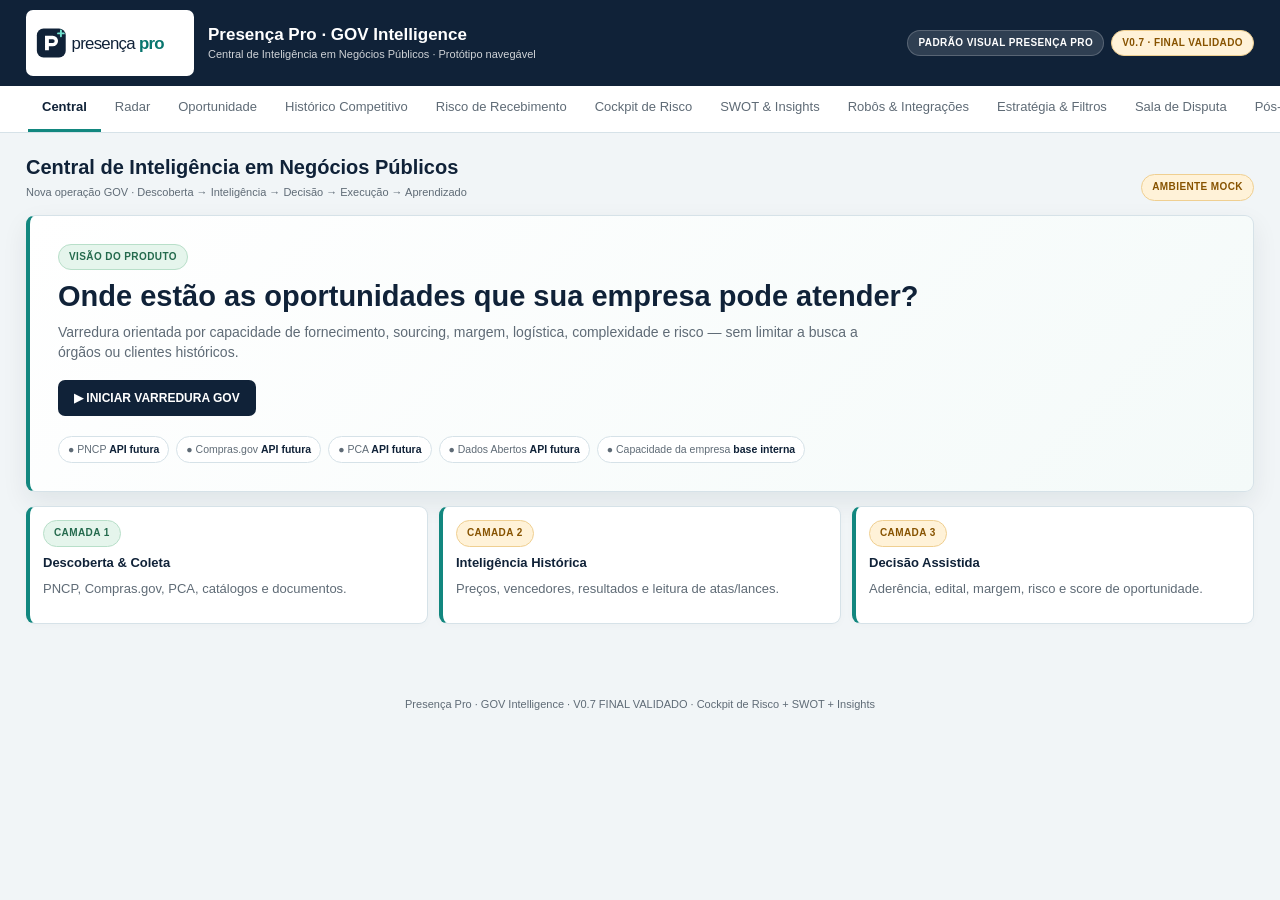
<file: gov-intelligence/index.html>
<!doctype html>
<html lang="pt-BR">
<head>
<meta charset="utf-8"><meta name="viewport" content="width=device-width,initial-scale=1">
<title>Presença Pro · GOV Intelligence V0.7 FINAL</title>
<meta name="robots" content="noindex,nofollow">
<style>
:root{--n:#102238;--b:#12877F;--bg:#F1F5F7;--ln:#D6E2E8;--tx:#17212B;--g:#5F6B76;--ok:#247454;--w:#A96B10;--d:#E62B2E;--soft:#E9F7F5;--white:#fff;--shadow:0 10px 26px rgba(16,34,56,.08)}
*{box-sizing:border-box}html,body{max-width:100%}body{margin:0;background:var(--bg);font:13px/1.45 -apple-system,"Segoe UI",Roboto,Arial,sans-serif;color:var(--tx)}
header{background:var(--n);color:#fff;padding:10px 26px;display:flex;justify-content:space-between;align-items:center;gap:16px}
.brand{display:flex;gap:14px;align-items:center;min-width:0}.logo-wrap{background:#fff;border-radius:7px;width:168px;height:66px;display:flex;align-items:center;justify-content:center;overflow:hidden;padding:3px 7px;position:relative;flex:0 0 auto}.logo-wrap img{width:100%;height:100%;object-fit:contain}.logo-fallback{display:none;color:var(--n);font-size:18px;font-weight:900;letter-spacing:.4px}.brand-copy{min-width:0}.ttl{font-size:17px;font-weight:800}.sub{font-size:11px;color:#ffffffcc}.header-badges{display:flex;gap:7px;align-items:center;flex-wrap:wrap;justify-content:flex-end}
.badge{display:inline-block;padding:5px 10px;border-radius:20px;font-size:10px;font-weight:800;letter-spacing:.04em;white-space:nowrap}.badge.mock{background:#fff2d8;color:#875300;border:1px solid #efcf91}.badge.real{background:#e5f5ec;color:#246a4d;border:1px solid #b8dfc9}.badge.info{background:#ffffff22;color:#fff;border:1px solid #ffffff33}
nav.nav{display:flex;background:#fff;border-bottom:1px solid var(--ln);padding:0 28px;overflow:auto;position:sticky;top:0;z-index:20}.nav button{border:0;background:none;padding:12px 14px;color:var(--g);cursor:pointer;border-bottom:3px solid transparent;white-space:nowrap;font:inherit}.nav button:hover{color:var(--n)}.nav button.active{color:var(--n);border-color:var(--b);font-weight:700}
main{max-width:1320px;margin:auto;padding:20px 26px 60px}.page-head{display:flex;justify-content:space-between;align-items:end;gap:12px;flex-wrap:wrap;margin-bottom:14px}.page-head h1{margin:0;color:var(--n);font-size:20px}.meta{font-size:11px;color:var(--g);margin-top:3px}.view{display:none}.view.active{display:block}
.hero{padding:28px;background:linear-gradient(135deg,#fff 0%,#F4FAF9 100%);border:1px solid var(--ln);border-left:4px solid var(--b);border-radius:9px;box-shadow:var(--shadow)}.hero h2{font-size:29px;line-height:1.15;color:var(--n);margin:10px 0 8px}.hero p{max-width:800px;color:var(--g);font-size:14px;margin:0}.start{margin-top:18px;border:0;border-radius:7px;padding:11px 16px;font-weight:800;background:var(--n);color:#fff;cursor:pointer;font-size:12px}.start:hover{background:#183e4b}.sources{display:flex;gap:7px;flex-wrap:wrap;margin-top:20px}.source{border:1px solid var(--ln);background:#fff;border-radius:14px;padding:5px 9px;color:var(--g);font-size:10.5px}.source b{color:var(--n)}
.scan{margin-top:18px;display:none;padding:18px;border:1px solid var(--ln);border-radius:9px;background:#fff}.scanhead{display:grid;grid-template-columns:132px 1fr;gap:20px;align-items:center;margin-bottom:15px}.ring{width:120px;height:120px;border-radius:50%;display:grid;place-items:center;background:conic-gradient(var(--b) 0deg,#E2ECEE 0deg);position:relative}.ring:after{content:"";position:absolute;inset:10px;border-radius:50%;background:#fff}.ringval{position:relative;z-index:1;font-size:28px;font-weight:900;color:var(--n)}.phase{font-size:16px;font-weight:800;color:var(--n);margin-bottom:5px}.records{font-size:27px;font-weight:900;color:var(--n)}.recordslabel,.muted{color:var(--g)}.recordslabel{font-size:10.5px}.scanmeta{display:grid;grid-template-columns:repeat(3,1fr);gap:8px;margin-top:10px}.scanmini{padding:9px;border:1px solid var(--ln);border-radius:7px;background:#F7FAFA}.scanmini b{display:block;font-size:16px;color:var(--n);margin-top:1px}.scanline{height:8px;border-radius:8px;background:#E2ECEE;overflow:hidden}.scanbar{height:100%;width:0;background:linear-gradient(90deg,var(--n),var(--b));transition:width .4s}.log{margin-top:12px;color:var(--g);min-height:58px;padding:9px 11px;background:var(--soft);border-radius:7px;border:1px solid #BFE1DB}.sourcebox{font-size:10.5px;color:var(--g);border-top:1px solid var(--ln);margin-top:12px;padding-top:10px}
.section{margin-top:14px}.section h3{margin:0 0 9px;color:var(--n);font-size:14px}.grid4{display:grid;grid-template-columns:repeat(4,1fr);gap:11px}.kpi,.card{background:#fff;border:1px solid var(--ln);border-radius:9px;padding:13px;margin-bottom:13px}.kpi{border-left:4px solid var(--b);min-height:88px}.kpi strong{display:block;font-size:19px;color:var(--n);margin-top:5px}.kpi span{font-size:9.5px;text-transform:uppercase;letter-spacing:.05em;color:var(--g);font-weight:700}.card{box-shadow:0 2px 8px rgba(17,33,43,.025)}.card h2,.card h3{color:var(--n)}
.toolbar{display:flex;gap:8px;align-items:center;flex-wrap:wrap;margin-bottom:12px}.chip,.tag{border:1px solid var(--ln);border-radius:12px;background:#fff;color:var(--g);padding:4px 8px;font-size:10px}.tag{background:#E4F4F1;color:#11665F;border-color:#BFE1DB;display:inline-block;margin:2px 4px 2px 0}
.table{width:100%;border-collapse:collapse;font-size:12px;background:#fff}.table th{background:var(--n);color:#fff;text-align:left;padding:7px;font-size:10px;text-transform:uppercase}.table td{padding:8px;border-bottom:1px solid var(--ln)}.table tr:hover td{background:#F4FAF9}.score{font-weight:900;color:var(--ok)}.open{border:1px solid var(--ln);background:#fff;color:var(--n);border-radius:7px;padding:6px 9px;cursor:pointer;font-weight:700}.open:hover{background:var(--soft);border-color:#9DCEC8}
.cols{display:grid;grid-template-columns:1.25fr .75fr;gap:14px}.bigscore{font-size:48px;font-weight:900;color:var(--ok);line-height:1}.meter{display:grid;grid-template-columns:120px 1fr 30px;gap:9px;align-items:center;margin:8px 0;font-size:11px}.track{height:7px;background:#E2ECEE;border-radius:9px;overflow:hidden}.fill{height:100%;background:linear-gradient(90deg,var(--n),var(--b))}.tabs{display:flex;gap:6px;margin:14px 0 10px;flex-wrap:wrap}.tabs button{border:1px solid var(--ln);background:#fff;color:var(--g);padding:7px 9px;border-radius:7px;cursor:pointer;font:inherit}.tabs button.on{background:var(--n);border-color:var(--n);color:#fff;font-weight:700}
.alert{padding:10px 13px;background:#fff8e5;border:1px solid #f2d58a;border-left:4px solid var(--w);border-radius:8px;margin-bottom:11px}.alert.good{background:#eff8f4;border-color:#c3e4d4;border-left-color:var(--ok)}
.robot{display:grid;grid-template-columns:repeat(3,1fr);gap:11px}.robot .card{border-left:4px solid var(--b);min-height:118px}.robot .card strong{display:block;color:var(--n);margin:7px 0}.flow{display:flex;gap:7px;align-items:center;flex-wrap:wrap}.node{padding:7px 9px;border:1px solid var(--ln);border-radius:7px;background:#F7FAFA;color:var(--n);font-size:11px}.arrow{color:var(--b);font-weight:900}
.decision{display:flex;gap:8px;margin-top:15px;flex-wrap:wrap}.decision button{border:0;border-radius:7px;padding:9px 11px;font-weight:800;cursor:pointer;font-size:11px}.approve{background:var(--ok);color:#fff}.review{background:#e9b64d;color:#513500}.reject{background:#f7e8e8;color:#9b2628;border:1px solid #eac6c7!important}
.live{display:grid;grid-template-columns:1fr 1fr;gap:14px}.liveprice{font-size:34px;font-weight:900;color:var(--n)}.pulse{width:8px;height:8px;background:var(--d);border-radius:50%;display:inline-block;box-shadow:0 0 0 0 rgba(230,43,46,.45);animation:pulse 1.5s infinite}@keyframes pulse{70%{box-shadow:0 0 0 9px rgba(230,43,46,0)}}
.filtergrid{display:grid;grid-template-columns:repeat(3,1fr);gap:12px}.filtergrid label{display:block;color:var(--g);font-size:10.5px;margin-bottom:4px}.filtergrid select,.filtergrid input{width:100%;background:#fff;color:var(--tx);border:1px solid var(--ln);border-radius:7px;padding:8px;font:inherit}
footer{text-align:center;color:var(--g);font-size:11px;padding:0 10px 22px}
@media(max-width:980px){.grid4,.robot,.filtergrid{grid-template-columns:repeat(2,1fr)}.cols,.live{grid-template-columns:1fr}}
@media(max-width:620px){html,body{overflow-x:hidden}header{display:block;padding:10px 12px}.brand{width:100%;gap:10px}.logo-wrap{width:108px;height:44px;flex:0 0 108px}.ttl{font-size:13px}.sub{font-size:10px}.header-badges{justify-content:flex-start;margin-top:8px}.badge{white-space:normal}.nav{width:100%;padding:0 5px!important;overflow-x:auto;-webkit-overflow-scrolling:touch}.nav button{flex:0 0 auto;padding:10px 9px;font-size:11px}main{padding:12px 10px 44px}.page-head{align-items:flex-start}.page-head h1{font-size:16px}.hero{padding:18px}.hero h2{font-size:23px}.grid4,.robot,.filtergrid,.cols,.live{grid-template-columns:minmax(0,1fr)}.scanhead{grid-template-columns:1fr;text-align:center}.ring{margin:auto}.scanmeta{grid-template-columns:1fr}.kpi,.card,.alert{min-width:0;max-width:100%}.table{display:block;width:100%;max-width:100%;overflow-x:auto;-webkit-overflow-scrolling:touch}.table th,.table td{white-space:nowrap}.meter{grid-template-columns:90px 1fr 28px}.flow{align-items:flex-start}.logo-fallback{font-size:14px}}

.engineboard{display:grid;grid-template-columns:repeat(4,1fr);gap:8px;margin-top:12px}.engineitem{border:1px solid var(--ln);border-radius:8px;background:#F7FAFA;padding:9px 10px;min-height:60px}.engineitem .estate{display:flex;align-items:center;gap:6px;font-size:10px;color:var(--g);margin-top:5px}.edot{width:8px;height:8px;border-radius:50%;background:#a8b3bd;display:inline-block}.engineitem.active{border-color:#8ACDC4;background:var(--soft)}.engineitem.active .edot{background:var(--b);box-shadow:0 0 0 5px rgba(18,135,127,.12)}.engineitem.done .edot{background:var(--ok)}.engineitem b{font-size:11px;color:var(--n)}
.tabpane{display:none}.tabpane.on{display:block}.tabs button{transition:.15s}.history-actions{display:flex;gap:6px;flex-wrap:wrap}.mini-btn{border:1px solid var(--ln);background:#fff;color:var(--n);border-radius:6px;padding:5px 7px;font-size:10px;font-weight:700;cursor:pointer}.mini-btn:hover{background:var(--soft)}.history-detail{margin-top:12px}.source-flag{font-size:9px;padding:2px 6px;border-radius:9px;background:#E4F4F1;color:#11665F;white-space:nowrap}.source-flag.ata{background:#fff4d8;color:#875300}.engine-output{min-height:142px}.engine-output h3{margin-top:4px}.engine-output ul{margin:8px 0 0 18px;padding:0}.engine-output li{margin:4px 0}.source-map{display:grid;grid-template-columns:1fr 1fr;gap:10px}.source-map .card{margin-bottom:0}.hist-kpis{display:grid;grid-template-columns:repeat(5,1fr);gap:10px}.hist-kpis .kpi{margin-bottom:0}.spark{height:8px;border-radius:8px;background:#E2ECEE;overflow:hidden;margin-top:5px}.spark span{display:block;height:100%;background:linear-gradient(90deg,var(--n),var(--b))}
@media(max-width:980px){.engineboard{grid-template-columns:repeat(2,1fr)}.hist-kpis{grid-template-columns:repeat(2,1fr)}.source-map{grid-template-columns:1fr}}
@media(max-width:620px){.engineboard,.hist-kpis{grid-template-columns:1fr}}

.risk-kpis{display:grid;grid-template-columns:repeat(5,1fr);gap:10px}.risk-kpis .kpi{margin-bottom:0}
.risk-low{color:#16834a}.risk-mid{color:#b26a00}.risk-high{color:#b52b2b}
.confidence{display:inline-flex;align-items:center;gap:5px;font-size:9px;font-weight:800;padding:3px 7px;border-radius:10px;background:#eaf6ef;color:#176b40}
.confidence.mid{background:#fff4d8;color:#875300}.confidence.low{background:#fdebec;color:#9b2525}
.swot-grid{display:grid;grid-template-columns:1fr 1fr;gap:10px}
.swot-card{border:1px solid var(--ln);border-radius:10px;background:#fff;padding:14px}
.swot-card h3{margin:0 0 8px;font-size:15px}.swot-card ul{margin:0;padding-left:18px}
.swot-card li{margin:6px 0;font-size:12px;line-height:1.35}
.swot-card.strength h3{color:#167447}.swot-card.weakness h3{color:#a35a00}
.swot-card.opportunity h3{color:#11665F}.swot-card.threat h3{color:#a12b2b}
.insight-grid{display:grid;grid-template-columns:repeat(3,1fr);gap:10px}
.insight-card{background:#F4FAF9;border:1px solid var(--ln);border-radius:9px;padding:12px}
.insight-card b{display:block;color:var(--n);margin-bottom:5px}
.insight-card span{font-size:11px;color:var(--g);line-height:1.35;display:block}
.risk-grid{display:grid;grid-template-columns:repeat(5,1fr);gap:10px}
.risk-card{border:1px solid var(--ln);background:#fff;border-radius:10px;padding:12px}
.risk-card strong{font-size:13px}.risk-score{font-size:27px;font-weight:800;line-height:1;margin:8px 0 4px}
.risk-note{font-size:10px;color:var(--g);line-height:1.3}
.risk-pill{display:inline-block;font-size:9px;font-weight:800;padding:3px 7px;border-radius:10px}
.risk-pill.low{background:#eaf6ef;color:#176b40}.risk-pill.mid{background:#fff4d8;color:#875300}.risk-pill.high{background:#fdebec;color:#9b2525}
.risk-summary{display:grid;grid-template-columns:160px 1fr;gap:14px;align-items:center}
.risk-total{border:1px solid var(--ln);border-radius:12px;padding:15px;text-align:center;background:#F4FAF9}
.risk-total .n{font-size:44px;font-weight:800;color:var(--n)}
@media(max-width:980px){.risk-kpis{grid-template-columns:repeat(2,1fr)}.insight-grid{grid-template-columns:1fr}.risk-grid{grid-template-columns:repeat(2,1fr)}}
@media(max-width:620px){.risk-kpis,.swot-grid,.risk-grid,.risk-summary{grid-template-columns:1fr}}

</style>
</head>
<body>
<header>
  <div class="brand">
    <div class="logo-wrap">
      <svg xmlns="http://www.w3.org/2000/svg" viewBox="0 0 320 100" role="img" aria-label="Presença Pro" style="width:100%;height:100%"><rect x="8" y="20" width="60" height="60" rx="14" fill="#102238"/><path d="M25 65V35h16a11 11 0 0 1 0 22H33v8z M33 42v8h8a4 4 0 0 0 0-8z" fill="#fff" fill-rule="evenodd"/><path d="M52 30h12m-6-6v12" stroke="#71e1ce" stroke-width="4" stroke-linecap="round"/><text x="80" y="62" font-family="Segoe UI,Arial,sans-serif" font-size="35" letter-spacing="-1.5" fill="#102238">presença<tspan font-weight="800" fill="#08756e"> pro</tspan></text></svg>
      <span class="logo-fallback">Presença Pro</span>
    </div>
    <div class="brand-copy"><div class="ttl">Presença Pro · GOV Intelligence</div><div class="sub">Central de Inteligência em Negócios Públicos · Protótipo navegável</div></div>
  </div>
  <div class="header-badges"><span class="badge info">PADRÃO VISUAL PRESENÇA PRO</span><span class="badge mock">V0.7 · FINAL VALIDADO</span></div>
</header>
<nav class="nav">
<button class="active" data-v="home">Central</button>
<button data-v="radar">Radar</button>
<button data-v="detail">Oportunidade</button>
<button data-v="history">Histórico Competitivo</button>
<button data-v="paymentrisk">Risco de Recebimento</button>
<button data-v="riskcockpit">Cockpit de Risco</button>
<button data-v="swot">SWOT & Insights</button>
<button data-v="robots">Robôs & Integrações</button>
<button data-v="filters">Estratégia & Filtros</button>
<button data-v="live">Sala de Disputa</button>
<button data-v="post">Pós-certame</button>
</nav>
<main>
<div class="page-head"><div><h1 id="title">Central de Inteligência em Negócios Públicos</h1><div class="meta">Nova operação GOV · Descoberta → Inteligência → Decisão → Execução → Aprendizado</div></div><span class="badge mock">AMBIENTE MOCK</span></div>
<section id="home" class="view active"><div class="hero"><span class="badge real">VISÃO DO PRODUTO</span><h2>Onde estão as oportunidades que sua empresa pode atender?</h2><p>Varredura orientada por capacidade de fornecimento, sourcing, margem, logística, complexidade e risco — sem limitar a busca a órgãos ou clientes históricos.</p><button class="start" id="start">▶ INICIAR VARREDURA GOV</button><div class="sources"><span class="source">● PNCP <b>API futura</b></span><span class="source">● Compras.gov <b>API futura</b></span><span class="source">● PCA <b>API futura</b></span><span class="source">● Dados Abertos <b>API futura</b></span><span class="source">● Capacidade da empresa <b>base interna</b></span></div><div class="scan" id="scan"><div class="scanhead"><div class="ring" id="ring"><div class="ringval" id="pct">0%</div></div><div><div class="phase" id="phase">Preparando motores de busca...</div><div class="records" id="records">0</div><div class="recordslabel">registros simulados processados</div><div class="scanmeta"><div class="scanmini"><span class="muted">Contratações</span><b id="m1">0</b></div><div class="scanmini"><span class="muted">Itens analisados</span><b id="m2">0</b></div><div class="scanmini"><span class="muted">Candidatas</span><b id="m3">0</b></div></div></div></div><div class="scanline"><div class="scanbar" id="scanbar"></div></div><div class="log" id="log"></div><div class="engineboard" id="engineboard">
<div class="engineitem" data-engine="0"><b>01 · Source Collector</b><div class="estate"><span class="edot"></span><span>Aguardando fontes GOV</span></div></div>
<div class="engineitem" data-engine="1"><b>02 · Opportunity Scanner</b><div class="estate"><span class="edot"></span><span>Busca e deduplicação</span></div></div>
<div class="engineitem" data-engine="2"><b>03 · Catalog Normalizer</b><div class="estate"><span class="edot"></span><span>CATMAT/CATSER e descrição</span></div></div>
<div class="engineitem" data-engine="3"><b>04 · Capability Matcher</b><div class="estate"><span class="edot"></span><span>Capacidade e sourcing</span></div></div>
<div class="engineitem" data-engine="4"><b>05 · Historical Intelligence</b><div class="estate"><span class="edot"></span><span>Preços, vencedores e resultados</span></div></div>
<div class="engineitem" data-engine="5"><b>06 · Edital AI</b><div class="estate"><span class="edot"></span><span>Requisitos, prazos e riscos</span></div></div>
<div class="engineitem" data-engine="6"><b>07 · Price & Risk Engine</b><div class="estate"><span class="edot"></span><span>Margem e limite</span></div></div>
<div class="engineitem" data-engine="7"><b>08 · Opportunity Score</b><div class="estate"><span class="edot"></span><span>Priorização final</span></div></div>
</div><div class="sourcebox"><span class="badge mock">SIMULAÇÃO</span> O volume exibido nesta versão demonstra a experiência operacional. Com as APIs conectadas, os contadores passam a refletir registros efetivamente consultados/processados.</div></div></div><div class="section"><div class="robot"><div class="card"><span class="badge real">CAMADA 1</span><strong>Descoberta & Coleta</strong><span class="muted">PNCP, Compras.gov, PCA, catálogos e documentos.</span></div><div class="card"><span class="badge mock">CAMADA 2</span><strong>Inteligência Histórica</strong><span class="muted">Preços, vencedores, resultados e leitura de atas/lances.</span></div><div class="card"><span class="badge mock">CAMADA 3</span><strong>Decisão Assistida</strong><span class="muted">Aderência, edital, margem, risco e score de oportunidade.</span></div></div></div></section>
<section id="radar" class="view"><div class="grid4"><div class="kpi"><span>Oportunidades analisadas</span><strong>4.823</strong></div><div class="kpi"><span>Compatíveis</span><strong>184</strong></div><div class="kpi"><span>Prioritárias</span><strong>11</strong></div><div class="kpi"><span>Potencial mapeado</span><strong>R$ 1,84 mi</strong></div></div><div class="section"><div class="toolbar"><span class="chip">CE + Nordeste</span><span class="chip">Fornecimento</span><span class="chip">R$ 10 mil+</span><span class="chip">Histórico + Novas categorias</span></div><table class="table"><thead><tr><th>Score</th><th>Objeto</th><th>Origem</th><th>Valor</th><th>Capacidade</th><th>Abertura</th><th></th></tr></thead><tbody>
<tr><td class="score">94</td><td>Equipamentos de climatização</td><td>Compras.gov</td><td>R$ 184.500</td><td><span class="tag">Histórico</span></td><td>23/11</td><td><button class="open goDetail">Analisar →</button></td></tr>
<tr><td class="score">91</td><td>Óleos e fluidos automotivos</td><td>PNCP</td><td>R$ 96.300</td><td><span class="tag">Histórico</span></td><td>24/11</td><td><button class="open goDetail">Analisar →</button></td></tr>
<tr><td class="score">87</td><td>Sistema de CFTV e acessórios</td><td>Compras.gov</td><td>R$ 218.000</td><td><span class="tag">Histórico</span></td><td>26/11</td><td><button class="open goDetail">Analisar →</button></td></tr>
<tr><td class="score">82</td><td>Materiais termoplásticos / PP</td><td>PNCP</td><td>R$ 74.800</td><td><span class="tag">Histórico</span></td><td>27/11</td><td><button class="open goDetail">Analisar →</button></td></tr>
<tr><td class="score" style="color:var(--w)">78</td><td>Equipamentos de armazenagem</td><td>PCA</td><td>R$ 143.200</td><td><span class="tag">Nova categoria</span></td><td>Planejada</td><td><button class="open goDetail">Analisar →</button></td></tr>
</tbody></table></div><div class="sourcebox">DEMONSTRAÇÃO: os números e oportunidades desta tela são simulados. A estrutura foi desenhada para receber dados de PNCP, Compras.gov, PCA e bases internas.</div></section>
<section id="detail" class="view"><div class="cols"><div class="card"><span class="badge mock">OPORTUNIDADE SIMULADA</span><h2 style="margin-bottom:5px">Pregão 90042/2026</h2><div class="muted">Aquisição de equipamentos de climatização • abertura 23/11/2026</div>
<div class="tabs detail-tabs"><button class="on" data-tab="overview">Visão geral</button><button data-tab="items">Itens</button><button data-tab="prices">Preços</button><button data-tab="competition">Concorrência</button><button data-tab="edital">Edital IA</button></div>
<div class="tabpane on" id="tab-overview"><div class="alert good"><b>Recomendação: PARTICIPAR.</b> Boa compatibilidade comercial, sourcing viável e logística favorável.</div><div class="alert"><b>Atenção:</b> prazo de entrega de 10 dias e pagamento previsto em 30 dias após aceite.</div><h3>Leitura estruturada da oportunidade</h3><table class="table"><tbody><tr><td>Objeto</td><td>Equipamentos de climatização</td></tr><tr><td>Valor estimado</td><td>R$ 184.500</td></tr><tr><td>Entrega</td><td>Fortaleza/CE</td></tr><tr><td>SRP</td><td>Sim</td></tr><tr><td>Equivalente</td><td>Permitido, mediante especificações</td></tr><tr><td>Amostra</td><td>Não identificada</td></tr><tr><td>Pagamento</td><td>30 dias</td></tr></tbody></table></div>
<div class="tabpane" id="tab-items"><h3>Itens mapeados</h3><table class="table"><thead><tr><th>Item</th><th>Descrição</th><th>Qtd.</th><th>Estimado</th><th>Aderência</th></tr></thead><tbody><tr><td>01</td><td>Equipamento 18.000 BTU</td><td>28</td><td>R$ 3.180/un.</td><td><span class="score">96</span></td></tr><tr><td>02</td><td>Equipamento 24.000 BTU</td><td>16</td><td>R$ 4.380/un.</td><td><span class="score">91</span></td></tr><tr><td>03</td><td>Acessórios de instalação</td><td>44</td><td>R$ 580/un.</td><td><span class="score">78</span></td></tr></tbody></table></div>
<div class="tabpane" id="tab-prices"><div class="alert good"><b>Price Intelligence:</b> 37 resultados históricos comparáveis foram usados nesta simulação.</div><table class="table"><thead><tr><th>Indicador</th><th>Valor</th><th>Fonte prevista</th></tr></thead><tbody><tr><td>Estimativa atual</td><td>R$ 3.180</td><td>Edital/PNCP</td></tr><tr><td>Mediana histórica</td><td>R$ 3.042</td><td>Pesquisa de Preços / Resultados</td></tr><tr><td>Menor vencedor observado</td><td>R$ 2.890</td><td>Compras.gov</td></tr><tr><td>Último valor homologado</td><td>R$ 2.974</td><td>Resultado do item</td></tr><tr><td>Limite interno simulado</td><td><b>R$ 2.790</b></td><td>Motor interno</td></tr></tbody></table><div class="decision"><button class="review goHistory">Abrir histórico competitivo →</button></div></div>
<div class="tabpane" id="tab-competition"><h3>Mapa competitivo simulado</h3><table class="table"><thead><tr><th>Fornecedor</th><th>Vitórias comparáveis</th><th>Faixa vencedora</th><th>Último resultado</th></tr></thead><tbody><tr><td>Fornecedor Alfa</td><td>8</td><td>R$ 2.890–3.060</td><td>R$ 2.974</td></tr><tr><td>Fornecedor Beta</td><td>5</td><td>R$ 2.940–3.140</td><td>R$ 3.020</td></tr><tr><td>Fornecedor Gama</td><td>4</td><td>R$ 3.000–3.190</td><td>R$ 3.085</td></tr></tbody></table><div class="sourcebox"><span class="source-flag">API estruturada</span> vencedor, menor lance/valor negociado/homologado quando disponibilizados. <span class="source-flag ata">Ata/Lance Reader</span> sequência completa de propostas e lances quando houver ata pública acessível.</div><div class="decision"><button class="review goHistory">Explorar histórico completo →</button></div></div>
<div class="tabpane" id="tab-edital"><h3>Edital AI</h3><div class="alert"><b>Risco principal:</b> prazo de entrega de 10 dias.</div><table class="table"><tbody><tr><td>Habilitação</td><td>Sem exigência especial identificada</td></tr><tr><td>Marca de referência</td><td>Há referência técnica; equivalente permitido</td></tr><tr><td>Garantia</td><td>12 meses</td></tr><tr><td>Multa por atraso</td><td>Cláusula localizada para revisão humana</td></tr><tr><td>Trechos críticos</td><td>6 trechos sinalizados</td></tr></tbody></table></div>
<div class="decision"><button class="approve">Aprovar participação</button><button class="review">Revisão humana</button><button class="reject">Descartar</button></div></div><div><div class="card"><span class="muted">ADERÊNCIA</span><div class="bigscore">94</div><div class="meter"><span>Produto</span><div class="track"><div class="fill" style="width:96%"></div></div><b>96</b></div><div class="meter"><span>Sourcing</span><div class="track"><div class="fill" style="width:93%"></div></div><b>93</b></div><div class="meter"><span>Logística</span><div class="track"><div class="fill" style="width:88%"></div></div><b>88</b></div><div class="meter"><span>Financeiro</span><div class="track"><div class="fill" style="width:79%"></div></div><b>79</b></div><div class="meter"><span>Risco geral</span><div class="track"><div class="fill" style="width:76%"></div></div><b>76</b></div><button class="mini-btn goRiskCockpit">Abrir composição do risco →</button></div><div class="card section"><span class="badge mock">RISCO DE RECEBIMENTO · SIMULADO</span><h3 style="margin:8px 0 4px">Prazo histórico estimado: <span class="risk-low">27 dias</span></h3><div class="muted">Prazo do edital: 30 dias após aceite · confiança da amostra: alta</div><div class="meter"><span>Recebimento</span><div class="track"><div class="fill" style="width:88%"></div></div><b>88</b></div><div class="sourcebox">Motor cruza empenho → liquidação → pagamento e mede o prazo efetivo quando a fonte pública oferece essas datas.</div><button class="mini-btn goPaymentRisk">Abrir análise de recebimento →</button></div><div class="card section"><b>Como chegamos aqui?</b><div class="sourcebox">Source Collector → Opportunity Scanner → Catalog Normalizer → Capability Matcher → Historical Intelligence → Edital AI → Price & Risk Engine → Opportunity Score.<br><br><span class="badge mock">MOCK</span> Cada estágio mantém rastreabilidade de fonte e saída.</div></div></div></div></section>
<section id="history" class="view"><div class="hist-kpis"><div class="kpi"><span>Pregões comparáveis</span><strong>128</strong></div><div class="kpi"><span>Itens/resultados</span><strong>684</strong></div><div class="kpi"><span>Fornecedores mapeados</span><strong>73</strong></div><div class="kpi"><span>Mediana de desconto</span><strong>8,7%</strong></div><div class="kpi"><span>Período</span><strong>24 meses</strong></div></div>
<div class="section card"><div class="page-head" style="margin-bottom:10px"><div><h3>Histórico Competitivo</h3><div class="muted">Simulação da camada que consolida resultados anteriores para apoiar preço, concorrência e estratégia.</div></div><span class="badge mock">DADOS DEMONSTRATIVOS</span></div><div class="filtergrid"><div><label>Família / item</label><input value="Climatização"></div><div><label>Órgão / UASG</label><input placeholder="Todos"></div><div><label>Fornecedor</label><input placeholder="Todos"></div><div><label>Período</label><select><option>Últimos 24 meses</option><option>12 meses</option><option>36 meses</option></select></div><div><label>UF</label><select><option>Brasil</option><option>CE</option><option>Nordeste</option></select></div><div><label>Resultado</label><select><option>Homologados + adjudicados</option><option>Todos</option></select></div></div></div>
<div class="section card"><table class="table"><thead><tr><th>Data</th><th>Órgão</th><th>Item</th><th>Vencedor</th><th>Estimado</th><th>Melhor lance</th><th>Homologado</th><th>Fonte</th><th></th></tr></thead><tbody>
<tr><td>04/11/26</td><td>Órgão Federal A</td><td>18.000 BTU</td><td>Fornecedor Alfa</td><td>R$ 3.240</td><td>R$ 2.974</td><td>R$ 2.974</td><td><span class="source-flag">API</span></td><td><button class="mini-btn histDetail">Detalhar</button></td></tr>
<tr><td>18/10/26</td><td>Órgão Federal B</td><td>18.000 BTU</td><td>Fornecedor Beta</td><td>R$ 3.190</td><td>R$ 3.020</td><td>R$ 3.020</td><td><span class="source-flag">API</span></td><td><button class="mini-btn histDetail">Detalhar</button></td></tr>
<tr><td>29/09/26</td><td>Autarquia Federal C</td><td>24.000 BTU</td><td>Fornecedor Gama</td><td>R$ 4.520</td><td>R$ 4.110</td><td>R$ 4.090</td><td><span class="source-flag ata">ATA + API</span></td><td><button class="mini-btn histDetail">Detalhar</button></td></tr>
<tr><td>11/08/26</td><td>Instituto Federal D</td><td>18.000 BTU</td><td>Fornecedor Alfa</td><td>R$ 3.300</td><td>R$ 2.890</td><td>R$ 2.920</td><td><span class="source-flag ata">ATA + API</span></td><td><button class="mini-btn histDetail">Detalhar</button></td></tr>
</tbody></table></div>
<div class="history-detail card" id="historyDetail"><div class="cols"><div><span class="badge mock">SIMULAÇÃO HISTÓRICA</span><h3>Pregão histórico · Item 01 — 18.000 BTU</h3><table class="table"><tbody><tr><td>Estimado</td><td>R$ 3.240,00</td></tr><tr><td>Melhor lance</td><td><b>R$ 2.974,00</b></td></tr><tr><td>Negociado</td><td>R$ 2.974,00</td></tr><tr><td>Homologado</td><td>R$ 2.974,00</td></tr><tr><td>Vencedor</td><td>Fornecedor Alfa</td></tr><tr><td>Economia vs. estimado</td><td>8,2%</td></tr></tbody></table></div><div><h3>Linha de disputa</h3><div class="meter"><span>Abertura</span><div class="track"><div class="fill" style="width:100%"></div></div><b>3.240</b></div><div class="meter"><span>1º corte</span><div class="track"><div class="fill" style="width:94%"></div></div><b>3.060</b></div><div class="meter"><span>2º corte</span><div class="track"><div class="fill" style="width:92%"></div></div><b>2.990</b></div><div class="meter"><span>Vencedor</span><div class="track"><div class="fill" style="width:91%"></div></div><b>2.974</b></div><div class="sourcebox"><span class="source-flag">API</span> campos estruturados de resultado. <span class="source-flag ata">ATA</span> sequência detalhada de lances, quando disponível.</div></div></div></div>
<div class="section source-map"><div class="card"><h3>O que o robô consolida por item</h3><p class="muted">Órgão/UASG · descrição · CATMAT/CATSER · quantidade · estimativa · vencedor · melhor lance · negociado · homologado · data · classificação · desconto.</p></div><div class="card"><h3>O que o leitor de ata acrescenta</h3><p class="muted">Propostas iniciais · sequência de lances · horários/eventos · negociação · mensagens relevantes · comportamento competitivo, quando o documento público permitir extração.</p></div></div></section>

<section id="paymentrisk" class="view">
  <div class="risk-kpis">
    <div class="kpi"><span>Prazo médio efetivo</span><strong>34 dias</strong></div>
    <div class="kpi"><span>Mediana</span><strong>29 dias</strong></div>
    <div class="kpi"><span>P90</span><strong>61 dias</strong></div>
    <div class="kpi"><span>Pagamentos no prazo</span><strong>78%</strong></div>
    <div class="kpi"><span>Cobertura da amostra</span><strong>82%</strong></div>
  </div>
  <div class="section card">
    <div class="page-head" style="margin-bottom:10px">
      <div><h3>Risco de Recebimento</h3><div class="muted">Prazo real observado entre atesto/liquidação e pagamento, conforme disponibilidade das fontes públicas.</div></div>
      <span class="badge mock">DADOS DEMONSTRATIVOS</span>
    </div>
    <div class="filtergrid">
      <div><label>Prazo histórico</label><select><option>Todos</option><option>Até 30 dias</option><option>31–45 dias</option><option>46–60 dias</option><option>61–90 dias</option><option>Acima de 90 dias</option></select></div>
      <div><label>Nível de risco</label><select><option>Todos</option><option>Baixo</option><option>Médio</option><option>Alto</option></select></div>
      <div><label>Esfera</label><select><option>Todas</option><option>Federal</option><option>Estadual</option><option>Municipal</option></select></div>
      <div><label>UF</label><select><option>Brasil</option><option>CE</option><option>Nordeste</option></select></div>
      <div><label>Confiança mínima</label><select><option>Média ou alta</option><option>Somente alta</option><option>Qualquer</option></select></div>
      <div><label>Período histórico</label><select><option>24 meses</option><option>12 meses</option><option>36 meses</option></select></div>
    </div>
  </div>
  <div class="section card">
    <table class="table"><thead><tr><th>Órgão / unidade</th><th>Esfera</th><th>Prazo edital</th><th>Média efetiva</th><th>P90</th><th>No prazo</th><th>Risco</th><th>Confiança</th></tr></thead><tbody>
      <tr><td>Órgão Federal A</td><td>Federal</td><td>30 dias</td><td>24 dias</td><td>38 dias</td><td>91%</td><td><b class="risk-low">Baixo</b></td><td><span class="confidence">ALTA</span></td></tr>
      <tr><td>Autarquia Federal B</td><td>Federal</td><td>30 dias</td><td>37 dias</td><td>56 dias</td><td>74%</td><td><b class="risk-mid">Médio</b></td><td><span class="confidence">ALTA</span></td></tr>
      <tr><td>Órgão Estadual C</td><td>Estadual</td><td>30 dias</td><td>48 dias</td><td>79 dias</td><td>62%</td><td><b class="risk-mid">Médio</b></td><td><span class="confidence mid">MÉDIA</span></td></tr>
      <tr><td>Município D</td><td>Municipal</td><td>30 dias</td><td>—</td><td>—</td><td>—</td><td><b>Sem evidência</b></td><td><span class="confidence low">BAIXA</span></td></tr>
    </tbody></table>
    <div class="sourcebox"><b>Regra:</b> ausência de dado não significa risco baixo. O motor deve exibir <b>SEM EVIDÊNCIA SUFICIENTE</b> quando a amostra não sustentar conclusão confiável.</div>
  </div>
  <div class="section cols">
    <div class="card"><h3>Como o indicador é calculado</h3><p class="muted">Contratação/empenho → atesto/liquidação → pagamento → dias efetivos. O motor calcula média, mediana, P75/P90, percentual pago no prazo, dispersão e recorrência de atrasos.</p></div>
    <div class="card"><h3>Fontes previstas</h3><p class="muted">PNCP/Compras.gov para contratação e empenho; execução da despesa e Portais da Transparência para liquidação/pagamento; bases estaduais/municipais quando houver dados estruturados e auditáveis.</p></div>
  </div>
</section>


<section id="riskcockpit" class="view">
  <div class="card">
    <div class="page-head" style="margin-bottom:12px">
      <div><h3>Cockpit de Risco da Oportunidade</h3><div class="muted">Leitura simples dos riscos do dia a dia antes de decidir participar.</div></div>
      <span class="badge mock">SIMULAÇÃO</span>
    </div>
    <div class="risk-summary">
      <div class="risk-total"><span class="muted">RISCO GERAL</span><div class="n">76</div><span class="risk-pill mid">ATENÇÃO</span></div>
      <div>
        <div class="alert"><b>Leitura executiva:</b> oportunidade boa, mas exige atenção ao caixa e ao fornecedor. Não há alerta jurídico relevante nesta simulação.</div>
        <div class="sourcebox">Escala: 90–100 muito seguro · 75–89 atenção controlada · 60–74 risco relevante · abaixo de 60 revisão obrigatória / NO-GO.</div>
      </div>
    </div>
  </div>
  <div class="section risk-grid">
    <div class="risk-card"><span class="risk-pill low">BAIXO</span><strong>Comercial</strong><div class="risk-score risk-low">90</div><div class="risk-note">Boa aderência do produto, histórico comparável e preço de mercado conhecido.</div></div>
    <div class="risk-card"><span class="risk-pill mid">ATENÇÃO</span><strong>Financeiro</strong><div class="risk-score risk-mid">72</div><div class="risk-note">Compra antecipada relevante e recebimento estimado em cerca de 30 dias.</div></div>
    <div class="risk-card"><span class="risk-pill mid">ATENÇÃO</span><strong>Fornecedor</strong><div class="risk-score risk-mid">68</div><div class="risk-note">Confirmar estoque, validade da cotação, limite de crédito e prazo real de reposição.</div></div>
    <div class="risk-card"><span class="risk-pill low">BAIXO</span><strong>Execução</strong><div class="risk-score risk-low">84</div><div class="risk-note">Logística viável, mas prazo de entrega de 10 dias exige confirmação antes do lance.</div></div>
    <div class="risk-card"><span class="risk-pill low">BAIXO</span><strong>Jurídico</strong><div class="risk-score risk-low">92</div><div class="risk-note">Sem exigência especial aparente; documentação e cláusulas críticas devem ser conferidas.</div></div>
  </div>
  <div class="section card">
    <h3>Sinais que o motor deve observar</h3>
    <table class="table"><thead><tr><th>Bloco</th><th>Sinais principais</th><th>Ação</th></tr></thead><tbody>
      <tr><td>Comercial</td><td>Preço histórico, concorrência, margem e aderência</td><td>Definir preço-alvo e limite de abandono</td></tr>
      <tr><td>Financeiro</td><td>Desembolso, prazo de recebimento, custo financeiro e exposição</td><td>Validar capital de giro antes de aprovar</td></tr>
      <tr><td>Fornecedor</td><td>Estoque, cotação, crédito, prazo e dependência</td><td>Confirmar fornecedor antes da disputa</td></tr>
      <tr><td>Execução</td><td>Prazo, frete, instalação, garantia e logística</td><td>Bloquear oportunidade inviável operacionalmente</td></tr>
      <tr><td>Jurídico</td><td>Habilitação, sanções, exigências e cláusulas críticas</td><td>Revisão humana nos alertas relevantes</td></tr>
    </tbody></table>
  </div>
  <div class="section card"><div class="alert good"><b>Princípio do motor:</b> preço bom não basta. A oportunidade precisa fechar comercialmente, financeiramente e operacionalmente ao mesmo tempo.</div></div>
</section>


<section id="swot" class="view">
  <div class="card">
    <div class="page-head" style="margin-bottom:12px">
      <div><h3>SWOT Executiva — Nova Operação GOV</h3><div class="muted">Leitura simples do ponto de partida da empresa para crescer em negócios públicos.</div></div>
      <span class="badge mock">VISÃO EXECUTIVA</span>
    </div>
    <div class="swot-grid">
      <div class="swot-card strength"><h3>Forças</h3><ul>
        <li>Capacidade de vender várias linhas de produtos, não só lubrificantes.</li>
        <li>Experiência real com clientes públicos e fornecimento institucional.</li>
        <li>Histórico comercial suficiente para mostrar o que a empresa já consegue comprar e entregar.</li>
        <li>Estrutura de dados, painéis e automações já criada.</li>
      </ul></div>
      <div class="swot-card weakness"><h3>Fraquezas</h3><ul>
        <li>Histórico de licitações ainda pouco estruturado para comparar lances, perdas e concorrentes.</li>
        <li>Capital de giro pode limitar oportunidades maiores.</li>
        <li>Dependência de fornecedor, estoque e prazo de entrega precisa ser validada caso a caso.</li>
        <li>Alguns dados antigos ainda não permitem reconstruir todo o caminho do certame.</li>
      </ul></div>
      <div class="swot-card opportunity"><h3>Oportunidades</h3><ul>
        <li>Acessar um universo muito maior de compras públicas no GOV.</li>
        <li>Entrar em novas categorias com base em margem, prazo e capacidade de fornecimento.</li>
        <li>Usar histórico de preços, vencedores e pagamentos para escolher melhor onde participar.</li>
        <li>Transformar dados públicos em vantagem competitiva própria.</li>
      </ul></div>
      <div class="swot-card threat"><h3>Riscos Externos</h3><ul>
        <li>Guerra de preço e margem insuficiente.</li>
        <li>Atraso de pagamento e capital parado por muito tempo.</li>
        <li>Erro técnico no item, documentação ou prazo de entrega.</li>
        <li>Concorrentes recorrentes com maior escala ou preço de compra melhor.</li>
      </ul></div>
    </div>
  </div>
  <div class="section card">
    <h3>Insights para decisão</h3>
    <div class="insight-grid">
      <div class="insight-card"><b>1. Não entrar só porque o edital parece bom</b><span>Preço, margem, prazo, fornecedor e recebimento precisam fechar juntos.</span></div>
      <div class="insight-card"><b>2. Caixa é parte da estratégia</b><span>Uma oportunidade grande pode ser ruim se exigir muito dinheiro antes do recebimento.</span></div>
      <div class="insight-card"><b>3. O motor deve aprender</b><span>Cada disputa vencida ou perdida melhora preço, concorrência e decisão futura.</span></div>
    </div>
  </div>
  <div class="section card"><div class="alert good"><b>Leitura executiva:</b> a empresa já tem capacidade comercial para entrar nesse mercado, mas o crescimento deve ser seletivo. O diferencial será escolher melhor as oportunidades — não participar de tudo.</div></div>
</section>

<section id="robots" class="view"><div class="robot">
<div class="card"><span class="badge real">CONECTOR</span><strong>Public Expenditure Connector</strong><span class="muted">Coleta empenho, liquidação e pagamento em bases públicas estruturadas.</span><button class="mini-btn engineShow" data-engine-name="Public Expenditure Connector" data-engine-out="Entrega eventos financeiros públicos para análise de prazo efetivo de recebimento e qualidade da amostra.">Ver saída</button></div>
<div class="card"><span class="badge mock">MOTOR</span><strong>Payment Risk Engine</strong><span class="muted">Calcula prazo efetivo, dispersão, atrasos e confiança por órgão/unidade.</span><button class="mini-btn engineShow" data-engine-name="Payment Risk Engine" data-engine-out="Calcula média, mediana, P90, percentual pago no prazo e confiança do histórico de recebimento.">Ver saída</button></div>

<div class="card"><span class="badge real">CONECTOR</span><strong>PNCP Connector</strong><span class="muted">Contratações, itens, resultados, atas, contratos e PCA.</span><button class="mini-btn engineShow" data-engine-name="PNCP Connector" data-engine-out="Entrega oportunidades, itens, resultados, atas e contratos estruturados para a camada de normalização.">Ver saída</button></div>
<div class="card"><span class="badge real">CONECTOR</span><strong>Compras.gov Open Data</strong><span class="muted">Pregões, itens, preços praticados, fornecedores e resultados.</span><button class="mini-btn engineShow" data-engine-name="Compras.gov Open Data" data-engine-out="Fornece melhor lance, valor negociado/homologado, fornecedor vencedor e referências de preços conforme o endpoint disponível.">Ver saída</button></div>
<div class="card"><span class="badge mock">MOTOR 01</span><strong>Opportunity Scanner</strong><span class="muted">Varre, deduplica e classifica novas oportunidades.</span><button class="mini-btn engineShow" data-engine-name="Opportunity Scanner" data-engine-out="Saída: lista normalizada de oportunidades candidatas com fonte, modalidade, prazo e itens.">Ver saída</button></div>
<div class="card"><span class="badge mock">MOTOR 02</span><strong>Catalog Normalizer</strong><span class="muted">Relaciona descrições a CATMAT/CATSER e famílias comerciais.</span><button class="mini-btn engineShow" data-engine-name="Catalog Normalizer" data-engine-out="Saída: item padronizado, código de catálogo, família, sinônimos e grau de confiança.">Ver saída</button></div>
<div class="card"><span class="badge mock">MOTOR 03</span><strong>Capability Matcher</strong><span class="muted">Histórico + sourcing + capacidade operacional.</span><button class="mini-btn engineShow" data-engine-name="Capability Matcher" data-engine-out="Saída: aderência de produto, sourcing, logística, capital e complexidade técnica.">Ver saída</button></div>
<div class="card"><span class="badge mock">MOTOR 04</span><strong>Historical Intelligence</strong><span class="muted">Vencedores, preços, homologações e recorrência.</span><button class="mini-btn engineShow" data-engine-name="Historical Intelligence" data-engine-out="Saída: séries históricas por item, órgão, fornecedor, UF, preço e resultado.">Ver saída</button></div>
<div class="card"><span class="badge mock">MOTOR 05</span><strong>Ata / Lance Reader</strong><span class="muted">Lê atas públicas para reconstruir dinâmica de disputa.</span><button class="mini-btn engineShow" data-engine-name="Ata / Lance Reader" data-engine-out="Saída: propostas, lances, eventos e negociação extraídos de atas públicas quando acessíveis.">Ver saída</button></div>
<div class="card"><span class="badge mock">MOTOR 06</span><strong>Edital AI</strong><span class="muted">Extrai requisitos, riscos, prazos e obrigações.</span><button class="mini-btn engineShow" data-engine-name="Edital AI" data-engine-out="Saída: resumo executivo, trechos críticos, habilitação, entrega, pagamento, sanções e riscos.">Ver saída</button></div>
<div class="card"><span class="badge mock">MOTOR 07</span><strong>Price & Risk Engine</strong><span class="muted">Referência, margem, capital e limite de disputa.</span><button class="mini-btn engineShow" data-engine-name="Price & Risk Engine" data-engine-out="Saída: preço-alvo, limite mínimo, margem projetada, capital exigido e alertas de risco.">Ver saída</button></div>
<div class="card"><span class="badge mock">MOTOR 08</span><strong>Competitor Intelligence</strong><span class="muted">Mapa de vencedores e comportamento competitivo.</span><button class="mini-btn engineShow" data-engine-name="Competitor Intelligence" data-engine-out="Saída: frequência de vitórias, faixas vencedoras, presença regional e recorrência por categoria.">Ver saída</button></div>
<div class="card"><span class="badge mock">MOTOR 09</span><strong>Opportunity Score</strong><span class="muted">Consolida aderência, margem, prazo e risco.</span><button class="mini-btn engineShow" data-engine-name="Opportunity Score" data-engine-out="Saída: score 0–100, justificativas e recomendação para revisão humana.">Ver saída</button></div>
<div class="card"><span class="badge mock">MOTOR 10</span><strong>Alert & Learning Engine</strong><span class="muted">Prazos, retificações e retroalimentação por resultado.</span><button class="mini-btn engineShow" data-engine-name="Alert & Learning Engine" data-engine-out="Saída: alertas operacionais e aprendizagem com vitórias, perdas, margens e execução.">Ver saída</button></div>
</div><div class="section cols"><div class="card"><h3>Orquestração</h3><div class="flow"><span class="node">Fontes</span><span class="arrow">→</span><span class="node">Scanner</span><span class="arrow">→</span><span class="node">Catálogo</span><span class="arrow">→</span><span class="node">Capacidade</span><span class="arrow">→</span><span class="node">Histórico</span><span class="arrow">→</span><span class="node">Ata/Lances</span><span class="arrow">→</span><span class="node">Edital</span><span class="arrow">→</span><span class="node">Preço/Risco</span><span class="arrow">→</span><span class="node">Score</span><span class="arrow">→</span><span class="node">Humano</span></div><div class="sourcebox">Os motores não são uma única automação monolítica. Cada etapa recebe uma entrada, gera uma saída rastreável e alimenta a próxima.</div></div><div class="card engine-output" id="engineOutput"><span class="badge mock">MAPA DE MOTORES</span><h3>Clique em “Ver saída”</h3><p class="muted">O painel mostrará o papel e o produto de dados de cada motor.</p></div></div></section>
<section id="filters" class="view"><div class="card"><h2>Estratégia de descoberta</h2><p class="muted">A busca não depende de órgãos históricos. O perfil define o universo que o motor deve explorar.</p><div class="filtergrid"><div><label>Território</label><select><option>Ceará + Nordeste</option><option>Brasil</option><option>Ceará</option></select></div><div><label>Valor mínimo</label><input value="R$ 10.000"></div><div><label>Valor máximo</label><input value="R$ 500.000"></div><div><label>Perfil</label><select><option>Histórico + adjacências + novas categorias</option><option>Somente capacidade comprovada</option><option>Exploração de novos mercados</option></select></div><div><label>Complexidade</label><select><option>Fornecimento + logística</option><option>Somente fornecimento simples</option><option>Incluir instalação</option></select></div><div><label>Tipo de contratação</label><select><option>Pregão + Dispensa</option><option>Pregão</option><option>Dispensa</option><option>Concorrência</option><option>Todos</option></select></div><div><label>Sistema de Registro de Preços</label><select><option>Todos</option><option>SRP: Sim</option><option>SRP: Não</option></select></div></div></div><div class="section card"><h3>Matriz de capacidade da empresa</h3><p><span class="tag">Lubrificantes e fluidos</span><span class="tag">Climatização</span><span class="tag">CFTV / eletrônicos</span><span class="tag">Materiais termoplásticos</span><span class="tag">Outras linhas comprovadas</span></p><div class="alert"><b>Regra:</b> histórico demonstra capacidade; não limita descoberta. Novas categorias passam por validação de sourcing, capital, logística, margem e exigência técnica.</div></div>
<div class="section card">
  <span class="badge mock">POLÍTICA DA EMPRESA</span>
  <h3>Critérios de recebimento na seleção de oportunidades</h3>
  <div class="filtergrid">
    <div><label>Prazo máximo aceito pela empresa</label><select><option>Sem limite</option><option>Até 30 dias</option><option>Até 45 dias</option><option>Até 60 dias</option><option>Até 90 dias</option></select></div>
    <div><label>Risco máximo permitido</label><select><option>Qualquer</option><option>Baixo</option><option>Baixo ou médio</option></select></div>
    <div><label>Qualidade mínima dos dados</label><select><option>Média ou alta</option><option>Alta</option><option>Qualquer</option></select></div>
  </div>
  <div class="sourcebox"><b>Diferença de função:</b> a aba Risco de Recebimento mostra o que acontece historicamente; esta aba define o que a empresa aceita como política de seleção.</div>
</div>

</section>
<section id="live" class="view"><div class="live"><div class="card"><span class="pulse"></span> <b>DISPUTA SIMULADA</b><h2>Item 01 — Equipamento 18.000 BTU</h2><span class="muted">Posição atual</span><div class="bigscore" style="color:var(--w)">3º</div><table class="table"><tbody><tr><td>Melhor lance</td><td><b>R$ 2.974,00</b></td></tr><tr><td>Empresa</td><td>R$ 3.010,00</td></tr><tr><td>Preço-alvo</td><td>R$ 3.020,00</td></tr><tr><td>Limite autorizado</td><td>R$ 2.790,00</td></tr></tbody></table></div><div class="card"><span class="muted">MOTOR DE APOIO</span><h3>Lance sugerido</h3><div class="liveprice">R$ 2.965,00</div><p>Margem projetada: <b>17,8%</b></p><div class="alert good">O lance permanece acima do limite mínimo autorizado.</div><button class="start" style="margin-top:8px">AUTORIZAR LANCE (SIMULAÇÃO)</button><div class="sourcebox"><b>Trava de governança:</b> o protótipo recomenda e simula. Envio autônomo ao Compras.gov não é assumido como integração oficial disponível.</div></div></div></section>
<section id="post" class="view"><div class="card"><h2>Ciclo pós-certame</h2><div class="flow"><span class="node">Adjudicado</span><span class="arrow">→</span><span class="node">Homologado</span><span class="arrow">→</span><span class="node">Ata / Contrato</span><span class="arrow">→</span><span class="node">Empenho</span><span class="arrow">→</span><span class="node">Ordem</span><span class="arrow">→</span><span class="node">Entrega</span><span class="arrow">→</span><span class="node">NF-e</span><span class="arrow">→</span><span class="node">Recebimento</span></div></div><div class="grid4 section"><div class="kpi"><span>Participações</span><strong>42</strong></div><div class="kpi"><span>Vitórias</span><strong>17</strong></div><div class="kpi"><span>Taxa de êxito</span><strong>40,5%</strong></div><div class="kpi"><span>Margem média</span><strong>16,8%</strong></div></div><div class="section card"><h3>Loop de aprendizado</h3><p class="muted">Cada resultado retorna ao motor: categoria, preço, concorrência, prazo, margem, motivo de perda, execução e recebimento. O objetivo é melhorar continuamente a priorização das próximas oportunidades.</p></div></section>

</main>
<footer>Presença Pro · GOV Intelligence · V0.7 FINAL VALIDADO · Cockpit de Risco + SWOT + Insights</footer>
<script>
const names={home:'Central de Inteligência em Negócios Públicos',radar:'Radar de Oportunidades GOV',detail:'Raio-X da Oportunidade',history:'Histórico Competitivo',paymentrisk:'Risco de Recebimento',riskcockpit:'Cockpit de Risco',swot:'SWOT & Insights',robots:'Robôs & Integrações',filters:'Estratégia & Filtros',live:'Sala de Disputa Assistida',post:'Pós-certame & Aprendizado'};
function show(id){document.querySelectorAll('.view').forEach(x=>x.classList.remove('active'));document.getElementById(id).classList.add('active');document.querySelectorAll('.nav button').forEach(x=>x.classList.toggle('active',x.dataset.v===id));document.getElementById('title').textContent=names[id];window.scrollTo(0,0)}
document.querySelectorAll('.nav button').forEach(b=>b.onclick=()=>show(b.dataset.v));document.querySelectorAll('.goDetail').forEach(b=>b.onclick=()=>show('detail'));document.querySelectorAll('.goHistory').forEach(b=>b.onclick=()=>show('history'));document.querySelectorAll('.goPaymentRisk').forEach(b=>b.onclick=()=>show('paymentrisk'));document.querySelectorAll('.goRiskCockpit').forEach(b=>b.onclick=()=>show('riskcockpit'));
document.querySelectorAll('.detail-tabs button').forEach(b=>b.onclick=()=>{document.querySelectorAll('.detail-tabs button').forEach(x=>x.classList.remove('on'));document.querySelectorAll('#detail .tabpane').forEach(x=>x.classList.remove('on'));b.classList.add('on');document.getElementById('tab-'+b.dataset.tab).classList.add('on')});
document.querySelectorAll('.histDetail').forEach(b=>b.onclick=()=>document.getElementById('historyDetail').scrollIntoView({behavior:'smooth',block:'start'}));
document.querySelectorAll('.engineShow').forEach(b=>b.onclick=()=>{const box=document.getElementById('engineOutput');box.innerHTML=`<span class="badge mock">SAÍDA DO MOTOR</span><h3>${b.dataset.engineName}</h3><p>${b.dataset.engineOut}</p><div class="sourcebox">Cada saída será armazenada com fonte, horário, identificador da contratação/item e versão do motor, permitindo auditoria e reprocessamento.</div>`});
const steps=[
 {t:'Source Collector conectando PNCP, Compras.gov, PCA e Dados Abertos...',p:12,r:684120,c:731,i:1842,k:0,e:0},
 {t:'Opportunity Scanner pesquisando contratações, itens e novas publicações...',p:27,r:2198360,c:2184,i:18420,k:34,e:1},
 {t:'Catalog Normalizer padronizando CATMAT/CATSER, descrições e sinônimos...',p:41,r:4124822,c:4823,i:52610,k:91,e:2},
 {t:'Capability Matcher cruzando linhas de fornecimento com capacidade da empresa...',p:55,r:5489314,c:4823,i:52610,k:184,e:3},
 {t:'Historical Intelligence consultando preços, vencedores e homologações...',p:66,r:6350921,c:4823,i:52610,k:226,e:4},
 {t:'Payment Risk Engine cruzando empenhos, liquidações, pagamentos e prazos efetivos...',p:75,r:6814330,c:4823,i:52610,k:119,e:5},
 {t:'Edital AI lendo requisitos, prazos, habilitação e riscos...',p:83,r:7126440,c:4823,i:52610,k:63,e:6},
 {t:'Price & Risk Engine calculando referências, margem e limite estratégico...',p:92,r:8249732,c:4823,i:52610,k:21,e:7},
 {t:'Opportunity Score priorizando as melhores oportunidades para revisão humana...',p:100,r:8912450,c:4823,i:52610,k:11,e:8}
];
const fmt=n=>new Intl.NumberFormat('pt-BR').format(Math.round(n));
function tween(el,a,b,d=760,format=fmt){const st=performance.now();function f(now){const q=Math.min(1,(now-st)/d),e=1-Math.pow(1-q,3);el.textContent=format(a+(b-a)*e);if(q<1)requestAnimationFrame(f)}requestAnimationFrame(f)}
document.getElementById('start').onclick=()=>{
 const s=document.getElementById('scan'),bar=document.getElementById('scanbar'),log=document.getElementById('log'),pct=document.getElementById('pct'),ring=document.getElementById('ring'),phase=document.getElementById('phase'),records=document.getElementById('records'),m1=document.getElementById('m1'),m2=document.getElementById('m2'),m3=document.getElementById('m3');
 s.style.display='block';log.innerHTML='';bar.style.width='0';pct.textContent='0%';ring.style.background='conic-gradient(var(--b) 0deg,#E2ECEE 0deg)';records.textContent='0';m1.textContent=m2.textContent=m3.textContent='0';document.querySelectorAll('.engineitem').forEach(e=>e.classList.remove('active','done'));
 let i=0,prev={p:0,r:0,c:0,i:0,k:0};
 const run=()=>{if(i>=steps.length){document.querySelectorAll('.engineitem').forEach(e=>{e.classList.remove('active');e.classList.add('done')});setTimeout(()=>show('radar'),1300);return}const x=steps[i++];document.querySelectorAll('.engineitem').forEach((e,idx)=>{e.classList.toggle('done',idx<x.e);e.classList.toggle('active',idx===x.e)});phase.textContent=x.t;bar.style.width=x.p+'%';ring.style.background=`conic-gradient(var(--b) ${x.p*3.6}deg,#E2ECEE 0deg)`;tween(pct,prev.p,x.p,700,v=>Math.round(v)+'%');tween(records,prev.r,x.r);tween(m1,prev.c,x.c);tween(m2,prev.i,x.i);tween(m3,prev.k,x.k);log.innerHTML=`<div><b>MOTOR ${String(x.e+1).padStart(2,'0')} · ETAPA ${i}/${steps.length}</b> &nbsp;●&nbsp; ${x.t}</div>`;prev=x;setTimeout(run,1000)};run()
};
</script>
</body></html>
</file>
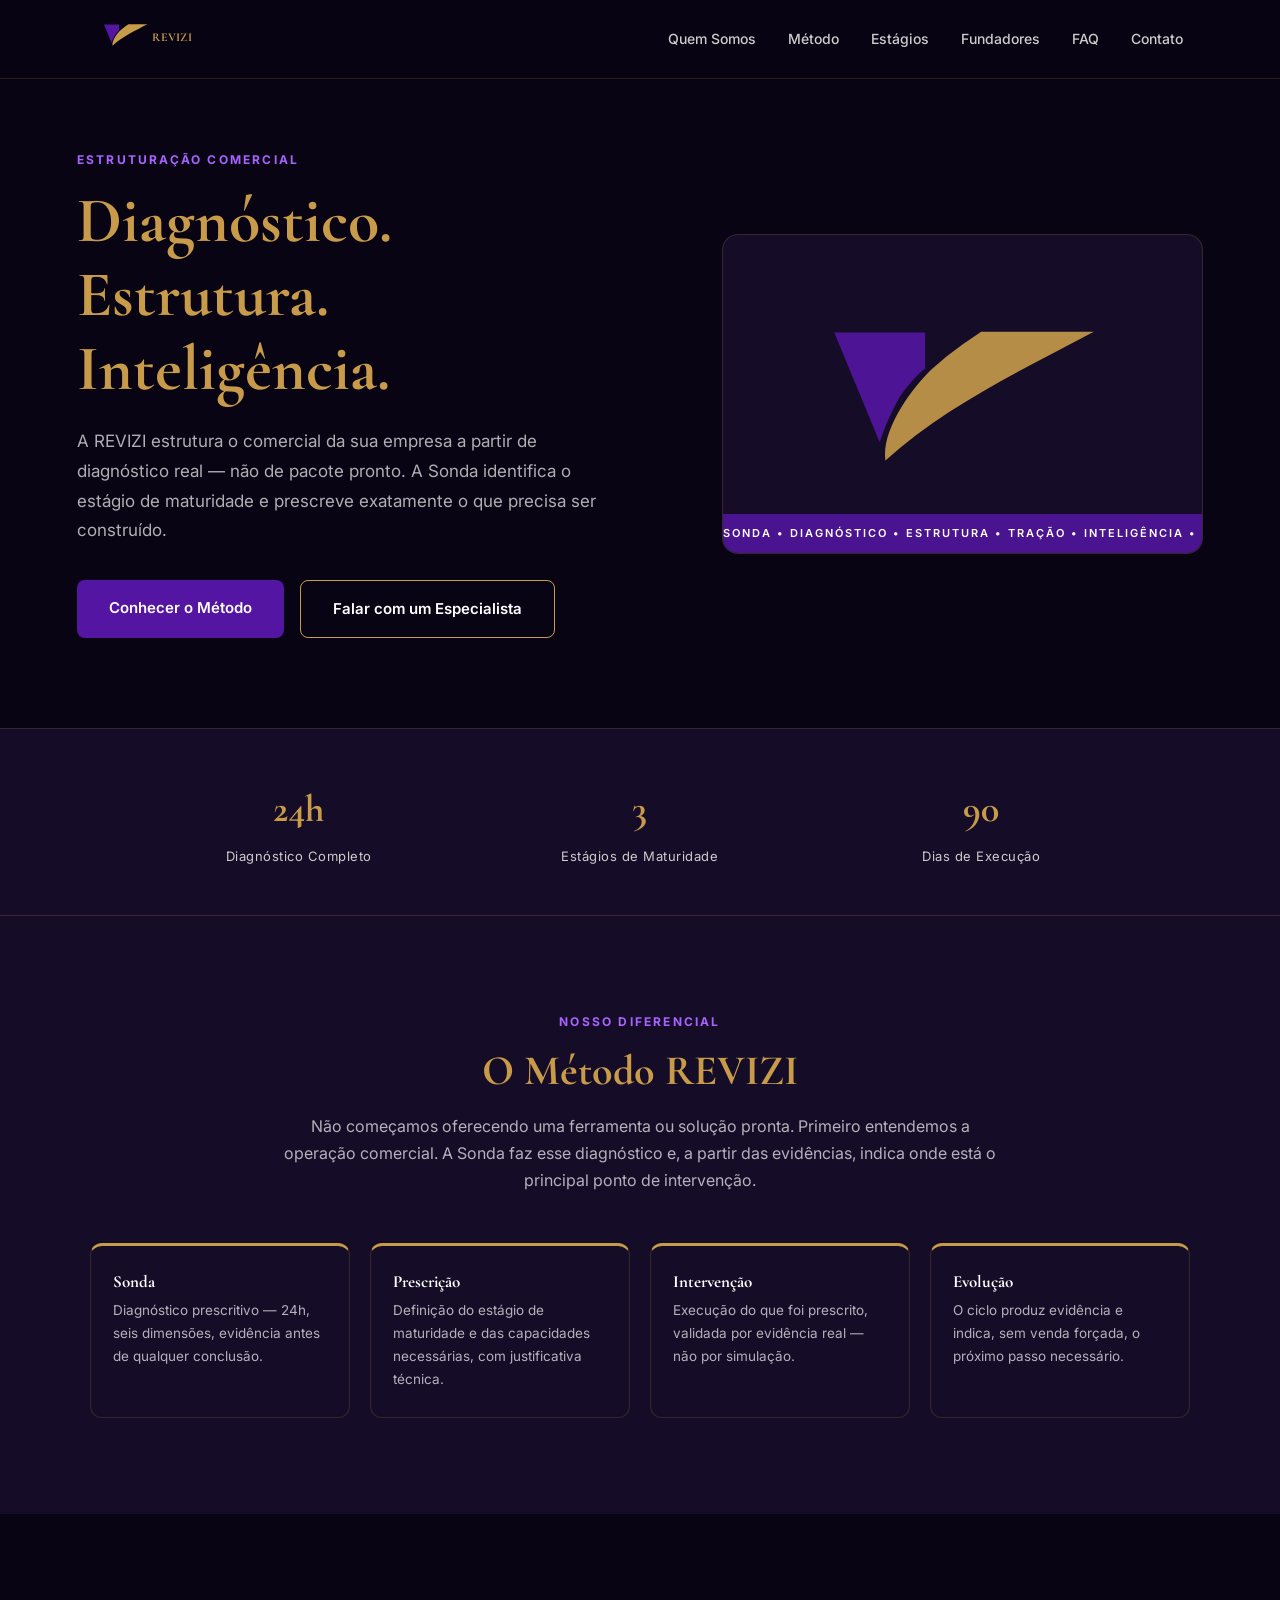
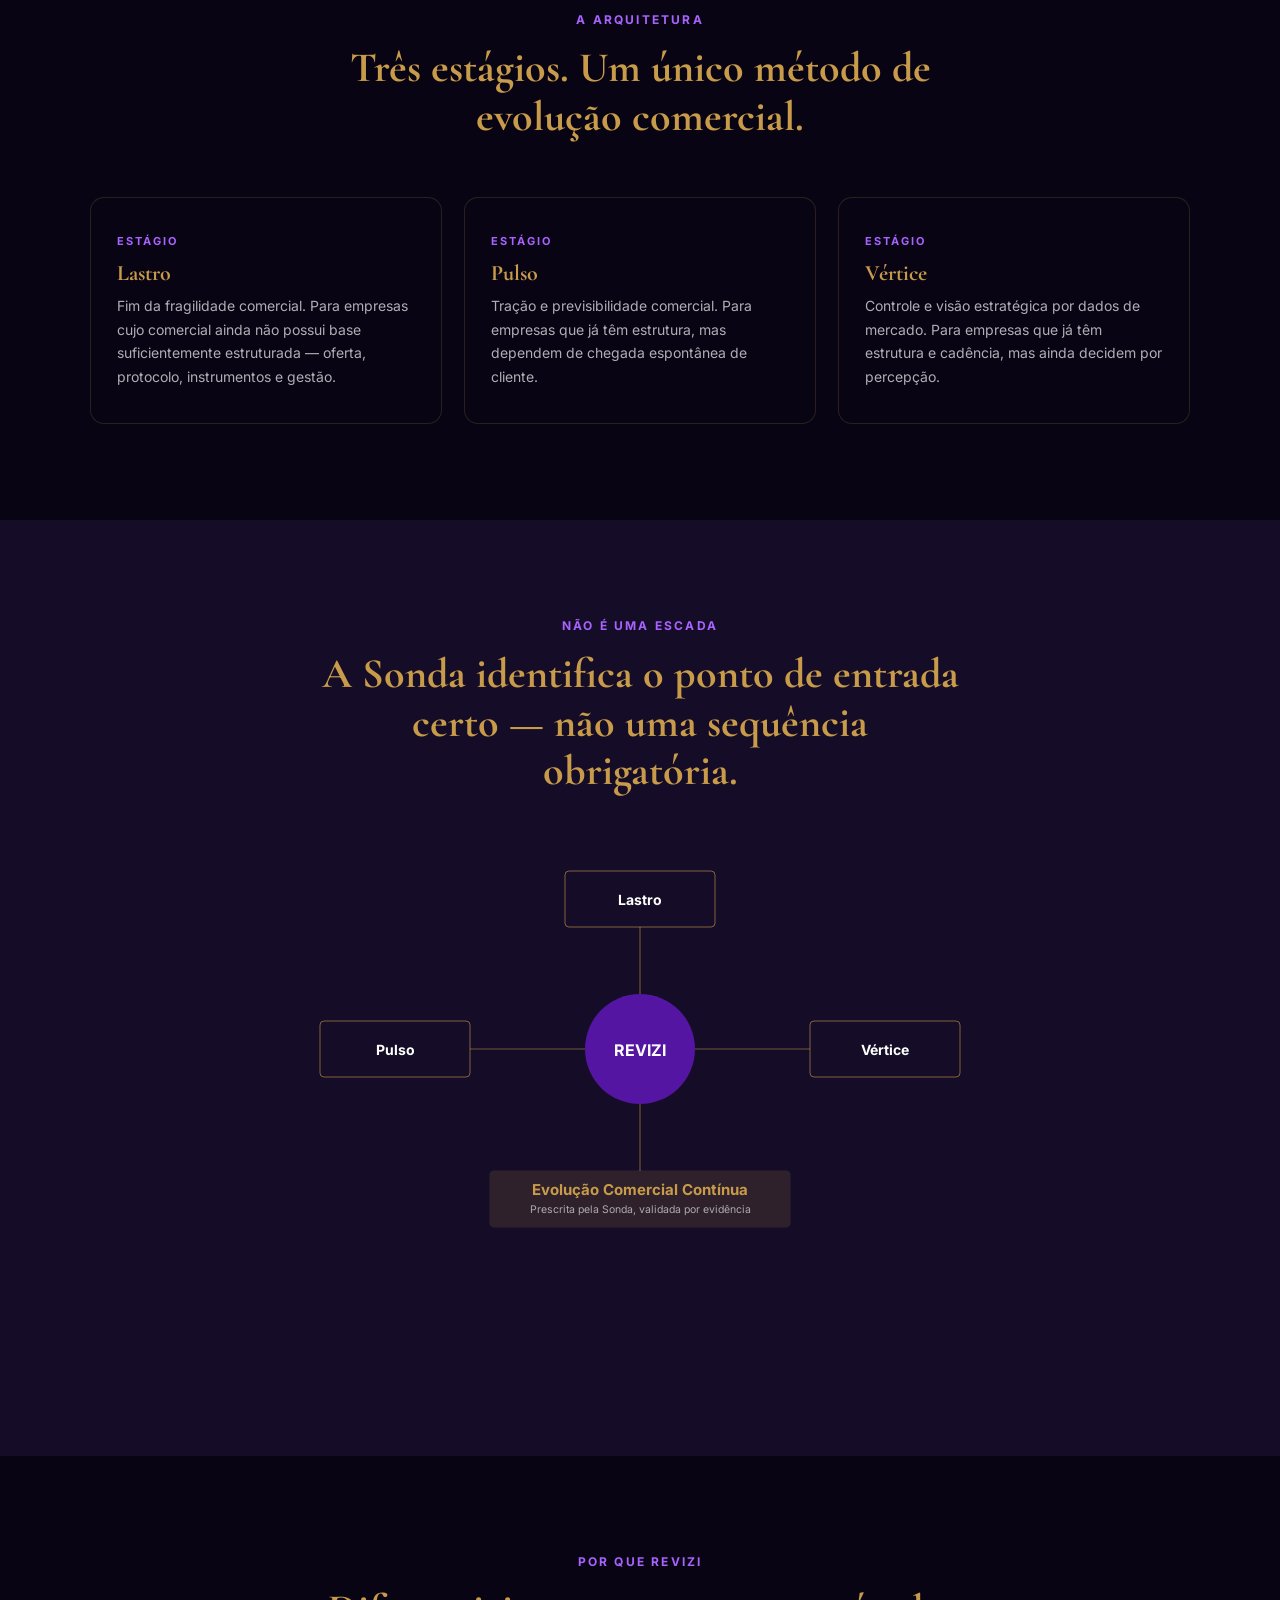
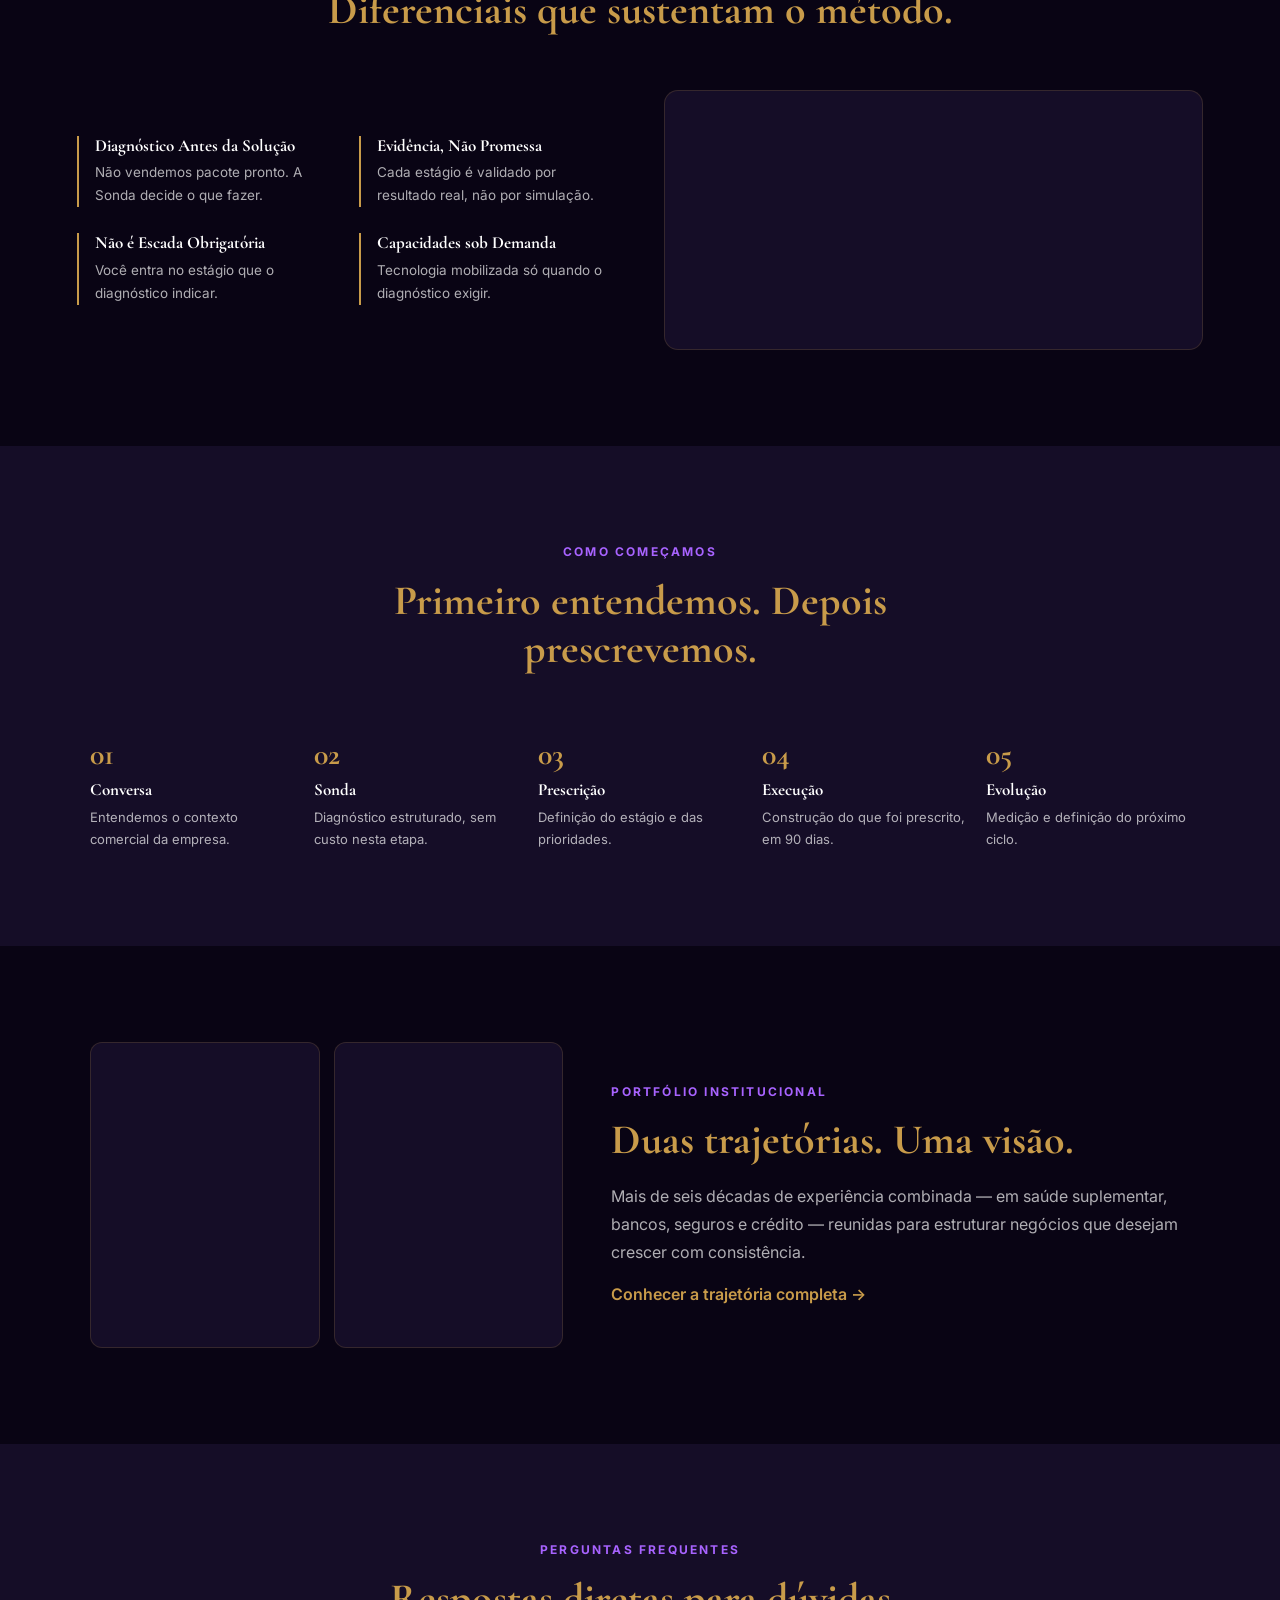
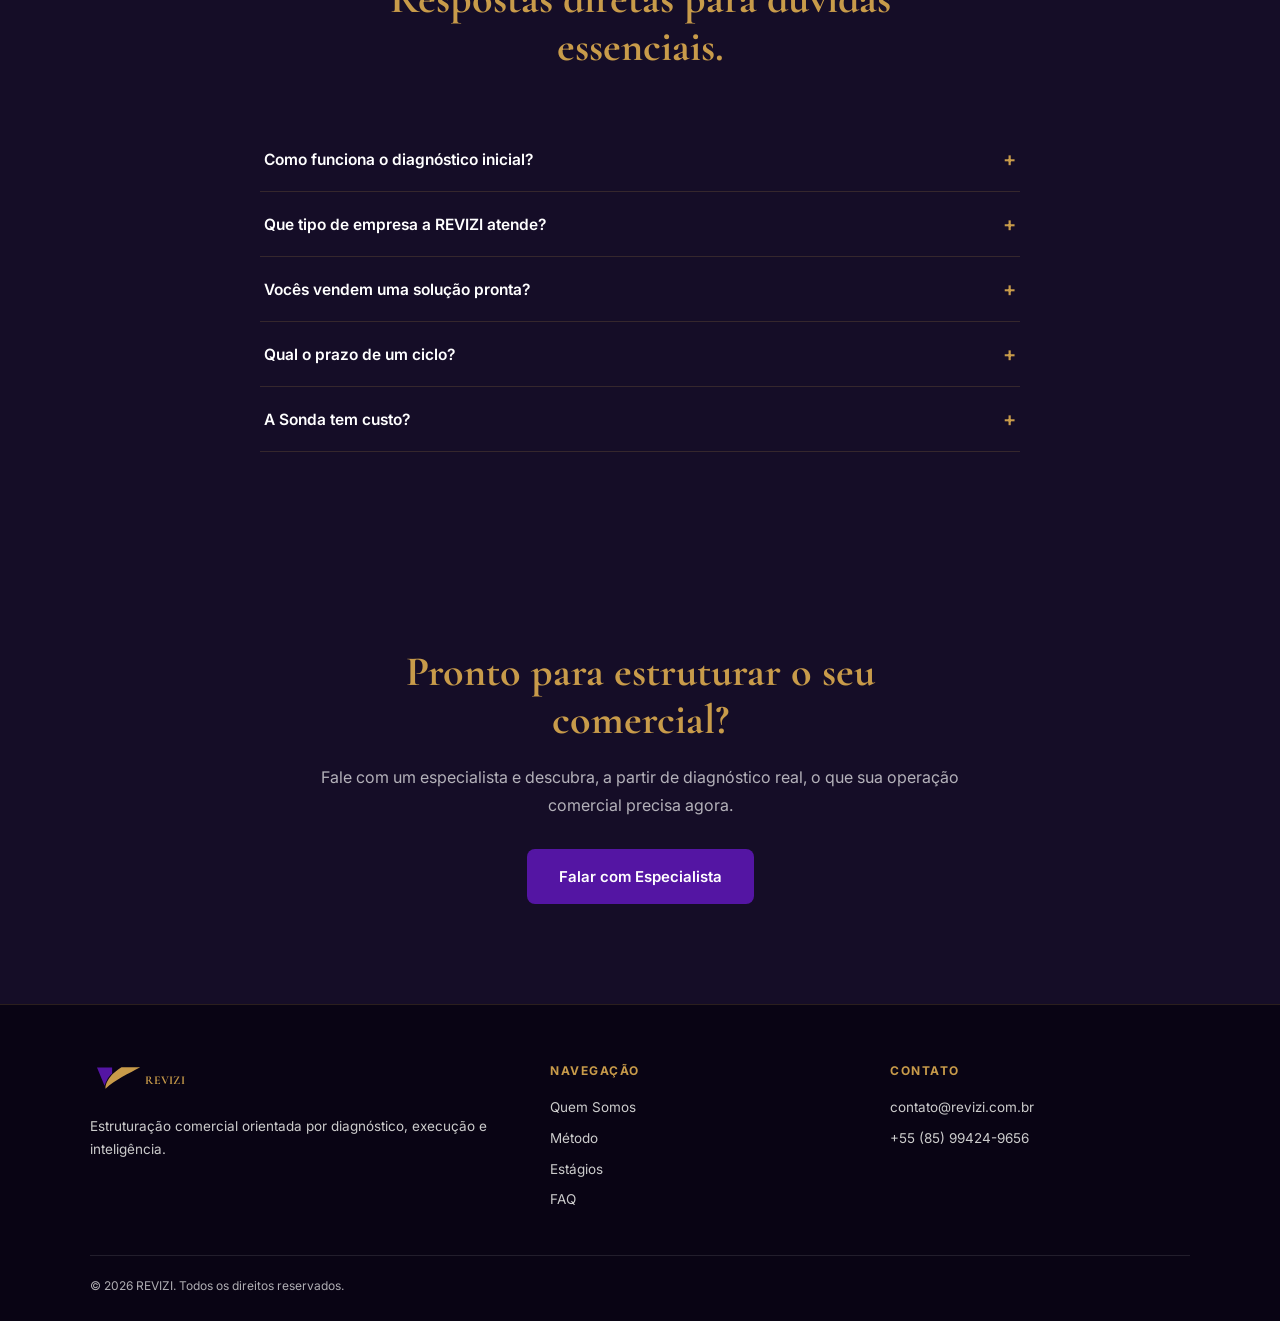
<file: revizi-site/index.html>
<!DOCTYPE html>
<html lang="pt-BR">
<head>
<meta charset="UTF-8">
<meta name="viewport" content="width=device-width, initial-scale=1.0">
<title>REVIZI — Estruturação Comercial</title>
<meta name="description" content="A REVIZI estrutura o comercial da sua empresa a partir de diagnóstico real. A Sonda identifica o estágio de maturidade — Lastro, Pulso ou Vértice — e prescreve a intervenção necessária.">

<meta property="og:type" content="website">
<meta property="og:title" content="REVIZI — Estruturação Comercial">
<meta property="og:description" content="Diagnosticar. Estruturar. Acelerar. Decidir melhor.">
<meta property="og:locale" content="pt_BR">
<meta property="og:site_name" content="REVIZI">
<meta property="og:url" content="https://revizi.com.br/">

<link rel="preconnect" href="https://fonts.googleapis.com">
<link rel="preconnect" href="https://fonts.gstatic.com" crossorigin>
<link href="https://fonts.googleapis.com/css2?family=Cormorant+Garamond:wght@400;600;700&family=Inter:wght@400;500;600;700&display=swap" rel="stylesheet">

<link rel="stylesheet" href="css/style.css">
</head>
<body>

<!-- HEADER -->
<header class="header" id="header">
  <div class="header-inner">
    <a href="#hero" class="logo">
      <svg class="logo-full" viewBox="0 0 441.24 129.94" xmlns="http://www.w3.org/2000/svg" aria-label="REVIZI">
        <g transform="translate(24,21) scale(0.34)">
          <path d="M 178.0 10.5 H 8.0 L 93.0 216.0 C 101.96299999999997 189.11700000000002 108.34900000000005 172.76299999999998 127.5 136.5 C 135.99300000000005 121.66399999999999 150.0 105.5 150.0 105.5 C 150.0 105.5 166.17399999999998 85.749 178.0 78.0 V 10.5 Z" fill="#5415A3"/>
          <path d="M 283.047 9.0 H 494.0 C 365.269 77.85300000000001 218.798 145.66199999999998 103.81299999999999 250.0 C 95.45299999999997 193.14499999999998 153.481 114.34100000000001 190.409 79.082 L 218.10000000000002 55.38499999999999 L 249.31500000000005 31.687999999999988 L 283.047 9.0 Z" fill="#C89B4A"/>
        </g>
        <text x="211.24" y="86.97" font-family="Cormorant Garamond, serif" font-size="46" font-weight="700" letter-spacing="1" fill="#C89B4A">REVIZI</text>
      </svg>
    </a>
    <nav class="nav" id="nav">
      <a href="quem-somos/index.html">Quem Somos</a>
      <a href="#metodo">Método</a>
      <a href="#triade">Estágios</a>
      <a href="#portfolio">Fundadores</a>
      <a href="#faq">FAQ</a>
      <a href="#cta">Contato</a>
    </nav>
    <button class="hamburger" id="hamburger" aria-label="Abrir menu" aria-expanded="false">
      <span></span><span></span><span></span>
    </button>
  </div>
  <nav class="mobile-nav" id="mobileNav">
    <a href="quem-somos/index.html">Quem Somos</a>
    <a href="#metodo">Método</a>
    <a href="#triade">Estágios</a>
    <a href="#portfolio">Fundadores</a>
    <a href="#faq">FAQ</a>
    <a href="#cta">Contato</a>
  </nav>
</header>

<!-- HERO -->
<section class="hero" id="hero">
  <div class="hero-inner">
    <div class="hero-text reveal">
      <p class="eyebrow">ESTRUTURAÇÃO COMERCIAL</p>
      <h1 class="headline">Diagnóstico.<br>Estrutura.<br>Inteligência.</h1>
      <p class="subheadline">A REVIZI estrutura o comercial da sua empresa a partir de diagnóstico real — não de pacote pronto. A Sonda identifica o estágio de maturidade e prescreve exatamente o que precisa ser construído.</p>
      <div class="hero-buttons">
        <a href="#metodo" class="btn btn-primary">Conhecer o Método</a>
        <a href="#cta" class="btn btn-secondary">Falar com um Especialista</a>
      </div>
    </div>
    <div class="hero-image reveal">
      <svg class="hero-symbol-big" viewBox="0 0 494 250" xmlns="http://www.w3.org/2000/svg">
        <path d="M 178.0 10.5 H 8.0 L 93.0 216.0 C 101.96299999999997 189.11700000000002 108.34900000000005 172.76299999999998 127.5 136.5 C 135.99300000000005 121.66399999999999 150.0 105.5 150.0 105.5 C 150.0 105.5 166.17399999999998 85.749 178.0 78.0 V 10.5 Z" fill="#5415A3"/>
        <path d="M 283.047 9.0 H 494.0 C 365.269 77.85300000000001 218.798 145.66199999999998 103.81299999999999 250.0 C 95.45299999999997 193.14499999999998 153.481 114.34100000000001 190.409 79.082 L 218.10000000000002 55.38499999999999 L 249.31500000000005 31.687999999999988 L 283.047 9.0 Z" fill="#C89B4A"/>
      </svg>
      <div class="hero-ticker" aria-hidden="true">
        <div class="hero-ticker-track">
          <span>SONDA • DIAGNÓSTICO • ESTRUTURA • TRAÇÃO • INTELIGÊNCIA • EVIDÊNCIA • MÉTODO • PRESCRIÇÃO</span>
          <span>SONDA • DIAGNÓSTICO • ESTRUTURA • TRAÇÃO • INTELIGÊNCIA • EVIDÊNCIA • MÉTODO • PRESCRIÇÃO</span>
        </div>
      </div>
    </div>
  </div>
</section>

<!-- CREDENCIAIS -->
<section class="credenciais" id="credenciais">
  <div class="credenciais-grid reveal">
    <div class="credencial-item">
      <p class="credencial-num">24h</p>
      <p class="credencial-label">Diagnóstico Completo</p>
    </div>
    <div class="credencial-item">
      <p class="credencial-num">3</p>
      <p class="credencial-label">Estágios de Maturidade</p>
    </div>
    <div class="credencial-item">
      <p class="credencial-num">90</p>
      <p class="credencial-label">Dias de Execução</p>
    </div>
  </div>
</section>

<!-- MÉTODO REVIZI -->
<section class="metodo sec-light" id="metodo">
  <div class="metodo-inner reveal">
    <p class="metodo-overline">NOSSO DIFERENCIAL</p>
    <h2 class="h2">O Método REVIZI</h2>
    <p class="metodo-texto">Não começamos oferecendo uma ferramenta ou solução pronta. Primeiro entendemos a operação comercial. A Sonda faz esse diagnóstico e, a partir das evidências, indica onde está o principal ponto de intervenção.</p>
  </div>
  <div class="metodo-cards reveal">
    <div class="metodo-card">
      <h4 class="h4">Sonda</h4>
      <p class="metodo-card-desc">Diagnóstico prescritivo — 24h, seis dimensões, evidência antes de qualquer conclusão.</p>
    </div>
    <div class="metodo-card">
      <h4 class="h4">Prescrição</h4>
      <p class="metodo-card-desc">Definição do estágio de maturidade e das capacidades necessárias, com justificativa técnica.</p>
    </div>
    <div class="metodo-card">
      <h4 class="h4">Intervenção</h4>
      <p class="metodo-card-desc">Execução do que foi prescrito, validada por evidência real — não por simulação.</p>
    </div>
    <div class="metodo-card">
      <h4 class="h4">Evolução</h4>
      <p class="metodo-card-desc">O ciclo produz evidência e indica, sem venda forçada, o próximo passo necessário.</p>
    </div>
  </div>
</section>

<!-- TRÍADE -->
<section class="ecossistema sec" id="triade">
  <div class="section-header reveal">
    <p class="overline">A ARQUITETURA</p>
    <h2 class="h2">Três estágios. Um único método de evolução comercial.</h2>
  </div>
  <div class="ecossistema-grid reveal">
    <div class="eco-card">
      <p class="eco-overline">Estágio</p>
      <h3 class="h3">Lastro</h3>
      <p class="eco-desc">Fim da fragilidade comercial. Para empresas cujo comercial ainda não possui base suficientemente estruturada — oferta, protocolo, instrumentos e gestão.</p>
    </div>
    <div class="eco-card">
      <p class="eco-overline">Estágio</p>
      <h3 class="h3">Pulso</h3>
      <p class="eco-desc">Tração e previsibilidade comercial. Para empresas que já têm estrutura, mas dependem de chegada espontânea de cliente.</p>
    </div>
    <div class="eco-card">
      <p class="eco-overline">Estágio</p>
      <h3 class="h3">Vértice</h3>
      <p class="eco-desc">Controle e visão estratégica por dados de mercado. Para empresas que já têm estrutura e cadência, mas ainda decidem por percepção.</p>
    </div>
  </div>
</section>

<!-- INTEGRAÇÃO -->
<section class="integracao sec-light" id="integracao">
  <div class="section-header reveal">
    <p class="overline">NÃO É UMA ESCADA</p>
    <h2 class="h2">A Sonda identifica o ponto de entrada certo — não uma sequência obrigatória.</h2>
  </div>
  <div class="integracao-diagrama reveal">
    <svg viewBox="0 0 680 460" width="100%" height="auto" role="img" aria-label="Diagrama: Lastro, Pulso e Vértice convergem para a REVIZI, gerando Evolução Comercial Contínua">
      <line x1="340" y1="76" x2="340" y2="143" stroke="#C89B4A" stroke-width="1.2" opacity="0.5"/>
      <line x1="170" y1="198" x2="285" y2="198" stroke="#C89B4A" stroke-width="1.2" opacity="0.5"/>
      <line x1="510" y1="198" x2="395" y2="198" stroke="#C89B4A" stroke-width="1.2" opacity="0.5"/>
      <line x1="340" y1="320" x2="340" y2="253" stroke="#C89B4A" stroke-width="1.2" opacity="0.5"/>

      <rect x="265" y="20" width="150" height="56" rx="4" fill="none" stroke="#C89B4A" stroke-width="1" opacity="0.6"/>
      <text x="340" y="54" text-anchor="middle" fill="#FFFFFF" font-family="Inter" font-size="14" font-weight="700">Lastro</text>

      <rect x="20" y="170" width="150" height="56" rx="4" fill="none" stroke="#C89B4A" stroke-width="1" opacity="0.6"/>
      <text x="95" y="204" text-anchor="middle" fill="#FFFFFF" font-family="Inter" font-size="14" font-weight="700">Pulso</text>

      <rect x="510" y="170" width="150" height="56" rx="4" fill="none" stroke="#C89B4A" stroke-width="1" opacity="0.6"/>
      <text x="585" y="204" text-anchor="middle" fill="#FFFFFF" font-family="Inter" font-size="14" font-weight="700">Vértice</text>

      <circle cx="340" cy="198" r="55" fill="#5415A3"/>
      <text x="340" y="205" text-anchor="middle" fill="#FFFFFF" font-family="Inter" font-size="16" font-weight="700">REVIZI</text>

      <rect x="190" y="320" width="300" height="56" rx="4" fill="#C89B4A" opacity="0.14" stroke="#C89B4A" stroke-width="1.2"/>
      <text x="340" y="344" text-anchor="middle" fill="#C89B4A" font-family="Inter" font-size="15" font-weight="700">Evolução Comercial Contínua</text>
      <text x="340" y="362" text-anchor="middle" fill="#CCCCCC" font-family="Inter" font-size="10.5" opacity="0.8">Prescrita pela Sonda, validada por evidência</text>
    </svg>
  </div>
</section>

<!-- DIFERENCIAIS -->
<section class="diferenciais sec" id="solucoes">
  <div class="section-header reveal">
    <p class="overline">POR QUE REVIZI</p>
    <h2 class="h2">Diferenciais que sustentam o método.</h2>
  </div>
  <div class="diferenciais-layout">
    <div class="diferenciais-grid reveal">
      <div class="dif-item">
        <h4 class="h4">Diagnóstico Antes da Solução</h4>
        <p class="dif-desc">Não vendemos pacote pronto. A Sonda decide o que fazer.</p>
      </div>
      <div class="dif-item">
        <h4 class="h4">Evidência, Não Promessa</h4>
        <p class="dif-desc">Cada estágio é validado por resultado real, não por simulação.</p>
      </div>
      <div class="dif-item">
        <h4 class="h4">Não é Escada Obrigatória</h4>
        <p class="dif-desc">Você entra no estágio que o diagnóstico indicar.</p>
      </div>
      <div class="dif-item">
        <h4 class="h4">Capacidades sob Demanda</h4>
        <p class="dif-desc">Tecnologia mobilizada só quando o diagnóstico exigir.</p>
      </div>
    </div>
    <div class="diferenciais-foto reveal"></div>
  </div>
</section>

<!-- PROCESSO -->
<section class="processo sec-light" id="processo">
  <div class="section-header reveal">
    <p class="overline">COMO COMEÇAMOS</p>
    <h2 class="h2">Primeiro entendemos. Depois prescrevemos.</h2>
  </div>
  <div class="processo-grid reveal">
    <div class="processo-item">
      <p class="processo-num">01</p>
      <h4 class="h4">Conversa</h4>
      <p class="processo-desc">Entendemos o contexto comercial da empresa.</p>
    </div>
    <div class="processo-item">
      <p class="processo-num">02</p>
      <h4 class="h4">Sonda</h4>
      <p class="processo-desc">Diagnóstico estruturado, sem custo nesta etapa.</p>
    </div>
    <div class="processo-item">
      <p class="processo-num">03</p>
      <h4 class="h4">Prescrição</h4>
      <p class="processo-desc">Definição do estágio e das prioridades.</p>
    </div>
    <div class="processo-item">
      <p class="processo-num">04</p>
      <h4 class="h4">Execução</h4>
      <p class="processo-desc">Construção do que foi prescrito, em 90 dias.</p>
    </div>
    <div class="processo-item">
      <p class="processo-num">05</p>
      <h4 class="h4">Evolução</h4>
      <p class="processo-desc">Medição e definição do próximo ciclo.</p>
    </div>
  </div>
</section>

<!-- PORTFOLIO / FUNDADORES -->
<section class="portfolio sec" id="portfolio">
  <div class="portfolio-inner reveal">
    <div class="portfolio-fotos">
      <div class="portfolio-foto-placeholder" aria-label="Foto institucional — Plautus Pinheiro"></div>
      <div class="portfolio-foto-placeholder" aria-label="Foto institucional — Severo Brito Jr."></div>
    </div>
    <div class="portfolio-texto">
      <p class="overline">PORTFÓLIO INSTITUCIONAL</p>
      <h2 class="h2">Duas trajetórias. Uma visão.</h2>
      <p class="body-text">Mais de seis décadas de experiência combinada — em saúde suplementar, bancos, seguros e crédito — reunidas para estruturar negócios que desejam crescer com consistência.</p>
      <p class="body-text" style="margin-top:14px;"><a href="quem-somos/index.html" style="color:#C89B4A; font-weight:600;">Conhecer a trajetória completa →</a></p>
    </div>
  </div>
</section>

<!-- FAQ -->
<section class="faq sec-light" id="faq">
  <div class="section-header reveal">
    <p class="overline">PERGUNTAS FREQUENTES</p>
    <h2 class="h2">Respostas diretas para dúvidas essenciais.</h2>
  </div>
  <div class="faq-list reveal">
    <div class="faq-item">
      <button class="faq-question">Como funciona o diagnóstico inicial?<span class="faq-toggle">+</span></button>
      <div class="faq-answer"><p>Aplicamos a Sonda — instrumento próprio que lê seis dimensões da operação comercial e prescreve, com base em evidência, qual estágio (Lastro, Pulso ou Vértice) a empresa precisa. Sem custo nesta etapa.</p></div>
    </div>
    <div class="faq-item">
      <button class="faq-question">Que tipo de empresa a REVIZI atende?<span class="faq-toggle">+</span></button>
      <div class="faq-answer"><p>Empresas de pequeno e médio porte, com operação comercial já ativa — não atendemos negócios em fase de ideação pura.</p></div>
    </div>
    <div class="faq-item">
      <button class="faq-question">Vocês vendem uma solução pronta?<span class="faq-toggle">+</span></button>
      <div class="faq-answer"><p>Não. Cada prescrição nasce do diagnóstico específico daquele negócio. Não existe pacote genérico antes da Sonda.</p></div>
    </div>
    <div class="faq-item">
      <button class="faq-question">Qual o prazo de um ciclo?<span class="faq-toggle">+</span></button>
      <div class="faq-answer"><p>90 dias por estágio — a janela de implementação, observação e validação, não uma distribuição fixa de horas por semana.</p></div>
    </div>
    <div class="faq-item">
      <button class="faq-question">A Sonda tem custo?<span class="faq-toggle">+</span></button>
      <div class="faq-answer"><p>Não. As 24 horas de diagnóstico são investimento da REVIZI nesta etapa de validação do método.</p></div>
    </div>
  </div>
</section>

<!-- CTA -->
<section class="cta sec" id="cta">
  <div class="cta-inner reveal">
    <h2 class="h2">Pronto para estruturar o seu comercial?</h2>
    <p class="body-text">Fale com um especialista e descubra, a partir de diagnóstico real, o que sua operação comercial precisa agora.</p>
    <a href="https://wa.me/5585994249656?text=Ol%C3%A1!%20Quero%20falar%20com%20a%20REVIZI." class="btn btn-primary" target="_blank" rel="noopener">Falar com Especialista</a>
  </div>
</section>

<!-- FOOTER -->
<footer class="footer">
  <div class="footer-inner">
    <div class="footer-col footer-brand">
      <svg class="logo-full logo-full-footer" viewBox="0 0 441.24 129.94" xmlns="http://www.w3.org/2000/svg" aria-label="REVIZI">
        <g transform="translate(24,21) scale(0.34)">
          <path d="M 178.0 10.5 H 8.0 L 93.0 216.0 C 101.96299999999997 189.11700000000002 108.34900000000005 172.76299999999998 127.5 136.5 C 135.99300000000005 121.66399999999999 150.0 105.5 150.0 105.5 C 150.0 105.5 166.17399999999998 85.749 178.0 78.0 V 10.5 Z" fill="#5415A3"/>
          <path d="M 283.047 9.0 H 494.0 C 365.269 77.85300000000001 218.798 145.66199999999998 103.81299999999999 250.0 C 95.45299999999997 193.14499999999998 153.481 114.34100000000001 190.409 79.082 L 218.10000000000002 55.38499999999999 L 249.31500000000005 31.687999999999988 L 283.047 9.0 Z" fill="#C89B4A"/>
        </g>
        <text x="211.24" y="86.97" font-family="Cormorant Garamond, serif" font-size="46" font-weight="700" letter-spacing="1" fill="#C89B4A">REVIZI</text>
      </svg>
      <p class="footer-desc">Estruturação comercial orientada por diagnóstico, execução e inteligência.</p>
    </div>
    <div class="footer-col">
      <h5>Navegação</h5>
      <a href="quem-somos/index.html">Quem Somos</a>
      <a href="#metodo">Método</a>
      <a href="#triade">Estágios</a>
      <a href="#faq">FAQ</a>
    </div>
    <div class="footer-col">
      <h5>Contato</h5>
      <p>contato@revizi.com.br</p>
      <p>+55 (85) 99424-9656</p>
    </div>
  </div>
  <div class="footer-bottom">
    <p>© 2026 REVIZI. Todos os direitos reservados.</p>
  </div>
</footer>

<script src="js/script.js" defer></script>
</body>
</html>
</file>
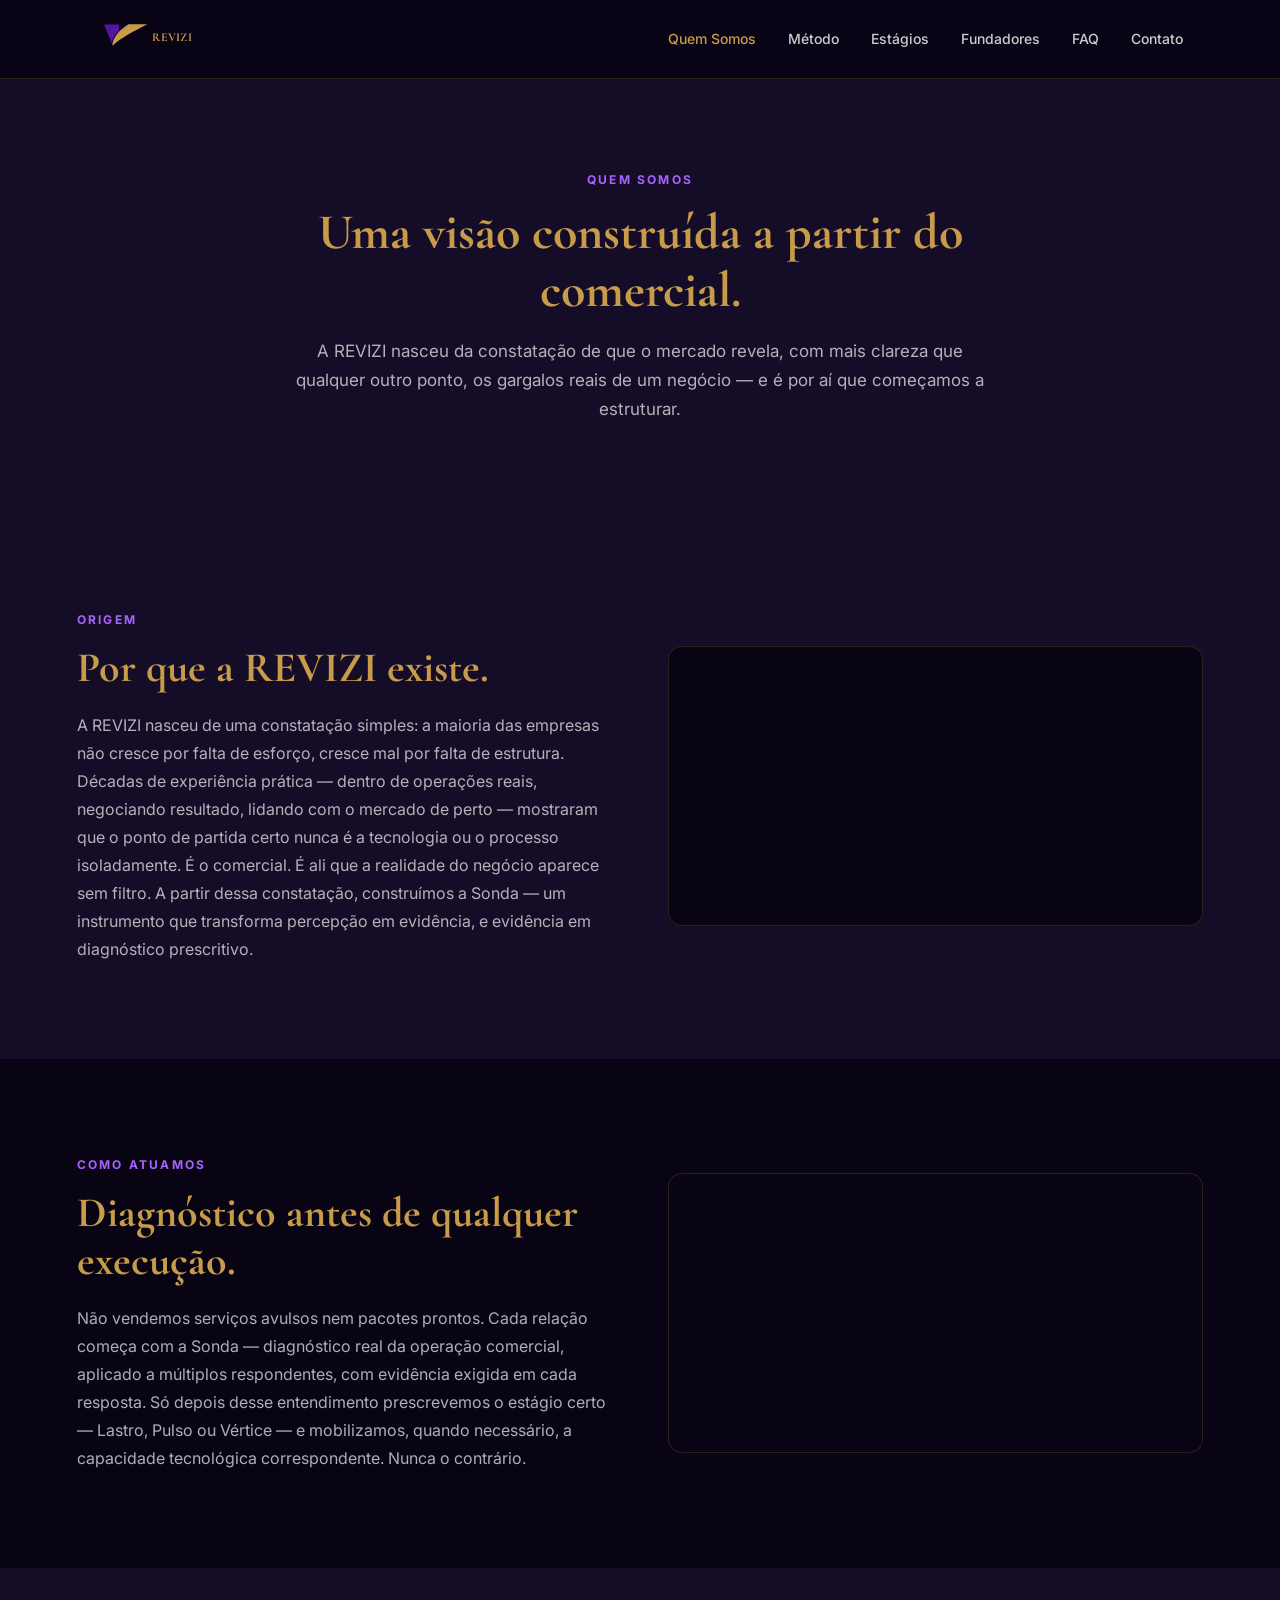
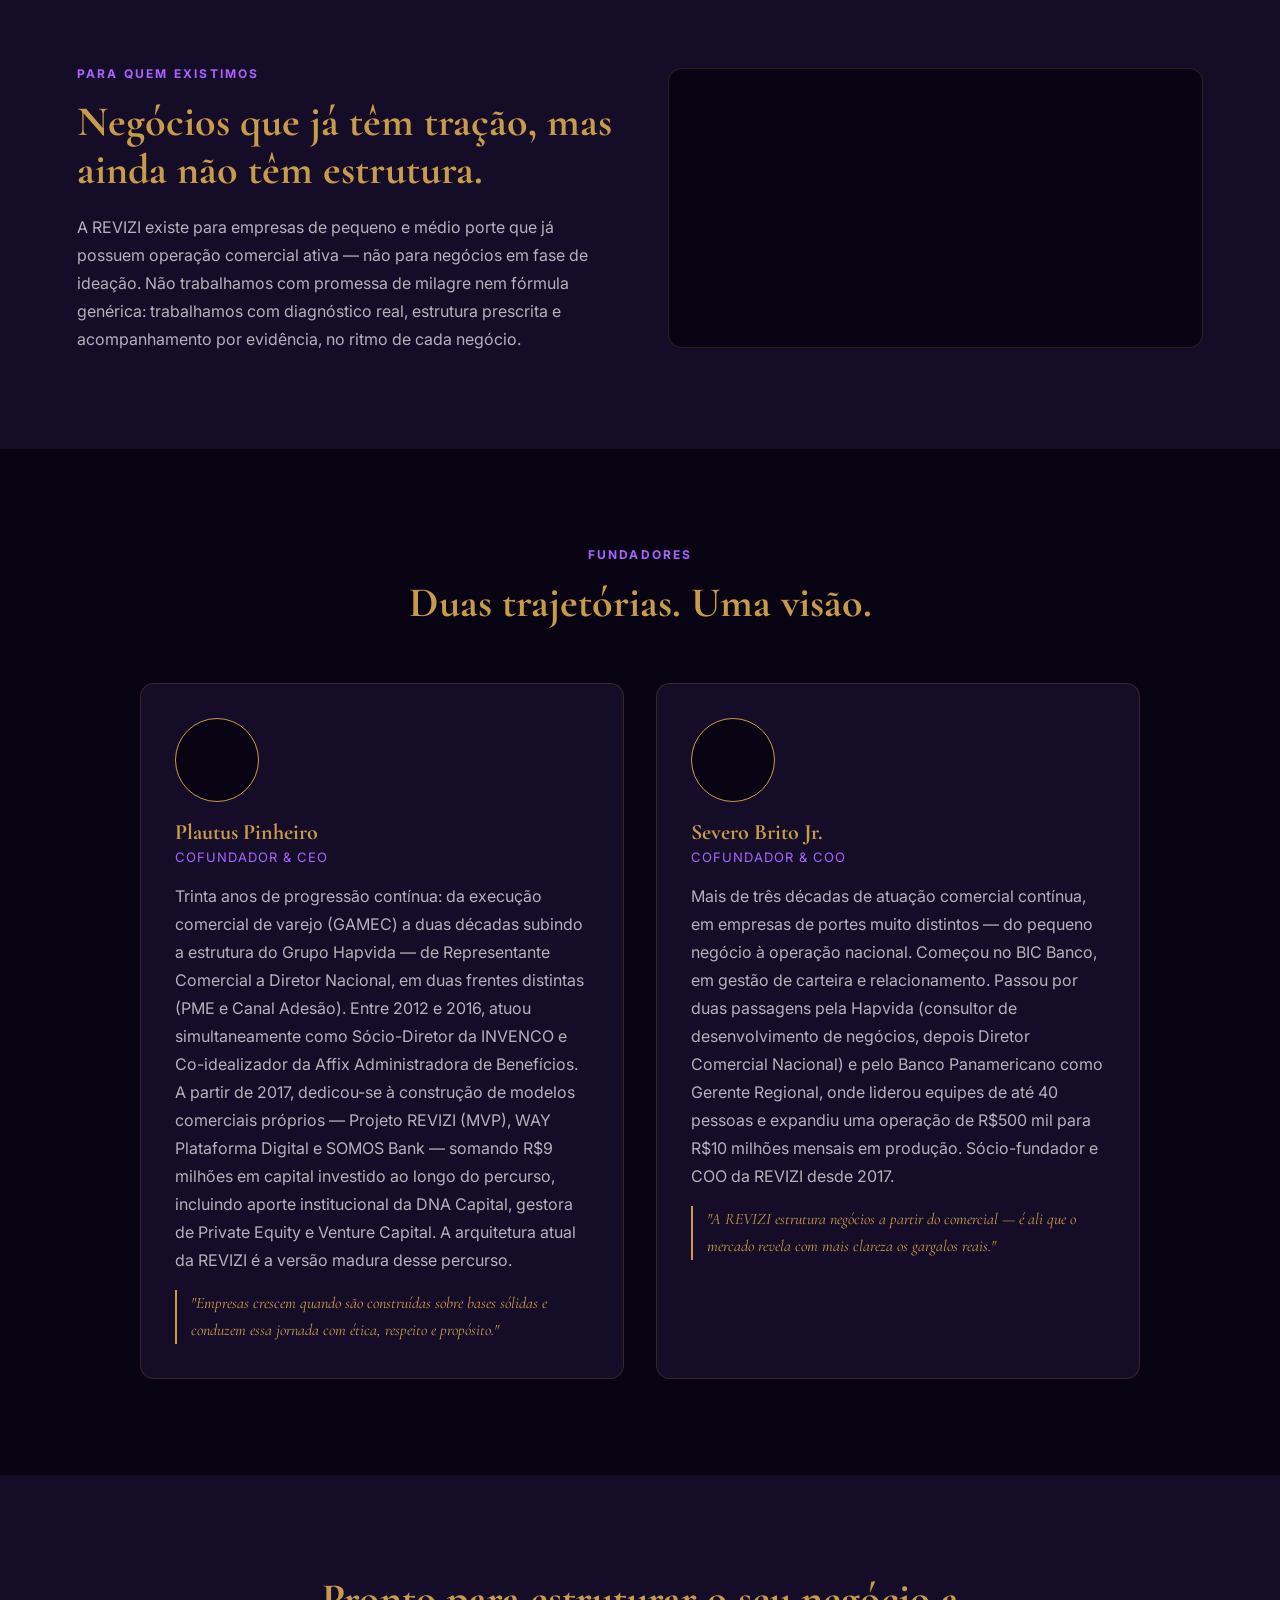
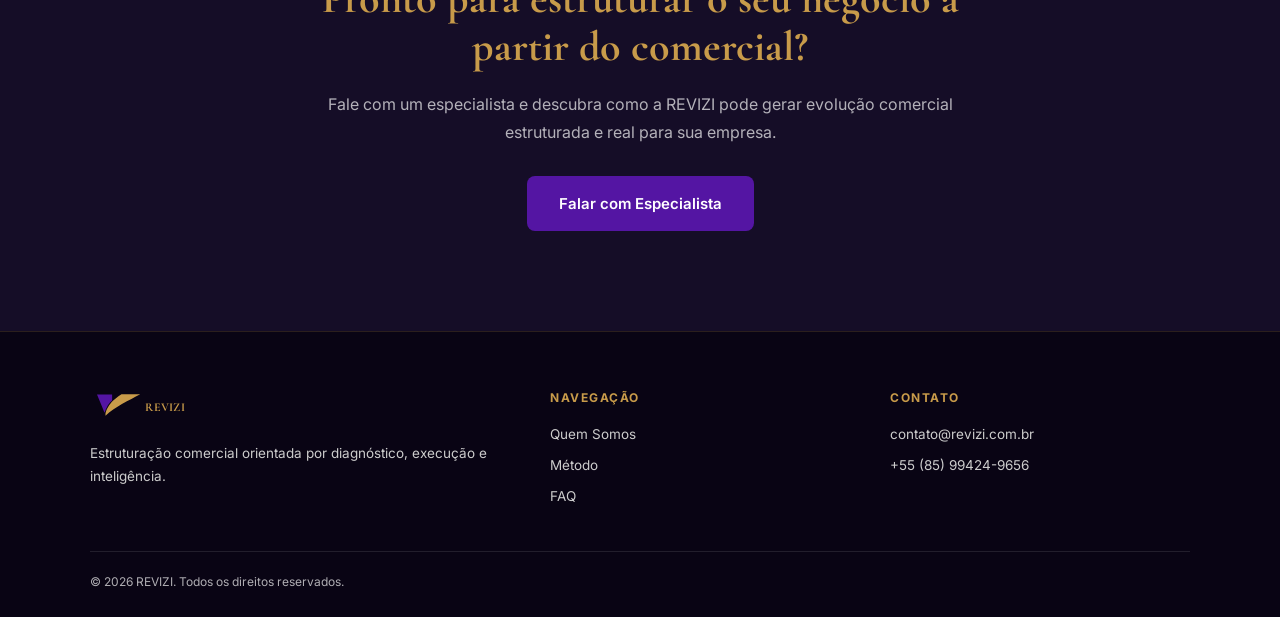
<file: revizi-site/quem-somos/index.html>
<!DOCTYPE html>
<html lang="pt-BR">
<head>
<meta charset="UTF-8">
<meta name="viewport" content="width=device-width, initial-scale=1.0">
<title>Quem Somos — REVIZI</title>
<meta name="description" content="A REVIZI nasceu da constatação de que o mercado revela, com mais clareza que qualquer outro ponto, os gargalos reais de um negócio.">

<link rel="preconnect" href="https://fonts.googleapis.com">
<link rel="preconnect" href="https://fonts.gstatic.com" crossorigin>
<link href="https://fonts.googleapis.com/css2?family=Cormorant+Garamond:wght@400;600;700&family=Inter:wght@400;500;600;700&display=swap" rel="stylesheet">

<link rel="stylesheet" href="../css/style.css">
<link rel="stylesheet" href="css/quem-somos.css">
</head>
<body>

<!-- HEADER -->
<header class="header" id="header">
  <div class="header-inner">
    <a href="../index.html" class="logo">
      <svg class="logo-full" viewBox="0 0 441.24 129.94" xmlns="http://www.w3.org/2000/svg" aria-label="REVIZI">
        <g transform="translate(24,21) scale(0.34)">
          <path d="M 178.0 10.5 H 8.0 L 93.0 216.0 C 101.96299999999997 189.11700000000002 108.34900000000005 172.76299999999998 127.5 136.5 C 135.99300000000005 121.66399999999999 150.0 105.5 150.0 105.5 C 150.0 105.5 166.17399999999998 85.749 178.0 78.0 V 10.5 Z" fill="#5415A3"/>
          <path d="M 283.047 9.0 H 494.0 C 365.269 77.85300000000001 218.798 145.66199999999998 103.81299999999999 250.0 C 95.45299999999997 193.14499999999998 153.481 114.34100000000001 190.409 79.082 L 218.10000000000002 55.38499999999999 L 249.31500000000005 31.687999999999988 L 283.047 9.0 Z" fill="#C89B4A"/>
        </g>
        <text x="211.24" y="86.97" font-family="Cormorant Garamond, serif" font-size="46" font-weight="700" letter-spacing="1" fill="#C89B4A">REVIZI</text>
      </svg>
    </a>
    <nav class="nav" id="nav">
      <a href="index.html" class="active">Quem Somos</a>
      <a href="../index.html#metodo">Método</a>
      <a href="../index.html#triade">Estágios</a>
      <a href="../index.html#portfolio">Fundadores</a>
      <a href="../index.html#faq">FAQ</a>
      <a href="../index.html#cta">Contato</a>
    </nav>
    <button class="hamburger" id="hamburger" aria-label="Abrir menu" aria-expanded="false">
      <span></span><span></span><span></span>
    </button>
  </div>
  <nav class="mobile-nav" id="mobileNav">
    <a href="index.html">Quem Somos</a>
    <a href="../index.html#metodo">Método</a>
    <a href="../index.html#triade">Estágios</a>
    <a href="../index.html#portfolio">Fundadores</a>
    <a href="../index.html#faq">FAQ</a>
    <a href="../index.html#cta">Contato</a>
  </nav>
</header>

<!-- HERO -->
<section class="qs-hero">
  <div class="qs-hero-inner reveal">
    <p class="eyebrow">QUEM SOMOS</p>
    <h1 class="qs-headline">Uma visão construída a partir do comercial.</h1>
    <p class="qs-subheadline">A REVIZI nasceu da constatação de que o mercado revela, com mais clareza que qualquer outro ponto, os gargalos reais de um negócio — e é por aí que começamos a estruturar.</p>
  </div>
</section>

<!-- ORIGEM -->
<section class="qs-origem sec-light">
  <div class="qs-split-inner reveal">
    <div class="qs-split-text">
      <p class="overline">ORIGEM</p>
      <h2 class="h2">Por que a REVIZI existe.</h2>
      <p class="body-text">A REVIZI nasceu de uma constatação simples: a maioria das empresas não cresce por falta de esforço, cresce mal por falta de estrutura. Décadas de experiência prática — dentro de operações reais, negociando resultado, lidando com o mercado de perto — mostraram que o ponto de partida certo nunca é a tecnologia ou o processo isoladamente. É o comercial. É ali que a realidade do negócio aparece sem filtro. A partir dessa constatação, construímos a Sonda — um instrumento que transforma percepção em evidência, e evidência em diagnóstico prescritivo.</p>
    </div>
    <div class="qs-split-media"></div>
  </div>
</section>

<!-- COMO ATUAMOS -->
<section class="qs-como-atuamos sec">
  <div class="qs-split-inner qs-split-reverse reveal">
    <div class="qs-split-media"></div>
    <div class="qs-split-text">
      <p class="overline">COMO ATUAMOS</p>
      <h2 class="h2">Diagnóstico antes de qualquer execução.</h2>
      <p class="body-text">Não vendemos serviços avulsos nem pacotes prontos. Cada relação começa com a Sonda — diagnóstico real da operação comercial, aplicado a múltiplos respondentes, com evidência exigida em cada resposta. Só depois desse entendimento prescrevemos o estágio certo — Lastro, Pulso ou Vértice — e mobilizamos, quando necessário, a capacidade tecnológica correspondente. Nunca o contrário.</p>
    </div>
  </div>
</section>

<!-- PARA QUEM EXISTIMOS -->
<section class="qs-para-quem sec-light">
  <div class="qs-split-inner reveal">
    <div class="qs-split-text">
      <p class="overline">PARA QUEM EXISTIMOS</p>
      <h2 class="h2">Negócios que já têm tração, mas ainda não têm estrutura.</h2>
      <p class="body-text">A REVIZI existe para empresas de pequeno e médio porte que já possuem operação comercial ativa — não para negócios em fase de ideação. Não trabalhamos com promessa de milagre nem fórmula genérica: trabalhamos com diagnóstico real, estrutura prescrita e acompanhamento por evidência, no ritmo de cada negócio.</p>
    </div>
    <div class="qs-split-media"></div>
  </div>
</section>

<!-- FUNDADORES -->
<section class="qs-fundadores sec">
  <div class="section-header reveal">
    <p class="overline">FUNDADORES</p>
    <h2 class="h2">Duas trajetórias. Uma visão.</h2>
  </div>
  <div class="qs-fundadores-grid reveal">

    <div class="qs-fundador-card">
      <div class="qs-fundador-foto" aria-label="Foto institucional de Plautus Pinheiro"></div>
      <h3 class="h3">Plautus Pinheiro</h3>
      <p class="qs-fundador-cargo">Cofundador &amp; CEO</p>
      <p class="body-text">Trinta anos de progressão contínua: da execução comercial de varejo (GAMEC) a duas décadas subindo a estrutura do Grupo Hapvida — de Representante Comercial a Diretor Nacional, em duas frentes distintas (PME e Canal Adesão). Entre 2012 e 2016, atuou simultaneamente como Sócio-Diretor da INVENCO e Co-idealizador da Affix Administradora de Benefícios. A partir de 2017, dedicou-se à construção de modelos comerciais próprios — Projeto REVIZI (MVP), WAY Plataforma Digital e SOMOS Bank — somando R$9 milhões em capital investido ao longo do percurso, incluindo aporte institucional da DNA Capital, gestora de Private Equity e Venture Capital. A arquitetura atual da REVIZI é a versão madura desse percurso.</p>
      <p class="qs-fundador-quote">"Empresas crescem quando são construídas sobre bases sólidas e conduzem essa jornada com ética, respeito e propósito."</p>
    </div>

    <div class="qs-fundador-card">
      <div class="qs-fundador-foto" aria-label="Foto institucional de Severo Brito Jr."></div>
      <h3 class="h3">Severo Brito Jr.</h3>
      <p class="qs-fundador-cargo">Cofundador &amp; COO</p>
      <p class="body-text">Mais de três décadas de atuação comercial contínua, em empresas de portes muito distintos — do pequeno negócio à operação nacional. Começou no BIC Banco, em gestão de carteira e relacionamento. Passou por duas passagens pela Hapvida (consultor de desenvolvimento de negócios, depois Diretor Comercial Nacional) e pelo Banco Panamericano como Gerente Regional, onde liderou equipes de até 40 pessoas e expandiu uma operação de R$500 mil para R$10 milhões mensais em produção. Sócio-fundador e COO da REVIZI desde 2017.</p>
      <p class="qs-fundador-quote">"A REVIZI estrutura negócios a partir do comercial — é ali que o mercado revela com mais clareza os gargalos reais."</p>
    </div>

  </div>
</section>

<!-- CTA -->
<section class="cta sec-light" id="cta">
  <div class="cta-inner reveal">
    <h2 class="h2">Pronto para estruturar o seu negócio a partir do comercial?</h2>
    <p class="body-text">Fale com um especialista e descubra como a REVIZI pode gerar evolução comercial estruturada e real para sua empresa.</p>
    <a href="https://wa.me/5585994249656?text=Ol%C3%A1!%20Quero%20falar%20com%20a%20REVIZI." class="btn btn-primary" target="_blank" rel="noopener">Falar com Especialista</a>
  </div>
</section>

<!-- FOOTER -->
<footer class="footer">
  <div class="footer-inner">
    <div class="footer-col footer-brand">
      <svg class="logo-full logo-full-footer" viewBox="0 0 441.24 129.94" xmlns="http://www.w3.org/2000/svg" aria-label="REVIZI">
        <g transform="translate(24,21) scale(0.34)">
          <path d="M 178.0 10.5 H 8.0 L 93.0 216.0 C 101.96299999999997 189.11700000000002 108.34900000000005 172.76299999999998 127.5 136.5 C 135.99300000000005 121.66399999999999 150.0 105.5 150.0 105.5 C 150.0 105.5 166.17399999999998 85.749 178.0 78.0 V 10.5 Z" fill="#5415A3"/>
          <path d="M 283.047 9.0 H 494.0 C 365.269 77.85300000000001 218.798 145.66199999999998 103.81299999999999 250.0 C 95.45299999999997 193.14499999999998 153.481 114.34100000000001 190.409 79.082 L 218.10000000000002 55.38499999999999 L 249.31500000000005 31.687999999999988 L 283.047 9.0 Z" fill="#C89B4A"/>
        </g>
        <text x="211.24" y="86.97" font-family="Cormorant Garamond, serif" font-size="46" font-weight="700" letter-spacing="1" fill="#C89B4A">REVIZI</text>
      </svg>
      <p class="footer-desc">Estruturação comercial orientada por diagnóstico, execução e inteligência.</p>
    </div>
    <div class="footer-col">
      <h5>Navegação</h5>
      <a href="index.html">Quem Somos</a>
      <a href="../index.html#metodo">Método</a>
      <a href="../index.html#faq">FAQ</a>
    </div>
    <div class="footer-col">
      <h5>Contato</h5>
      <p>contato@revizi.com.br</p>
      <p>+55 (85) 99424-9656</p>
    </div>
  </div>
  <div class="footer-bottom">
    <p>© 2026 REVIZI. Todos os direitos reservados.</p>
  </div>
</footer>

<script src="../js/script.js" defer></script>
</body>
</html>
</file>
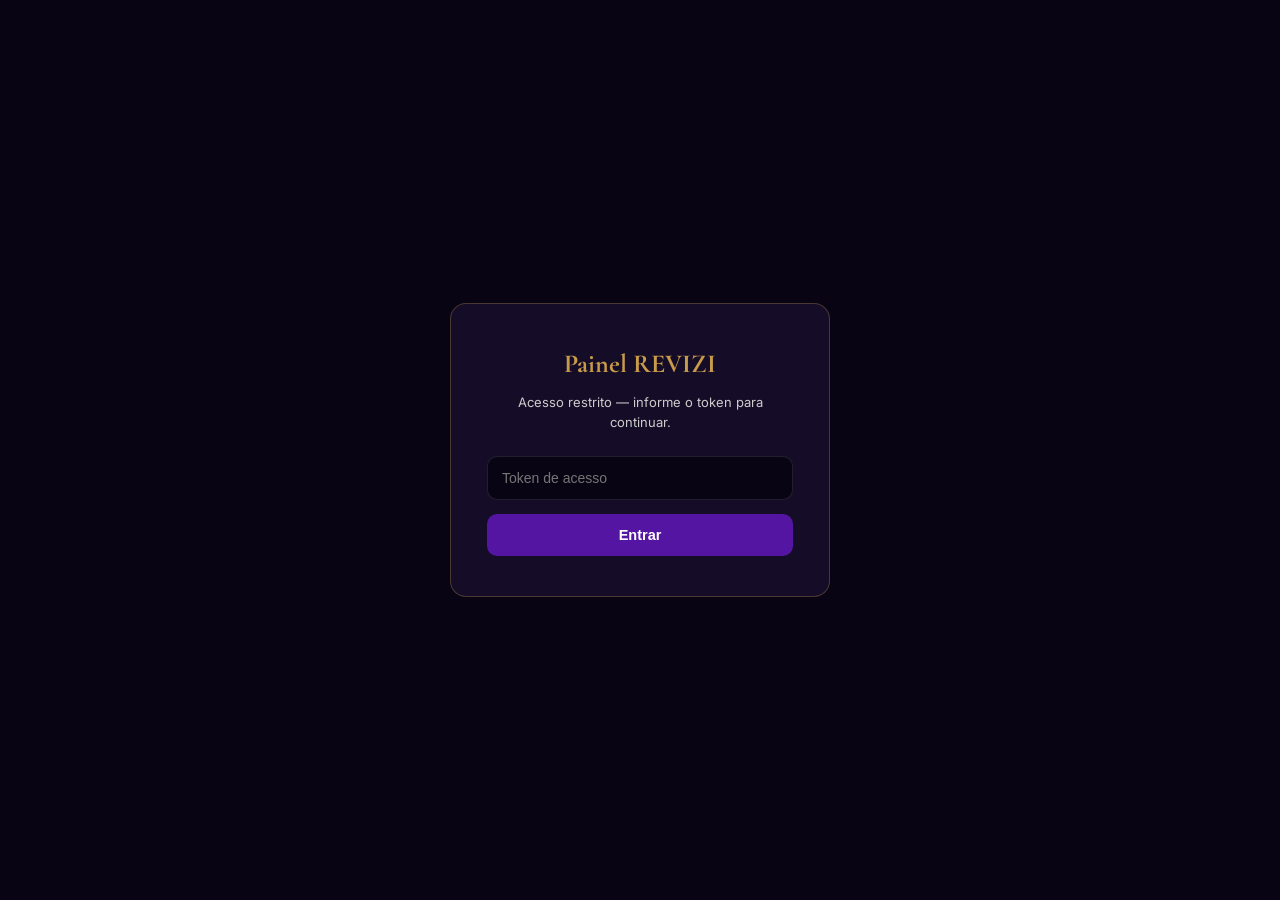
<file: crm-revizi/painel-crm.html>
<!DOCTYPE html>
<html lang="pt-BR">
<head>
<meta charset="UTF-8">
<meta name="viewport" content="width=device-width, initial-scale=1.0">
<title>Painel de Gestão — REVIZI</title>
<meta name="robots" content="noindex, nofollow">
<link rel="preconnect" href="https://fonts.googleapis.com">
<link href="https://fonts.googleapis.com/css2?family=Cormorant+Garamond:wght@400;600;700&family=Inter:wght@400;500;600;700&display=swap" rel="stylesheet">
<style>
  :root {
    --roxo: #5415A3; --lilas: #A863FF; --dourado: #C89B4A;
    --bg1: #090414; --bg2: #150D27; --cinza: #CCCCCC; --branco: #FFFFFF;
    --verde: #4CAF7D; --amarelo: #D9A441; --vermelho: #D9534F;
  }
  * { margin:0; padding:0; box-sizing:border-box; }
  body { background: var(--bg1); color: var(--branco); font-family:'Inter',sans-serif; line-height:1.55; }
  .wrap { max-width: 1240px; margin: 0 auto; padding: 32px 24px 80px; }

  /* ===== LOGIN / TOKEN ===== */
  #telaLogin { min-height:100vh; display:flex; align-items:center; justify-content:center; padding:24px; }
  .login-box { background: var(--bg2); border:1px solid rgba(200,155,74,0.3); border-radius:16px; padding:40px 36px; max-width:380px; width:100%; text-align:center; }
  .login-box h1 { font-family:'Cormorant Garamond',serif; color:var(--dourado); font-size:26px; margin-bottom:8px; }
  .login-box p { font-size:13px; color:var(--cinza); margin-bottom:24px; }
  .login-box input { width:100%; background:var(--bg1); border:1.5px solid rgba(255,255,255,0.1); border-radius:10px; padding:13px 14px; color:var(--branco); font-size:14px; margin-bottom:14px; }
  .login-box button { width:100%; background:var(--roxo); color:var(--branco); font-weight:700; font-size:14.5px; padding:13px; border:none; border-radius:10px; cursor:pointer; }
  .login-erro { color:var(--vermelho); font-size:12.5px; margin-top:10px; display:none; }

  /* ===== HEADER ===== */
  .header-painel { display:flex; justify-content:space-between; align-items:center; margin-bottom:28px; flex-wrap:wrap; gap:12px; }
  .brand-mini { display:flex; align-items:center; gap:10px; }
  .brand-mini .nome { font-family:'Cormorant Garamond',serif; font-size:22px; color:var(--dourado); font-weight:700; }
  .brand-mini .tag { font-size:10.5px; color:var(--cinza); letter-spacing:1.5px; text-transform:uppercase; }
  .header-actions { display:flex; gap:10px; align-items:center; }
  .btn-atualizar { background:var(--roxo); color:var(--branco); border:none; border-radius:8px; padding:9px 18px; font-size:13px; font-weight:600; cursor:pointer; }
  .ultima-att { font-size:11.5px; color:var(--cinza); }

  /* ===== KPIs ===== */
  .kpi-grid { display:grid; grid-template-columns:repeat(5,1fr); gap:14px; margin-bottom:28px; }
  .kpi-card { background:var(--bg2); border-radius:14px; padding:18px 16px; border-top:3px solid var(--dourado); }
  .kpi-num { font-family:'Cormorant Garamond',serif; font-size:32px; font-weight:700; color:var(--dourado); }
  .kpi-label { font-size:11px; color:var(--cinza); margin-top:4px; }
  @media (max-width:900px) { .kpi-grid { grid-template-columns:repeat(2,1fr); } }

  /* ===== FILTROS ===== */
  .mapa-card { background:var(--bg2); border-radius:12px; padding:18px 20px; margin-bottom:24px; }
  .mapa-caso-row { display:flex; justify-content:space-between; align-items:center; padding:9px 0; border-top:1px solid rgba(255,255,255,0.06); font-size:13px; }
  .mapa-caso-row:first-of-type { border-top:none; margin-top:6px; }
  .mapa-caso-empresa { color:var(--branco); font-weight:600; }
  .mapa-caso-count { color:var(--dourado); font-size:12px; }

  .filtros { background:var(--bg2); border-radius:12px; padding:16px 18px; margin-bottom:24px; display:flex; gap:24px; flex-wrap:wrap; align-items:center; }
  .filtro-grupo { display:flex; flex-direction:column; gap:6px; }
  .filtro-grupo label { font-size:10.5px; color:var(--lilas); font-weight:700; letter-spacing:1px; text-transform:uppercase; }
  .filtro-botoes { display:flex; gap:6px; flex-wrap:wrap; }
  .filtro-btn { background:var(--bg1); border:1px solid rgba(255,255,255,0.12); color:var(--cinza); font-size:12px; padding:6px 13px; border-radius:20px; cursor:pointer; transition:all .15s; }
  .filtro-btn:hover { border-color:var(--dourado); }
  .filtro-btn.ativo { background:var(--roxo); border-color:var(--roxo); color:var(--branco); }
  .btn-limpar-filtro { background:none; border:none; color:var(--cinza); font-size:12px; text-decoration:underline; cursor:pointer; margin-left:auto; }

  /* ===== GRÁFICOS ===== */
  .graficos-grid { display:grid; grid-template-columns:1.3fr 1fr; gap:20px; margin-bottom:28px; }
  .grafico-box { background:var(--bg2); border-radius:14px; padding:22px; }
  .grafico-titulo { font-size:12px; color:var(--lilas); font-weight:700; letter-spacing:1px; text-transform:uppercase; margin-bottom:16px; }
  @media (max-width:900px) { .graficos-grid { grid-template-columns:1fr; } }

  .funil-row { display:flex; align-items:center; gap:12px; margin-bottom:10px; }
  .funil-label { width:110px; font-size:12.5px; color:var(--branco); flex-shrink:0; }
  .funil-track { flex:1; background:rgba(255,255,255,0.06); border-radius:6px; height:26px; position:relative; overflow:hidden; }
  .funil-fill { height:100%; background:linear-gradient(90deg, var(--roxo), var(--dourado)); border-radius:6px; display:flex; align-items:center; justify-content:flex-end; padding-right:8px; transition:width .4s ease; }
  .funil-fill span { font-size:11.5px; font-weight:700; color:var(--branco); }

  .origem-row { display:flex; align-items:center; gap:10px; margin-bottom:9px; font-size:12.5px; }
  .origem-dot { width:10px; height:10px; border-radius:50%; flex-shrink:0; }
  .origem-nome { width:150px; flex-shrink:0; color:var(--branco); }
  .origem-track { flex:1; background:rgba(255,255,255,0.06); border-radius:5px; height:16px; overflow:hidden; }
  .origem-fill { height:100%; border-radius:5px; }
  .origem-num { width:30px; text-align:right; color:var(--cinza); flex-shrink:0; }

  /* ===== TABELA ===== */
  .tabela-box { background:var(--bg2); border-radius:14px; padding:22px; overflow-x:auto; }
  table { width:100%; border-collapse:collapse; font-size:13px; }
  th { text-align:left; padding:10px 12px; color:var(--dourado); font-weight:700; font-size:11.5px; letter-spacing:0.5px; text-transform:uppercase; border-bottom:1px solid rgba(200,155,74,0.25); white-space:nowrap; }
  td { padding:10px 12px; border-bottom:1px solid rgba(255,255,255,0.06); white-space:nowrap; }
  .badge { display:inline-block; padding:3px 10px; border-radius:12px; font-size:11px; font-weight:600; }
  .badge-novo { background:rgba(168,99,255,0.15); color:var(--lilas); }
  .badge-contato { background:rgba(200,155,74,0.15); color:var(--dourado); }
  .badge-qualificado { background:rgba(76,175,125,0.15); color:var(--verde); }
  .badge-cliente { background:var(--verde); color:var(--bg1); }
  .badge-perdido { background:rgba(217,83,79,0.15); color:var(--vermelho); }
  .sem-dados { text-align:center; padding:40px; color:var(--cinza); font-size:13px; }

  .loading { text-align:center; padding:60px; color:var(--cinza); }
</style>
</head>
<body>

<!-- TELA DE LOGIN POR TOKEN -->
<div id="telaLogin">
  <div class="login-box">
    <h1>Painel REVIZI</h1>
    <p>Acesso restrito — informe o token para continuar.</p>
    <input type="password" id="inputToken" placeholder="Token de acesso" autocomplete="off">
    <button onclick="entrarPainel()">Entrar</button>
    <p class="login-erro" id="loginErro">Token inválido. Tente novamente.</p>
  </div>
</div>

<!-- PAINEL (só aparece depois do token certo) -->
<div class="wrap" id="painelPrincipal" style="display:none;">

  <div class="header-painel">
    <div class="brand-mini">
      <svg width="28" height="17" viewBox="0 0 494 250" xmlns="http://www.w3.org/2000/svg">
        <path d="M 178.0 10.5 H 8.0 L 93.0 216.0 C 101.96299999999997 189.11700000000002 108.34900000000005 172.76299999999998 127.5 136.5 C 135.99300000000005 121.66399999999999 150.0 105.5 150.0 105.5 C 150.0 105.5 166.17399999999998 85.749 178.0 78.0 V 10.5 Z" fill="#5415A3"/>
        <path d="M 283.047 9.0 H 494.0 C 365.269 77.85300000000001 218.798 145.66199999999998 103.81299999999999 250.0 C 95.45299999999997 193.14499999999998 153.481 114.34100000000001 190.409 79.082 L 218.10000000000002 55.38499999999999 L 249.31500000000005 31.687999999999988 L 283.047 9.0 Z" fill="#C89B4A"/>
      </svg>
      <div>
        <div class="nome">Painel de Gestão</div>
        <div class="tag">REVIZI — Gestão Comercial</div>
      </div>
    </div>
    <div class="header-actions">
      <span class="ultima-att" id="ultimaAtualizacao">—</span>
      <button class="btn-atualizar" onclick="carregarDados()">↻ Atualizar agora</button>
    </div>
  </div>

  <div id="conteudoPainel">
    <div class="loading">Carregando dados da planilha...</div>
  </div>

</div>

<script>
  const APPS_SCRIPT_URL = 'https://script.google.com/macros/s/AKfycbyhWdimekbaK2spCF2CfdYsyd8iVJKQSExgwM-wyk1jA14GV55-P4w9P2IppdM2NQzJtw/exec'; // mesma URL do /exec já usada no formulário
  let TOKEN_SALVO = '';
  let TODOS_REGISTROS = [];
  let MAPA_CASOS = [];
  let filtroOrigem = null;
  let filtroStatus = null;
  let filtroProduto = null;

  const ORDEM_STATUS = ['Novo', 'Em contato', 'Qualificado', 'Proposta/Oferta', 'Aceite', 'Aguardando Pagamento', 'Cliente', 'Perdido'];
  const PRODUTOS = ['Mapa', 'Scan', 'Sonda'];
  const BADGE_CLASSE = {
    'Novo': 'badge-novo', 'Em contato': 'badge-contato', 'Qualificado': 'badge-qualificado',
    'Proposta/Oferta': 'badge-contato', 'Aceite': 'badge-qualificado',
    'Aguardando Pagamento': 'badge-contato', 'Pago': 'badge-qualificado',
    'Cliente': 'badge-cliente', 'Perdido': 'badge-perdido'
  };

  function normalizarProduto(r) {
    const bruto = String(r['Produto'] || r['Solução'] || r['Solucao'] || '').trim().toLowerCase();
    const origem = String(r['Origem'] || '').trim().toLowerCase();
    const v = bruto || origem;
    if (v.includes('raio') || v.includes('rx comercial') || v.includes('scan')) return 'Scan';
    if (v.includes('mapa')) return 'Mapa';
    if (v.includes('sonda')) return 'Sonda';
    return 'Não informado';
  }

  function origemGerencial(r) {
    const origem = String(r['Origem / Canal'] || r['Canal'] || r['Origem'] || '').trim();
    if (!origem) return 'Não informada';

    // Produto nunca é origem/canal.
    if (/^(scan|mapa|sonda|rx comercial|raio[- ]?x comercial)$/i.test(origem)) return 'Não informada';

    // Resíduos numéricos de colunas históricas não são origem.
    const numero = origem.replace(',', '.');
    if (/^[+-]?\d+(?:\.\d+)?$/.test(numero)) return 'Não informada';

    // Padronizações históricas de canal.
    if (/^direto$/i.test(origem)) return 'Direto';
    if (/^e[- ]?mail$/i.test(origem)) return 'E-mail';
    if (/^whats(app)?$/i.test(origem)) return 'WhatsApp';
    if (/^prospec[cç][aã]o interna$/i.test(origem)) return 'Prospecção Interna';
    if (/^prospec[cç][aã]o externa$/i.test(origem)) return 'Prospecção Externa';

    return origem;
  }

  function statusComercial(r) {
    const explicito = String(r['Status Comercial'] || '').trim();
    const bruto = explicito || String(r['Status'] || '').trim();
    if (!bruto) return 'Novo';

    // Estados financeiros não governam o funil comercial.
    if (/^pago$/i.test(bruto)) return 'Cliente';
    if (/^aguardando pagamento$/i.test(bruto)) return 'Aceite';

    // Produto/canal gravado historicamente em Status não é status comercial.
    if (/^(scan|mapa|sonda|rx comercial|raio[- ]?x comercial|direto)$/i.test(bruto)) return 'Novo';

    return bruto;
  }

  function statusFinanceiro(r) {
    const explicito = String(r['Status Financeiro'] || r['Status Pagamento'] || '').trim();
    if (explicito) return explicito;
    const s = String(r['Status'] || '').trim();
    if (s === 'Pago' || s === 'Cliente') return 'Pago';
    if (s === 'Aguardando Pagamento') return 'Aguardando pagamento';
    return 'Sem informação';
  }

  function valorPago(r) {
    const campos = ['Valor Pago','Valor','Valor Final','Preço Final','Preco Final'];
    for (const c of campos) {
      if (r[c] !== undefined && r[c] !== '') {
        const n = Number(String(r[c]).replace(/[^0-9,.-]/g,'').replace(',','.'));
        if (!isNaN(n)) return n;
      }
    }
    return 0;
  }

  function moeda(v) { return Number(v || 0).toLocaleString('pt-BR',{style:'currency',currency:'BRL'}); }

  function entrarPainel() {
    const token = document.getElementById('inputToken').value.trim();
    if (!token) return;
    TOKEN_SALVO = token;
    document.getElementById('telaLogin').style.display = 'none';
    document.getElementById('painelPrincipal').style.display = 'block';
    carregarDados();
  }

  async function carregarDados() {
    document.getElementById('conteudoPainel').innerHTML = '<div class="loading">Carregando dados da planilha...</div>';
    try {
      const resp = await fetch(`${APPS_SCRIPT_URL}?token=${encodeURIComponent(TOKEN_SALVO)}`);
      const json = await resp.json();
      if (json.status !== 'ok') {
        document.getElementById('telaLogin').style.display = 'flex';
        document.getElementById('painelPrincipal').style.display = 'none';
        document.getElementById('loginErro').style.display = 'block';
        return;
      }
      TODOS_REGISTROS = json.dados || [];
      MAPA_CASOS = json.mapaCasos || [];
      document.getElementById('ultimaAtualizacao').textContent = 'Atualizado às ' + new Date().toLocaleTimeString('pt-BR');
      renderizarPainel();
    } catch (erro) {
      document.getElementById('conteudoPainel').innerHTML = `<div class="sem-dados">Erro ao carregar: ${erro.message}.</div>`;
    }
  }

  function registrosFiltrados() {
    return TODOS_REGISTROS.filter(r => {
      if (filtroOrigem && origemGerencial(r) !== filtroOrigem) return false;
      if (filtroStatus && statusComercial(r) !== filtroStatus) return false;
      if (filtroProduto && normalizarProduto(r) !== filtroProduto) return false;
      return true;
    });
  }

  function renderMapaCard() {
    if (!MAPA_CASOS.length) return `<div class="mapa-card"><div class="grafico-titulo">MAPA — Operação</div><div class="sem-dados" style="padding:16px 0;">Nenhum caso em preenchimento.</div></div>`;
    const linhas = MAPA_CASOS.map(c => `<div class="mapa-caso-row"><span class="mapa-caso-empresa">${c.empresa || 'Empresa não informada'}</span><span class="mapa-caso-count">${c.respondentes || 0} respondente${Number(c.respondentes) === 1 ? '' : 's'}</span></div>`).join('');
    return `<div class="mapa-card"><div class="grafico-titulo">MAPA — Em preenchimento (${MAPA_CASOS.length})</div>${linhas}</div>`;
  }

  function renderizarPainel() {
    const registros = registrosFiltrados();
    const origens = [...new Set(TODOS_REGISTROS.map(origemGerencial).filter(o => o !== 'Não informada'))].sort();
    const statusExistentes = ORDEM_STATUS.filter(s => TODOS_REGISTROS.some(r => statusComercial(r) === s));
    const total = registros.length;
    const qualificados = registros.filter(r => statusComercial(r) === 'Qualificado').length;
    const clientes = registros.filter(r => statusComercial(r) === 'Cliente').length;
    const baseConversao = registros.filter(r => statusComercial(r) !== 'Perdido').length;
    const conversao = baseConversao ? ((clientes / baseConversao) * 100).toFixed(1) + '%' : '—';
    const pagos = registros.filter(r => statusFinanceiro(r).toLowerCase() === 'pago');
    const receita = pagos.reduce((s,r) => s + valorPago(r), 0);
    const ticket = pagos.length ? receita / pagos.length : 0;

    const contagemStatus = {};
    ORDEM_STATUS.forEach(x => contagemStatus[x] = 0);
    registros.forEach(r => { const x=statusComercial(r); if (contagemStatus[x] !== undefined) contagemStatus[x]++; });
    const maxFunil = Math.max(...Object.values(contagemStatus),1);
    const produtos = {};
    PRODUTOS.forEach(x => produtos[x]=0);
    registros.forEach(r => { const p=normalizarProduto(r); if(produtos[p] !== undefined) produtos[p]++; });

    const contagemOrigem = {};
    registros.forEach(r => { const o=origemGerencial(r); if (o !== 'Não informada') contagemOrigem[o]=(contagemOrigem[o]||0)+1; });
    const maxOrigem=Math.max(...Object.values(contagemOrigem),1);

    let html = `
      <div class="kpi-grid" style="grid-template-columns:repeat(6,1fr)">
        <div class="kpi-card"><div class="kpi-num">${total}</div><div class="kpi-label">Oportunidades</div></div>
        <div class="kpi-card"><div class="kpi-num">${qualificados}</div><div class="kpi-label">Qualificados</div></div>
        <div class="kpi-card"><div class="kpi-num">${clientes}</div><div class="kpi-label">Clientes</div></div>
        <div class="kpi-card"><div class="kpi-num">${conversao}</div><div class="kpi-label">Conversão</div></div>
        <div class="kpi-card"><div class="kpi-num" style="font-size:25px">${moeda(receita)}</div><div class="kpi-label">Receita paga*</div></div>
        <div class="kpi-card"><div class="kpi-num" style="font-size:25px">${pagos.length ? moeda(ticket) : '—'}</div><div class="kpi-label">Ticket médio*</div></div>
      </div>
      <div style="font-size:10px;color:var(--cinza);margin:-18px 0 22px">* Exibido quando o backend fornece status financeiro e valor.</div>

      <div class="graficos-grid">
        <div class="grafico-box"><div class="grafico-titulo">Funil Comercial</div>
          ${ORDEM_STATUS.map(x=>`<div class="funil-row"><div class="funil-label">${x}</div><div class="funil-track"><div class="funil-fill" style="width:${contagemStatus[x]/maxFunil*100}%"><span>${contagemStatus[x]}</span></div></div></div>`).join('')}
        </div>
        <div class="grafico-box"><div class="grafico-titulo">Produtos</div>
          ${PRODUTOS.map(x=>`<div class="origem-row"><div class="origem-nome">${x}</div><div class="origem-track"><div class="origem-fill" style="width:${total ? produtos[x]/total*100 : 0}%;background:var(--dourado)"></div></div><div class="origem-num">${produtos[x]}</div></div>`).join('')}
        </div>
      </div>

      ${renderMapaCard()}

      <div class="filtros">
        <div class="filtro-grupo"><label>Produto</label><div class="filtro-botoes">${PRODUTOS.map(x=>`<button class="filtro-btn ${filtroProduto===x?'ativo':''}" onclick="aplicarFiltroProduto('${x}')">${x}</button>`).join('')}</div></div>
        <div class="filtro-grupo"><label>Origem / Canal</label><div class="filtro-botoes">${origens.map(x=>`<button class="filtro-btn ${filtroOrigem===x?'ativo':''}" onclick="aplicarFiltroOrigem('${x.replace(/'/g,"\\'")}')">${x}</button>`).join('')}</div></div>
        <div class="filtro-grupo"><label>Status Comercial</label><div class="filtro-botoes">${statusExistentes.map(x=>`<button class="filtro-btn ${filtroStatus===x?'ativo':''}" onclick="aplicarFiltroStatus('${x.replace(/'/g,"\\'")}')">${x}</button>`).join('')}</div></div>
        <button class="btn-limpar-filtro" onclick="limparFiltros()">Limpar filtros</button>
      </div>

      <div class="graficos-grid">
        <div class="grafico-box"><div class="grafico-titulo">Aquisição — Origem / Canal</div>
          ${Object.entries(contagemOrigem).map(([o,n])=>`<div class="origem-row"><div class="origem-nome">${o}</div><div class="origem-track"><div class="origem-fill" style="width:${n/maxOrigem*100}%;background:var(--dourado)"></div></div><div class="origem-num">${n}</div></div>`).join('')}
        </div>
        <div class="grafico-box"><div class="grafico-titulo">Leitura de gestão</div><div style="font-size:12.5px;line-height:1.8;color:var(--cinza)">
          <div><strong style="color:var(--branco)">Comercial:</strong> estágio da oportunidade.</div>
          <div><strong style="color:var(--branco)">Financeiro:</strong> pagamento, separado do funil.</div>
          <div><strong style="color:var(--branco)">Produto:</strong> Scan, Mapa ou Sonda.</div>
          <div><strong style="color:var(--branco)">Origem:</strong> canal de aquisição, não produto.</div>
        </div></div>
      </div>

      <div class="tabela-box"><div class="grafico-titulo">Oportunidades (${registros.length})</div>
        ${!registros.length?'<div class="sem-dados">Nenhum registro com os filtros atuais.</div>':`<table><thead><tr><th>Data</th><th>Nome</th><th>Empresa</th><th>Produto</th><th>Origem/Canal</th><th>Comercial</th><th>Financeiro</th><th>Contato</th></tr></thead><tbody>${registros.slice().reverse().map(r=>`<tr><td>${formatarData(r['Data'])}</td><td>${r['Nome']||'-'}</td><td>${r['Empresa']||'-'}</td><td>${normalizarProduto(r)}</td><td>${origemGerencial(r)}</td><td><span class="badge ${BADGE_CLASSE[statusComercial(r)]||''}">${statusComercial(r)}</span></td><td>${statusFinanceiro(r)}</td><td>${r['WhatsApp']||r['Email']||'-'}</td></tr>`).join('')}</tbody></table>`}
      </div>`;
    document.getElementById('conteudoPainel').innerHTML=html;
  }

  function formatarData(iso) { if(!iso)return '-'; try{return new Date(iso).toLocaleDateString('pt-BR');}catch(e){return iso;} }
  function aplicarFiltroOrigem(x){filtroOrigem=filtroOrigem===x?null:x;renderizarPainel();}
  function aplicarFiltroStatus(x){filtroStatus=filtroStatus===x?null:x;renderizarPainel();}
  function aplicarFiltroProduto(x){filtroProduto=filtroProduto===x?null:x;renderizarPainel();}
  function limparFiltros(){filtroOrigem=null;filtroStatus=null;filtroProduto=null;renderizarPainel();}

  document.getElementById('inputToken').addEventListener('keypress', e => { if (e.key === 'Enter') entrarPainel(); });
</script>
</body>
</html>
</file>
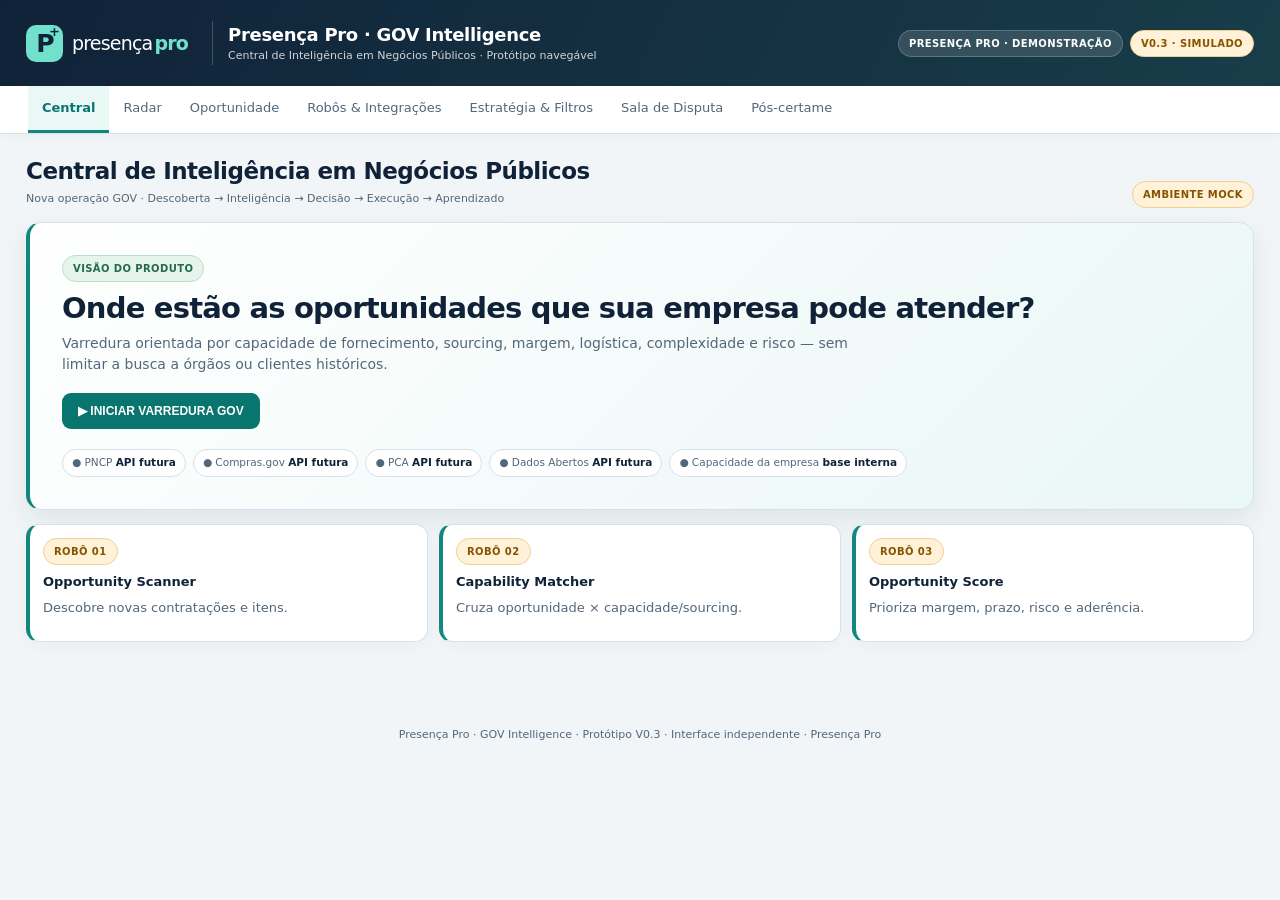
<file: gov-intelligence/base-v03.html>
<!doctype html>
<html lang="pt-BR">
<head>
<meta charset="utf-8"><meta name="viewport" content="width=device-width,initial-scale=1">
<title>Presença Pro · GOV Intelligence V0.3</title>
<meta name="robots" content="noindex,nofollow">
<style>
:root{--n:#102238;--b:#12877F;--bg:#F1F5F7;--ln:#D6E2E8;--tx:#17212B;--g:#5F6B76;--ok:#247454;--w:#A96B10;--d:#E62B2E;--soft:#E9F7F5;--white:#fff;--shadow:0 10px 26px rgba(16,34,56,.08)}
*{box-sizing:border-box}html,body{max-width:100%}body{margin:0;background:var(--bg);font:13px/1.45 -apple-system,"Segoe UI",Roboto,Arial,sans-serif;color:var(--tx)}
header{background:var(--n);color:#fff;padding:10px 26px;display:flex;justify-content:space-between;align-items:center;gap:16px}
.brand{display:flex;gap:14px;align-items:center;min-width:0}.logo-wrap{background:#fff;border-radius:7px;width:168px;height:66px;display:flex;align-items:center;justify-content:center;overflow:hidden;padding:3px 7px;position:relative;flex:0 0 auto}.logo-wrap img{width:100%;height:100%;object-fit:contain}.logo-fallback{display:none;color:var(--n);font-size:18px;font-weight:900;letter-spacing:.4px}.brand-copy{min-width:0}.ttl{font-size:17px;font-weight:800}.sub{font-size:11px;color:#ffffffcc}.header-badges{display:flex;gap:7px;align-items:center;flex-wrap:wrap;justify-content:flex-end}
.badge{display:inline-block;padding:5px 10px;border-radius:20px;font-size:10px;font-weight:800;letter-spacing:.04em;white-space:nowrap}.badge.mock{background:#fff2d8;color:#875300;border:1px solid #efcf91}.badge.real{background:#e5f5ec;color:#246a4d;border:1px solid #b8dfc9}.badge.info{background:#ffffff22;color:#fff;border:1px solid #ffffff33}
nav.nav{display:flex;background:#fff;border-bottom:1px solid var(--ln);padding:0 28px;overflow:auto;position:sticky;top:0;z-index:20}.nav button{border:0;background:none;padding:12px 14px;color:var(--g);cursor:pointer;border-bottom:3px solid transparent;white-space:nowrap;font:inherit}.nav button:hover{color:var(--n)}.nav button.active{color:var(--n);border-color:var(--b);font-weight:700}
main{max-width:1320px;margin:auto;padding:20px 26px 60px}.page-head{display:flex;justify-content:space-between;align-items:end;gap:12px;flex-wrap:wrap;margin-bottom:14px}.page-head h1{margin:0;color:var(--n);font-size:20px}.meta{font-size:11px;color:var(--g);margin-top:3px}.view{display:none}.view.active{display:block}
.hero{padding:28px;background:linear-gradient(135deg,#fff 0%,#f8fbfe 100%);border:1px solid var(--ln);border-left:4px solid var(--b);border-radius:9px;box-shadow:var(--shadow)}.hero h2{font-size:29px;line-height:1.15;color:var(--n);margin:10px 0 8px}.hero p{max-width:800px;color:var(--g);font-size:14px;margin:0}.start{margin-top:18px;border:0;border-radius:7px;padding:11px 16px;font-weight:800;background:var(--n);color:#fff;cursor:pointer;font-size:12px}.start:hover{background:#183e4b}.sources{display:flex;gap:7px;flex-wrap:wrap;margin-top:20px}.source{border:1px solid var(--ln);background:#fff;border-radius:14px;padding:5px 9px;color:var(--g);font-size:10.5px}.source b{color:var(--n)}
.scan{margin-top:18px;display:none;padding:18px;border:1px solid var(--ln);border-radius:9px;background:#fff}.scanhead{display:grid;grid-template-columns:132px 1fr;gap:20px;align-items:center;margin-bottom:15px}.ring{width:120px;height:120px;border-radius:50%;display:grid;place-items:center;background:conic-gradient(var(--b) 0deg,#e4edf5 0deg);position:relative}.ring:after{content:"";position:absolute;inset:10px;border-radius:50%;background:#fff}.ringval{position:relative;z-index:1;font-size:28px;font-weight:900;color:var(--n)}.phase{font-size:16px;font-weight:800;color:var(--n);margin-bottom:5px}.records{font-size:27px;font-weight:900;color:var(--n)}.recordslabel,.muted{color:var(--g)}.recordslabel{font-size:10.5px}.scanmeta{display:grid;grid-template-columns:repeat(3,1fr);gap:8px;margin-top:10px}.scanmini{padding:9px;border:1px solid var(--ln);border-radius:7px;background:#fafcfe}.scanmini b{display:block;font-size:16px;color:var(--n);margin-top:1px}.scanline{height:8px;border-radius:8px;background:#e4edf5;overflow:hidden}.scanbar{height:100%;width:0;background:linear-gradient(90deg,var(--n),var(--b));transition:width .4s}.log{margin-top:12px;color:var(--g);min-height:58px;padding:9px 11px;background:var(--soft);border-radius:7px;border:1px solid #c6e1f2}.sourcebox{font-size:10.5px;color:var(--g);border-top:1px solid var(--ln);margin-top:12px;padding-top:10px}
.section{margin-top:14px}.section h3{margin:0 0 9px;color:var(--n);font-size:14px}.grid4{display:grid;grid-template-columns:repeat(4,1fr);gap:11px}.kpi,.card{background:#fff;border:1px solid var(--ln);border-radius:9px;padding:13px;margin-bottom:13px}.kpi{border-left:4px solid var(--b);min-height:88px}.kpi strong{display:block;font-size:19px;color:var(--n);margin-top:5px}.kpi span{font-size:9.5px;text-transform:uppercase;letter-spacing:.05em;color:var(--g);font-weight:700}.card{box-shadow:0 2px 8px rgba(17,33,43,.025)}.card h2,.card h3{color:var(--n)}
.toolbar{display:flex;gap:8px;align-items:center;flex-wrap:wrap;margin-bottom:12px}.chip,.tag{border:1px solid var(--ln);border-radius:12px;background:#fff;color:var(--g);padding:4px 8px;font-size:10px}.tag{background:#E6F1FB;color:#245a91;border-color:#cbdff0;display:inline-block;margin:2px 4px 2px 0}
.table{width:100%;border-collapse:collapse;font-size:12px;background:#fff}.table th{background:var(--n);color:#fff;text-align:left;padding:7px;font-size:10px;text-transform:uppercase}.table td{padding:8px;border-bottom:1px solid var(--ln)}.table tr:hover td{background:#f8fbfd}.score{font-weight:900;color:var(--ok)}.open{border:1px solid var(--ln);background:#fff;color:var(--n);border-radius:7px;padding:6px 9px;cursor:pointer;font-weight:700}.open:hover{background:var(--soft);border-color:#b7d9ef}
.cols{display:grid;grid-template-columns:1.25fr .75fr;gap:14px}.bigscore{font-size:48px;font-weight:900;color:var(--ok);line-height:1}.meter{display:grid;grid-template-columns:120px 1fr 30px;gap:9px;align-items:center;margin:8px 0;font-size:11px}.track{height:7px;background:#e4edf5;border-radius:9px;overflow:hidden}.fill{height:100%;background:linear-gradient(90deg,var(--n),var(--b))}.tabs{display:flex;gap:6px;margin:14px 0 10px;flex-wrap:wrap}.tabs button{border:1px solid var(--ln);background:#fff;color:var(--g);padding:7px 9px;border-radius:7px;cursor:pointer;font:inherit}.tabs button.on{background:var(--n);border-color:var(--n);color:#fff;font-weight:700}
.alert{padding:10px 13px;background:#fff8e5;border:1px solid #f2d58a;border-left:4px solid var(--w);border-radius:8px;margin-bottom:11px}.alert.good{background:#eff8f4;border-color:#c3e4d4;border-left-color:var(--ok)}
.robot{display:grid;grid-template-columns:repeat(3,1fr);gap:11px}.robot .card{border-left:4px solid var(--b);min-height:118px}.robot .card strong{display:block;color:var(--n);margin:7px 0}.flow{display:flex;gap:7px;align-items:center;flex-wrap:wrap}.node{padding:7px 9px;border:1px solid var(--ln);border-radius:7px;background:#fafcfe;color:var(--n);font-size:11px}.arrow{color:var(--b);font-weight:900}
.decision{display:flex;gap:8px;margin-top:15px;flex-wrap:wrap}.decision button{border:0;border-radius:7px;padding:9px 11px;font-weight:800;cursor:pointer;font-size:11px}.approve{background:var(--ok);color:#fff}.review{background:#e9b64d;color:#513500}.reject{background:#f7e8e8;color:#9b2628;border:1px solid #eac6c7!important}
.live{display:grid;grid-template-columns:1fr 1fr;gap:14px}.liveprice{font-size:34px;font-weight:900;color:var(--n)}.pulse{width:8px;height:8px;background:var(--d);border-radius:50%;display:inline-block;box-shadow:0 0 0 0 rgba(230,43,46,.45);animation:pulse 1.5s infinite}@keyframes pulse{70%{box-shadow:0 0 0 9px rgba(230,43,46,0)}}
.filtergrid{display:grid;grid-template-columns:repeat(3,1fr);gap:12px}.filtergrid label{display:block;color:var(--g);font-size:10.5px;margin-bottom:4px}.filtergrid select,.filtergrid input{width:100%;background:#fff;color:var(--tx);border:1px solid var(--ln);border-radius:7px;padding:8px;font:inherit}
footer{text-align:center;color:var(--g);font-size:11px;padding:0 10px 22px}
@media(max-width:980px){.grid4,.robot,.filtergrid{grid-template-columns:repeat(2,1fr)}.cols,.live{grid-template-columns:1fr}}
@media(max-width:620px){html,body{overflow-x:hidden}header{display:block;padding:10px 12px}.brand{width:100%;gap:10px}.logo-wrap{width:108px;height:44px;flex:0 0 108px}.ttl{font-size:13px}.sub{font-size:10px}.header-badges{justify-content:flex-start;margin-top:8px}.badge{white-space:normal}.nav{width:100%;padding:0 5px!important;overflow-x:auto;-webkit-overflow-scrolling:touch}.nav button{flex:0 0 auto;padding:10px 9px;font-size:11px}main{padding:12px 10px 44px}.page-head{align-items:flex-start}.page-head h1{font-size:16px}.hero{padding:18px}.hero h2{font-size:23px}.grid4,.robot,.filtergrid,.cols,.live{grid-template-columns:minmax(0,1fr)}.scanhead{grid-template-columns:1fr;text-align:center}.ring{margin:auto}.scanmeta{grid-template-columns:1fr}.kpi,.card,.alert{min-width:0;max-width:100%}.table{display:block;width:100%;max-width:100%;overflow-x:auto;-webkit-overflow-scrolling:touch}.table th,.table td{white-space:nowrap}.meter{grid-template-columns:90px 1fr 28px}.flow{align-items:flex-start}.logo-fallback{font-size:14px}}

/* Presença Pro — identidade independente */
:root{--n:#102238;--b:#12877f;--bg:#f1f5f7;--ln:#d6e2e8;--tx:#18283b;--g:#53677a;--soft:#e9f7f5;--yellow:#a96b10}body{font:13px/1.5 system-ui,-apple-system,"Segoe UI",sans-serif}header{background:linear-gradient(115deg,#102238,#183d49);padding:17px 26px}.logo-wrap{background:transparent;overflow:visible;border:0;padding:0;width:172px;height:52px;gap:9px;justify-content:flex-start}.pp-symbol{display:grid;place-items:center;position:relative;width:37px;height:37px;border-radius:10px;background:#71e1ce;color:#102238;font-size:25px;font-weight:900;letter-spacing:-2px;flex:none}.pp-symbol span{position:absolute;right:3px;top:-3px;font-size:13px;letter-spacing:0}.pp-wordmark{color:#fff;font-size:19px;letter-spacing:-.8px;font-weight:500;white-space:nowrap}.pp-wordmark strong{color:#71e1ce;margin-left:2px}.brand-copy{border-left:1px solid #ffffff35;padding-left:15px}.ttl{letter-spacing:-.3px;font-size:18px}.nav{box-shadow:0 2px 10px #10223808}.nav button.active{color:#08756e;background:#e9f7f5}.hero{background:linear-gradient(135deg,#fff,#e9f7f5);border-radius:15px;padding:32px}.hero h2{letter-spacing:-.8px}.start{background:#08756e;border-radius:9px}.start:hover{background:#075a55}.card,.kpi,.scan{border-radius:13px;box-shadow:0 4px 16px #10223808}.kpi{border-left:4px solid #12877f}.kpi strong{letter-spacing:-.6px;font-size:24px}.table th{background:#18364a}.table tr:hover td{background:#eff9f7}.tag{background:#e4f4f1;color:#11665f;border-color:#bfe1db}.open,.mini-btn{border-color:#b9d9d6}.tabs button.on{background:#08756e;border-color:#08756e}.engineitem.active{border-color:#8acdc4!important}.source-flag:not(.ata){background:#e4f4f1!important;color:#11665f!important}.insight-card{background:#f2faf8!important}.page-head h1{font-size:23px;letter-spacing:-.5px}.badge.mock{background:#fff2d8}.badge.real{background:#e5f5ec}footer{padding-top:12px}@media(max-width:620px){header{padding:12px}.logo-wrap{width:132px;flex:0 0 132px;height:42px;gap:6px}.pp-wordmark{font-size:15px}.pp-symbol{width:29px;height:29px;font-size:20px}.brand-copy{padding-left:8px}.ttl{font-size:13px}.hero{padding:18px}.page-head h1{font-size:18px}.kpi strong{font-size:20px}}
</style>
</head>
<body>
<header>
  <div class="brand">
    <div class="logo-wrap">
      <span class="pp-symbol" aria-hidden="true">P<span>+</span></span>
      <span class="pp-wordmark">presença<strong>pro</strong></span>
    </div>
    <div class="brand-copy"><div class="ttl">Presença Pro · GOV Intelligence</div><div class="sub">Central de Inteligência em Negócios Públicos · Protótipo navegável</div></div>
  </div>
  <div class="header-badges"><span class="badge info">PRESENÇA PRO · DEMONSTRAÇÃO</span><span class="badge mock">V0.3 · SIMULADO</span></div>
</header>
<nav class="nav">
<button class="active" data-v="home">Central</button>
<button data-v="radar">Radar</button>
<button data-v="detail">Oportunidade</button>
<button data-v="robots">Robôs & Integrações</button>
<button data-v="filters">Estratégia & Filtros</button>
<button data-v="live">Sala de Disputa</button>
<button data-v="post">Pós-certame</button>
</nav>
<main>
<div class="page-head"><div><h1 id="title">Central de Inteligência em Negócios Públicos</h1><div class="meta">Nova operação GOV · Descoberta → Inteligência → Decisão → Execução → Aprendizado</div></div><span class="badge mock">AMBIENTE MOCK</span></div>
<section id="home" class="view active"><div class="hero"><span class="badge real">VISÃO DO PRODUTO</span><h2>Onde estão as oportunidades que sua empresa pode atender?</h2><p>Varredura orientada por capacidade de fornecimento, sourcing, margem, logística, complexidade e risco — sem limitar a busca a órgãos ou clientes históricos.</p><button class="start" id="start">▶ INICIAR VARREDURA GOV</button><div class="sources"><span class="source">● PNCP <b>API futura</b></span><span class="source">● Compras.gov <b>API futura</b></span><span class="source">● PCA <b>API futura</b></span><span class="source">● Dados Abertos <b>API futura</b></span><span class="source">● Capacidade da empresa <b>base interna</b></span></div><div class="scan" id="scan"><div class="scanhead"><div class="ring" id="ring"><div class="ringval" id="pct">0%</div></div><div><div class="phase" id="phase">Preparando motores de busca...</div><div class="records" id="records">0</div><div class="recordslabel">registros simulados processados</div><div class="scanmeta"><div class="scanmini"><span class="muted">Contratações</span><b id="m1">0</b></div><div class="scanmini"><span class="muted">Itens analisados</span><b id="m2">0</b></div><div class="scanmini"><span class="muted">Candidatas</span><b id="m3">0</b></div></div></div></div><div class="scanline"><div class="scanbar" id="scanbar"></div></div><div class="log" id="log"></div><div class="sourcebox"><span class="badge mock">SIMULAÇÃO</span> O volume exibido nesta versão demonstra a experiência operacional. Com as APIs conectadas, os contadores passam a refletir registros efetivamente consultados/processados.</div></div></div><div class="section"><div class="robot"><div class="card"><span class="badge mock">ROBÔ 01</span><strong>Opportunity Scanner</strong><span class="muted">Descobre novas contratações e itens.</span></div><div class="card"><span class="badge mock">ROBÔ 02</span><strong>Capability Matcher</strong><span class="muted">Cruza oportunidade × capacidade/sourcing.</span></div><div class="card"><span class="badge mock">ROBÔ 03</span><strong>Opportunity Score</strong><span class="muted">Prioriza margem, prazo, risco e aderência.</span></div></div></div></section>
<section id="radar" class="view"><div class="grid4"><div class="kpi"><span>Oportunidades analisadas</span><strong>4.823</strong></div><div class="kpi"><span>Compatíveis</span><strong>184</strong></div><div class="kpi"><span>Prioritárias</span><strong>11</strong></div><div class="kpi"><span>Potencial mapeado</span><strong>R$ 1,84 mi</strong></div></div><div class="section"><div class="toolbar"><span class="chip">CE + Nordeste</span><span class="chip">Fornecimento</span><span class="chip">R$ 10 mil+</span><span class="chip">Histórico + Novas categorias</span></div><table class="table"><thead><tr><th>Score</th><th>Objeto</th><th>Origem</th><th>Valor</th><th>Capacidade</th><th>Abertura</th><th></th></tr></thead><tbody>
<tr><td class="score">94</td><td>Equipamentos de climatização</td><td>Compras.gov</td><td>R$ 184.500</td><td><span class="tag">Histórico</span></td><td>23/11</td><td><button class="open goDetail">Analisar →</button></td></tr>
<tr><td class="score">91</td><td>Materiais de consumo e manutenção</td><td>PNCP</td><td>R$ 96.300</td><td><span class="tag">Histórico</span></td><td>24/11</td><td><button class="open goDetail">Analisar →</button></td></tr>
<tr><td class="score">87</td><td>Sistema de CFTV e acessórios</td><td>Compras.gov</td><td>R$ 218.000</td><td><span class="tag">Histórico</span></td><td>26/11</td><td><button class="open goDetail">Analisar →</button></td></tr>
<tr><td class="score">82</td><td>Materiais termoplásticos / PP</td><td>PNCP</td><td>R$ 74.800</td><td><span class="tag">Histórico</span></td><td>27/11</td><td><button class="open goDetail">Analisar →</button></td></tr>
<tr><td class="score" style="color:var(--yellow)">78</td><td>Equipamentos de armazenagem</td><td>PCA</td><td>R$ 143.200</td><td><span class="tag">Nova categoria</span></td><td>Planejada</td><td><button class="open goDetail">Analisar →</button></td></tr>
</tbody></table></div><div class="sourcebox">DEMONSTRAÇÃO: os números e oportunidades desta tela são simulados. A estrutura foi desenhada para receber dados de PNCP, Compras.gov, PCA e bases internas.</div></section>
<section id="detail" class="view"><div class="cols"><div class="card"><span class="badge mock">OPORTUNIDADE SIMULADA</span><h2 style="margin-bottom:5px">Pregão 90042/2026</h2><div class="muted">Aquisição de equipamentos de climatização • abertura 23/11/2026</div><div class="tabs"><button class="on">Visão geral</button><button>Itens</button><button>Preços</button><button>Concorrência</button><button>Edital IA</button></div><div class="alert good"><b>Recomendação: PARTICIPAR.</b> Boa compatibilidade comercial, sourcing viável e logística favorável.</div><div class="alert"><b>Atenção:</b> prazo de entrega de 10 dias e pagamento previsto em 30 dias após aceite.</div><h3>Leitura estruturada do edital</h3><table class="table"><tbody><tr><td>Objeto</td><td>Equipamentos de climatização</td></tr><tr><td>Valor estimado</td><td>R$ 184.500</td></tr><tr><td>Entrega</td><td>Fortaleza/CE</td></tr><tr><td>SRP</td><td>Sim</td></tr><tr><td>Equivalente</td><td>Permitido, mediante especificações</td></tr><tr><td>Amostra</td><td>Não identificada</td></tr><tr><td>Pagamento</td><td>30 dias</td></tr></tbody></table><div class="decision"><button class="approve">Aprovar participação</button><button class="review">Revisão humana</button><button class="reject">Descartar</button></div></div><div><div class="card"><span class="muted">ADERÊNCIA</span><div class="bigscore">94</div><div class="meter"><span>Produto</span><div class="track"><div class="fill" style="width:96%"></div></div><b>96</b></div><div class="meter"><span>Sourcing</span><div class="track"><div class="fill" style="width:93%"></div></div><b>93</b></div><div class="meter"><span>Logística</span><div class="track"><div class="fill" style="width:88%"></div></div><b>88</b></div><div class="meter"><span>Financeiro</span><div class="track"><div class="fill" style="width:79%"></div></div><b>79</b></div><div class="meter"><span>Risco</span><div class="track"><div class="fill" style="width:84%"></div></div><b>84</b></div></div><div class="card section"><b>Como chegamos aqui?</b><div class="sourcebox">Opportunity Scanner → edital/documentos → Edital AI → Capability Matcher → Price Engine → Opportunity Score.<br><br><span class="badge mock">MOCK</span> Cada agente será substituído/ligado progressivamente às fontes reais.</div></div></div></div></section>
<section id="robots" class="view"><div class="robot"><div class="card"><span class="badge real">FONTE</span><strong>PNCP Connector</strong><span class="muted">Contratações, itens, resultados, atas, contratos e PCA.</span></div><div class="card"><span class="badge real">FONTE</span><strong>Compras.gov Connector</strong><span class="muted">Dados abertos e inteligência de compras públicas.</span></div><div class="card"><span class="badge mock">AGENTE</span><strong>Opportunity Scanner</strong><span class="muted">Varre, normaliza e elimina ruído.</span></div><div class="card"><span class="badge mock">AGENTE</span><strong>Capability Matcher</strong><span class="muted">Histórico + sourcing + capacidade operacional.</span></div><div class="card"><span class="badge mock">AGENTE</span><strong>Edital AI</strong><span class="muted">Extrai requisitos, riscos, prazos e obrigações.</span></div><div class="card"><span class="badge mock">AGENTE</span><strong>Price Intelligence</strong><span class="muted">Histórico, referência, margem e limite.</span></div><div class="card"><span class="badge mock">AGENTE</span><strong>Competitor Intelligence</strong><span class="muted">Vencedores, comportamento e faixas de preço.</span></div><div class="card"><span class="badge mock">AGENTE</span><strong>Alert Engine</strong><span class="muted">Prazos, retificações, oportunidades e documentos.</span></div><div class="card"><span class="badge mock">INTEGRAÇÃO</span><strong>Kommo / Operação</strong><span class="muted">Pipeline, responsáveis, decisões e aprendizado.</span></div></div><div class="section card"><h3>Arquitetura de decisão</h3><div class="flow"><span class="node">Descoberta</span><span class="arrow">→</span><span class="node">Normalização</span><span class="arrow">→</span><span class="node">Aderência</span><span class="arrow">→</span><span class="node">Edital IA</span><span class="arrow">→</span><span class="node">Preço/Risco</span><span class="arrow">→</span><span class="node">Decisão humana</span><span class="arrow">→</span><span class="node">Resultado</span><span class="arrow">→</span><span class="node">Aprendizado</span></div></div></section>
<section id="filters" class="view"><div class="card"><h2>Estratégia de descoberta</h2><p class="muted">A busca não depende de órgãos históricos. O perfil define o universo que o motor deve explorar.</p><div class="filtergrid"><div><label>Território</label><select><option>Ceará + Nordeste</option><option>Brasil</option><option>Ceará</option></select></div><div><label>Valor mínimo</label><input value="R$ 10.000"></div><div><label>Valor máximo</label><input value="R$ 500.000"></div><div><label>Perfil</label><select><option>Histórico + adjacências + novas categorias</option><option>Somente capacidade comprovada</option><option>Exploração de novos mercados</option></select></div><div><label>Complexidade</label><select><option>Fornecimento + logística</option><option>Somente fornecimento simples</option><option>Incluir instalação</option></select></div><div><label>Modalidades</label><select><option>Pregão + Dispensa + SRP</option><option>Pregão</option><option>Todas</option></select></div></div></div><div class="section card"><h3>Matriz de capacidade da empresa</h3><p><span class="tag">Materiais de consumo</span><span class="tag">Climatização</span><span class="tag">CFTV / eletrônicos</span><span class="tag">Materiais termoplásticos</span><span class="tag">Outras linhas ilustrativas</span></p><div class="alert"><b>Regra:</b> histórico da empresa demonstra capacidade; não limita descoberta. Novas categorias passam por validação de sourcing, capital, logística, margem e exigência técnica.</div></div></section>
<section id="live" class="view"><div class="live"><div class="card"><span class="pulse"></span> <b>DISPUTA SIMULADA</b><h2>Item 01 — Equipamento 18.000 BTU</h2><span class="muted">Posição atual</span><div class="bigscore" style="color:var(--yellow)">3º</div><table class="table"><tbody><tr><td>Melhor lance</td><td><b>R$ 2.974,00</b></td></tr><tr><td>Empresa demonstrativa</td><td>R$ 3.010,00</td></tr><tr><td>Preço-alvo</td><td>R$ 3.020,00</td></tr><tr><td>Limite autorizado</td><td>R$ 2.790,00</td></tr></tbody></table></div><div class="card"><span class="muted">MOTOR DE APOIO</span><h3>Lance sugerido</h3><div class="liveprice">R$ 2.965,00</div><p>Margem projetada: <b>17,8%</b></p><div class="alert good">O lance permanece acima do limite mínimo autorizado.</div><button class="start" style="margin-top:8px">AUTORIZAR LANCE (SIMULAÇÃO)</button><div class="sourcebox"><b>Trava de governança:</b> o protótipo recomenda e simula. Envio autônomo ao Compras.gov não é assumido como integração oficial disponível.</div></div></div></section>
<section id="post" class="view"><div class="card"><h2>Ciclo pós-certame</h2><div class="flow"><span class="node">Adjudicado</span><span class="arrow">→</span><span class="node">Homologado</span><span class="arrow">→</span><span class="node">Ata / Contrato</span><span class="arrow">→</span><span class="node">Empenho</span><span class="arrow">→</span><span class="node">Ordem</span><span class="arrow">→</span><span class="node">Entrega</span><span class="arrow">→</span><span class="node">NF-e</span><span class="arrow">→</span><span class="node">Recebimento</span></div></div><div class="grid4 section"><div class="kpi"><span>Participações</span><strong>42</strong></div><div class="kpi"><span>Vitórias</span><strong>17</strong></div><div class="kpi"><span>Taxa de êxito</span><strong>40,5%</strong></div><div class="kpi"><span>Margem média</span><strong>16,8%</strong></div></div><div class="section card"><h3>Loop de aprendizado</h3><p class="muted">Cada resultado retorna ao motor: categoria, preço, concorrência, prazo, margem, motivo de perda, execução e recebimento. O objetivo é melhorar continuamente a priorização das próximas oportunidades.</p></div></section>

</main>
<footer>Presença Pro · GOV Intelligence · Protótipo V0.3 · Interface independente · Presença Pro</footer>
<script>
const names={home:'Central de Inteligência em Negócios Públicos',radar:'Radar de Oportunidades GOV',detail:'Raio-X da Oportunidade',robots:'Robôs & Integrações',filters:'Estratégia & Filtros',live:'Sala de Disputa Assistida',post:'Pós-certame & Aprendizado'};
function show(id){document.querySelectorAll('.view').forEach(x=>x.classList.remove('active'));document.getElementById(id).classList.add('active');document.querySelectorAll('.nav button').forEach(x=>x.classList.toggle('active',x.dataset.v===id));document.getElementById('title').textContent=names[id];window.scrollTo(0,0)}
document.querySelectorAll('.nav button').forEach(b=>b.onclick=()=>show(b.dataset.v));document.querySelectorAll('.goDetail').forEach(b=>b.onclick=()=>show('detail'));
const steps=[
 {t:'Conectando PNCP, Compras.gov, PCA e Dados Abertos...',p:12,r:684120,c:731,i:1842,k:0},
 {t:'Pesquisando contratações e itens no ecossistema GOV...',p:31,r:2489360,c:2184,i:18420,k:34},
 {t:'Normalizando milhões de registros e eliminando duplicidades...',p:47,r:5174822,c:4823,i:52610,k:91},
 {t:'Cruzando linhas de fornecimento com capacidade da empresa...',p:63,r:6489314,c:4823,i:52610,k:184},
 {t:'Explorando categorias adjacentes e novas oportunidades...',p:76,r:7350921,c:4823,i:52610,k:226},
 {t:'Aplicando filtros de sourcing, valor, logística e complexidade...',p:88,r:8126440,c:4823,i:52610,k:63},
 {t:'Analisando aderência, margem, prazo e risco...',p:96,r:8649732,c:4823,i:52610,k:21},
 {t:'Varredura concluída — 11 oportunidades prioritárias.',p:100,r:8912450,c:4823,i:52610,k:11}
];
const fmt=n=>new Intl.NumberFormat('pt-BR').format(Math.round(n));
function tween(el,a,b,d=760,format=fmt){const st=performance.now();function f(now){const q=Math.min(1,(now-st)/d),e=1-Math.pow(1-q,3);el.textContent=format(a+(b-a)*e);if(q<1)requestAnimationFrame(f)}requestAnimationFrame(f)}
document.getElementById('start').onclick=()=>{
 const s=document.getElementById('scan'),bar=document.getElementById('scanbar'),log=document.getElementById('log'),pct=document.getElementById('pct'),ring=document.getElementById('ring'),phase=document.getElementById('phase'),records=document.getElementById('records'),m1=document.getElementById('m1'),m2=document.getElementById('m2'),m3=document.getElementById('m3');
 s.style.display='block';log.innerHTML='';bar.style.width='0';pct.textContent='0%';ring.style.background='conic-gradient(var(--b) 0deg,#e4edf5 0deg)';records.textContent='0';m1.textContent=m2.textContent=m3.textContent='0';
 let i=0,prev={p:0,r:0,c:0,i:0,k:0};
 const run=()=>{if(i>=steps.length){setTimeout(()=>show('radar'),1100);return}const x=steps[i++];phase.textContent=x.t;bar.style.width=x.p+'%';ring.style.background=`conic-gradient(var(--b) ${x.p*3.6}deg,#e4edf5 0deg)`;tween(pct,prev.p,x.p,700,v=>Math.round(v)+'%');tween(records,prev.r,x.r);tween(m1,prev.c,x.c);tween(m2,prev.i,x.i);tween(m3,prev.k,x.k);log.innerHTML=`<div><b>ETAPA ${i}/${steps.length}</b> &nbsp;●&nbsp; ${x.t}</div>`;prev=x;setTimeout(run,900)};run()
};
</script>
</body></html>
</file>
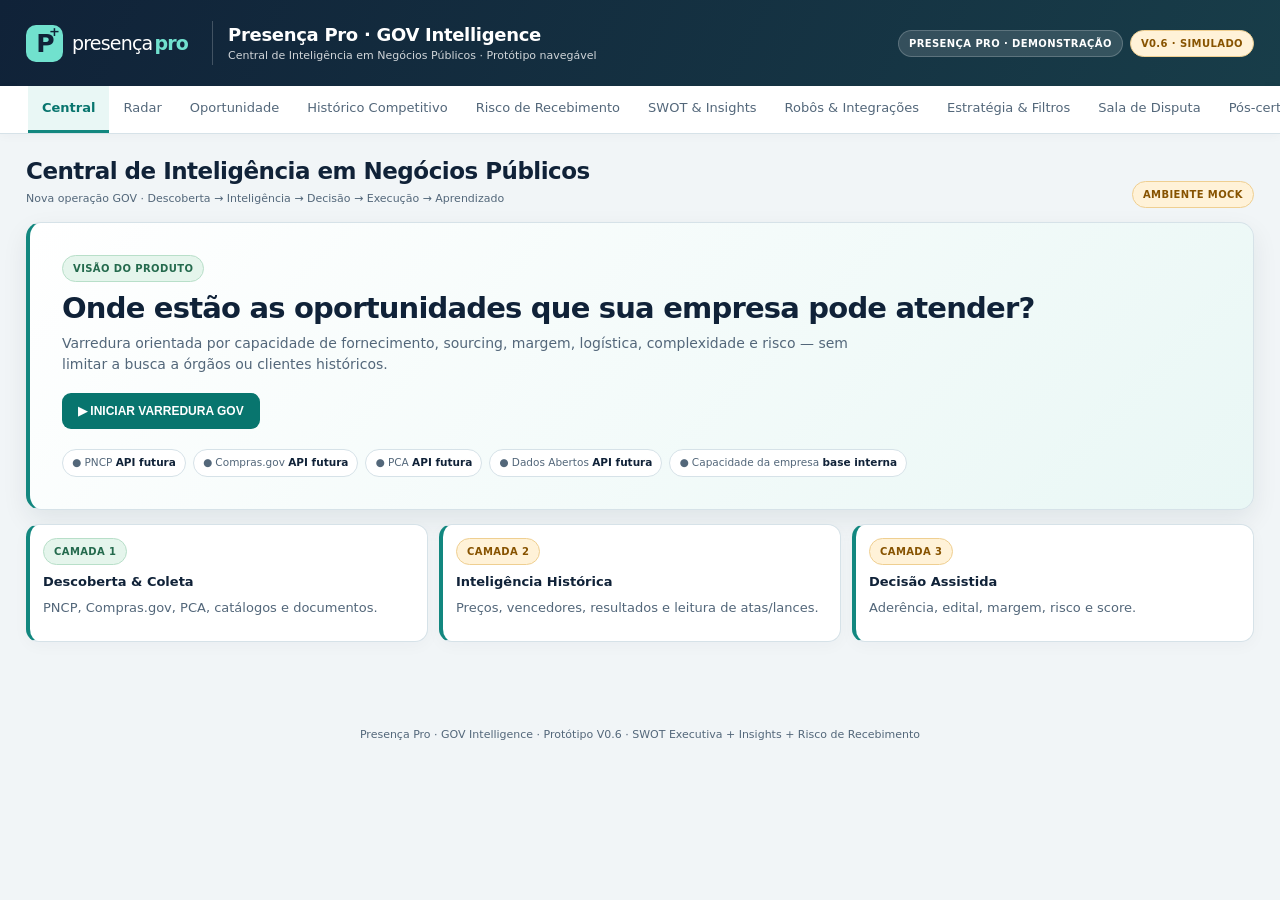
<file: gov-intelligence/index-v0_6.html>
<!doctype html>
<html lang="pt-BR">
<head>
<meta charset="utf-8">
<meta name="viewport" content="width=device-width,initial-scale=1">
<title>Presença Pro · GOV Intelligence V0.6</title>
<style>
html,body{margin:0;width:100%;height:100%;overflow:hidden;background:#f1f5f7}
#app{border:0;width:100%;height:100%;display:block}
</style>
</head>
<body>
<iframe id="app" src="./base-v03.html" title="Presença Pro GOV Intelligence"></iframe>
<script>
const app=document.getElementById('app');
app.addEventListener('load',()=>{
  const w=app.contentWindow,d=app.contentDocument;
  if(!d||d.getElementById('v04patched')) return;

  const mark=d.createElement('meta'); mark.id='v04patched'; d.head.appendChild(mark);
  d.title='Presença Pro · GOV Intelligence V0.6';

  const css=d.createElement('style');
  css.textContent=`
  .engineboard{display:grid;grid-template-columns:repeat(4,1fr);gap:8px;margin-top:12px}
  .engineitem{border:1px solid var(--ln);border-radius:8px;background:#fafcfe;padding:9px 10px;min-height:60px}
  .engineitem .estate{display:flex;align-items:center;gap:6px;font-size:10px;color:var(--g);margin-top:5px}
  .edot{width:8px;height:8px;border-radius:50%;background:#a8b3bd;display:inline-block}
  .engineitem.active{border-color:#8acdc4;background:var(--soft)}
  .engineitem.active .edot{background:var(--b);box-shadow:0 0 0 5px rgba(18,135,127,.12)}
  .engineitem.done .edot{background:var(--ok)}
  .engineitem b{font-size:11px;color:var(--n)}
  .tabpane{display:none}.tabpane.on{display:block}
  .mini-btn{border:1px solid var(--ln);background:#fff;color:var(--n);border-radius:6px;padding:5px 7px;font-size:10px;font-weight:700;cursor:pointer;margin-top:8px}
  .mini-btn:hover{background:var(--soft)}
  .history-detail{margin-top:12px}
  .source-flag{font-size:9px;padding:2px 6px;border-radius:9px;background:#eef5fb;color:#245a91;white-space:nowrap}
  .source-flag.ata{background:#fff4d8;color:#875300}
  .engine-output{min-height:142px}.engine-output h3{margin-top:4px}
  .source-map{display:grid;grid-template-columns:1fr 1fr;gap:10px}.source-map .card{margin-bottom:0}
  .hist-kpis{display:grid;grid-template-columns:repeat(5,1fr);gap:10px}.hist-kpis .kpi{margin-bottom:0}
  .risk-kpis{display:grid;grid-template-columns:repeat(5,1fr);gap:10px}.risk-kpis .kpi{margin-bottom:0}
  .risk-low{color:#16834a}.risk-mid{color:#b26a00}.risk-high{color:#b52b2b}
  .confidence{display:inline-flex;align-items:center;gap:5px;font-size:9px;font-weight:800;padding:3px 7px;border-radius:10px;background:#eaf6ef;color:#176b40}
  .confidence.mid{background:#fff4d8;color:#875300}.confidence.low{background:#fdebec;color:#9b2525}
  .swot-grid{display:grid;grid-template-columns:1fr 1fr;gap:10px}.swot-card{border:1px solid var(--ln);border-radius:10px;background:#fff;padding:14px}.swot-card h3{margin:0 0 8px;font-size:15px}.swot-card ul{margin:0;padding-left:18px}.swot-card li{margin:6px 0;font-size:12px;line-height:1.35}.swot-card.strength h3{color:#167447}.swot-card.weakness h3{color:#a35a00}.swot-card.opportunity h3{color:#245a91}.swot-card.threat h3{color:#a12b2b}.insight-grid{display:grid;grid-template-columns:repeat(3,1fr);gap:10px}.insight-card{background:#f8fbfe;border:1px solid var(--ln);border-radius:9px;padding:12px}.insight-card b{display:block;color:var(--n);margin-bottom:5px}.insight-card span{font-size:11px;color:var(--g);line-height:1.35;display:block}
  @media(max-width:980px){.engineboard{grid-template-columns:repeat(2,1fr)}.hist-kpis,.risk-kpis{grid-template-columns:repeat(2,1fr)}.source-map{grid-template-columns:1fr}.insight-grid{grid-template-columns:1fr}}
  @media(max-width:620px){.engineboard,.hist-kpis,.risk-kpis,.swot-grid{grid-template-columns:1fr}}
  `;
  d.head.appendChild(css);

  const badges=[...d.querySelectorAll('.header-badges .badge')];
  const vb=badges.find(x=>x.textContent.includes('V0.3'));
  if(vb) vb.textContent='V0.6 · SIMULADO';
  if(d.querySelector('footer')) d.querySelector('footer').textContent='Presença Pro · GOV Intelligence · Protótipo V0.6 · SWOT Executiva + Insights + Risco de Recebimento';

  const detailNav=d.querySelector('.nav button[data-v="detail"]');
  if(detailNav&&!d.querySelector('.nav button[data-v="history"]')){
    const b=d.createElement('button'); b.dataset.v='history'; b.textContent='Histórico Competitivo';
    detailNav.after(b);
  }
  const historyNav=d.querySelector('.nav button[data-v="history"]');
  if(historyNav&&!d.querySelector('.nav button[data-v="paymentrisk"]')){
    const b=d.createElement('button'); b.dataset.v='paymentrisk'; b.textContent='Risco de Recebimento'; historyNav.after(b);
  }
  const paymentNav=d.querySelector('.nav button[data-v="paymentrisk"]');
  if(paymentNav&&!d.querySelector('.nav button[data-v="swot"]')){
    const b=d.createElement('button'); b.dataset.v='swot'; b.textContent='SWOT & Insights'; paymentNav.after(b);
  }

  const detail=d.getElementById('detail');
  detail.innerHTML=`
  <div class="cols">
    <div class="card">
      <span class="badge mock">OPORTUNIDADE SIMULADA</span>
      <h2 style="margin-bottom:5px">Pregão 90042/2026</h2>
      <div class="muted">Aquisição de equipamentos de climatização • abertura 23/11/2026</div>
      <div class="tabs detail-tabs">
        <button class="on" data-tab="overview">Visão geral</button>
        <button data-tab="items">Itens</button>
        <button data-tab="prices">Preços</button>
        <button data-tab="competition">Concorrência</button>
        <button data-tab="edital">Edital IA</button>
      </div>
      <div class="tabpane on" id="tab-overview">
        <div class="alert good"><b>Recomendação: PARTICIPAR.</b> Boa compatibilidade comercial, sourcing viável e logística favorável.</div>
        <div class="alert"><b>Atenção:</b> prazo de entrega de 10 dias e pagamento previsto em 30 dias após aceite.</div>
        <h3>Leitura estruturada da oportunidade</h3>
        <table class="table"><tbody>
          <tr><td>Objeto</td><td>Equipamentos de climatização</td></tr>
          <tr><td>Valor estimado</td><td>R$ 184.500</td></tr>
          <tr><td>Entrega</td><td>Fortaleza/CE</td></tr>
          <tr><td>SRP</td><td>Sim</td></tr>
          <tr><td>Equivalente</td><td>Permitido, mediante especificações</td></tr>
          <tr><td>Pagamento</td><td>30 dias</td></tr>
        </tbody></table>
      </div>
      <div class="tabpane" id="tab-items">
        <h3>Itens mapeados</h3>
        <table class="table"><thead><tr><th>Item</th><th>Descrição</th><th>Qtd.</th><th>Estimado</th><th>Aderência</th></tr></thead><tbody>
          <tr><td>01</td><td>Equipamento 18.000 BTU</td><td>28</td><td>R$ 3.180/un.</td><td class="score">96</td></tr>
          <tr><td>02</td><td>Equipamento 24.000 BTU</td><td>16</td><td>R$ 4.380/un.</td><td class="score">91</td></tr>
          <tr><td>03</td><td>Acessórios de instalação</td><td>44</td><td>R$ 580/un.</td><td class="score">78</td></tr>
        </tbody></table>
      </div>
      <div class="tabpane" id="tab-prices">
        <div class="alert good"><b>Price Intelligence:</b> 37 resultados históricos comparáveis foram usados nesta simulação.</div>
        <table class="table"><thead><tr><th>Indicador</th><th>Valor</th><th>Fonte prevista</th></tr></thead><tbody>
          <tr><td>Estimativa atual</td><td>R$ 3.180</td><td>Edital/PNCP</td></tr>
          <tr><td>Mediana histórica</td><td>R$ 3.042</td><td>Pesquisa de Preços / Resultados</td></tr>
          <tr><td>Menor vencedor observado</td><td>R$ 2.890</td><td>Compras.gov</td></tr>
          <tr><td>Último valor homologado</td><td>R$ 2.974</td><td>Resultado do item</td></tr>
          <tr><td>Limite interno simulado</td><td><b>R$ 2.790</b></td><td>Motor interno</td></tr>
        </tbody></table>
        <button class="mini-btn goHistory">Abrir histórico competitivo →</button>
      </div>
      <div class="tabpane" id="tab-competition">
        <h3>Mapa competitivo simulado</h3>
        <table class="table"><thead><tr><th>Fornecedor</th><th>Vitórias</th><th>Faixa vencedora</th><th>Último resultado</th></tr></thead><tbody>
          <tr><td>Fornecedor Alfa</td><td>8</td><td>R$ 2.890–3.060</td><td>R$ 2.974</td></tr>
          <tr><td>Fornecedor Beta</td><td>5</td><td>R$ 2.940–3.140</td><td>R$ 3.020</td></tr>
          <tr><td>Fornecedor Gama</td><td>4</td><td>R$ 3.000–3.190</td><td>R$ 3.085</td></tr>
        </tbody></table>
        <div class="sourcebox"><span class="source-flag">API estruturada</span> vencedor, menor lance, valor negociado/homologado quando disponíveis. <span class="source-flag ata">Ata/Lance Reader</span> sequência de propostas e lances quando houver ata pública acessível.</div>
        <button class="mini-btn goHistory">Explorar histórico completo →</button>
      </div>
      <div class="tabpane" id="tab-edital">
        <h3>Edital AI</h3>
        <div class="alert"><b>Risco principal:</b> prazo de entrega de 10 dias.</div>
        <table class="table"><tbody>
          <tr><td>Habilitação</td><td>Sem exigência especial identificada</td></tr>
          <tr><td>Marca de referência</td><td>Equivalente permitido</td></tr>
          <tr><td>Garantia</td><td>12 meses</td></tr>
          <tr><td>Multa por atraso</td><td>Cláusula localizada para revisão humana</td></tr>
          <tr><td>Trechos críticos</td><td>6 trechos sinalizados</td></tr>
        </tbody></table>
      </div>
      <div class="decision"><button class="approve">Aprovar participação</button><button class="review">Revisão humana</button><button class="reject">Descartar</button></div>
    </div>
    <div>
      <div class="card">
        <span class="muted">ADERÊNCIA</span><div class="bigscore">94</div>
        <div class="meter"><span>Produto</span><div class="track"><div class="fill" style="width:96%"></div></div><b>96</b></div>
        <div class="meter"><span>Sourcing</span><div class="track"><div class="fill" style="width:93%"></div></div><b>93</b></div>
        <div class="meter"><span>Logística</span><div class="track"><div class="fill" style="width:88%"></div></div><b>88</b></div>
        <div class="meter"><span>Financeiro</span><div class="track"><div class="fill" style="width:79%"></div></div><b>79</b></div>
        <div class="meter"><span>Risco</span><div class="track"><div class="fill" style="width:84%"></div></div><b>84</b></div>
      </div>
      <div class="card section"><span class="badge mock">RISCO DE RECEBIMENTO · SIMULADO</span><h3 style="margin:8px 0 4px">Prazo histórico estimado: <span class="risk-low">27 dias</span></h3><div class="muted">Prazo do edital: 30 dias após aceite · confiança da amostra: alta</div><div class="meter"><span>Recebimento</span><div class="track"><div class="fill" style="width:88%"></div></div><b>88</b></div><div class="sourcebox">Motor cruza empenho → liquidação → pagamento e mede o prazo efetivo quando a fonte pública oferece essas datas.</div><button class="mini-btn goPaymentRisk">Abrir análise de recebimento →</button></div>
      <div class="card section"><b>Como chegamos aqui?</b><div class="sourcebox">Source Collector → Opportunity Scanner → Catalog Normalizer → Capability Matcher → Historical Intelligence → Payment Risk Engine → Edital AI → Price & Risk Engine → Opportunity Score.</div></div>
    </div>
  </div>`;

  const hist=d.createElement('section'); hist.id='history'; hist.className='view';
  hist.innerHTML=`
    <div class="hist-kpis">
      <div class="kpi"><span>Pregões comparáveis</span><strong>128</strong></div>
      <div class="kpi"><span>Itens/resultados</span><strong>684</strong></div>
      <div class="kpi"><span>Fornecedores mapeados</span><strong>73</strong></div>
      <div class="kpi"><span>Mediana de desconto</span><strong>8,7%</strong></div>
      <div class="kpi"><span>Período</span><strong>24 meses</strong></div>
    </div>
    <div class="section card">
      <div class="page-head" style="margin-bottom:10px"><div><h3>Histórico Competitivo</h3><div class="muted">Resultados anteriores para apoiar preço, concorrência e estratégia.</div></div><span class="badge mock">DADOS DEMONSTRATIVOS</span></div>
      <div class="filtergrid">
        <div><label>Família / item</label><input value="Climatização"></div>
        <div><label>Órgão / UASG</label><input placeholder="Todos"></div>
        <div><label>Fornecedor</label><input placeholder="Todos"></div>
        <div><label>Período</label><select><option>Últimos 24 meses</option><option>12 meses</option><option>36 meses</option></select></div>
        <div><label>UF</label><select><option>Brasil</option><option>CE</option><option>Nordeste</option></select></div>
        <div><label>Resultado</label><select><option>Homologados + adjudicados</option><option>Todos</option></select></div>
      </div>
    </div>
    <div class="section card">
      <table class="table"><thead><tr><th>Data</th><th>Órgão</th><th>Item</th><th>Vencedor</th><th>Estimado</th><th>Melhor lance</th><th>Homologado</th><th>Fonte</th><th></th></tr></thead><tbody>
        <tr><td>04/11/26</td><td>Órgão Federal A</td><td>18.000 BTU</td><td>Fornecedor Alfa</td><td>R$ 3.240</td><td>R$ 2.974</td><td>R$ 2.974</td><td><span class="source-flag">API</span></td><td><button class="mini-btn histDetail">Detalhar</button></td></tr>
        <tr><td>18/10/26</td><td>Órgão Federal B</td><td>18.000 BTU</td><td>Fornecedor Beta</td><td>R$ 3.190</td><td>R$ 3.020</td><td>R$ 3.020</td><td><span class="source-flag">API</span></td><td><button class="mini-btn histDetail">Detalhar</button></td></tr>
        <tr><td>29/09/26</td><td>Autarquia Federal C</td><td>24.000 BTU</td><td>Fornecedor Gama</td><td>R$ 4.520</td><td>R$ 4.110</td><td>R$ 4.090</td><td><span class="source-flag ata">ATA + API</span></td><td><button class="mini-btn histDetail">Detalhar</button></td></tr>
        <tr><td>11/08/26</td><td>Instituto Federal D</td><td>18.000 BTU</td><td>Fornecedor Alfa</td><td>R$ 3.300</td><td>R$ 2.890</td><td>R$ 2.920</td><td><span class="source-flag ata">ATA + API</span></td><td><button class="mini-btn histDetail">Detalhar</button></td></tr>
      </tbody></table>
    </div>
    <div class="history-detail card" id="historyDetail">
      <div class="cols">
        <div><span class="badge mock">SIMULAÇÃO HISTÓRICA</span><h3>Pregão histórico · Item 01 — 18.000 BTU</h3>
          <table class="table"><tbody><tr><td>Estimado</td><td>R$ 3.240,00</td></tr><tr><td>Melhor lance</td><td><b>R$ 2.974,00</b></td></tr><tr><td>Negociado</td><td>R$ 2.974,00</td></tr><tr><td>Homologado</td><td>R$ 2.974,00</td></tr><tr><td>Vencedor</td><td>Fornecedor Alfa</td></tr><tr><td>Economia vs. estimado</td><td>8,2%</td></tr></tbody></table>
        </div>
        <div><h3>Linha de disputa</h3>
          <div class="meter"><span>Abertura</span><div class="track"><div class="fill" style="width:100%"></div></div><b>3.240</b></div>
          <div class="meter"><span>1º corte</span><div class="track"><div class="fill" style="width:94%"></div></div><b>3.060</b></div>
          <div class="meter"><span>2º corte</span><div class="track"><div class="fill" style="width:92%"></div></div><b>2.990</b></div>
          <div class="meter"><span>Vencedor</span><div class="track"><div class="fill" style="width:91%"></div></div><b>2.974</b></div>
          <div class="sourcebox"><span class="source-flag">API</span> campos estruturados de resultado. <span class="source-flag ata">ATA</span> sequência detalhada de lances, quando disponível.</div>
        </div>
      </div>
    </div>
    <div class="section source-map"><div class="card"><h3>O que o robô consolida por item</h3><p class="muted">Órgão/UASG · descrição · CATMAT/CATSER · quantidade · estimativa · vencedor · melhor lance · negociado · homologado · data · classificação · desconto.</p></div><div class="card"><h3>O que o leitor de ata acrescenta</h3><p class="muted">Propostas iniciais · sequência de lances · horários/eventos · negociação · mensagens relevantes · comportamento competitivo, quando o documento público permitir extração.</p></div></div>
  `;
  d.getElementById('robots').before(hist);


  const paymentrisk=d.createElement('section'); paymentrisk.id='paymentrisk'; paymentrisk.className='view';
  paymentrisk.innerHTML=`
    <div class="risk-kpis">
      <div class="kpi"><span>Prazo médio efetivo</span><strong>34 dias</strong></div>
      <div class="kpi"><span>Mediana</span><strong>29 dias</strong></div>
      <div class="kpi"><span>P90</span><strong>61 dias</strong></div>
      <div class="kpi"><span>Pagamentos no prazo</span><strong>78%</strong></div>
      <div class="kpi"><span>Cobertura da amostra</span><strong>82%</strong></div>
    </div>
    <div class="section card">
      <div class="page-head" style="margin-bottom:10px"><div><h3>Risco de Recebimento</h3><div class="muted">Prazo real entre liquidação/atesto e pagamento, conforme disponibilidade das fontes públicas.</div></div><span class="badge mock">DADOS DEMONSTRATIVOS</span></div>
      <div class="filtergrid">
        <div><label>Prazo histórico</label><select><option>Todos</option><option>Até 30 dias</option><option>31–45 dias</option><option>46–60 dias</option><option>61–90 dias</option><option>Acima de 90 dias</option></select></div>
        <div><label>Nível de risco</label><select><option>Todos</option><option>Baixo</option><option>Médio</option><option>Alto</option></select></div>
        <div><label>Esfera</label><select><option>Todas</option><option>Federal</option><option>Estadual</option><option>Municipal</option></select></div>
        <div><label>UF</label><select><option>Brasil</option><option>CE</option><option>Nordeste</option></select></div>
        <div><label>Confiança mínima</label><select><option>Média ou alta</option><option>Somente alta</option><option>Qualquer</option></select></div>
        <div><label>Período histórico</label><select><option>24 meses</option><option>12 meses</option><option>36 meses</option></select></div>
      </div>
    </div>
    <div class="section card">
      <table class="table"><thead><tr><th>Órgão / unidade</th><th>Esfera</th><th>Prazo edital</th><th>Média efetiva</th><th>P90</th><th>No prazo</th><th>Risco</th><th>Confiança</th></tr></thead><tbody>
        <tr><td>Órgão Federal A</td><td>Federal</td><td>30 dias</td><td>24 dias</td><td>38 dias</td><td>91%</td><td><b class="risk-low">Baixo</b></td><td><span class="confidence">ALTA</span></td></tr>
        <tr><td>Autarquia Federal B</td><td>Federal</td><td>30 dias</td><td>37 dias</td><td>56 dias</td><td>74%</td><td><b class="risk-mid">Médio</b></td><td><span class="confidence">ALTA</span></td></tr>
        <tr><td>Órgão Estadual C</td><td>Estadual</td><td>30 dias</td><td>48 dias</td><td>79 dias</td><td>62%</td><td><b class="risk-mid">Médio</b></td><td><span class="confidence mid">MÉDIA</span></td></tr>
        <tr><td>Município D</td><td>Municipal</td><td>30 dias</td><td>—</td><td>—</td><td>—</td><td><b>Sem evidência</b></td><td><span class="confidence low">BAIXA</span></td></tr>
      </tbody></table>
      <div class="sourcebox"><b>Regra:</b> ausência de dado não será convertida em risco baixo. O motor exibirá <b>SEM EVIDÊNCIA SUFICIENTE</b> e reduzirá a confiança do score.</div>
    </div>
    <div class="section cols">
      <div class="card"><h3>Como o indicador é calculado</h3><p class="muted">Contratação/empenho → data de atesto/liquidação → data de pagamento → dias efetivos. O motor calcula média, mediana, P75/P90, percentual pago no prazo, dispersão e recorrência de atrasos.</p></div>
      <div class="card"><h3>Fontes previstas</h3><p class="muted">PNCP/Compras.gov para contratação e empenho; execução da despesa e Portais da Transparência para liquidação/pagamento; bases estaduais/municipais quando houver dados estruturados e auditáveis.</p></div>
    </div>`;
  d.getElementById('robots').before(paymentrisk);


  const swot=d.createElement('section'); swot.id='swot'; swot.className='view';
  swot.innerHTML=`
    <div class="card">
      <div class="page-head" style="margin-bottom:12px">
        <div><h3>SWOT Executiva — Nova Operação GOV</h3><div class="muted">Cenário ilustrativo de uma empresa fornecedora que pretende crescer em negócios públicos.</div></div>
        <span class="badge mock">VISÃO EXECUTIVA</span>
      </div>
      <div class="swot-grid">
        <div class="swot-card strength"><h3>Forças</h3><ul>
          <li>Possibilidade de operar várias linhas de fornecimento.</li>
          <li>Experiência com clientes públicos e fornecimento institucional, quando comprovada.</li>
          <li>Histórico comercial pode demonstrar capacidade de comprar e entregar.</li>
          <li>Estrutura de dados, painéis e automações como capacidade a desenvolver.</li>
        </ul></div>
        <div class="swot-card weakness"><h3>Fraquezas</h3><ul>
          <li>Histórico de licitações ainda pouco estruturado para comparar lances, perdas e concorrentes.</li>
          <li>Capital de giro pode limitar oportunidades maiores.</li>
          <li>Dependência de fornecedor, estoque e prazo de entrega precisa ser validada caso a caso.</li>
          <li>Alguns dados antigos ainda não permitem reconstruir todo o caminho do certame.</li>
        </ul></div>
        <div class="swot-card opportunity"><h3>Oportunidades</h3><ul>
          <li>Acessar um universo muito maior de compras públicas no GOV.</li>
          <li>Entrar em novas categorias com base em margem, prazo e capacidade de fornecimento.</li>
          <li>Usar histórico de preços, vencedores e pagamentos para escolher melhor onde participar.</li>
          <li>Transformar dados públicos em vantagem competitiva própria.</li>
        </ul></div>
        <div class="swot-card threat"><h3>Riscos Externos</h3><ul>
          <li>Guerra de preço e margem insuficiente.</li>
          <li>Atraso de pagamento e capital parado por muito tempo.</li>
          <li>Erro técnico no item, documentação ou prazo de entrega.</li>
          <li>Concorrentes recorrentes com maior escala ou preço de compra melhor.</li>
        </ul></div>
      </div>
    </div>
    <div class="section card">
      <h3>Insights para decisão</h3>
      <div class="insight-grid">
        <div class="insight-card"><b>1. Não entrar só porque o edital parece bom</b><span>Preço, margem, prazo, fornecedor e recebimento precisam fechar juntos.</span></div>
        <div class="insight-card"><b>2. Caixa é parte da estratégia</b><span>Uma oportunidade grande pode ser ruim se exigir muito dinheiro antes do recebimento.</span></div>
        <div class="insight-card"><b>3. O motor deve aprender</b><span>Cada disputa vencida ou perdida melhora preço, concorrência e decisão futura.</span></div>
      </div>
    </div>
    <div class="section card">
      <div class="alert good"><b>Leitura executiva:</b> a capacidade comercial deve ser validada antes de entrar nesse mercado; o crescimento deve ser seletivo. O diferencial será escolher melhor as oportunidades — não participar de tudo.</div>
    </div>`;
  d.getElementById('robots').before(swot);

  const robots=d.getElementById('robots');
  const engine=(name,out,badge='MOTOR')=>`<div class="card"><span class="badge ${badge==='CONECTOR'?'real':'mock'}">${badge}</span><strong>${name}</strong><span class="muted">${out}</span><button class="mini-btn engineShow" data-name="${name}" data-out="${out}">Ver saída</button></div>`;
  robots.innerHTML=`
    <div class="robot">
      ${engine('PNCP Connector','Contratações, itens, resultados, atas, contratos e PCA.','CONECTOR')}
      ${engine('Compras.gov Open Data','Pregões, itens, preços praticados, fornecedores e resultados.','CONECTOR')}
      ${engine('Opportunity Scanner','Varre, deduplica e classifica novas oportunidades.')}
      ${engine('Catalog Normalizer','Relaciona descrições a CATMAT/CATSER e famílias comerciais.')}
      ${engine('Capability Matcher','Cruza capacidade histórica, sourcing e viabilidade operacional.')}
      ${engine('Historical Intelligence','Consolida vencedores, preços, homologações e recorrência.')}
      ${engine('Public Expenditure Connector','Coleta empenho, liquidação e pagamento em bases públicas estruturadas.','CONECTOR')}
      ${engine('Payment Risk Engine','Calcula prazo efetivo, dispersão, atrasos e confiança por órgão/unidade.')}
      ${engine('Ata / Lance Reader','Reconstrói dinâmica de disputa a partir de atas públicas acessíveis.')}
      ${engine('Edital AI','Extrai requisitos, riscos, prazos e obrigações.')}
      ${engine('Price & Risk Engine','Calcula referência, margem, capital e limite de disputa.')}
      ${engine('Competitor Intelligence','Mapeia frequência de vitórias e faixas vencedoras.')}
      ${engine('Opportunity Score','Consolida aderência, margem, prazo e risco.')}
      ${engine('Alert & Learning Engine','Monitora prazos, retificações e retroalimenta o motor.')}
    </div>
    <div class="section cols">
      <div class="card"><h3>Orquestração</h3><div class="flow"><span class="node">Fontes</span><span class="arrow">→</span><span class="node">Scanner</span><span class="arrow">→</span><span class="node">Catálogo</span><span class="arrow">→</span><span class="node">Capacidade</span><span class="arrow">→</span><span class="node">Histórico</span><span class="arrow">→</span><span class="node">Recebimento</span><span class="arrow">→</span><span class="node">Ata/Lances</span><span class="arrow">→</span><span class="node">Edital</span><span class="arrow">→</span><span class="node">Preço/Risco</span><span class="arrow">→</span><span class="node">Score</span><span class="arrow">→</span><span class="node">Humano</span></div><div class="sourcebox">Os motores são etapas independentes, com entrada, saída e rastreabilidade próprias.</div></div>
      <div class="card engine-output" id="engineOutput"><span class="badge mock">MAPA DE MOTORES</span><h3>Clique em “Ver saída”</h3><p class="muted">O painel mostrará o papel e o produto de dados de cada motor.</p></div>
    </div>`;

  const scan=d.getElementById('scan');
  const srcbox=scan.querySelector('.sourcebox');
  const eb=d.createElement('div'); eb.className='engineboard'; eb.id='engineboard';
  const engineNames=['Source Collector','Opportunity Scanner','Catalog Normalizer','Capability Matcher','Historical Intelligence','Payment Risk Engine','Edital AI','Price & Risk Engine','Opportunity Score'];
  eb.innerHTML=engineNames.map((n,i)=>`<div class="engineitem" data-engine="${i}"><b>${String(i+1).padStart(2,'0')} · ${n}</b><div class="estate"><span class="edot"></span><span>Aguardando</span></div></div>`).join('');
  srcbox.before(eb);

  const homeCards=d.querySelector('#home .section .robot');
  if(homeCards) homeCards.innerHTML='<div class="card"><span class="badge real">CAMADA 1</span><strong>Descoberta & Coleta</strong><span class="muted">PNCP, Compras.gov, PCA, catálogos e documentos.</span></div><div class="card"><span class="badge mock">CAMADA 2</span><strong>Inteligência Histórica</strong><span class="muted">Preços, vencedores, resultados e leitura de atas/lances.</span></div><div class="card"><span class="badge mock">CAMADA 3</span><strong>Decisão Assistida</strong><span class="muted">Aderência, edital, margem, risco e score.</span></div>';

  const filtersView=d.getElementById('filters');
  if(filtersView){
    const rf=d.createElement('div'); rf.className='section card';
    rf.innerHTML='<span class="badge mock">NOVO FILTRO</span><h3>Prazo histórico de recebimento</h3><div class="filtergrid"><div><label>Prazo máximo aceitável</label><select><option>Sem limite</option><option>Até 30 dias</option><option>Até 45 dias</option><option>Até 60 dias</option><option>Até 90 dias</option></select></div><div><label>Risco máximo</label><select><option>Qualquer</option><option>Baixo</option><option>Baixo ou médio</option></select></div><div><label>Confiança mínima</label><select><option>Média</option><option>Alta</option><option>Qualquer</option></select></div></div><div class="sourcebox">Esse filtro usará prazo <b>efetivamente observado</b>, e não apenas o prazo escrito no edital. Quando não houver dados suficientes, a oportunidade permanece visível com aviso de baixa confiança.</div>';
    filtersView.appendChild(rf);
  }

  const names={home:'Central de Inteligência em Negócios Públicos',radar:'Radar de Oportunidades GOV',detail:'Raio-X da Oportunidade',history:'Histórico Competitivo',paymentrisk:'Risco de Recebimento',swot:'SWOT & Insights',robots:'Robôs & Integrações',filters:'Estratégia & Filtros',live:'Sala de Disputa Assistida',post:'Pós-certame & Aprendizado'};
  function showV4(id){
    d.querySelectorAll('.view').forEach(x=>x.classList.remove('active'));
    const el=d.getElementById(id); if(el) el.classList.add('active');
    d.querySelectorAll('.nav button').forEach(x=>x.classList.toggle('active',x.dataset.v===id));
    d.getElementById('title').textContent=names[id]||'Presença Pro GOV Intelligence';
    w.scrollTo(0,0);
  }
  d.querySelectorAll('.nav button').forEach(b=>b.onclick=()=>showV4(b.dataset.v));
  d.querySelectorAll('.goDetail').forEach(b=>b.onclick=()=>showV4('detail'));
  d.querySelectorAll('.goHistory').forEach(b=>b.onclick=()=>showV4('history'));
  d.querySelectorAll('.goPaymentRisk').forEach(b=>b.onclick=()=>showV4('paymentrisk'));
  d.querySelectorAll('.detail-tabs button').forEach(b=>b.onclick=()=>{
    d.querySelectorAll('.detail-tabs button').forEach(x=>x.classList.remove('on'));
    d.querySelectorAll('#detail .tabpane').forEach(x=>x.classList.remove('on'));
    b.classList.add('on'); d.getElementById('tab-'+b.dataset.tab).classList.add('on');
  });
  d.querySelectorAll('.histDetail').forEach(b=>b.onclick=()=>d.getElementById('historyDetail').scrollIntoView({behavior:'smooth',block:'start'}));
  d.querySelectorAll('.engineShow').forEach(b=>b.onclick=()=>{
    d.getElementById('engineOutput').innerHTML='<span class="badge mock">SAÍDA DO MOTOR</span><h3>'+b.dataset.name+'</h3><p>'+b.dataset.out+'</p><div class="sourcebox">Cada saída será armazenada com fonte, horário, identificador da contratação/item e versão do motor, permitindo auditoria e reprocessamento.</div>';
  });

  const steps=[
    ['Source Collector conectando PNCP, Compras.gov, PCA e Dados Abertos...',12,684120,731,1842,0,0],
    ['Opportunity Scanner pesquisando contratações, itens e novas publicações...',27,2198360,2184,18420,34,1],
    ['Catalog Normalizer padronizando CATMAT/CATSER, descrições e sinônimos...',41,4124822,4823,52610,91,2],
    ['Capability Matcher cruzando linhas de fornecimento com capacidade da empresa...',55,5489314,4823,52610,184,3],
    ['Historical Intelligence consultando preços, vencedores e homologações...',66,6350921,4823,52610,226,4],
    ['Payment Risk Engine cruzando empenhos, liquidações, pagamentos e prazos efetivos...',75,6814330,4823,52610,119,5],
    ['Edital AI lendo requisitos, prazos, habilitação e riscos...',83,7126440,4823,52610,63,6],
    ['Price & Risk Engine calculando referências, margem e limite estratégico...',92,8249732,4823,52610,21,7],
    ['Opportunity Score priorizando as melhores oportunidades para revisão humana...',100,8912450,4823,52610,11,8]
  ];
  const fmt=n=>new Intl.NumberFormat('pt-BR').format(Math.round(n));
  function tween(el,a,b,dur=700,formatter=fmt){const st=performance.now();function f(now){const q=Math.min(1,(now-st)/dur),e=1-Math.pow(1-q,3);el.textContent=formatter(a+(b-a)*e);if(q<1)w.requestAnimationFrame(f)}w.requestAnimationFrame(f)}
  d.getElementById('start').onclick=()=>{
    const s=d.getElementById('scan'),bar=d.getElementById('scanbar'),log=d.getElementById('log'),pct=d.getElementById('pct'),ring=d.getElementById('ring'),phase=d.getElementById('phase'),records=d.getElementById('records'),m1=d.getElementById('m1'),m2=d.getElementById('m2'),m3=d.getElementById('m3');
    s.style.display='block';log.innerHTML='';bar.style.width='0';pct.textContent='0%';records.textContent='0';m1.textContent=m2.textContent=m3.textContent='0';d.querySelectorAll('.engineitem').forEach(e=>e.classList.remove('active','done'));
    let i=0,prev=[0,0,0,0,0];
    const run=()=>{
      if(i>=steps.length){d.querySelectorAll('.engineitem').forEach(e=>{e.classList.remove('active');e.classList.add('done')});setTimeout(()=>showV4('radar'),1300);return}
      const x=steps[i++],p=x[1],ei=x[6];
      d.querySelectorAll('.engineitem').forEach((e,idx)=>{e.classList.toggle('done',idx<ei);e.classList.toggle('active',idx===ei)});
      phase.textContent=x[0];bar.style.width=p+'%';ring.style.background='conic-gradient(var(--b) '+(p*3.6)+'deg,#e4edf5 0deg)';
      tween(pct,prev[0],p,700,v=>Math.round(v)+'%');tween(records,prev[1],x[2]);tween(m1,prev[2],x[3]);tween(m2,prev[3],x[4]);tween(m3,prev[4],x[5]);
      log.innerHTML='<div><b>MOTOR '+String(ei+1).padStart(2,'0')+' · ETAPA '+i+'/'+steps.length+'</b> &nbsp;●&nbsp; '+x[0]+'</div>';
      prev=[p,x[2],x[3],x[4],x[5]];setTimeout(run,1000);
    };run();
  };
});
</script>
</body>
</html>
</file>
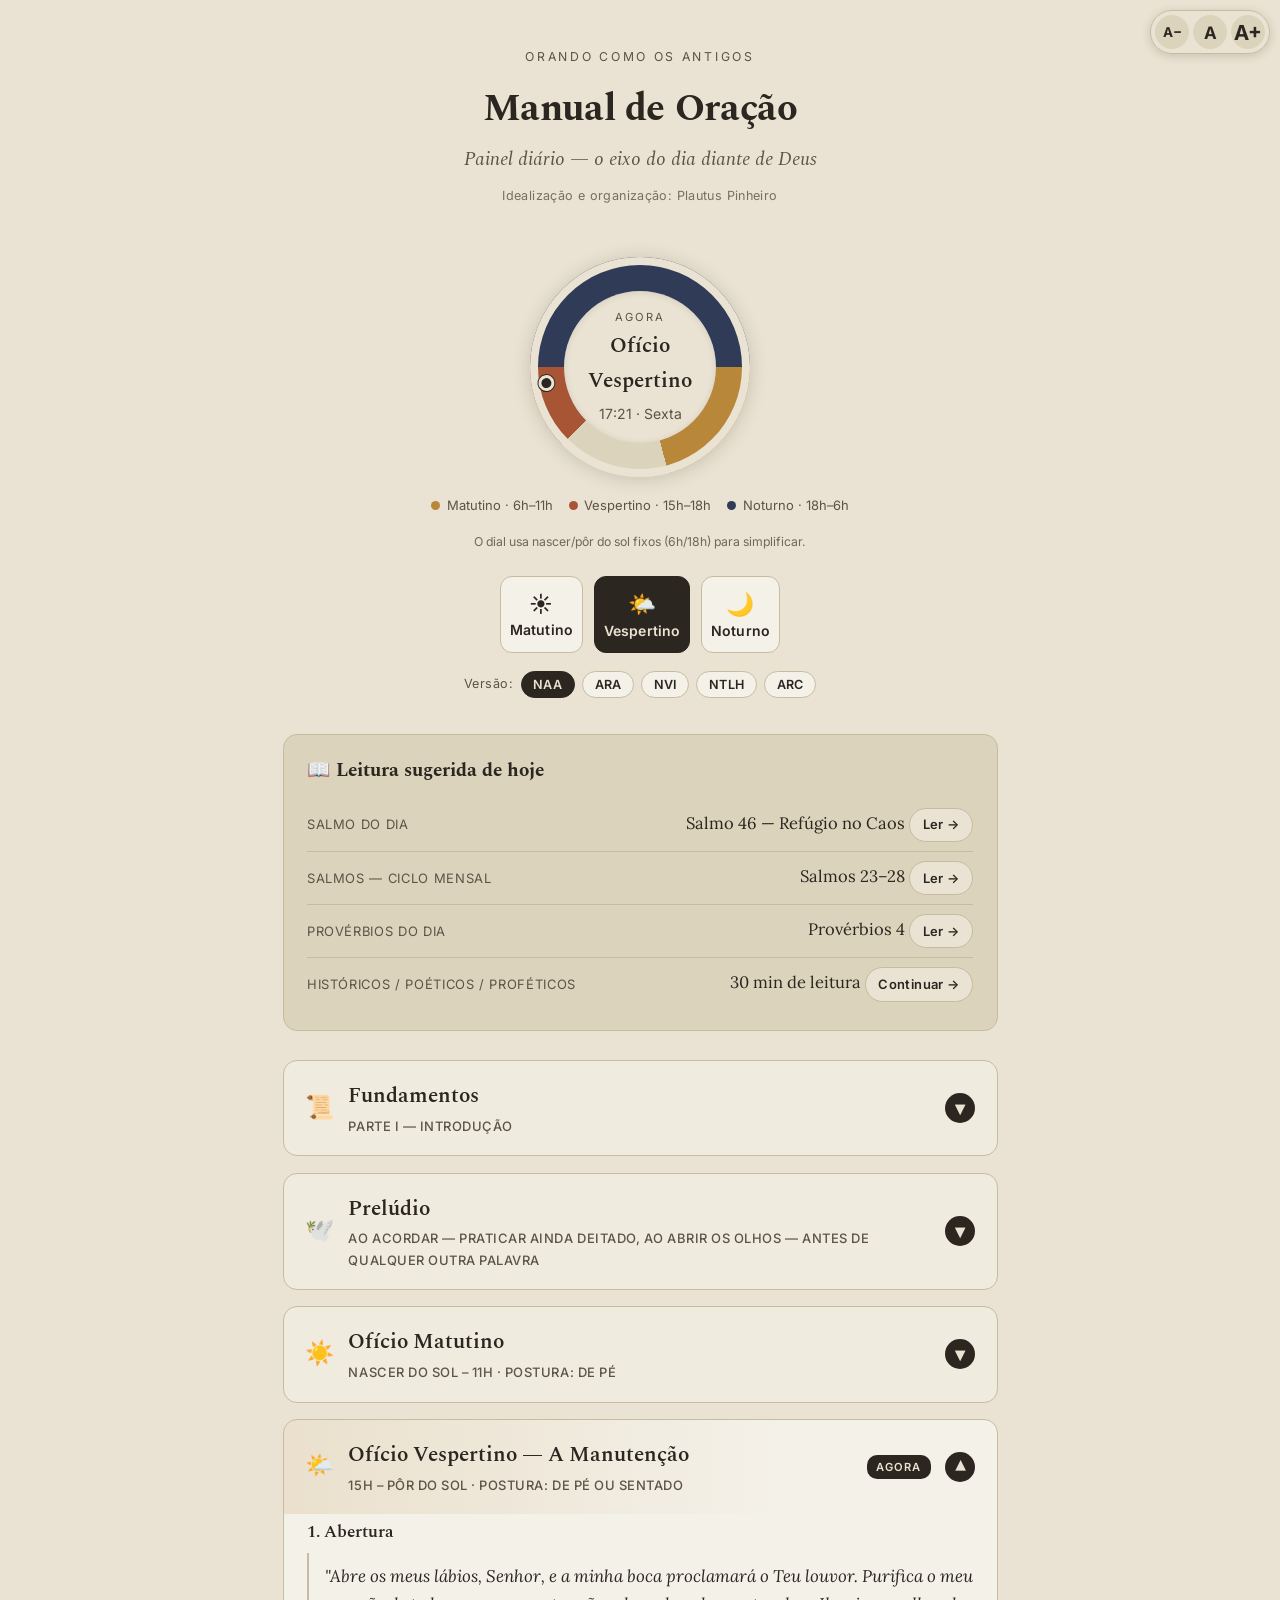
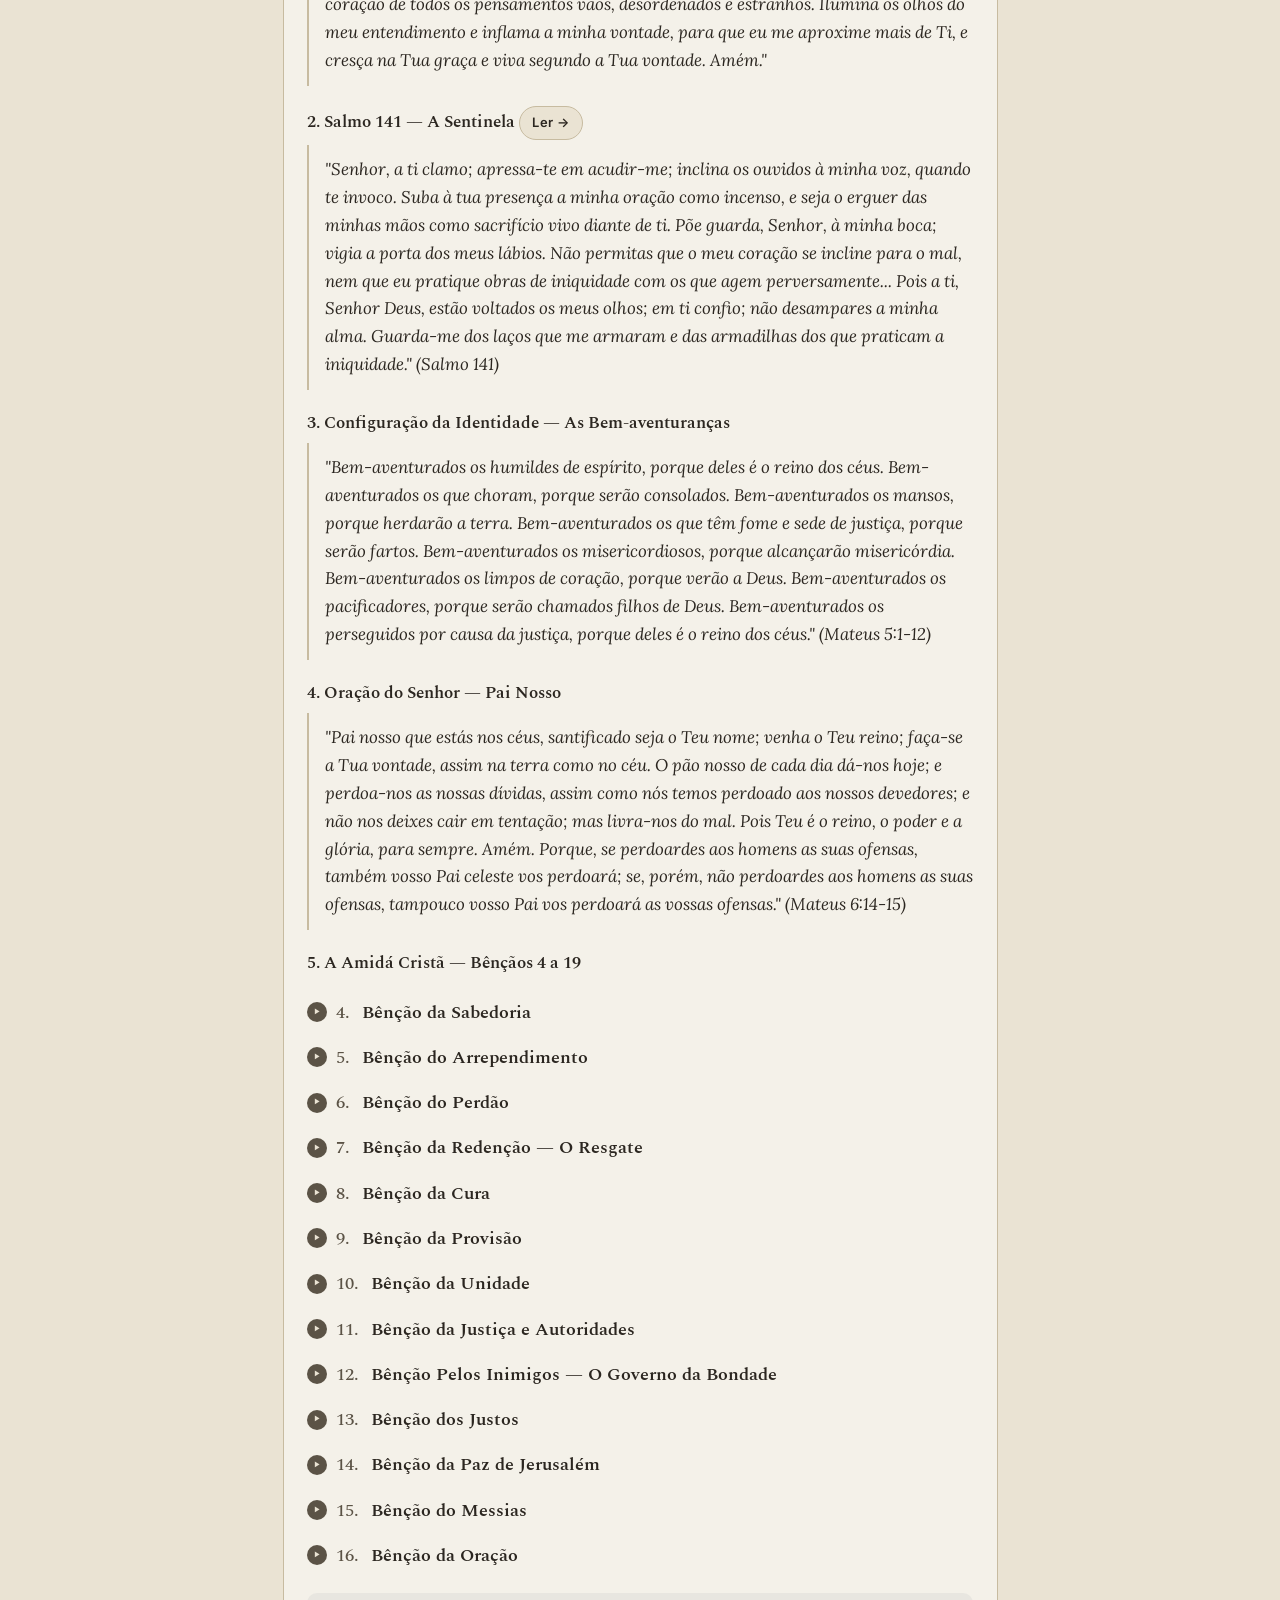
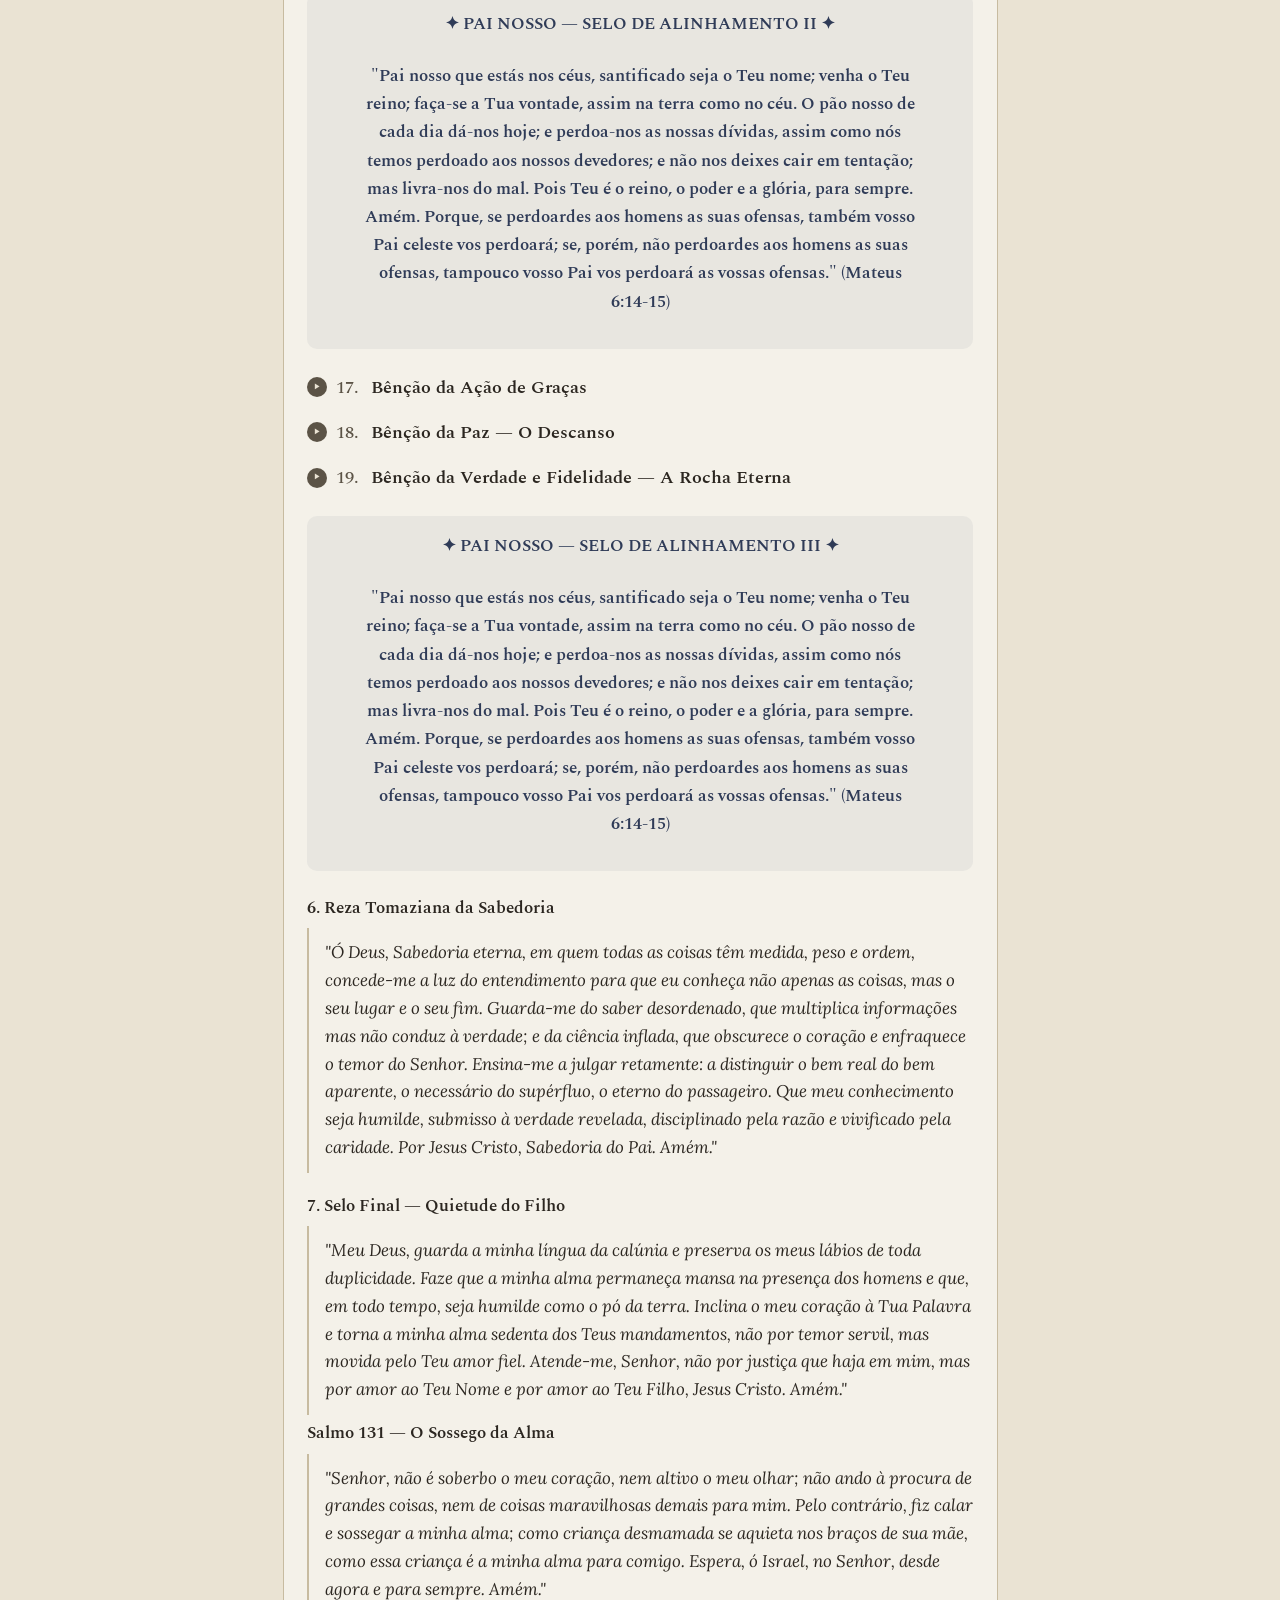
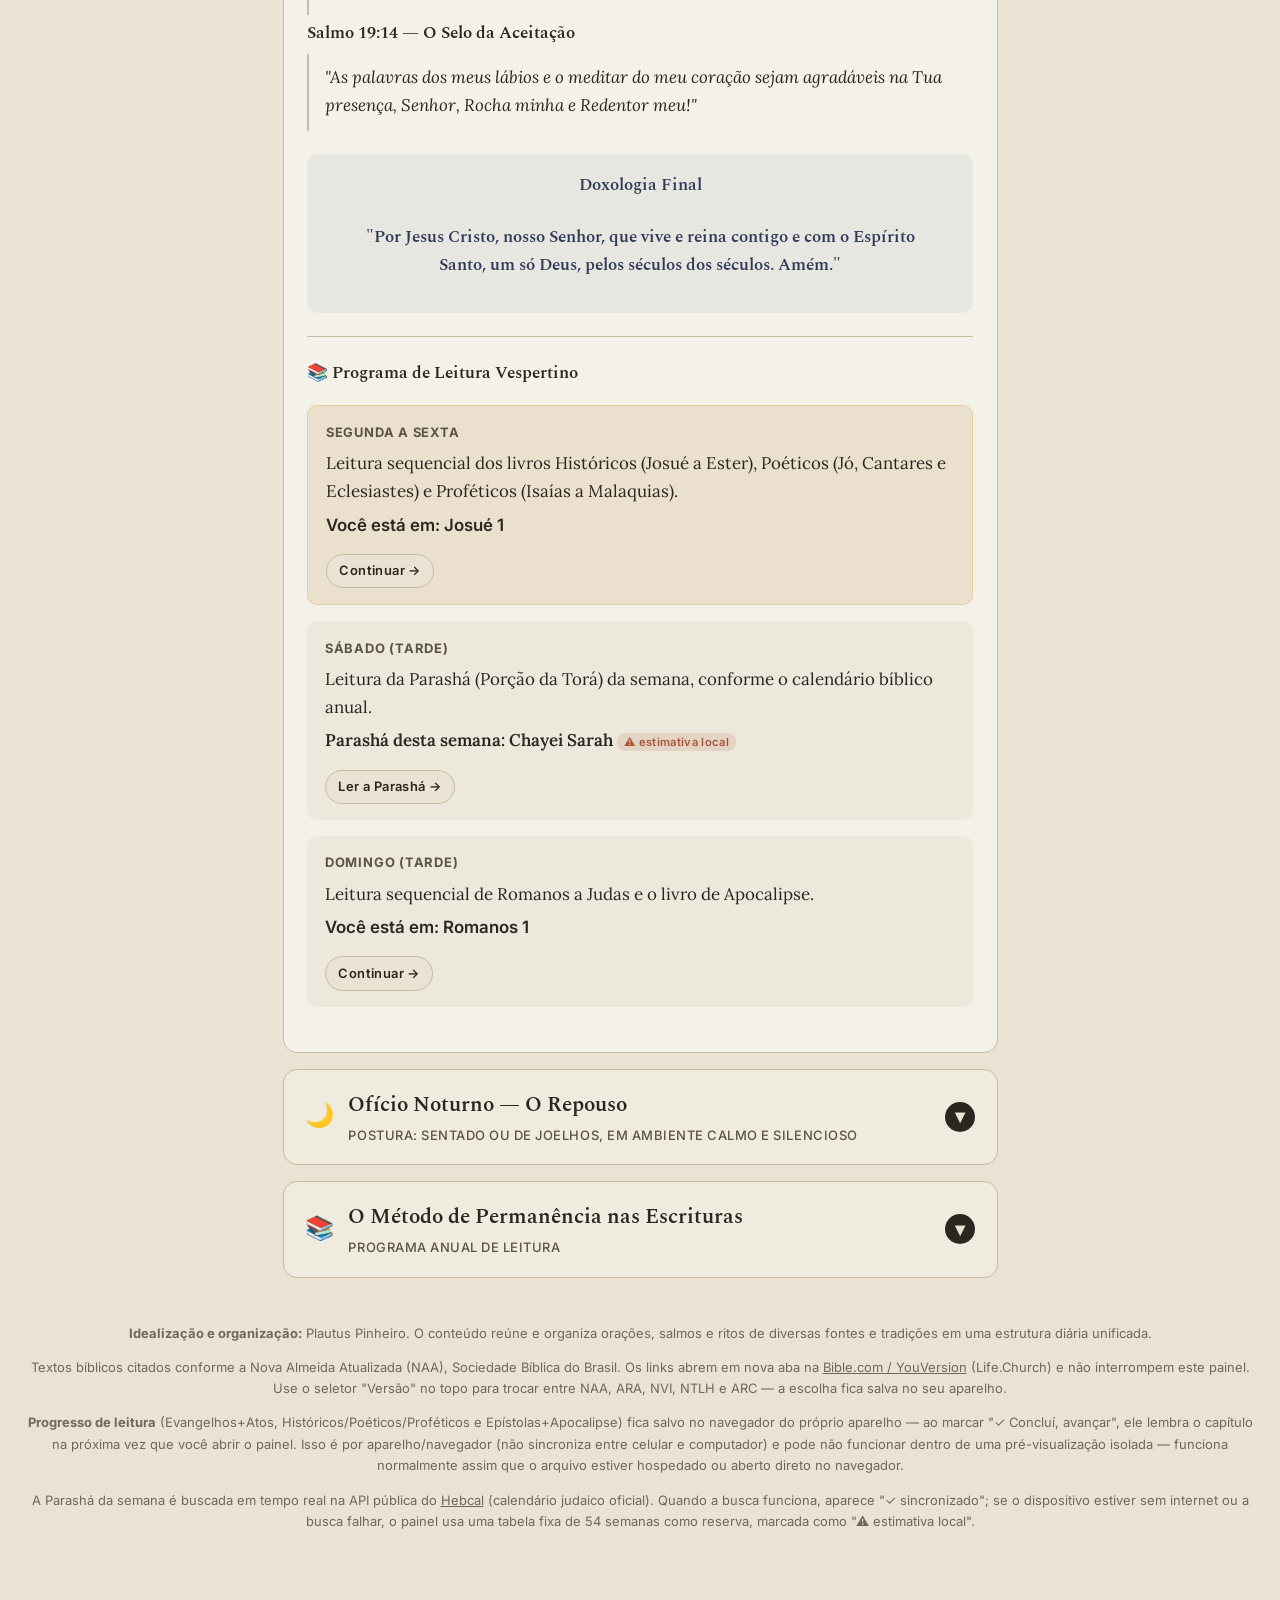
<file: oracao-1/orando-como-os-antigos.html>
<!DOCTYPE html>
<html lang="pt-BR">
<head>
<meta charset="UTF-8">
<meta name="viewport" content="width=device-width, initial-scale=1.0">
<title>Manual de Oração — Painel Diário</title>
<link rel="preconnect" href="https://fonts.googleapis.com">
<link href="https://fonts.googleapis.com/css2?family=Spectral:ital,wght@0,400;0,500;0,600;0,700;1,400&family=Lora:ital,wght@0,400;0,500;0,600;1,400&family=Inter:wght@400;500;600;700&display=swap" rel="stylesheet">
<style>
  :root{
    --paper:#EAE3D3;
    --paper-deep:#DCD3BC;
    --ink:#2B2620;
    --ink-soft:#5B5346;
    --gold:#B8873A;
    --gold-soft:#E4CFA0;
    --copper:#A85536;
    --copper-soft:#E3BBA6;
    --indigo:#2F3B57;
    --indigo-soft:#B9C2D6;
    --line:#C7BBA0;
    --radius:14px;
  }
  *{box-sizing:border-box;}
  html{scroll-behavior:smooth;font-size:112.5%;}
  body{
    margin:0;
    background:var(--paper);
    color:var(--ink);
    font-family:'Lora', serif;
    line-height:1.65;
    padding-bottom:4rem;
    -webkit-font-smoothing:antialiased;
  }
  .wrap{max-width:760px;margin:0 auto;padding:0 1.25rem;}

  /* ---------- HEADER ---------- */
  header.top{
    padding:2.6rem 1.25rem 1.2rem;
    text-align:center;
  }
  .eyebrow{
    font-family:'Inter',sans-serif;
    font-size:0.68rem;
    letter-spacing:0.22em;
    text-transform:uppercase;
    color:var(--ink-soft);
    margin-bottom:0.6rem;
  }
  h1.title{
    font-family:'Spectral',serif;
    font-weight:700;
    font-size:2.1rem;
    margin:0 0 0.2rem;
    letter-spacing:-0.01em;
  }
  .subtitle{
    font-family:'Spectral',serif;
    font-style:italic;
    font-weight:400;
    color:var(--ink-soft);
    font-size:1.05rem;
    margin:0;
  }
  .byline{
    font-family:'Inter',sans-serif;
    font-size:0.7rem;
    letter-spacing:0.03em;
    color:var(--ink-soft);
    margin:0.6rem 0 0;
    opacity:0.8;
  }

  /* ---------- DIAL (signature element) ---------- */
  .dial-section{
    display:flex;
    flex-direction:column;
    align-items:center;
    padding:1.6rem 1rem 0.4rem;
  }
  .dial{
    position:relative;
    width:220px;
    height:220px;
    border-radius:50%;
    background:conic-gradient(from 0deg,
      var(--indigo) 0%, var(--indigo) 25%,
      var(--gold) 25%, var(--gold) 45.83%,
      var(--paper-deep) 45.83%, var(--paper-deep) 62.5%,
      var(--copper) 62.5%, var(--copper) 75%,
      var(--indigo) 75%, var(--indigo) 100%);
    box-shadow: inset 0 0 0 8px var(--paper), 0 2px 18px rgba(43,38,32,0.18);
  }
  .dial::before{
    content:"";
    position:absolute;
    inset:34px;
    border-radius:50%;
    background:var(--paper);
    box-shadow: inset 0 1px 6px rgba(43,38,32,0.12);
  }
  .dial-center{
    position:absolute;
    inset:34px;
    display:flex;
    flex-direction:column;
    align-items:center;
    justify-content:center;
    text-align:center;
    font-family:'Inter',sans-serif;
  }
  .dial-now-label{font-size:0.62rem;letter-spacing:0.18em;text-transform:uppercase;color:var(--ink-soft);}
  .dial-office{font-family:'Spectral',serif;font-weight:600;font-size:1.15rem;margin-top:0.15rem;}
  .dial-time{font-size:0.78rem;color:var(--ink-soft);margin-top:0.25rem;}
  .dial-marker{
    position:absolute;
    top:50%;left:50%;
    width:10px;height:10px;
    margin:-5px;
    border-radius:50%;
    background:var(--ink);
    box-shadow:0 0 0 3px var(--paper), 0 0 0 4px var(--ink);
    transform-origin:5px 5px;
  }
  .dial-legend{
    display:flex;
    gap:0.9rem;
    flex-wrap:wrap;
    justify-content:center;
    margin-top:1rem;
    font-family:'Inter',sans-serif;
    font-size:0.72rem;
    color:var(--ink-soft);
  }
  .dial-legend span{display:flex;align-items:center;gap:0.35rem;}
  .swatch{width:9px;height:9px;border-radius:50%;display:inline-block;}
  .dial-note{
    font-family:'Inter',sans-serif;
    font-size:0.68rem;
    color:var(--ink-soft);
    text-align:center;
    max-width:420px;
    margin:0.9rem auto 0;
    opacity:0.85;
  }
  .quick-nav{
    display:flex;
    gap:0.6rem;
    justify-content:center;
    margin:1.3rem auto 0;
    max-width:520px;
    padding:0 1rem;
  }
  .quick-nav-btn{
    flex:1;
    display:flex;
    flex-direction:column;
    align-items:center;
    gap:0.25rem;
    font-family:'Inter',sans-serif;
    font-weight:600;
    font-size:0.78rem;
    letter-spacing:0.01em;
    color:var(--ink);
    background:rgba(255,255,255,0.5);
    border:1px solid var(--line);
    border-radius:12px;
    padding:0.7rem 0.5rem;
    cursor:pointer;
    transition:background 0.15s ease, transform 0.1s ease, border-color 0.15s ease;
  }
  .quick-nav-btn .qn-icon{font-size:1.25rem;}
  .quick-nav-btn:hover{background:#fff;transform:translateY(-1px);}
  .quick-nav-btn:focus-visible{outline:2px solid var(--indigo);outline-offset:2px;}
  .quick-nav-btn.active{
    background:var(--ink);
    color:var(--paper);
    border-color:var(--ink);
  }

  /* ---------- LEITURA DE HOJE CARD ---------- */
  .today-card{
    background:var(--paper-deep);
    border:1px solid var(--line);
    border-radius:var(--radius);
    padding:1.1rem 1.3rem;
    margin:1.6rem 0;
  }
  .today-card h2{
    font-family:'Spectral',serif;
    font-size:1.05rem;
    margin:0 0 0.7rem;
    display:flex;
    align-items:center;
    gap:0.4rem;
  }
  .reading-row{
    display:flex;
    justify-content:space-between;
    align-items:baseline;
    gap:0.8rem;
    padding:0.5rem 0;
    border-top:1px solid var(--line);
    font-size:0.92rem;
  }
  .reading-row:first-of-type{border-top:none;}
  .reading-label{color:var(--ink-soft);font-family:'Inter',sans-serif;font-size:0.72rem;letter-spacing:0.05em;text-transform:uppercase;flex-shrink:0;}
  .reading-value{text-align:right;}
  .btn-read{
    display:inline-block;
    font-family:'Inter',sans-serif;
    font-size:0.72rem;
    font-weight:600;
    letter-spacing:0.03em;
    text-decoration:none;
    color:var(--ink);
    background:var(--paper);
    border:1px solid var(--line);
    border-radius:20px;
    padding:0.3rem 0.7rem;
    white-space:nowrap;
    transition:background 0.15s ease, transform 0.1s ease;
  }
  .btn-read:hover{background:#fff;transform:translateY(-1px);}
  .btn-read:focus-visible{outline:2px solid var(--indigo);outline-offset:2px;}

  /* ---------- ACCORDION / OFFICES ---------- */
  details.office{
    border:1px solid var(--line);
    border-radius:var(--radius);
    margin-bottom:0.9rem;
    overflow:hidden;
    background:rgba(255,255,255,0.28);
  }
  details.office[open]{background:rgba(255,255,255,0.5);}
  summary.office-head{
    list-style:none;
    cursor:pointer;
    padding:1rem 1.2rem;
    display:flex;
    align-items:center;
    gap:0.8rem;
    font-family:'Spectral',serif;
    font-weight:600;
    font-size:1.15rem;
  }
  summary.office-head::-webkit-details-marker{display:none;}
  summary.office-head::marker{content:"";}
  .office-icon{font-size:1.3rem;line-height:1;}
  .office-meta{
    font-family:'Inter',sans-serif;
    font-weight:500;
    font-size:0.72rem;
    letter-spacing:0.04em;
    text-transform:uppercase;
    color:var(--ink-soft);
    display:block;
    margin-top:0.15rem;
  }
  .office-head-text{flex:1;}
  .chev{
    font-family:'Inter',sans-serif;
    font-size:1.05rem;
    font-weight:700;
    flex-shrink:0;
    width:30px;
    height:30px;
    border-radius:50%;
    display:flex;
    align-items:center;
    justify-content:center;
    background:var(--ink);
    color:var(--paper);
    transition:transform 0.2s ease, background 0.15s ease;
  }
  summary.office-head:hover .chev{background:var(--indigo);}
  details[open] .chev{transform:rotate(180deg);}
  .office.now summary.office-head{
    background:linear-gradient(90deg, rgba(184,135,58,0.16), transparent 70%);
  }
  .office.now .office-badge{
    font-family:'Inter',sans-serif;
    font-size:0.62rem;
    letter-spacing:0.1em;
    text-transform:uppercase;
    background:var(--ink);
    color:var(--paper);
    padding:0.15rem 0.5rem;
    border-radius:10px;
  }
  .office-body{padding:0 1.3rem 1.4rem;}
  .office-body p.postura{
    font-family:'Inter',sans-serif;
    font-size:0.78rem;
    color:var(--ink-soft);
    margin-top:-0.4rem;
    margin-bottom:1.1rem;
  }

  .step{margin-bottom:1.1rem;}
  .step-title{
    font-family:'Spectral',serif;
    font-weight:600;
    font-size:0.98rem;
    margin:0 0 0.3rem;
  }
  .step blockquote{
    margin:0.3rem 0 0;
    padding:0.6rem 0 0.6rem 0.9rem;
    border-left:2px solid var(--line);
    font-style:italic;
    color:var(--ink);
    font-size:0.94rem;
  }
  .step p{margin:0.3rem 0;font-size:0.94rem;}
  hr.rule{
    border:none;
    border-top:1px solid var(--line);
    margin:1.3rem 0;
  }
  .seal{
    text-align:center;
    font-family:'Spectral',serif;
    font-weight:600;
    font-size:0.95rem;
    color:var(--indigo);
    margin:1.3rem 0;
    padding:0.9rem;
    background:rgba(47,59,87,0.06);
    border-radius:10px;
  }
  .seal blockquote{border:none;padding:0.4rem 0 0;text-align:center;}
  .jump-link{
    display:inline-block;
    font-family:'Inter',sans-serif;
    font-size:0.75rem;
    color:var(--indigo);
    text-decoration:none;
    border-bottom:1px dotted var(--indigo);
    margin:0.3rem 0 1rem;
  }
  .blessing-number{color:var(--ink-soft);font-weight:500;margin-right:0.2rem;}
  details.blessing{
    margin:0.9rem 0;
    border:none;
  }
  details.blessing summary{
    cursor:pointer;
    font-family:'Spectral',serif;
    font-weight:600;
    font-size:0.98rem;
    list-style:none;
  }
  details.blessing summary::-webkit-details-marker{display:none;}
  details.blessing summary{
    display:flex;
    align-items:center;
    gap:0.5rem;
  }
  details.blessing summary::before{
    content:"▸";
    color:var(--paper);
    background:var(--ink-soft);
    font-size:0.7rem;
    width:20px;
    height:20px;
    border-radius:50%;
    display:inline-flex;
    align-items:center;
    justify-content:center;
    flex-shrink:0;
  }
  details.blessing[open] summary::before{content:"▾";background:var(--indigo);}
  details.blessing .step{margin-top:0.6rem;}

  .weekday-psalms{list-style:none;padding:0;margin:0.6rem 0;}
  .weekday-psalms li{
    display:flex;
    justify-content:space-between;
    align-items:center;
    padding:0.45rem 0;
    border-top:1px solid var(--line);
    font-size:0.9rem;
  }
  .weekday-psalms li:first-child{border-top:none;}
  .weekday-psalms li.today{
    background:rgba(184,135,58,0.14);
    border-radius:8px;
    padding-left:0.5rem;
    padding-right:0.5rem;
    margin:0 -0.5rem;
    font-weight:600;
  }

  .reading-block{
    background:rgba(199,187,160,0.18);
    border-radius:10px;
    padding:0.9rem 1rem;
    margin:0.9rem 0;
    font-size:0.9rem;
  }
  .reading-block.active{
    background:rgba(184,135,58,0.16);
    border:1px solid var(--gold-soft);
  }
  .reading-block h4{
    margin:0 0 0.4rem;
    font-family:'Inter',sans-serif;
    font-size:0.72rem;
    letter-spacing:0.06em;
    text-transform:uppercase;
    color:var(--ink-soft);
  }
  .reading-block .btn-read{margin-top:0.5rem;}
  .sync-tag{
    font-family:'Inter',sans-serif;
    font-size:0.62rem;
    letter-spacing:0.03em;
    padding:0.1rem 0.4rem;
    border-radius:8px;
    white-space:nowrap;
  }
  .sync-tag.sync-ok{background:rgba(47,59,87,0.14);color:var(--indigo);}
  .sync-tag.sync-warn{background:rgba(168,85,54,0.14);color:var(--copper);}
  .track-status{
    font-family:'Inter',sans-serif;
    font-size:0.78rem;
    font-weight:600;
    color:var(--ink);
    margin:0.3rem 0 0.5rem;
  }
  .btn-advance{
    background:var(--ink);
    color:var(--paper);
    border-color:var(--ink);
    cursor:pointer;
    font-family:'Inter',sans-serif;
  }
  .btn-advance:hover{background:var(--indigo);border-color:var(--indigo);}
  .draft-note{
    font-family:'Inter',sans-serif;
    font-size:0.75rem;
    color:var(--ink-soft);
    background:rgba(184,135,58,0.12);
    border-radius:8px;
    padding:0.6rem 0.8rem;
    margin-top:0.6rem;
  }
  .timer-box{
    display:flex;
    align-items:center;
    gap:1rem;
    margin-top:0.8rem;
    background:rgba(47,59,87,0.08);
    border-radius:12px;
    padding:0.8rem 1rem;
  }
  .timer-display{
    font-family:'Spectral',serif;
    font-weight:600;
    font-size:1.6rem;
    color:var(--indigo);
    min-width:80px;
  }
  .btn-timer{
    background:var(--indigo);
    color:var(--paper);
    border-color:var(--indigo);
    cursor:pointer;
    font-family:'Inter',sans-serif;
    padding:0.5rem 1.1rem;
  }
  .btn-timer:hover{background:var(--ink);border-color:var(--ink);}
  .version-ctrl{
    display:flex;
    align-items:center;
    gap:0.4rem;
    justify-content:center;
    flex-wrap:wrap;
    margin:1rem auto 0;
    max-width:520px;
    padding:0 1rem;
  }
  .version-label{
    font-family:'Inter',sans-serif;
    font-size:0.7rem;
    color:var(--ink-soft);
    letter-spacing:0.04em;
  }
  .version-btn{
    font-family:'Inter',sans-serif;
    font-weight:600;
    font-size:0.7rem;
    letter-spacing:0.02em;
    color:var(--ink);
    background:rgba(255,255,255,0.5);
    border:1px solid var(--line);
    border-radius:14px;
    padding:0.3rem 0.65rem;
    cursor:pointer;
    transition:background 0.15s ease;
  }
  .version-btn:hover{background:#fff;}
  .version-btn.active{
    background:var(--ink);
    color:var(--paper);
    border-color:var(--ink);
  }
  .version-btn:focus-visible{outline:2px solid var(--indigo);outline-offset:2px;}
  .track-reset{
    display:inline-block;
    font-family:'Inter',sans-serif;
    font-size:0.72rem;
    color:var(--ink-soft);
    text-decoration:none;
    border-bottom:1px dotted var(--ink-soft);
    margin-left:0.6rem;
    cursor:pointer;
  }

  /* método final chapter */
  .method-table{
    width:100%;
    border-collapse:collapse;
    font-size:0.85rem;
    margin:0.8rem 0;
  }
  .method-table td{padding:0.35rem 0.2rem;border-top:1px solid var(--line);}
  .method-table tr:first-child td{border-top:none;}
  .method-table tr.today td{background:rgba(184,135,58,0.14);font-weight:600;}

  footer.foot{
    text-align:center;
    font-family:'Inter',sans-serif;
    font-size:0.72rem;
    color:var(--ink-soft);
    margin-top:2.5rem;
    padding:0 1.5rem;
    opacity:0.85;
  }
  footer.foot a{color:var(--ink-soft);}

  @media (prefers-reduced-motion: reduce){
    html{scroll-behavior:auto;}
    .btn-read, .chev{transition:none;}
  }

  .font-ctrl{
    position:fixed;
    top:10px;
    right:10px;
    z-index:50;
    display:flex;
    gap:4px;
    align-items:center;
    background:rgba(234,227,211,0.96);
    border:1px solid var(--line);
    border-radius:22px;
    padding:4px;
    box-shadow:0 2px 10px rgba(43,38,32,0.18);
  }
  .font-ctrl button{
    font-family:'Inter',sans-serif;
    font-weight:700;
    border:none;
    background:var(--paper-deep);
    color:var(--ink);
    width:34px;
    height:34px;
    border-radius:50%;
    cursor:pointer;
    display:flex;
    align-items:center;
    justify-content:center;
  }
  .font-ctrl button:first-child{font-size:0.75rem;}
  .font-ctrl button:nth-child(2){font-size:0.95rem;}
  .font-ctrl button:last-child{font-size:1.15rem;}
  .font-ctrl button:hover:not(:disabled){background:#fff;}
  .font-ctrl button:disabled{opacity:0.35;cursor:default;}
  .font-ctrl button:focus-visible{outline:2px solid var(--indigo);outline-offset:2px;}
</style>
</head>
<body>

<div class="font-ctrl" role="group" aria-label="Ajustar tamanho da fonte">
  <button id="fontMinus" onclick="changeFontStep(-1)" aria-label="Diminuir tamanho da fonte">A−</button>
  <button id="fontReset" onclick="applyFontStep(1)" aria-label="Tamanho de fonte padrão">A</button>
  <button id="fontPlus" onclick="changeFontStep(1)" aria-label="Aumentar tamanho da fonte">A+</button>
</div>

<header class="top">
  <div class="eyebrow">Orando como os Antigos</div>
  <h1 class="title">Manual de Oração</h1>
  <p class="subtitle">Painel diário — o eixo do dia diante de Deus</p>
  <p class="byline">Idealização e organização: Plautus Pinheiro</p>
</header>

<div class="dial-section">
  <div class="dial">
    <div class="dial-marker" id="dialMarker"></div>
    <div class="dial-center">
      <div class="dial-now-label">Agora</div>
      <div class="dial-office" id="nowOffice">—</div>
      <div class="dial-time" id="nowTime">—</div>
    </div>
  </div>
  <div class="dial-legend">
    <span><i class="swatch" style="background:var(--gold)"></i>Matutino · 6h–11h</span>
    <span><i class="swatch" style="background:var(--copper)"></i>Vespertino · 15h–18h</span>
    <span><i class="swatch" style="background:var(--indigo)"></i>Noturno · 18h–6h</span>
  </div>
  <p class="dial-note">O dial usa nascer/pôr do sol fixos (6h/18h) para simplificar.</p>

  <div class="quick-nav">
    <button class="quick-nav-btn" id="qnMatutino" onclick="goToOffice('office-matutino','qnMatutino')">
      <span class="qn-icon">☀️</span><span>Matutino</span>
    </button>
    <button class="quick-nav-btn" id="qnVespertino" onclick="goToOffice('office-vespertino','qnVespertino')">
      <span class="qn-icon">🌤️</span><span>Vespertino</span>
    </button>
    <button class="quick-nav-btn" id="qnNoturno" onclick="goToOffice('office-noturno','qnNoturno')">
      <span class="qn-icon">🌙</span><span>Noturno</span>
    </button>
  </div>

  <div class="version-ctrl" role="group" aria-label="Versão da Bíblia usada nos links">
    <span class="version-label">Versão:</span>
    <button id="ver_NAA" class="version-btn" onclick="setBibleVersion('NAA')">NAA</button>
    <button id="ver_ARA" class="version-btn" onclick="setBibleVersion('ARA')">ARA</button>
    <button id="ver_NVI" class="version-btn" onclick="setBibleVersion('NVI')">NVI</button>
    <button id="ver_NTLH" class="version-btn" onclick="setBibleVersion('NTLH')">NTLH</button>
    <button id="ver_ARC" class="version-btn" onclick="setBibleVersion('ARC')">ARC</button>
  </div>
  </div>
</div>

<div class="wrap">

  <div class="today-card">
    <h2>📖 Leitura sugerida de hoje</h2>
    <div class="reading-row">
      <span class="reading-label">Salmo do dia</span>
      <span class="reading-value" id="todayPsalmWeekday">—</span>
    </div>
    <div class="reading-row">
      <span class="reading-label">Salmos — ciclo mensal</span>
      <span class="reading-value" id="todayPsalmMonthly">—</span>
    </div>
    <div class="reading-row">
      <span class="reading-label">Provérbios do dia</span>
      <span class="reading-value" id="todayProverbs">—</span>
    </div>
    <div class="reading-row" id="todaySpecialRow">
      <span class="reading-label" id="todaySpecialLabel">—</span>
      <span class="reading-value" id="todaySpecialValue">—</span>
    </div>
  </div>

  <!-- ===================== PARTE I ===================== -->
  <details class="office" id="parte1">
    <summary class="office-head">
      <span class="office-icon">📜</span>
      <span class="office-head-text">Fundamentos<span class="office-meta">Parte I — Introdução</span></span>
      <span class="chev">▾</span>
    </summary>
    <div class="office-body">
      <div class="step">
        <p class="step-title">Prefácio</p>
        <p>A fé precisa de palavras bem alinhadas para permanecer viva. Este livreto nasce da convicção de que a vida espiritual não se sustenta apenas pelo ímpeto do momento, mas pela constância do ritmo e pela fidelidade à Verdade. Não ignoramos o valor das palavras que brotam espontaneamente do coração, pois o Espírito intercede por nós com gemidos inexprimíveis; contudo, reconhecemos que o coração humano é, por vezes, um terreno instável e nebuloso.</p>
        <p>A proposta aqui contida é extraída dos escritos inspirados: é o oferecimento de um "sacrifício de louvor" que possui ordem e substância. A repetição não existe para convencer Deus — que conhece nossas necessidades antes mesmo de as pronunciarmos —, mas para educar o homem. Como o cinzel que molda a pedra, a oração estruturada aquieta a mente, organiza os afetos e alinha a alma à realidade do Reino.</p>
        <p>Buscamos a mente de Cristo através das palavras de Cristo. Quando o orante se submete ao rito, ele não está silenciando sua própria voz, mas permitindo que sua voz seja afinada pela frequência das Escrituras. É o exercício de "reter a firme confissão da nossa esperança" (Hebreus 10:23), transformando a disciplina em deleite. Este não é um caminho de atalhos ou euforias rápidas; é o caminho seguro da edificação, onde a ordem externa pavimenta a estrada para a liberdade do espírito.</p>
      </div>
      <hr class="rule">
      <div class="step">
        <p class="step-title">Introdução: Orar como Ato de Governo e Contemplação</p>
        <p>Os antigos não oravam quando sobrava tempo; eles organizavam o tempo porque oravam. Para homens como Daniel, que dobrava os joelhos três vezes ao dia voltado para Jerusalém, ou os patriarcas que erguiam altares antes de fincar estacas, a oração não era um recurso emocional, nem um refúgio para dias difíceis. Era um ato de governo. Governava o dia, o corpo, os afetos, as decisões e o modo de estar no mundo. Antes que qualquer coisa fosse feita, algo precisava ser dito diante de Deus. Orar era alinhar-se; era colocar a alma no eixo antes que o dia a puxasse para fora do centro.</p>
        <p>O Senhor Jesus, embora sendo a própria Palavra Viva, não abriu mão da disciplina das palavras ordenadas e da perseverança do tempo. Ele habitou o rito: frequentava as sinagogas "segundo o seu costume" (Lucas 4:16) e submetia Sua voz aos Salmos e às bênçãos de Seu povo. No entanto, Sua perseverança ia além do hábito; era uma vigília de governo. Jesus retirava-se para lugares solitários antes do alvorecer e, por vezes, atravessava noites inteiras em diálogo com o Pai. No Getsêmani, Sua perseverança atingiu o ápice: Ele não buscou novos improvisos, mas repetiu a mesma oração, submetendo Seu corpo e Seus afetos até que o eixo da Sua vontade humana estivesse plenamente fundido ao plano eterno.</p>
        <p>Este manual nasce do resgate dessa consciência e da disciplina da contemplação. Compreendemos que o espírito não se mantém vivo apenas por lampejos de entusiasmo, mas pelo exercício rigoroso de manter a visão fixada no Eterno através de palavras ordenadas. Para os antigos, as palavras do rito eram como as pedras do altar: sólidas, imutáveis e capazes de sustentar o fogo. Eles sabiam que, quando as palavras do coração se calavam pelo cansaço, as palavras da Escritura e da Tradição continuavam a queimar, garantindo que a lamparina do espírito nunca se apagasse.</p>
        <p>Não propomos improvisos, nem fórmulas mágicas. Propomos ordem, ritmo e continuidade. Este é o exercício da prática de homens e mulheres que compreenderam que a vida espiritual é uma construção de longo prazo.</p>
      </div>
      <hr class="rule">
      <div class="step">
        <p class="step-title">🛡️ Defesa do Método: A Estrutura e o Espírito</p>
        <p>Muitos temem que a adoção de um rito possa apagar a vivacidade do Espírito Santo. Tal temor nasce de uma compreensão equivocada sobre a liberdade espiritual. O que testemunhamos nas últimas décadas foi um movimento pendular: da mecanicidade de rezas sem entendimento para uma espontaneidade sem prumo. Ao enfatizarmos apenas o "falar o que sentimos", distanciando-nos das palavras bíblicas que alinham o coração, criamos, sem perceber, uma atmosfera de ausência.</p>
        <p>O Método não substitui o Espírito; ele O serve. O Espírito Santo é o Espírito da Verdade e da Ordem. Uma estrutura mental e espiritual correta não aprisiona o Consolador; pelo contrário, oferece o canal por onde a Sua voz pode ecoar com clareza. Este manual propõe um relacionamento estruturado pela Verdade, retirando o orante de si mesmo e lançando-o na realidade inabalável de Deus.</p>
      </div>
      <div class="step">
        <p class="step-title">A Ciência da Ordem: A Fluidez do Rito</p>
        <p>Para avançar no espírito, é necessário primeiro estabelecer uma base sólida na alma. O que chamamos de Rito é a estabilização do campo mental. Quando o orante segue uma ordem fixa, ele desonera a mente da necessidade de decidir o que dizer a cada instante. Essa estrutura cria um trilho espiritual. A ordem externa gera a estrutura mental necessária para que a alma avance para uma fluidez maior nas regiões do espírito.</p>
      </div>
      <hr class="rule">
      <div class="step">
        <p class="step-title">🏛️ O Alinhamento das Vozes</p>
        <p>Este manual opera na convergência entre a Antiga Herança e a Nova Realidade. Não utilizamos os textos da Antiguidade como sombras do passado, mas como estruturas que encontram seu pleno significado em Cristo.</p>
        <p><strong>O Salmo 141 e os Salmos Imprecatórios</strong></p>
        <p><strong>O Rito do Incenso:</strong> Reconhecemos que a oração que sobe como incenso não brota da nossa própria virtude, mas da intercessão perfeita de Cristo, o único e verdadeiro Sacerdote.</p>
        <p><strong>A Transmutação do Rigor:</strong> No Antigo Testamento, a Lei operava uma pedagogia de separação e juízo contra o adversário. No Evangelho, essa força é transmutada. O rigor que antes clamava pela destruição do ímpio é aqui redirecionado para a destruição das obras das trevas e do "homem velho". Não buscamos o fim do oponente, mas o estabelecimento da Justiça de Deus que retira do mal o seu poder de ação.</p>
        <p><strong>A Oração do Filho de Ravina</strong></p>
        <p>Embora de origem talmúdica, esta oração encontra seu ápice no ensinamento de Jesus sobre a natureza do Pai, que faz nascer o sol sobre maus e bons e vir chuvas sobre justos e injustos. Cultivamos a bondade não como um sentimento, mas como uma arma poderosa: ao permanecermos "humildes como o pó", tornamo-nos impenetráveis ao mal.</p>
      </div>
      <hr class="rule">
      <div class="step">
        <p class="step-title">🏛️ Os Porquês — A Fundamentação do Eixo Central</p>
        <p><strong>As Bem-aventuranças (Configuração da Identidade)</strong></p>
        <p>Proferimos as Bem-aventuranças como quem veste uma armadura de luz. Elas não são metas a serem alcançadas pelo esforço, mas a realidade de Cristo que aceitamos acatar. Quem começa o dia declarando-se manso e sedento de justiça, termina o dia operando em paz.</p>
        <p><strong>O Pai Nosso (Configuração da Vontade)</strong></p>
        <p>No rito das 19 Bênçãos, o Pai Nosso é o Selo de Alinhamento. Ele é inserido estrategicamente para garantir que o coração não se desvie da vontade do Pai, filtrando todas as petições humanas pela petição perfeita do Filho.</p>
        <ul>
          <li>Após a Bênção 3: Para selar o tributo inicial e o reconhecimento da majestade.</li>
          <li>Após a Bênção 16: Para filtrar todas as petições humanas pela petição perfeita do Filho.</li>
          <li>Após a Bênção 19: Para encerrar o rito sob a autoridade final do Reino.</li>
        </ul>
      </div>
      <div class="step">
        <p class="step-title">AS BÊNÇÃOS — O Eixo das Dezenove Bênçãos</p>
        <p>O rito das Dezenove Bênçãos (a Amidá Cristã) não é um inventário de desejos, mas uma engenharia de alinhamento. Cada bênção foi desenhada para atuar em uma jurisdição específica da vida humana, retirando o orante da sua própria subjetividade e situando-o na realidade do Reino de Deus.</p>
        <p><strong>As três primeiras (Tributo)</strong> — Estabelecem a identidade. Antes de pedir, o homem reconhece quem Deus é (Deus dos Pais), o que Ele faz (Poder e Vida) e a Sua natureza absoluta (Santidade).</p>
        <p><strong>As treze centrais (Petições de Governo)</strong> — Tratam da manutenção da vida. Elas cobrem o intelecto (Sabedoria), a moral (Arrependimento e Perdão), a liberdade física e espiritual (Redenção e Cura), a economia (Provisão) e a política/justiça (Unidade, Autoridades e Inimigos).</p>
        <p><strong>As três finais (Aceitação)</strong> — Selam o rito na Gratidão, na Paz e na Verdade, garantindo que o orante saia da oração não apenas "ouvido", mas transformado.</p>
      </div>
      <details class="blessing">
        <summary>O Entendimento das 19 Bênçãos (expandir)</summary>
        <div class="step">
          <p><strong>1. Deus dos Pais:</strong> Estabelece sua identidade como herdeiro. Você não ora sozinho, mas inserido em uma linhagem de fidelidade que atravessa gerações e se cumpre em Cristo.</p>
          <p><strong>2. Poder e Vida:</strong> Decreta que a estagnação não tem autoridade sobre o seu dia. É o reconhecimento de que o Deus que ressuscitou Jesus é a fonte de energia que sustenta sua saúde e vigor.</p>
          <p><strong>3. Santidade do Nome:</strong> Alinha sua voz à frequência do céu. Antes de qualquer pedido, você ordena suas prioridades, reconhecendo que a presença de Deus é o valor absoluto que santifica o tempo.</p>
          <p><strong>4. Sabedoria:</strong> Confessamos que em Jesus — a Luz do mundo — encontramos o prumo para o intelecto. É a súplica para que a nossa mente não opere no escuro, mas sob o discernimento da Verdade.</p>
          <p><strong>5. Arrependimento:</strong> É o ato de reorientar o coração. Não é um pedido de desculpas, mas um retorno deliberado ao abraço do Pai, corrigindo o curso da vontade.</p>
          <p><strong>6. Perdão:</strong> Aqui, o entendimento foge do mérito. Reconhecemos que fomos inundados por uma misericórdia impagável e, dessa feita, somos constrangidos a liberar quem nos deve. O perdão é a desoneração da alma para que a oração não encontre barreiras.</p>
          <p><strong>7. Redenção (O Resgate):</strong> O entendimento de que a liberdade é fruto da permanência. Ao permanecermos na Sua Palavra, conhecemos a Verdade que desfaz as prisões mentais e os medos invisíveis.</p>
          <p><strong>8. Cura:</strong> Baseada na obra da Cruz, esta bênção entende que Jesus é o restaurador da integridade humana. É o governo de Deus sobre as feridas do corpo e das emoções.</p>
          <p><strong>9. Provisão:</strong> Destrona a ansiedade financeira. O entendimento aqui é de dependência filial: o Pai sabe do que necessitamos antes mesmo de pedirmos.</p>
          <p><strong>10. Unidade:</strong> Fortalece os laços do corpo de Cristo. Entendemos que o nosso testemunho público depende da nossa capacidade de vivermos como um único rebanho.</p>
          <p><strong>11. Justiça e Autoridades:</strong> O entendimento do governo como serviço. Oramos para que quem exerce autoridade o faça sob o modelo de Jesus, promovendo a paz e a retidão.</p>
          <p><strong>12. Pelos Inimigos:</strong> É o governo da bondade superior. Entendemos que, ao sermos alcançados pela bondade do Pai, respondemos à ofensa com a intercessão, buscando um coração bom que desmonte o ciclo da vingança.</p>
          <p><strong>13. Justos:</strong> Identifica-se com os que buscam os valores do Reino. É o reconhecimento da fraternidade com aqueles que sofrem por amor à justiça.</p>
          <p><strong>14. Paz de Jerusalém:</strong> Reconhece Jerusalém como o centro do plano de Deus para as nações. É o alinhamento com a cronologia profética das Escrituras.</p>
          <p><strong>15. Messias:</strong> Proclama abertamente que o Reino de Deus já opera através da Pessoa de Jesus Cristo, o Rei que reina e que voltará.</p>
          <p><strong>16. Oração:</strong> É a confirmação da eficácia do diálogo. O entendimento é de que temos acesso direto ao Pai pelo nome de Jesus e que nossas palavras são ouvidas.</p>
          <p><strong>17. Ação de Graças:</strong> Cria uma blindagem espiritual. Entendemos que a gratidão não é uma resposta a um benefício, mas um estado contínuo de reconhecimento da mão de Deus em cada detalhe.</p>
          <p><strong>18. Paz:</strong> Estabelece o descanso que o mundo não pode dar. É a ordem final que pacifica a casa, a mente e o espírito.</p>
          <p><strong>19. Verdade e Fidelidade (Revelação):</strong> O fim do mérito humano. Entendemos que a Verdade se fez carne em Jesus para nos revelar o Pai, deslocando nossa confiança do "fazer" para o "conhecer" a Rocha inabalável.</p>
        </div>
      </details>
    </div>
  </details>

  <!-- ===================== PRELÚDIO ===================== -->
  <details class="office" id="prelude">
    <summary class="office-head">
      <span class="office-icon">🕊️</span>
      <span class="office-head-text">Prelúdio<span class="office-meta">Ao acordar — Praticar ainda deitado, ao abrir os olhos — antes de qualquer outra palavra</span></span>
      <span class="chev">▾</span>
    </summary>
    <div class="office-body">

      <div class="step">
        <p class="step-title">Modeh Aní</p>
        <blockquote>"Agradeço eu perante Ti, Rei vivo e eterno, que devolveste em mim minha alma com misericórdia; grande é a Tua fidelidade."</blockquote>
        <p>Eu agradeço — reconheço que a vida que recebo hoje não me pertence por direito próprio. Cada manhã é um dom devolvido pela misericórdia de Deus. Eu reconheço — confesso que há um governo acima do meu próprio querer. A vida não começa comigo; ela começa diante do Rei vivo e eterno. Eu me disponho — recebo o dia como missão. A alma que me foi devolvida não é apenas para existir, mas para caminhar diante de Deus com fidelidade.</p>
      </div>

      <details class="blessing">
        <summary>Orientação</summary>
        <div class="step">
          <p>Praticar ainda deitado, ao abrir os olhos — antes de qualquer outra palavra.</p>
        </div>
      </details>

      <div class="step">
        <blockquote>"Pai, aquieta o meu coração diante de Ti. Alivia a minha mente de pensamentos e inquietações desordenadas e estranhas. Ajuda-me a me render diante do Senhor, em espírito, alma e corpo. Conduze-me ao silêncio do coração, para que eu possa ouvir a Tua voz. Em nome de Jesus, Amém."</blockquote>
        <p class="step-title">O Silêncio Inicial (3 minutos)</p>
        <div class="timer-box">
          <div class="timer-display" id="timerDisplay">03:00</div>
          <button class="btn-read btn-timer" id="timerBtn" onclick="toggleSilenceTimer()">Iniciar</button>
        </div>
      </div>

      <div class="step">
        <p class="step-title">A Ordem do Lugar</p>
        <p><em>Arrumar a cama</em> — Governo sobre a matéria. Ordeno o que me foi confiado. O cuidado com o simples disciplina o coração para o que é maior.</p>
      </div>
    </div>
  </details>

  <!-- ===================== OFÍCIO MATUTINO ===================== -->
  <details class="office" id="office-matutino">
    <summary class="office-head">
      <span class="office-icon">☀️</span>
      <span class="office-head-text">Ofício Matutino<span class="office-meta">Nascer do sol – 11h · Postura: De pé</span></span>
      <span class="office-badge" id="badgeMatutino" style="display:none;">agora</span>
      <span class="chev">▾</span>
    </summary>
    <div class="office-body">

      <div class="step">
        <p class="step-title">1. Abertura — Invocação dos Lábios</p>
        <blockquote>"Abre os meus lábios, Senhor, e a minha boca proclamará o Teu louvor. Purifica o meu coração de todos os pensamentos vãos, desordenados e estranhos. Ilumina os olhos do meu entendimento e inflama a minha vontade, para que eu me aproxime mais de Ti, cresça na Tua graça e viva segundo a Tua vontade. Amém."</blockquote>
      </div>

      <div class="step">
        <p class="step-title">2. Salmo do Dia da Semana</p>
        <p>Escolha o salmo conforme o dia:</p>
        <ul class="weekday-psalms" id="weekdayPsalmList"></ul>
      </div>

      <div class="step">
        <p class="step-title">3. Salmo Matutino Fixo — Salmo 5 <a class="btn-read" target="_blank" rel="noopener" href="https://www.bibliaonline.com.br" data-b="sl" data-c="5">Ler →</a></p>
        <blockquote>"Dá ouvidos, Senhor, às minhas palavras e acode ao meu gemido. Escuta, Rei meu e Deus meu, a minha voz que clama, pois a ti é que imploro. De manhã, Senhor, ouves a minha voz; de manhã te apresento a minha oração e fico esperando..."</blockquote>
      </div>

      <div class="step">
        <p class="step-title">4. Configuração da Identidade — As Bem-aventuranças <a class="btn-read" target="_blank" rel="noopener" href="https://www.bibliaonline.com.br" data-b="mt" data-c="5">Ler →</a></p>
        <blockquote>"Bem-aventurados os humildes de espírito, porque deles é o reino dos céus. Bem-aventurados os que choram, porque serão consolados. Bem-aventurados os mansos, porque herdarão a terra. Bem-aventurados os que têm fome e sede de justiça, porque serão fartos. Bem-aventurados os misericordiosos, porque alcançarão misericórdia. Bem-aventurados os limpos de coração, porque verão a Deus. Bem-aventurados os pacificadores, porque serão chamados filhos de Deus. Bem-aventurados os perseguidos por causa da justiça, porque deles é o reino dos céus." (Mateus 5:1-12)</blockquote>
      </div>

      <div class="step" id="paiNosso1">
        <p class="step-title">5. Configuração da Vontade — Oração do Senhor</p>
        <blockquote>"Pai nosso que estás nos céus, santificado seja o Teu nome; venha o Teu reino; faça-se a Tua vontade, assim na terra como no céu. O pão nosso de cada dia dá-nos hoje; e perdoa-nos as nossas dívidas, assim como nós temos perdoado aos nossos devedores; e não nos deixes cair em tentação; mas livra-nos do mal. Pois Teu é o reino, o poder e a glória, para sempre. Amém. Porque, se perdoardes aos homens as suas ofensas, também vosso Pai celeste vos perdoará; se, porém, não perdoardes aos homens as suas ofensas, tampouco vosso Pai vos perdoará as vossas ofensas." (Mateus 6:9-15)</blockquote>
      </div>

      <div class="step">
        <p class="step-title">6. Operação de Governo — O Rito das 19 Bênçãos (Amidá Cristã)</p>
      </div>

      <details class="blessing" id="b1"><summary><span class="blessing-number">1.</span>Bênção do Deus dos Pais</summary>
        <div class="step"><blockquote>"O Deus de Abraão, de Isaque e de Jacó, o Deus de nossos pais, glorificou a seu Servo Jesus." (Atos 3:13)</blockquote>
        <p><strong>Declaração:</strong> Reconhecemos que o Deus que guiou os patriarcas é o mesmo Pai que se revelou plenamente em Jesus Cristo.</p>
        <p><strong>Súplica:</strong> Que a fidelidade que sustentou as gerações passadas firme os nossos passos e os de nossa descendência hoje.</p>
        <p><strong>Selo:</strong> Bendito sejas Tu, Senhor, o Deus dos nossos pais em Cristo Jesus.</p></div>
      </details>

      <details class="blessing" id="b2"><summary><span class="blessing-number">2.</span>Bênção do Poder e Vida</summary>
        <div class="step"><blockquote>"Eu sou a ressurreição e a vida. Quem crê em mim, ainda que morra, viverá." (João 11:25)</blockquote>
        <p><strong>Declaração:</strong> Proclamamos que em Jesus a vida venceu a morte e n'Ele recebemos a promessa da eternidade.</p>
        <p><strong>Súplica:</strong> Que o Teu poder renove nossas forças e traga vida nova a tudo o que em nós parece ter perdido a esperança.</p>
        <p><strong>Selo:</strong> Bendito sejas Tu, Senhor, que fazes a vida florescer onde havia morte.</p></div>
      </details>

      <details class="blessing" id="b3"><summary><span class="blessing-number">3.</span>Bênção da Santidade do Nome</summary>
        <div class="step"><blockquote>"Santo, Santo, Santo é o Senhor Deus, o Todo-Poderoso, aquele que era, que é e que há de vir." (Apocalipse 4:8)</blockquote>
        <p><strong>Declaração:</strong> Santificamos o Teu Nome acima de tudo e reconhecemos que a Tua presença é a nossa maior herança.</p>
        <p><strong>Súplica:</strong> Que a Tua santidade ilumine nossos pensamentos e ordene o nosso modo de viver neste dia.</p>
        <p><strong>Selo:</strong> Bendito sejas Tu, Senhor, o Deus Santo.</p></div>
      </details>

      <div class="seal">✦ PAI NOSSO — SELO DE ALINHAMENTO I ✦
        <blockquote>"Pai nosso que estás nos céus, santificado seja o Teu nome; venha o Teu reino; faça-se a Tua vontade, assim na terra como no céu. O pão nosso de cada dia dá-nos hoje; e perdoa-nos as nossas dívidas, assim como nós temos perdoado aos nossos devedores; e não nos deixes cair em tentação; mas livra-nos do mal. Pois Teu é o reino, o poder e a glória, para sempre. Amém. Porque, se perdoardes aos homens as suas ofensas, também vosso Pai celeste vos perdoará; se, porém, não perdoardes aos homens as suas ofensas, tampouco vosso Pai vos perdoará as vossas ofensas." (Mateus 6:14-15)</blockquote>
      </div>

      <details class="blessing" id="b4"><summary><span class="blessing-number">4.</span>Bênção da Sabedoria</summary>
        <div class="step"><blockquote>"Eu sou a luz do mundo; quem me segue não andará nas trevas." (João 8:12)</blockquote>
        <p><strong>Declaração:</strong> Confessamos que em Jesus encontramos a luz verdadeira que ilumina o nosso entendimento.</p>
        <p><strong>Súplica:</strong> Concede-nos a clareza para discernir o Teu caminho e a sabedoria para agir com amor e verdade.</p>
        <p><strong>Selo:</strong> Bendito sejas Tu, Senhor, que dás luz e entendimento aos Teus filhos.</p></div>
      </details>

      <details class="blessing" id="b5"><summary><span class="blessing-number">5.</span>Bênção do Arrependimento</summary>
        <div class="step"><blockquote>"Arrependei-vos, porque é chegado o reino dos céus." (Mateus 3:2)</blockquote>
        <p><strong>Declaração:</strong> Reconhecemos que precisamos reorientar o nosso coração e retornar diariamente ao Teu abraço.</p>
        <p><strong>Súplica:</strong> Atrai o nosso coração para Ti e dá-nos um espírito humilde que busca sempre a retidão e o Teu caminho.</p>
        <p><strong>Selo:</strong> Bendito sejas Tu, Senhor, que Te alegras com a nossa volta para casa.</p></div>
      </details>

      <details class="blessing" id="b6"><summary><span class="blessing-number">6.</span>Bênção do Perdão</summary>
        <div class="step"><blockquote>"Pai, perdoa-lhes, porque não sabem o que fazem." (Lucas 23:34)</blockquote>
        <p><strong>Declaração:</strong> Recebemos o perdão que Jesus nos ofereceu e, dessa feita, concedemos também perdão a todos os que nos feriram.</p>
        <p><strong>Súplica:</strong> Perdoa-nos, ó Pai, limpa a nossa alma de todo peso e não permitas que nenhuma amargura impeça a nossa comunhão Contigo.</p>
        <p><strong>Selo:</strong> Bendito sejas Tu, Senhor, que perdoas por amor de Cristo.</p></div>
      </details>

      <details class="blessing" id="b7"><summary><span class="blessing-number">7.</span>Bênção da Redenção — O Resgate</summary>
        <div class="step"><blockquote>"Se vós permanecerdes na minha palavra, conhecereis a verdade, e a verdade vos libertará." (João 8:31-32)</blockquote>
        <p><strong>Declaração:</strong> Proclamamos que Jesus nos resgatou com amor e nos trouxe para a Sua maravilhosa luz.</p>
        <p><strong>Súplica:</strong> Que esse resgate se manifeste hoje como liberdade real de nossas prisões internas e de todo medo.</p>
        <p><strong>Selo:</strong> Bendito sejas Tu, Senhor, o Redentor do mundo.</p></div>
      </details>

      <details class="blessing" id="b8"><summary><span class="blessing-number">8.</span>Bênção da Cura</summary>
        <div class="step"><blockquote>"Pelas suas chagas fostes sarados." (1 Pedro 2:24)</blockquote>
        <p><strong>Declaração:</strong> Cremos que a obra da Cruz restaura a nossa integridade e que Jesus continua operando cura em nosso meio.</p>
        <p><strong>Súplica:</strong> Toca nossas dores, restaura nosso vigor e traz saúde ao nosso corpo, aos nossos ossos, ao nosso sangue e às nossas emoções.</p>
        <p><strong>Selo:</strong> Bendito sejas Tu, Senhor, que curas e restauras o Teu povo.</p></div>
      </details>

      <details class="blessing" id="b9"><summary><span class="blessing-number">9.</span>Bênção da Provisão</summary>
        <div class="step"><blockquote>"Vosso Pai celeste sabe que necessitais de todas estas coisas." (Mateus 6:32)</blockquote>
        <p><strong>Declaração:</strong> Declaramos que o nosso sustento vem das Tuas mãos e confiamos no Teu cuidado diário.</p>
        <p><strong>Súplica:</strong> Abençoa o nosso trabalho e concede-nos o pão necessário para nós e para partilhar com quem precisa.</p>
        <p><strong>Selo:</strong> Bendito sejas Tu, Senhor, que sustentas a nossa vida.</p></div>
      </details>

      <details class="blessing" id="b10"><summary><span class="blessing-number">10.</span>Bênção da Unidade</summary>
        <div class="step"><blockquote>"A fim de que todos sejam um." (João 17:21)</blockquote>
        <p><strong>Declaração:</strong> Reconhecemos que em Jesus somos todos irmãos, chamados a viver em unidade e amor.</p>
        <p><strong>Súplica:</strong> Fortalece os laços que nos unem e cure as divisões, para que o mundo creia que enviaste Jesus.</p>
        <p><strong>Selo:</strong> Bendito sejas Tu, Senhor, que nos unes em um só coração.</p></div>
      </details>

      <details class="blessing" id="b11"><summary><span class="blessing-number">11.</span>Bênção da Justiça e Autoridades</summary>
        <div class="step"><blockquote>"Quem quiser tornar-se grande entre vós, será esse o que vos sirva." (Mateus 20:26)</blockquote>
        <p><strong>Declaração:</strong> Reconhecemos que todo governo justo deve refletir a Tua vontade e o cuidado com os pequenos.</p>
        <p><strong>Súplica:</strong> Concede sabedoria aos nossos governantes para que promovam o bem e a paz na terra.</p>
        <p><strong>Selo:</strong> Bendito sejas Tu, Senhor, Rei justo que ama a verdade.</p></div>
      </details>

      <details class="blessing" id="b12"><summary><span class="blessing-number">12.</span>Bênção Pelos Inimigos — O Governo da Bondade</summary>
        <div class="step"><blockquote>"Amai os vossos inimigos e orai pelos que vos perseguem." (Mateus 5:44)</blockquote>
        <p><strong>Declaração:</strong> Seguimos o ensinamento de Jesus e respondemos ao mal com o bem e à ofensa com a intercessão.</p>
        <p><strong>Súplica:</strong> Livra-nos do desejo de vingança e transforma os nossos corações num coração bom, assim como o Teu.</p>
        <p><strong>Selo:</strong> Bendito sejas Tu, Senhor, nosso refúgio e nossa paz.</p></div>
      </details>

      <details class="blessing" id="b13"><summary><span class="blessing-number">13.</span>Bênção dos Justos</summary>
        <div class="step"><blockquote>"Bem-aventurados os que têm fome e sede de justiça, porque eles serão fartos." (Mateus 5:6)</blockquote>
        <p><strong>Declaração:</strong> Nos identificamos com todos os que buscam viver conforme os valores do Teu Reino.</p>
        <p><strong>Súplica:</strong> Sustenta os que de coração limpo buscam a verdade e protege os que sofrem por praticarem a justiça.</p>
        <p><strong>Selo:</strong> Bendito sejas Tu, Senhor, amparo dos que confiam em Ti.</p></div>
      </details>

      <details class="blessing" id="b14"><summary><span class="blessing-number">14.</span>Bênção da Paz de Jerusalém</summary>
        <div class="step"><blockquote>"Ah! se tu conhecesses o que à tua paz pertence!" (Lucas 19:42)</blockquote>
        <p><strong>Declaração:</strong> Reconhecemos o mistério da eleição e a irrevogabilidade das Tuas alianças com Israel, cujo centro é Jerusalém.</p>
        <p><strong>Súplica:</strong> Que o endurecimento cesse e o véu seja removido, para que todo Israel reconheça em Jesus o Messias.</p>
        <p><strong>Selo:</strong> Bendito sejas Tu, Senhor, que removes a cegueira de Teu povo e dás paz a Jerusalém.</p></div>
      </details>

      <details class="blessing" id="b15"><summary><span class="blessing-number">15.</span>Bênção do Messias</summary>
        <div class="step"><blockquote>"O reino de Deus está dentro de vós." (Lucas 17:21)</blockquote>
        <p><strong>Declaração:</strong> Proclamamos abertamente: Jesus é o Messias prometido, o nosso Rei que reina e voltará.</p>
        <p><strong>Súplica:</strong> Que o Teu Reino cresça em nós e através de nós, manifestando a Tua autoridade em todo lugar.</p>
        <p><strong>Selo:</strong> Bendito sejas Tu, Senhor, que nos dás a salvação em Cristo Jesus.</p></div>
      </details>

      <details class="blessing" id="b16"><summary><span class="blessing-number">16.</span>Bênção da Oração</summary>
        <div class="step"><blockquote>"Pedi, e dar-se-vos-á; buscai e achareis; batei, e abrir-se-vos-á." (Mateus 7:7)</blockquote>
        <p><strong>Declaração:</strong> Confiamos que o Pai nos ouve pelo nome de Jesus, e que falar Contigo é o nosso maior privilégio.</p>
        <p><strong>Súplica:</strong> Ouve a nossa voz e alinha as nossas petições à Tua bondade e ao Teu querer.</p>
        <p><strong>Selo:</strong> Bendito sejas Tu, Senhor, que ouves a voz dos Teus filhos.</p></div>
      </details>

      <div class="seal">✦ PAI NOSSO — SELO DE ALINHAMENTO II ✦
        <blockquote>"Pai nosso que estás nos céus, santificado seja o Teu nome; venha o Teu reino; faça-se a Tua vontade, assim na terra como no céu. O pão nosso de cada dia dá-nos hoje; e perdoa-nos as nossas dívidas, assim como nós temos perdoado aos nossos devedores; e não nos deixes cair em tentação; mas livra-nos do mal. Pois Teu é o reino, o poder e a glória, para sempre. Amém. Porque, se perdoardes aos homens as suas ofensas, também vosso Pai celeste vos perdoará; se, porém, não perdoardes aos homens as suas ofensas, tampouco vosso Pai vos perdoará as vossas ofensas." (Mateus 6:14-15)</blockquote>
      </div>

      <details class="blessing" id="b17"><summary><span class="blessing-number">17.</span>Bênção da Ação de Graças</summary>
        <div class="step"><blockquote>"Pai, graças te dou porque me ouviste." (João 11:41)</blockquote>
        <p><strong>Declaração:</strong> Agradecemos por tudo o que recebemos e pelas Tuas misericórdias que nos cercam.</p>
        <p><strong>Súplica:</strong> Que a gratidão seja o nosso estado contínuo, reconhecendo a Tua mão bondosa em cada detalhe da vida.</p>
        <p><strong>Selo:</strong> Bendito sejas Tu, Senhor, a quem rendemos graças de todo o coração.</p></div>
      </details>

      <details class="blessing" id="b18"><summary><span class="blessing-number">18.</span>Bênção da Paz — O Descanso</summary>
        <div class="step"><blockquote>"Deixo-vos a paz, a minha paz vos dou; não vo-la dou como a dá o mundo." (João 14:27)</blockquote>
        <p><strong>Declaração:</strong> Recebemos a paz que Jesus nos deixou, um descanso real que o mundo não pode tirar.</p>
        <p><strong>Súplica:</strong> Estabelece a Tua paz nos nossos corações, em nossa família, em nossa cidade e sobre todas as nações da terra.</p>
        <p><strong>Selo:</strong> Bendito sejas Tu, Senhor, que abençoas o Teu povo com a paz.</p></div>
      </details>

      <details class="blessing" id="b19"><summary><span class="blessing-number">19.</span>Bênção da Verdade e Fidelidade — A Rocha Eterna</summary>
        <div class="step"><blockquote>"Eu sou o caminho, e a verdade, e a vida; ninguém vem ao Pai senão por mim." (João 14:6)</blockquote>
        <p><strong>Declaração:</strong> Firmamos a nossa vida na Tua Palavra; a Tua Palavra é a Verdade, a Verdade se fez carne na Pessoa de Jesus Cristo.</p>
        <p><strong>Súplica:</strong> Mantém-nos fiéis ao Teu Evangelho e protege-nos de todo engano que tente nos afastar da Tua presença.</p>
        <p><strong>Selo:</strong> Bendito sejas Tu, Senhor, luz verdadeira que ilumina o mundo.</p></div>
      </details>

      <div class="seal">✦ PAI NOSSO — SELO DE ALINHAMENTO III ✦
        <blockquote>"Pai nosso que estás nos céus, santificado seja o Teu nome; venha o Teu reino; faça-se a Tua vontade, assim na terra como no céu. O pão nosso de cada dia dá-nos hoje; e perdoa-nos as nossas dívidas, assim como nós temos perdoado aos nossos devedores; e não nos deixes cair em tentação; mas livra-nos do mal. Pois Teu é o reino, o poder e a glória, para sempre. Amém. Porque, se perdoardes aos homens as suas ofensas, também vosso Pai celeste vos perdoará; se, porém, não perdoardes aos homens as suas ofensas, tampouco vosso Pai vos perdoará as vossas ofensas." (Mateus 6:14-15)</blockquote>
      </div>

      <div class="step">
        <p class="step-title">7. Calibração do Intelecto e do Caráter</p>
        <p><strong>Reza Tomaziana Matutina</strong></p>
        <blockquote>"Ó Deus altíssimo e verdadeiro, concede-me conhecer-me como sou diante de Ti, para que eu não me exalte pelo que recebi nem me abata pelo que me falta, mas permaneça na verdade. Reconheço que todo bem em mim procede de Ti e que todo desvio nasce quando me tomo como fim e não como instrumento da Tua vontade. Liberta-me da soberba do entendimento, que deseja ser reconhecido antes de ser verdadeiro; e da soberba da vontade, que busca afirmar-se antes de obedecer. Purifica, Senhor, os desejos do meu coração: quando eu desejar ser amado, ensina-me a amar retamente; quando desejar ser honrado, ensina-me a honrar o que é justo; quando desejar ser ouvido e consultado, ensina-me a buscar primeiro a Tua verdade e não a aprovação dos homens. Não permitas que eu busque a estima como fim último, nem que tema o esquecimento quando ele preserva a Tua glória. Concede-me aceitar correção sem resistência, ocultamento sem amargura e silêncio sem revolta, quando assim ordenares para meu bem. Que eu não queira parecer bom, mas sê-lo; não queira parecer sábio, mas ser governado pela Tua sabedoria. Por Cristo Jesus, que sendo Senhor de todas as coisas humilhou-se até a obediência perfeita. Amém."</blockquote>
        <p><strong>Oração do Filho de Ravina</strong></p>
        <blockquote>"Meu Deus, guarda a minha língua da calúnia e preserva os meus lábios de toda duplicidade. Meu Deus, faze que a minha alma permaneça mansa na presença dos homens e que, em todo tempo, seja humilde como o pó da terra. Meu Deus, inclina o meu coração à Tua Palavra e torna a minha alma sedenta dos Teus mandamentos, não por temor servil, mas movida pelo Teu amor fiel. Meu Deus, quanto aos que se levantam contra mim, não lhes atribuas segundo o seu intento; tem misericórdia deles e desfaz os seus desígnios, para que o mal não prevaleça e a Tua paz seja manifesta. Meu Deus, atende-me, Senhor, não por justiça que haja em mim, mas por amor ao Teu Nome e por amor ao Teu Filho, Jesus Cristo. Amém."</blockquote>
      </div>

      <div class="step">
        <p class="step-title">8. Salmo 131 — O Sossego da Alma <a class="btn-read" target="_blank" rel="noopener" href="https://www.bibliaonline.com.br" data-b="sl" data-c="131">Ler →</a></p>
        <blockquote>"Senhor, não é soberbo o meu coração, nem altivo o meu olhar; não ando à procura de grandes coisas, nem de coisas maravilhosas demais para mim. Pelo contrário, fiz calar e sossegar a minha alma; como criança desmamada se aquieta nos braços de sua mãe, como essa criança é a minha alma para comigo. Espera, ó Israel, no Senhor, desde agora e para sempre. Amém."</blockquote>
        <p class="step-title">Salmo 19:14 — O Selo da Aceitação</p>
        <blockquote>"As palavras dos meus lábios e o meditar do meu coração sejam agradáveis na Tua presença, Senhor, Rocha minha e Redentor meu!"</blockquote>
      </div>

      <div class="seal">Doxologia Final
        <blockquote>"Por Jesus Cristo, nosso Senhor, que vive e reina contigo e com o Espírito Santo, um só Deus, pelos séculos dos séculos. Amém."</blockquote>
      </div>
    </div>
  </details>

  <!-- ===================== OFÍCIO VESPERTINO ===================== -->
  <details class="office" id="office-vespertino">
    <summary class="office-head">
      <span class="office-icon">🌤️</span>
      <span class="office-head-text">Ofício Vespertino — A Manutenção<span class="office-meta">15h – pôr do sol · Postura: De pé ou sentado</span></span>
      <span class="office-badge" id="badgeVespertino" style="display:none;">agora</span>
      <span class="chev">▾</span>
    </summary>
    <div class="office-body">

      <div class="step">
        <p class="step-title">1. Abertura</p>
        <blockquote>"Abre os meus lábios, Senhor, e a minha boca proclamará o Teu louvor. Purifica o meu coração de todos os pensamentos vãos, desordenados e estranhos. Ilumina os olhos do meu entendimento e inflama a minha vontade, para que eu me aproxime mais de Ti, e cresça na Tua graça e viva segundo a Tua vontade. Amém."</blockquote>
      </div>

      <div class="step">
        <p class="step-title">2. Salmo 141 — A Sentinela <a class="btn-read" target="_blank" rel="noopener" href="https://www.bibliaonline.com.br" data-b="sl" data-c="141">Ler →</a></p>
        <blockquote>"Senhor, a ti clamo; apressa-te em acudir-me; inclina os ouvidos à minha voz, quando te invoco. Suba à tua presença a minha oração como incenso, e seja o erguer das minhas mãos como sacrifício vivo diante de ti. Põe guarda, Senhor, à minha boca; vigia a porta dos meus lábios. Não permitas que o meu coração se incline para o mal, nem que eu pratique obras de iniquidade com os que agem perversamente... Pois a ti, Senhor Deus, estão voltados os meus olhos; em ti confio; não desampares a minha alma. Guarda-me dos laços que me armaram e das armadilhas dos que praticam a iniquidade." (Salmo 141)</blockquote>
      </div>

      <div class="step">
        <p class="step-title">3. Configuração da Identidade — As Bem-aventuranças</p>
        <blockquote>"Bem-aventurados os humildes de espírito, porque deles é o reino dos céus. Bem-aventurados os que choram, porque serão consolados. Bem-aventurados os mansos, porque herdarão a terra. Bem-aventurados os que têm fome e sede de justiça, porque serão fartos. Bem-aventurados os misericordiosos, porque alcançarão misericórdia. Bem-aventurados os limpos de coração, porque verão a Deus. Bem-aventurados os pacificadores, porque serão chamados filhos de Deus. Bem-aventurados os perseguidos por causa da justiça, porque deles é o reino dos céus." (Mateus 5:1-12)</blockquote>
      </div>

      <div class="step">
        <p class="step-title">4. Oração do Senhor — Pai Nosso</p>
        <blockquote>"Pai nosso que estás nos céus, santificado seja o Teu nome; venha o Teu reino; faça-se a Tua vontade, assim na terra como no céu. O pão nosso de cada dia dá-nos hoje; e perdoa-nos as nossas dívidas, assim como nós temos perdoado aos nossos devedores; e não nos deixes cair em tentação; mas livra-nos do mal. Pois Teu é o reino, o poder e a glória, para sempre. Amém. Porque, se perdoardes aos homens as suas ofensas, também vosso Pai celeste vos perdoará; se, porém, não perdoardes aos homens as suas ofensas, tampouco vosso Pai vos perdoará as vossas ofensas." (Mateus 6:14-15)</blockquote>
      </div>

      <div class="step">
        <p class="step-title">5. A Amidá Cristã — Bênçãos 4 a 19</p>
      </div>

      <details class="blessing"><summary><span class="blessing-number">4.</span>Bênção da Sabedoria</summary>
        <div class="step"><blockquote>"Eu sou a luz do mundo; quem me segue não andará nas trevas." (João 8:12)</blockquote>
        <p><strong>Declaração:</strong> Confessamos que em Jesus encontramos a luz verdadeira que ilumina o nosso entendimento.</p>
        <p><strong>Súplica:</strong> Concede-nos a clareza para discernir o Teu caminho e a sabedoria para agir com amor e verdade.</p>
        <p><strong>Selo:</strong> Bendito sejas Tu, Senhor, que dás luz e entendimento aos Teus filhos.</p></div>
      </details>

      <details class="blessing"><summary><span class="blessing-number">5.</span>Bênção do Arrependimento</summary>
        <div class="step"><blockquote>"Arrependei-vos, porque é chegado o reino dos céus." (Mateus 3:2)</blockquote>
        <p><strong>Declaração:</strong> Reconhecemos que precisamos reorientar o nosso coração e retornar diariamente ao Teu abraço.</p>
        <p><strong>Súplica:</strong> Atrai o nosso coração para Ti e dá-nos um espírito humilde que busca sempre a retidão e o Teu caminho.</p>
        <p><strong>Selo:</strong> Bendito sejas Tu, Senhor, que Te alegras com a nossa volta para casa.</p></div>
      </details>

      <details class="blessing"><summary><span class="blessing-number">6.</span>Bênção do Perdão</summary>
        <div class="step"><blockquote>"Pai, perdoa-lhes, porque não sabem o que fazem." (Lucas 23:34)</blockquote>
        <p><strong>Declaração:</strong> Recebemos o perdão que Jesus nos ofereceu e, dessa feita, concedemos também perdão a todos os que nos feriram.</p>
        <p><strong>Súplica:</strong> Perdoa-nos, ó Pai, limpa a nossa alma de todo peso e não permitas que nenhuma amargura impeça a nossa comunhão Contigo.</p>
        <p><strong>Selo:</strong> Bendito sejas Tu, Senhor, que perdoas por amor de Cristo.</p></div>
      </details>

      <details class="blessing"><summary><span class="blessing-number">7.</span>Bênção da Redenção — O Resgate</summary>
        <div class="step"><blockquote>"Se vós permanecerdes na minha palavra, conhecereis a verdade, e a verdade vos libertará." (João 8:31-32)</blockquote>
        <p><strong>Declaração:</strong> Proclamamos que Jesus nos resgatou com amor e nos trouxe para a Sua maravilhosa luz.</p>
        <p><strong>Súplica:</strong> Que esse resgate se manifeste hoje como liberdade real de nossas prisões internas e de todo medo.</p>
        <p><strong>Selo:</strong> Bendito sejas Tu, Senhor, o Redentor do mundo.</p></div>
      </details>

      <details class="blessing"><summary><span class="blessing-number">8.</span>Bênção da Cura</summary>
        <div class="step"><blockquote>"Pelas suas chagas fostes sarados." (1 Pedro 2:24)</blockquote>
        <p><strong>Declaração:</strong> Cremos que a obra da Cruz restaura a nossa integridade e que Jesus continua operando cura em nosso meio.</p>
        <p><strong>Súplica:</strong> Toca nossas dores, restaura nosso vigor e traz saúde ao nosso corpo, aos nossos ossos, ao nosso sangue e às nossas emoções.</p>
        <p><strong>Selo:</strong> Bendito sejas Tu, Senhor, que curas e restauras o Teu povo.</p></div>
      </details>

      <details class="blessing"><summary><span class="blessing-number">9.</span>Bênção da Provisão</summary>
        <div class="step"><blockquote>"Vosso Pai celeste sabe que necessitais de todas estas coisas." (Mateus 6:32)</blockquote>
        <p><strong>Declaração:</strong> Declaramos que o nosso sustento vem das Tuas mãos e confiamos no Teu cuidado diário.</p>
        <p><strong>Súplica:</strong> Abençoa o nosso trabalho e concede-nos o pão necessário para nós e para partilhar com quem precisa.</p>
        <p><strong>Selo:</strong> Bendito sejas Tu, Senhor, que sustentas a nossa vida.</p></div>
      </details>

      <details class="blessing"><summary><span class="blessing-number">10.</span>Bênção da Unidade</summary>
        <div class="step"><blockquote>"A fim de que todos sejam um." (João 17:21)</blockquote>
        <p><strong>Declaração:</strong> Reconhecemos que em Jesus somos todos irmãos, chamados a viver em unidade e amor.</p>
        <p><strong>Súplica:</strong> Fortalece os laços que nos unem e cure as divisões, para que o mundo creia que enviaste Jesus.</p>
        <p><strong>Selo:</strong> Bendito sejas Tu, Senhor, que nos unes em um só coração.</p></div>
      </details>

      <details class="blessing"><summary><span class="blessing-number">11.</span>Bênção da Justiça e Autoridades</summary>
        <div class="step"><blockquote>"Quem quiser tornar-se grande entre vós, será esse o que vos sirva." (Mateus 20:26)</blockquote>
        <p><strong>Declaração:</strong> Reconhecemos que todo governo justo deve refletir a Tua vontade e o cuidado com os pequenos.</p>
        <p><strong>Súplica:</strong> Concede sabedoria aos nossos governantes para que promovam o bem e a paz na terra.</p>
        <p><strong>Selo:</strong> Bendito sejas Tu, Senhor, Rei justo que ama a verdade.</p></div>
      </details>

      <details class="blessing"><summary><span class="blessing-number">12.</span>Bênção Pelos Inimigos — O Governo da Bondade</summary>
        <div class="step"><blockquote>"Amai os vossos inimigos e orai pelos que vos perseguem." (Mateus 5:44)</blockquote>
        <p><strong>Declaração:</strong> Seguimos o ensinamento de Jesus e respondemos ao mal com o bem e à ofensa com a intercessão.</p>
        <p><strong>Súplica:</strong> Livra-nos do desejo de vingança e transforma os nossos corações num coração bom, assim como o Teu.</p>
        <p><strong>Selo:</strong> Bendito sejas Tu, Senhor, nosso refúgio e nossa paz.</p></div>
      </details>

      <details class="blessing"><summary><span class="blessing-number">13.</span>Bênção dos Justos</summary>
        <div class="step"><blockquote>"Bem-aventurados os que têm fome e sede de justiça, porque eles serão fartos." (Mateus 5:6)</blockquote>
        <p><strong>Declaração:</strong> Nos identificamos com todos os que buscam viver conforme os valores do Teu Reino.</p>
        <p><strong>Súplica:</strong> Sustenta os que de coração limpo buscam a verdade e protege os que sofrem por praticarem a justiça.</p>
        <p><strong>Selo:</strong> Bendito sejas Tu, Senhor, amparo dos que confiam em Ti.</p></div>
      </details>

      <details class="blessing"><summary><span class="blessing-number">14.</span>Bênção da Paz de Jerusalém</summary>
        <div class="step"><blockquote>"Ah! se tu conhecesses o que à tua paz pertence!" (Lucas 19:42)</blockquote>
        <p><strong>Declaração:</strong> Reconhecemos o mistério da eleição e a irrevogabilidade das Tuas alianças com Israel, cujo centro é Jerusalém.</p>
        <p><strong>Súplica:</strong> Que o endurecimento cesse e o véu seja removido, para que todo Israel reconheça em Jesus o Messias.</p>
        <p><strong>Selo:</strong> Bendito sejas Tu, Senhor, que removes a cegueira de Teu povo e dás paz a Jerusalém.</p></div>
      </details>

      <details class="blessing"><summary><span class="blessing-number">15.</span>Bênção do Messias</summary>
        <div class="step"><blockquote>"O reino de Deus está dentro de vós." (Lucas 17:21)</blockquote>
        <p><strong>Declaração:</strong> Proclamamos abertamente: Jesus é o Messias prometido, o nosso Rei que reina e voltará.</p>
        <p><strong>Súplica:</strong> Que o Teu Reino cresça em nós e através de nós, manifestando a Tua autoridade em todo lugar.</p>
        <p><strong>Selo:</strong> Bendito sejas Tu, Senhor, que nos dás a salvação em Cristo Jesus.</p></div>
      </details>

      <details class="blessing"><summary><span class="blessing-number">16.</span>Bênção da Oração</summary>
        <div class="step"><blockquote>"Pedi, e dar-se-vos-á; buscai e achareis; batei, e abrir-se-vos-á." (Mateus 7:7)</blockquote>
        <p><strong>Declaração:</strong> Confiamos que o Pai nos ouve pelo nome de Jesus, e que falar Contigo é o nosso maior privilégio.</p>
        <p><strong>Súplica:</strong> Ouve a nossa voz e alinha as nossas petições à Tua bondade e ao Teu querer.</p>
        <p><strong>Selo:</strong> Bendito sejas Tu, Senhor, que ouves a voz dos Teus filhos.</p></div>
      </details>

      <div class="seal">✦ PAI NOSSO — SELO DE ALINHAMENTO II ✦
        <blockquote>"Pai nosso que estás nos céus, santificado seja o Teu nome; venha o Teu reino; faça-se a Tua vontade, assim na terra como no céu. O pão nosso de cada dia dá-nos hoje; e perdoa-nos as nossas dívidas, assim como nós temos perdoado aos nossos devedores; e não nos deixes cair em tentação; mas livra-nos do mal. Pois Teu é o reino, o poder e a glória, para sempre. Amém. Porque, se perdoardes aos homens as suas ofensas, também vosso Pai celeste vos perdoará; se, porém, não perdoardes aos homens as suas ofensas, tampouco vosso Pai vos perdoará as vossas ofensas." (Mateus 6:14-15)</blockquote>
      </div>

      <details class="blessing"><summary><span class="blessing-number">17.</span>Bênção da Ação de Graças</summary>
        <div class="step"><blockquote>"Pai, graças te dou porque me ouviste." (João 11:41)</blockquote>
        <p><strong>Declaração:</strong> Agradecemos por tudo o que recebemos e pelas Tuas misericórdias que nos cercam.</p>
        <p><strong>Súplica:</strong> Que a gratidão seja o nosso estado contínuo, reconhecendo a Tua mão bondosa em cada detalhe da vida.</p>
        <p><strong>Selo:</strong> Bendito sejas Tu, Senhor, a quem rendemos graças de todo o coração.</p></div>
      </details>

      <details class="blessing"><summary><span class="blessing-number">18.</span>Bênção da Paz — O Descanso</summary>
        <div class="step"><blockquote>"Deixo-vos a paz, a minha paz vos dou; não vo-la dou como a dá o mundo." (João 14:27)</blockquote>
        <p><strong>Declaração:</strong> Recebemos a paz que Jesus nos deixou, um descanso real que o mundo não pode tirar.</p>
        <p><strong>Súplica:</strong> Estabelece a Tua paz nos nossos corações, em nossa família, em nossa cidade e sobre todas as nações da terra.</p>
        <p><strong>Selo:</strong> Bendito sejas Tu, Senhor, que abençoas o Teu povo com a paz.</p></div>
      </details>

      <details class="blessing"><summary><span class="blessing-number">19.</span>Bênção da Verdade e Fidelidade — A Rocha Eterna</summary>
        <div class="step"><blockquote>"Eu sou o caminho, e a verdade, e a vida; ninguém vem ao Pai senão por mim." (João 14:6)</blockquote>
        <p><strong>Declaração:</strong> Firmamos a nossa vida na Tua Palavra; a Tua Palavra é a Verdade, a Verdade se fez carne na Pessoa de Jesus Cristo.</p>
        <p><strong>Súplica:</strong> Mantém-nos fiéis ao Teu Evangelho e protege-nos de todo engano que tente nos afastar da Tua presença.</p>
        <p><strong>Selo:</strong> Bendito sejas Tu, Senhor, luz verdadeira que ilumina o mundo.</p></div>
      </details>

      <div class="seal">✦ PAI NOSSO — SELO DE ALINHAMENTO III ✦
        <blockquote>"Pai nosso que estás nos céus, santificado seja o Teu nome; venha o Teu reino; faça-se a Tua vontade, assim na terra como no céu. O pão nosso de cada dia dá-nos hoje; e perdoa-nos as nossas dívidas, assim como nós temos perdoado aos nossos devedores; e não nos deixes cair em tentação; mas livra-nos do mal. Pois Teu é o reino, o poder e a glória, para sempre. Amém. Porque, se perdoardes aos homens as suas ofensas, também vosso Pai celeste vos perdoará; se, porém, não perdoardes aos homens as suas ofensas, tampouco vosso Pai vos perdoará as vossas ofensas." (Mateus 6:14-15)</blockquote>
      </div>

      <div class="step">
        <p class="step-title">6. Reza Tomaziana da Sabedoria</p>
        <blockquote>"Ó Deus, Sabedoria eterna, em quem todas as coisas têm medida, peso e ordem, concede-me a luz do entendimento para que eu conheça não apenas as coisas, mas o seu lugar e o seu fim. Guarda-me do saber desordenado, que multiplica informações mas não conduz à verdade; e da ciência inflada, que obscurece o coração e enfraquece o temor do Senhor. Ensina-me a julgar retamente: a distinguir o bem real do bem aparente, o necessário do supérfluo, o eterno do passageiro. Que meu conhecimento seja humilde, submisso à verdade revelada, disciplinado pela razão e vivificado pela caridade. Por Jesus Cristo, Sabedoria do Pai. Amém."</blockquote>
      </div>

      <div class="step">
        <p class="step-title">7. Selo Final — Quietude do Filho</p>
        <blockquote>"Meu Deus, guarda a minha língua da calúnia e preserva os meus lábios de toda duplicidade. Faze que a minha alma permaneça mansa na presença dos homens e que, em todo tempo, seja humilde como o pó da terra. Inclina o meu coração à Tua Palavra e torna a minha alma sedenta dos Teus mandamentos, não por temor servil, mas movida pelo Teu amor fiel. Atende-me, Senhor, não por justiça que haja em mim, mas por amor ao Teu Nome e por amor ao Teu Filho, Jesus Cristo. Amém."</blockquote>
        <p class="step-title">Salmo 131 — O Sossego da Alma</p>
        <blockquote>"Senhor, não é soberbo o meu coração, nem altivo o meu olhar; não ando à procura de grandes coisas, nem de coisas maravilhosas demais para mim. Pelo contrário, fiz calar e sossegar a minha alma; como criança desmamada se aquieta nos braços de sua mãe, como essa criança é a minha alma para comigo. Espera, ó Israel, no Senhor, desde agora e para sempre. Amém."</blockquote>
        <p class="step-title">Salmo 19:14 — O Selo da Aceitação</p>
        <blockquote>"As palavras dos meus lábios e o meditar do meu coração sejam agradáveis na Tua presença, Senhor, Rocha minha e Redentor meu!"</blockquote>
      </div>

      <div class="seal">Doxologia Final
        <blockquote>"Por Jesus Cristo, nosso Senhor, que vive e reina contigo e com o Espírito Santo, um só Deus, pelos séculos dos séculos. Amém."</blockquote>
      </div>

      <hr class="rule">
      <div class="step">
        <p class="step-title">📚 Programa de Leitura Vespertino</p>
        <div class="reading-block" id="blockWeekdayVesper">
          <h4>Segunda a Sexta</h4>
          <p>Leitura sequencial dos livros Históricos (Josué a Ester), Poéticos (Jó, Cantares e Eclesiastes) e Proféticos (Isaías a Malaquias).</p>
          <p class="track-status" id="statusHistoricosVesper"></p>
          <a class="btn-read" id="linkHistoricosVesper" target="_blank" rel="noopener" href="https://www.bibliaonline.com.br">Continuar →</a>
        </div>
        <div class="reading-block" id="blockSaturdayVesper">
          <h4>Sábado (Tarde)</h4>
          <p>Leitura da Parashá (Porção da Torá) da semana, conforme o calendário bíblico anual.</p>
          <p id="parashaTodayVesper" style="font-weight:600;"></p>
          <a class="btn-read" id="parashaLinkVesper" target="_blank" rel="noopener" href="https://www.bibliaonline.com.br">Ler a Parashá →</a>
        </div>
        <div class="reading-block" id="blockSundayVesper">
          <h4>Domingo (Tarde)</h4>
          <p>Leitura sequencial de Romanos a Judas e o livro de Apocalipse.</p>
          <p class="track-status" id="statusEpistolasVesper"></p>
          <a class="btn-read" id="linkEpistolasVesper" target="_blank" rel="noopener" href="https://www.bibliaonline.com.br">Continuar →</a>
        </div>
      </div>
    </div>
  </details>

  <!-- ===================== OFÍCIO NOTURNO ===================== -->
  <details class="office" id="office-noturno">
    <summary class="office-head">
      <span class="office-icon">🌙</span>
      <span class="office-head-text">Ofício Noturno — O Repouso<span class="office-meta">Postura: Sentado ou de joelhos, em ambiente calmo e silencioso</span></span>
      <span class="office-badge" id="badgeNoturno" style="display:none;">agora</span>
      <span class="chev">▾</span>
    </summary>
    <div class="office-body">

      <div class="step">
        <p class="step-title">1. Abertura e Entrega</p>
        <blockquote>"Senhor, o dia termina e eu venho a Ti. Abre os meus lábios para que eu Te louve mesmo no silêncio da noite. Purifica o meu coração de todas as agitações, ansiedades e ruídos deste dia. Que o meu espírito se acalme na Tua presença. Amém."</blockquote>
      </div>

      <div class="step">
        <p class="step-title">2. Oração do Senhor</p>
        <blockquote>"Pai nosso que estás nos céus, santificado seja o Teu nome; venha o Teu reino; faça-se a Tua vontade, assim na terra como no céu. O pão nosso de cada dia dá-nos hoje; e perdoa-nos as nossas dívidas, assim como nós temos perdoado aos nossos devedores; e não nos deixes cair em tentação; mas livra-nos do mal. Pois Teu é o reino, o poder e a glória, para sempre. Amém. Porque, se perdoardes aos homens as suas ofensas, também vosso Pai celeste vos perdoará; se, porém, não perdoardes aos homens as suas ofensas, tampouco vosso Pai vos perdoará as vossas ofensas." (Mateus 6:14-15)</blockquote>
      </div>

      <div class="step">
        <p class="step-title">3. Oração de Perdão e Gratidão pelo Dia</p>
        <blockquote>"Pai, ao findar deste dia, coloco em Teu altar cada momento vivido. Agradeço pela vida, pelo pão e pelas proteções que não vi. Contudo, reconheço minhas falhas: onde faltou amor e onde me esqueci de Ti. Peço Teu perdão; que o sangue de Jesus me purifique para que eu não leve para o meu sono nenhuma amargura ou culpa. Descanso na Tua graça."</blockquote>
      </div>

      <div class="step">
        <p class="step-title">4. Noturno — Salmo 91 — A Proclamação da Segurança <a class="btn-read" target="_blank" rel="noopener" href="https://www.bibliaonline.com.br" data-b="sl" data-c="91">Ler →</a></p>
        <blockquote>"O que habita no esconderijo do Altíssimo e descansa à sombra do Onipotente diz ao Senhor: Meu refúgio e meu baluarte, Deus meu, em quem confio. Pois ele te livrará do laço do passarinheiro e da peste perniciosa. Cobrir-te-á com as suas penas, e, sob suas asas, estarás seguro... Não te assustarás do terror noturno, nem da seta que voa de dia... Caiam mil ao teu lado, e dez mil, à tua direita; tu não serás atingido... Porque a mim se apegou com amor, eu o livrarei; pô-lo-ei a salvo, porque conhece o meu nome. Ele me invocará, e eu lhe responderei; na sua angústia eu estarei com ele, livrá-lo-ei e o glorificarei. Saciá-lo-ei com longevidade e lhe mostrarei a minha salvação." (Salmo 91)</blockquote>
      </div>

      <div class="step">
        <p class="step-title">5. A Amidá do Evangelho Noturna</p>
        <p><strong>Parte II — O Alinhamento e a Entrega</strong></p>
        <blockquote>"Se confessarmos os nossos pecados, ele é fiel e justo para nos perdoar e nos purificar de toda injustiça." (1 João 1:9)</blockquote>
        <blockquote>Senhor, se perdi o rumo hoje, eu volto a Ti agora. Aceito o perdão de Jesus Cristo e perdoo a quem me feriu. Tu que cuidas das aves do céu, guarda a minha saúde e a minha casa. Vence o mal com o Teu bem em minha vida. Bendito sejas Tu, Senhor, que perdoas, curas e transformas o mal em bem. Amém.</blockquote>
        <p><strong>Parte III — O Repouso na Verdade</strong></p>
        <blockquote>"Deixo-vos a paz, a minha paz vos dou; não vo-la dou como o mundo a dá." (João 14:27)</blockquote>
        <blockquote>Jesus é a minha Verdade. Recebo a Sua paz — a paz que afasta todo o medo. Estabelece a Tua paz em meu domínio. Que eu desperte amanhã pronto para Te servir. Bendito sejas Tu, Senhor Jesus, minha luz e meu descanso. Amém.</blockquote>
      </div>

      <div class="step">
        <p class="step-title">6. Reza Tomaziana — Dependência</p>
        <blockquote>"Pai onipotente, confesso diante de Ti que sem a tua graça nada posso fazer: nem pensar com retidão, nem escolher com firmeza, nem perseverar no bem. Minha vontade é frágil, meu juízo é instável, meus propósitos vacilam quando não são sustentados por Ti. Sustenta-me, Senhor, no início das obras, no meio das decisões e na perseverança até o fim. Que eu não confie em minha força, nem em minha experiência, nem em minha disciplina, mas me abandone inteiramente ao teu governo. Que tudo em mim proceda de Ti, seja conduzido por Ti e termine em Ti, por Jesus Cristo, em quem vivemos, nos movemos e existimos. A Ti seja a glória, agora e pelos séculos dos séculos."</blockquote>
      </div>

      <div class="step">
        <p class="step-title">7. Oração para o Recebimento do Sono</p>
        <blockquote>"Pai, recebo o sono como um presente. Entrego o meu espírito nas Tuas mãos. Que o meu descanso seja restaurador e que eu acorde pronto para o novo dia. Amém."</blockquote>
      </div>

      <div class="step">
        <p class="step-title">8. Oração do Senhor — O Selo do Descanso</p>
        <blockquote>"Pai nosso que estás nos céus... Pois Teu é o reino, o poder e a glória, para sempre. Amém."</blockquote>
      </div>

      <div class="step">
        <p class="step-title">Selos Finais</p>
        <blockquote>"As palavras dos meus lábios e o meditar do meu coração sejam agradáveis na Tua presença, Senhor, Rocha minha e Redentor meu."</blockquote>
        <blockquote>"Em paz me deito e logo pego no sono, porque, Senhor, só tu me fazes repousar seguro." (Salmo 4:8)</blockquote>
      </div>

      <div class="seal">Doxologia Final
        <blockquote>"Por Jesus Cristo, nosso Senhor, que vive e reina contigo e com o Espírito Santo, um só Deus, pelos séculos dos séculos. Amém."</blockquote>
      </div>
    </div>
  </details>

  <!-- ===================== MÉTODO DE PERMANÊNCIA ===================== -->
  <details class="office" id="office-metodo">
    <summary class="office-head">
      <span class="office-icon">📚</span>
      <span class="office-head-text">O Método de Permanência nas Escrituras<span class="office-meta">Programa anual de leitura</span></span>
      <span class="chev">▾</span>
    </summary>
    <div class="office-body">
      <div class="step">
        <p>Chegando ao final deste livro, não seria suficiente apenas concluir uma reflexão. O verdadeiro propósito de todo estudo das Escrituras não é apenas compreender ideias, mas aprender a permanecer continuamente na Palavra de Deus.</p>
        <p>Este método não foi pensado para leitores apressados. Ele exige constância. Exige disciplina. Exige também um desejo sincero de compreender. A assimilação verdadeira das Escrituras raramente acontece de forma rápida. Ela se forma pela repetição reverente, pela leitura constante e pela permanência paciente diante da Palavra.</p>
        <p>Assim como a água que corre continuamente esculpe a pedra, a Escritura, quando retorna continuamente à memória, molda gradualmente o pensamento, o discernimento e o caráter.</p>
        <p class="step-title">O Princípio do Método</p>
        <p>A disciplina fundamental deste programa não está na quantidade de capítulos lidos, mas no tempo dedicado à leitura e na fidelidade ao ciclo. Algumas leituras possuem metas diárias claras. Outras são conduzidas simplesmente por um período mínimo de permanência diante das Escrituras.</p>
      </div>

      <div class="reading-block active" id="blockPsalmsMethod">
        <h4>1. Salmos — Leitura Diária (ciclo mensal de 30 dias)</h4>
        <p id="psalmsMethodToday" style="font-weight:600;"></p>
        <a class="btn-read" id="psalmsMethodLink" target="_blank" rel="noopener" href="https://www.bibliaonline.com.br">Ler →</a>
        <details class="blessing" style="margin-top:0.8rem;"><summary>Ver ciclo completo</summary>
          <table class="method-table" id="psalmsCycleTable"></table>
        </details>
      </div>

      <div class="reading-block" id="blockEvangelhosMethod">
        <h4>2. Evangelhos e Atos — Leitura Diária</h4>
        <p>Os quatro Evangelhos e o livro de Atos formam um bloco contínuo de leitura diária, mantendo o leitor continuamente exposto à vida, às palavras e às obras de Cristo, e ao testemunho da igreja primitiva.</p>
        <p class="track-status" id="statusEvangelhos"></p>
        <a class="btn-read" id="linkEvangelhos" target="_blank" rel="noopener" href="https://www.bibliaonline.com.br">Continuar →</a>
        <button class="btn-read btn-advance" onclick="advanceTrack('evangelhos')">✓ Concluí, avançar</button>
        <a class="track-reset" onclick="resetTrack('evangelhos');return false;" href="#">↺ Recomeçar</a>
      </div>

      <div class="reading-block active" id="blockProverbsMethod">
        <h4>3. Provérbios — Um Capítulo por Dia</h4>
        <p id="proverbsMethodToday" style="font-weight:600;"></p>
        <a class="btn-read" id="proverbsMethodLink" target="_blank" rel="noopener" href="https://www.bibliaonline.com.br">Ler →</a>
      </div>

      <div class="reading-block" id="blockHistoricosMethod">
        <h4>4. Históricos, Poéticos e Proféticos — Segunda a Sexta, 30 minutos</h4>
        <p>Leitura sequencial de Josué a Ester (Históricos), Jó, Eclesiastes e Cantares (Poéticos) e Isaías a Malaquias (Proféticos). A meta não é conclusão — é permanência de 30 minutos diante da Palavra.</p>
        <p class="track-status" id="statusHistoricos"></p>
        <a class="btn-read" id="linkHistoricosMethod" target="_blank" rel="noopener" href="https://www.bibliaonline.com.br">Continuar →</a>
        <button class="btn-read btn-advance" onclick="advanceTrack('historicos')">✓ Concluí, avançar</button>
        <a class="track-reset" onclick="resetTrack('historicos');return false;" href="#">↺ Recomeçar</a>
      </div>

      <div class="reading-block" id="blockTorahMethod">
        <h4>5. Torá — Leitura aos Sábados</h4>
        <p>Aos sábados lê-se a Parashá da semana, percorrendo os cinco livros de Moisés ao longo de um ano.</p>
        <p id="parashaTodayMethod" style="font-weight:600;"></p>
        <a class="btn-read" id="parashaLinkMethod" target="_blank" rel="noopener" href="https://www.bibliaonline.com.br">Ler a Parashá →</a>
        <details class="blessing" style="margin-top:0.8rem;"><summary>Ver ciclo completo de 54 semanas</summary>
          <table class="method-table" id="parashaCycleTable"></table>
        </details>
      </div>

      <div class="reading-block" id="blockEpistlesMethod">
        <h4>6. Epístolas e Apocalipse — Domingo</h4>
        <p>Leitura sequencial das epístolas e do Apocalipse, iniciando em Romanos. Trinta minutos de permanência. Disciplina no tempo, serenidade quanto à conclusão.</p>
        <p class="track-status" id="statusEpistolas"></p>
        <a class="btn-read" id="linkEpistolasMethod" target="_blank" rel="noopener" href="https://www.bibliaonline.com.br">Continuar →</a>
        <button class="btn-read btn-advance" onclick="advanceTrack('epistolas')">✓ Concluí, avançar</button>
        <a class="track-reset" onclick="resetTrack('epistolas');return false;" href="#">↺ Recomeçar</a>
      </div>

      <hr class="rule">
      <div class="step">
        <p class="step-title">Resumo do Método</p>
        <p>• Diariamente: Salmos • Evangelhos e Atos • Provérbios (1 capítulo)<br>
        • Segunda a sexta: Históricos, Poéticos e Proféticos — 30 minutos<br>
        • Sábado: Torá — Parashá da semana<br>
        • Domingo: Epístolas e Apocalipse — 30 minutos</p>
      </div>

      <hr class="rule">
      <div class="step">
        <p class="step-title">Palavra Final</p>
        <p>Este programa não foi criado para produzir sensação de produtividade espiritual. Ele foi pensado para algo mais profundo: assimilação. Aquele que persevera nessa prática percebe, com o tempo, que a Palavra começa a habitar a memória, iluminar o entendimento e moldar o coração.</p>
        <p>A Escritura deixa de ser apenas um livro lido e passa a tornar-se uma presença viva na consciência. Esse é o propósito final deste método.</p>
        <p>Não apenas ler a Bíblia. Mas permitir que a Palavra de Deus forme o interior do leitor.</p>
      </div>

      <div class="seal">
        <blockquote>"Bem-aventurado o homem que medita na lei do Senhor de dia e de noite." (Salmo 1)</blockquote>
      </div>
    </div>
  </details>

</div>

<footer class="foot">
  <p><strong>Idealização e organização:</strong> Plautus Pinheiro. O conteúdo reúne e organiza orações, salmos e ritos de diversas fontes e tradições em uma estrutura diária unificada.</p>
  <p>Textos bíblicos citados conforme a Nova Almeida Atualizada (NAA), Sociedade Bíblica do Brasil. Os links abrem em nova aba na <a href="https://www.bibliaonline.com.br" target="_blank" rel="noopener">Bible.com / YouVersion</a> (Life.Church) e não interrompem este painel. Use o seletor "Versão" no topo para trocar entre NAA, ARA, NVI, NTLH e ARC — a escolha fica salva no seu aparelho.</p>
  <p><strong>Progresso de leitura</strong> (Evangelhos+Atos, Históricos/Poéticos/Proféticos e Epístolas+Apocalipse) fica salvo no navegador do próprio aparelho — ao marcar "✓ Concluí, avançar", ele lembra o capítulo na próxima vez que você abrir o painel. Isso é por aparelho/navegador (não sincroniza entre celular e computador) e pode não funcionar dentro de uma pré-visualização isolada — funciona normalmente assim que o arquivo estiver hospedado ou aberto direto no navegador.</p>
  <p>A Parashá da semana é buscada em tempo real na API pública do <a href="https://www.hebcal.com" target="_blank" rel="noopener">Hebcal</a> (calendário judaico oficial). Quando a busca funciona, aparece "✓ sincronizado"; se o dispositivo estiver sem internet ou a busca falhar, o painel usa uma tabela fixa de 54 semanas como reserva, marcada como "⚠ estimativa local".</p>
</footer>

<script>
// ---------- DATA ----------
const weekdayNames = ["Domingo","Segunda","Terça","Quarta","Quinta","Sexta","Sábado"];
const weekdayPsalms = [
  {n:16, title:"A Ressurreição"},
  {n:1,  title:"Os Dois Caminhos"},
  {n:19, title:"A Revelação"},
  {n:23, title:"O Bom Pastor"},
  {n:27, title:"A Coragem na Luz"},
  {n:46, title:"Refúgio no Caos"},
  {n:103,title:"A Misericórdia Eterna"}
];

const psalmCycle = [
  {day:1,label:"Salmos 1–9",start:1},
  {day:2,label:"Salmos 10–17",start:10},
  {day:3,label:"Salmos 18–22",start:18},
  {day:4,label:"Salmos 23–28",start:23},
  {day:5,label:"Salmos 29–34",start:29},
  {day:6,label:"Salmos 35–38",start:35},
  {day:7,label:"Salmos 39–43",start:39},
  {day:8,label:"Salmos 44–48",start:44},
  {day:9,label:"Salmos 49–54",start:49},
  {day:10,label:"Salmos 55–59",start:55},
  {day:11,label:"Salmos 60–65",start:60},
  {day:12,label:"Salmos 66–68",start:66},
  {day:13,label:"Salmos 69–71",start:69},
  {day:14,label:"Salmos 72–76",start:72},
  {day:15,label:"Salmos 77–78",start:77},
  {day:16,label:"Salmos 79–82",start:79},
  {day:17,label:"Salmos 83–87",start:83},
  {day:18,label:"Salmos 88–89",start:88},
  {day:19,label:"Salmos 90–96",start:90},
  {day:20,label:"Salmos 97–103",start:97},
  {day:21,label:"Salmos 104–105",start:104},
  {day:22,label:"Salmos 106–107",start:106},
  {day:23,label:"Salmos 108–112",start:108},
  {day:24,label:"Salmos 113–118",start:113},
  {day:25,label:"Salmo 119 (v.1–96)",start:119},
  {day:26,label:"Salmo 119 (v.97–176)",start:119},
  {day:27,label:"Salmos 120–134",start:120},
  {day:28,label:"Salmos 135–139",start:135},
  {day:29,label:"Salmos 140–144",start:140},
  {day:30,label:"Salmos 145–150",start:145}
];

const parashot = [
  ["Bereshit","gn",1],["Noach","gn",6],["Lech Lecha","gn",12],["Vayera","gn",18],
  ["Chayei Sarah","gn",23],["Toldot","gn",25],["Vayetze","gn",28],["Vayishlach","gn",32],
  ["Vayeshev","gn",37],["Miketz","gn",41],["Vayigash","gn",44],["Vayechi","gn",47],
  ["Shemot","ex",1],["Vaera","ex",6],["Bo","ex",10],["Beshalach","ex",13],
  ["Yitro","ex",18],["Mishpatim","ex",21],["Terumah","ex",25],["Tetzaveh","ex",27],
  ["Ki Tisa","ex",30],["Vayakhel","ex",35],["Pekudei","ex",38],["Vayikra","lv",1],
  ["Tzav","lv",6],["Shemini","lv",9],["Tazria","lv",12],["Metzora","lv",14],
  ["Acharei Mot","lv",16],["Kedoshim","lv",19],["Emor","lv",21],["Behar","lv",25],
  ["Bechukotai","lv",26],["Bamidbar","nm",1],["Nasso","nm",4],["Behaalotecha","nm",8],
  ["Shlach","nm",13],["Korach","nm",16],["Chukat","nm",19],["Balak","nm",22],
  ["Pinchas","nm",25],["Matot","nm",30],["Masei","nm",33],["Devarim","dt",1],
  ["Vaetchanan","dt",3],["Eikev","dt",7],["Reeh","dt",11],["Shoftim","dt",16],
  ["Ki Teitzei","dt",21],["Ki Tavo","dt",26],["Nitzavim","dt",29],["Vayeilech","dt",31],
  ["Haazinu","dt",32],["Vezot Haberakhah","dt",33]
];
const PARASHA_REF_DATE = Date.UTC(2025,9,18); // sábado de referência (Bereshit)

// ---------- VERSÃO BÍBLICA E LINKS (Life.Church / Bible.com) ----------
const VERSIONS = {
  NAA:  {id:1840, label:'NAA'},
  ARA:  {id:1608, label:'ARA'},
  NVI:  {id:129,  label:'NVI'},
  NTLH: {id:211,  label:'NTLH'},
  ARC:  {id:212,  label:'ARC'}
};
const VERSION_ORDER = ['NAA','ARA','NVI','NTLH','ARC'];
const USX_MAP = {
  gn:'GEN', ex:'EXO', lv:'LEV', nm:'NUM', dt:'DEU', js:'JOS', jz:'JDG', rt:'RUT',
  '1sm':'1SA', '2sm':'2SA', '1rs':'1KI', '2rs':'2KI', '1cr':'1CH', '2cr':'2CH',
  ed:'EZR', ne:'NEH', et:'EST', 'jó':'JOB', sl:'PSA', pv:'PRO', ec:'ECC', ct:'SNG',
  is:'ISA', jr:'JER', lm:'LAM', ez:'EZK', dn:'DAN', os:'HOS', jl:'JOL', am:'AMO',
  ob:'OBA', jn:'JON', mq:'MIC', na:'NAM', hc:'HAB', sf:'ZEP', ag:'HAG', zc:'ZEC', ml:'MAL',
  mt:'MAT', mc:'MRK', lc:'LUK', jo:'JHN', atos:'ACT',
  rm:'ROM', '1co':'1CO', '2co':'2CO', gl:'GAL', ef:'EPH', fp:'PHP', cl:'COL',
  '1ts':'1TH', '2ts':'2TH', '1tm':'1TI', '2tm':'2TI', tt:'TIT', fm:'PHM', hb:'HEB',
  tg:'JAS', '1pe':'1PE', '2pe':'2PE', '1jo':'1JN', '2jo':'2JN', '3jo':'3JN', jd:'JUD', ap:'REV'
};
function getBibleVersion(){
  try{
    const v = localStorage.getItem('oracao_bible_version');
    if(v && VERSIONS[v]) return v;
  }catch(e){ /* localStorage indisponível */ }
  return 'NAA';
}
function setBibleVersion(v){
  if(!VERSIONS[v]) return;
  try{ localStorage.setItem('oracao_bible_version', v); }catch(e){ /* segue sem salvar */ }
  updateVersionButtonsState(v);
  renderStaticBibleLinks();
  safeRun(renderTodayCard, 'renderTodayCard');
  safeRun(renderVesperBlocks, 'renderVesperBlocks');
  safeRun(renderMethodSection, 'renderMethodSection');
  safeRun(renderTracks, 'renderTracks');
  safeRun(initParasha, 'initParasha');
}
function bibleUrl(slug, chapter){
  const v = getBibleVersion();
  if(!slug || !VERSIONS[v]) return 'https://www.bibliaonline.com.br';
  return 'https://www.bibliaonline.com.br/'+v.toLowerCase()+'/'+slug+'/'+chapter;
}
function updateVersionButtonsState(v){
  VERSION_ORDER.forEach(key=>{
    const el = document.getElementById('ver_'+key);
    if(el) el.classList.toggle('active', key===v);
  });
}
function renderStaticBibleLinks(){
  document.querySelectorAll('[data-b]').forEach(el=>{
    el.href = bibleUrl(el.getAttribute('data-b'), el.getAttribute('data-c'));
  });
}
function initBibleVersion(){
  updateVersionButtonsState(getBibleVersion());
  renderStaticBibleLinks();
}

function pad(n){return n<10?"0"+n:""+n;}

function currentParashaIndex(){
  const now = new Date();
  const todayUTC = Date.UTC(now.getFullYear(), now.getMonth(), now.getDate());
  const weeks = Math.floor((todayUTC - PARASHA_REF_DATE)/(7*86400000));
  return ((weeks % 54)+54)%54;
}

// ---------- DIAL ----------
function updateDial(){
  const now = new Date();
  const h = now.getHours()+now.getMinutes()/60;
  const deg = (h/24)*360;
  document.getElementById('dialMarker').style.transform =
    'translate(95px,0) rotate('+deg+'deg) translate(0,0) rotate(0deg)';
  // position marker on circle radius ~95 from center, rotated by angle
  const marker = document.getElementById('dialMarker');
  marker.style.transform = 'rotate('+deg+'deg) translate(0,-95px)';

  let office, badgeId;
  if(h>=6 && h<11){office='Ofício Matutino';badgeId='badgeMatutino';}
  else if(h>=15 && h<18){office='Ofício Vespertino';badgeId='badgeVespertino';}
  else if(h>=18 || h<6){office='Ofício Noturno';badgeId='badgeNoturno';}
  else {office='Entreturno';badgeId=null;}

  document.getElementById('nowOffice').textContent = office;
  document.getElementById('nowTime').textContent =
    pad(now.getHours())+':'+pad(now.getMinutes())+' · '+weekdayNames[now.getDay()];

  ['badgeMatutino','badgeVespertino','badgeNoturno'].forEach(id=>{
    document.getElementById(id).style.display='none';
  });
  document.getElementById('office-matutino').classList.remove('now');
  document.getElementById('office-vespertino').classList.remove('now');
  document.getElementById('office-noturno').classList.remove('now');
  if(badgeId){
    document.getElementById(badgeId).style.display='inline-block';
    const map={badgeMatutino:'office-matutino',badgeVespertino:'office-vespertino',badgeNoturno:'office-noturno'};
    document.getElementById(map[badgeId]).classList.add('now');
  }
}

// ---------- WEEKDAY PSALM LIST ----------
function renderWeekdayPsalms(){
  const ul = document.getElementById('weekdayPsalmList');
  const todayIdx = new Date().getDay();
  ul.innerHTML = weekdayPsalms.map((p,i)=>{
    const isToday = i===todayIdx;
    return '<li class="'+(isToday?'today':'')+'">'+
      '<span>'+weekdayNames[i]+' — Salmo '+p.n+' ('+p.title+')</span>'+
      '<a class="btn-read" target="_blank" rel="noopener" href="'+bibleUrl('sl',p.n)+'">Ler →</a>'+
      '</li>';
  }).join('');
}

// ---------- TODAY CARD ----------
function renderTodayCard(){
  const now = new Date();
  const dow = now.getDay();
  const dom = now.getDate();

  const wp = weekdayPsalms[dow];
  document.getElementById('todayPsalmWeekday').innerHTML =
    'Salmo '+wp.n+' — '+wp.title+' <a class="btn-read" target="_blank" rel="noopener" href="'+bibleUrl('sl',wp.n)+'">Ler →</a>';

  const cyc = psalmCycle[Math.min(dom,30)-1];
  document.getElementById('todayPsalmMonthly').innerHTML =
    cyc.label+' <a class="btn-read" target="_blank" rel="noopener" href="'+bibleUrl('sl',cyc.start)+'">Ler →</a>';

  const provChapter = Math.min(dom,31);
  document.getElementById('todayProverbs').innerHTML =
    'Provérbios '+provChapter+' <a class="btn-read" target="_blank" rel="noopener" href="'+bibleUrl('pv',provChapter)+'">Ler →</a>';

  const label = document.getElementById('todaySpecialLabel');
  const value = document.getElementById('todaySpecialValue');
  if(dow===6){
    const idx = currentParashaIndex();
    const [name,book,ch] = parashot[idx];
    label.textContent = 'Torá — Parashá da semana';
    value.innerHTML = name+' <a class="btn-read" target="_blank" rel="noopener" href="'+bibleUrl(book,ch)+'">Ler →</a>';
  } else if(dow===0){
    label.textContent = 'Epístolas e Apocalipse';
    value.innerHTML = 'Romanos em diante <a class="btn-read" target="_blank" rel="noopener" href="'+bibleUrl('rm',1)+'">Ler →</a>';
  } else {
    label.textContent = 'Históricos / Poéticos / Proféticos';
    value.innerHTML = '30 min de leitura <a class="btn-read" target="_blank" rel="noopener" href="'+bibleUrl('js',1)+'">Continuar →</a>';
  }
}

// ---------- VESPERTINO reading blocks (highlight by weekday) ----------
function renderVesperBlocks(){
  const dow = new Date().getDay();
  const weekday = document.getElementById('blockWeekdayVesper');
  const saturday = document.getElementById('blockSaturdayVesper');
  const sunday = document.getElementById('blockSundayVesper');
  [weekday,saturday,sunday].forEach(b=>b.classList.remove('active'));
  if(dow===6){
    saturday.classList.add('active');
    const idx = currentParashaIndex();
    const [name,book,ch] = parashot[idx];
    document.getElementById('parashaTodayVesper').textContent = 'Parashá desta semana: '+name;
    document.getElementById('parashaLinkVesper').href = bibleUrl(book,ch);
  } else if(dow===0){
    sunday.classList.add('active');
  } else {
    weekday.classList.add('active');
  }
}

// ---------- MÉTODO section ----------
function renderMethodSection(){
  const now = new Date();
  const dom = now.getDate();
  const dow = now.getDay();

  const cyc = psalmCycle[Math.min(dom,30)-1];
  document.getElementById('psalmsMethodToday').textContent = 'Dia '+pad(Math.min(dom,30))+' — '+cyc.label;
  document.getElementById('psalmsMethodLink').href = bibleUrl('sl',cyc.start);

  document.getElementById('psalmsCycleTable').innerHTML = psalmCycle.map(c=>{
    const isToday = c.day===Math.min(dom,30);
    return '<tr class="'+(isToday?'today':'')+'"><td>Dia '+pad(c.day)+'</td><td>'+c.label+'</td></tr>';
  }).join('');

  const provChapter = Math.min(dom,31);
  document.getElementById('proverbsMethodToday').textContent = 'Hoje: Provérbios '+provChapter;
  document.getElementById('proverbsMethodLink').href = bibleUrl('pv',provChapter);

  const idx = currentParashaIndex();
  const [name,book,ch] = parashot[idx];
  document.getElementById('parashaTodayMethod').textContent = 'Parashá desta semana: '+name;
  document.getElementById('parashaLinkMethod').href = bibleUrl(book,ch);

  document.getElementById('parashaCycleTable').innerHTML = parashot.map((p,i)=>{
    const isCurrent = i===idx;
    return '<tr class="'+(isCurrent?'today':'')+'"><td>'+(i+1)+'. '+p[0]+'</td><td>'+p[1].toUpperCase()+' '+p[2]+'</td></tr>';
  }).join('');

  ['blockHistoricosMethod','blockTorahMethod','blockEpistlesMethod'].forEach(id=>document.getElementById(id).classList.remove('active'));
  if(dow===6) document.getElementById('blockTorahMethod').classList.add('active');
  else if(dow===0) document.getElementById('blockEpistlesMethod').classList.add('active');
  else document.getElementById('blockHistoricosMethod').classList.add('active');
}

const officeIds = ['office-matutino','office-vespertino','office-noturno'];
const quickNavIds = {'office-matutino':'qnMatutino','office-vespertino':'qnVespertino','office-noturno':'qnNoturno'};

function goToOffice(detailsId, qnId){
  officeIds.forEach(id=>{
    document.getElementById(id).open = (id===detailsId);
  });
  Object.values(quickNavIds).forEach(id=>document.getElementById(id).classList.remove('active'));
  if(qnId) document.getElementById(qnId).classList.add('active');
  setTimeout(()=>{
    document.getElementById(detailsId).scrollIntoView({behavior:'smooth', block:'start'});
  }, 30);
}

function openAndJump(detailsId, anchorId){
  const d = document.getElementById(detailsId);
  if(d) d.open = true;
  setTimeout(()=>{
    const el = document.getElementById(anchorId);
    if(el){
      if(el.tagName.toLowerCase()==='details') el.open = true;
      el.scrollIntoView({behavior:'smooth', block:'center'});
    }
  }, 50);
}

// ---------- CONTROLE DE TAMANHO DE FONTE (acessibilidade) ----------
const FONT_STEPS = [100, 112.5, 125, 137.5, 150]; // porcentagens; índice 1 é o novo padrão
function loadFontStepIndex(){
  try{
    const raw = localStorage.getItem('oracao_font_step');
    if(raw!==null){ const i=parseInt(raw,10); if(i>=0 && i<FONT_STEPS.length) return i; }
  }catch(e){ /* localStorage indisponível */ }
  return 1;
}
function updateFontButtonsState(i){
  const minus = document.getElementById('fontMinus');
  const plus = document.getElementById('fontPlus');
  if(minus) minus.disabled = (i===0);
  if(plus) plus.disabled = (i===FONT_STEPS.length-1);
}
function applyFontStep(i){
  document.documentElement.style.fontSize = FONT_STEPS[i]+'%';
  try{ localStorage.setItem('oracao_font_step', String(i)); }catch(e){ /* segue sem salvar */ }
  updateFontButtonsState(i);
}
function changeFontStep(delta){
  const i = Math.min(FONT_STEPS.length-1, Math.max(0, loadFontStepIndex()+delta));
  applyFontStep(i);
}
function initFontSize(){
  applyFontStep(loadFontStepIndex());
}

// ---------- TIMER DO SILÊNCIO INICIAL (3 minutos + alarme) ----------
let silenceInterval = null;
let silenceRemaining = 180;
function formatTimer(sec){
  const m = Math.floor(sec/60), s = sec%60;
  return (m<10?'0':'')+m+':'+(s<10?'0':'')+s;
}
function updateTimerDisplay(){
  const el = document.getElementById('timerDisplay');
  if(el) el.textContent = formatTimer(silenceRemaining);
}
function playAlarm(){
  try{
    const ctx = new (window.AudioContext||window.webkitAudioContext)();
    let t = ctx.currentTime;
    for(let i=0;i<3;i++){
      const osc = ctx.createOscillator();
      const gain = ctx.createGain();
      osc.frequency.value = 880;
      osc.connect(gain); gain.connect(ctx.destination);
      gain.gain.setValueAtTime(0.001, t);
      gain.gain.exponentialRampToValueAtTime(0.2, t+0.02);
      gain.gain.exponentialRampToValueAtTime(0.001, t+0.35);
      osc.start(t); osc.stop(t+0.4);
      t += 0.5;
    }
  }catch(e){ /* áudio indisponível neste navegador */ }
  try{ if(navigator.vibrate) navigator.vibrate([300,150,300,150,300]); }catch(e){ /* sem suporte a vibração */ }
  // Notificação do sistema (versão de teste) — som/alerta nativo do SO quando a aba não está em foco.
  // Requer permissão concedida antes (pedida ao clicar em "Iniciar"). Não funciona com tela travada.
  try{
    if('Notification' in window && Notification.permission === 'granted'){
      new Notification('Silêncio Inicial concluído', { body: 'Os 3 minutos terminaram.', silent: false });
    }
  }catch(e){ /* Notification indisponível neste navegador/contexto */ }
}
function requestNotificationPermissionOnce(){
  // Pede permissão de notificação apenas uma vez, no gesto do usuário (clique em Iniciar). Versão de teste.
  try{
    if('Notification' in window && Notification.permission === 'default'){
      Notification.requestPermission();
    }
  }catch(e){ /* Notification indisponível neste navegador/contexto */ }
}
function toggleSilenceTimer(){
  const btn = document.getElementById('timerBtn');
  requestNotificationPermissionOnce();
  if(silenceInterval){
    clearInterval(silenceInterval); silenceInterval = null;
    silenceRemaining = 180; updateTimerDisplay();
    if(btn) btn.textContent = 'Iniciar';
    return;
  }
  if(btn) btn.textContent = 'Parar';
  silenceInterval = setInterval(()=>{
    silenceRemaining--;
    updateTimerDisplay();
    if(silenceRemaining<=0){
      clearInterval(silenceInterval); silenceInterval = null;
      playAlarm();
      if(btn) btn.textContent = 'Iniciar';
      silenceRemaining = 180;
      updateTimerDisplay();
    }
  }, 1000);
}

// ---------- PROGRESSO DE LEITURA SEQUENCIAL (localStorage) ----------
const tracks = {
  evangelhos: [["Mateus","mt",28],["Marcos","mc",16],["Lucas","lc",24],["João","jo",21],["Atos","atos",28]],
  historicos: [["Josué","js",24],["Juízes","jz",21],["Rute","rt",4],["1 Samuel","1sm",31],["2 Samuel","2sm",24],
    ["1 Reis","1rs",22],["2 Reis","2rs",25],["1 Crônicas","1cr",29],["2 Crônicas","2cr",36],["Esdras","ed",10],
    ["Neemias","ne",13],["Ester","et",10],["Jó","jó",42],["Eclesiastes","ec",12],["Cantares","ct",8],
    ["Isaías","is",66],["Jeremias","jr",52],["Lamentações","lm",5],["Ezequiel","ez",48],["Daniel","dn",12],
    ["Oséias","os",14],["Joel","jl",3],["Amós","am",9],["Obadias","ob",1],["Jonas","jn",4],["Miquéias","mq",7],
    ["Naum","na",3],["Habacuque","hc",3],["Sofonias","sf",3],["Ageu","ag",2],["Zacarias","zc",14],["Malaquias","ml",4]],
  epistolas: [["Romanos","rm",16],["1 Coríntios","1co",16],["2 Coríntios","2co",13],["Gálatas","gl",6],["Efésios","ef",6],
    ["Filipenses","fp",4],["Colossenses","cl",4],["1 Tessalonicenses","1ts",5],["2 Tessalonicenses","2ts",3],
    ["1 Timóteo","1tm",6],["2 Timóteo","2tm",4],["Tito","tt",3],["Filemom","fm",1],["Hebreus","hb",13],["Tiago","tg",5],
    ["1 Pedro","1pe",5],["2 Pedro","2pe",3],["1 João","1jo",5],["2 João","2jo",1],["3 João","3jo",1],["Judas","jd",1],
    ["Apocalipse","ap",22]]
};

function loadPos(track){
  try{
    const raw = localStorage.getItem('oracao_pos_'+track);
    if(raw){ const p = JSON.parse(raw); if(typeof p.b==='number' && typeof p.c==='number') return p; }
  }catch(e){ /* localStorage indisponível (ex.: pré-visualização em iframe) */ }
  return {b:0,c:1};
}
function savePos(track,pos){
  try{ localStorage.setItem('oracao_pos_'+track, JSON.stringify(pos)); }catch(e){ /* segue sem salvar */ }
}
function advanceTrack(track){
  const list = tracks[track];
  let {b,c} = loadPos(track);
  c++;
  if(c > list[b][2]){ c = 1; b++; if(b >= list.length) b = 0; }
  savePos(track,{b,c});
  renderTracks();
}
function resetTrack(track){
  savePos(track,{b:0,c:1});
  renderTracks();
}
function renderTracks(){
  const map = {
    evangelhos: {status:'statusEvangelhos', link:'linkEvangelhos'},
    historicos: {status:['statusHistoricos','statusHistoricosVesper'], link:['linkHistoricosMethod','linkHistoricosVesper']},
    epistolas:  {status:['statusEpistolas','statusEpistolasVesper'], link:['linkEpistolasMethod','linkEpistolasVesper']}
  };
  Object.keys(tracks).forEach(track=>{
    const list = tracks[track];
    const pos = loadPos(track);
    const book = list[pos.b];
    const url = bibleUrl(book[1],pos.c);
    const label = 'Você está em: '+book[0]+' '+pos.c;
    const cfg = map[track];
    const statusIds = Array.isArray(cfg.status) ? cfg.status : [cfg.status];
    const linkIds = Array.isArray(cfg.link) ? cfg.link : [cfg.link];
    statusIds.forEach(id=>{ const el=document.getElementById(id); if(el) el.textContent = label; });
    linkIds.forEach(id=>{ const el=document.getElementById(id); if(el) el.href = url; });
  });
}


const HEBCAL_BOOK_SLUG = {Genesis:'gn',Exodus:'ex',Leviticus:'lv',Numbers:'nm',Deuteronomy:'dt'};

function localParasha(){
  const idx = currentParashaIndex();
  const [name,book,ch] = parashot[idx];
  return {name, url: bibleUrl(book,ch), source:'local'};
}

async function fetchRealParasha(){
  const now = new Date();
  const toISO = d => d.toISOString().slice(0,10);
  const start = toISO(now);
  const end = toISO(new Date(now.getTime()+8*86400000));
  const url = 'https://www.hebcal.com/leyning?cfg=json&start='+start+'&end='+end;
  const res = await fetch(url);
  if(!res.ok) throw new Error('Hebcal HTTP '+res.status);
  const data = await res.json();
  const item = (data.items||[]).find(it=>it.type==='shabbat' && it.parshaNum);
  if(!item) throw new Error('Nenhuma parashá de Shabbat no intervalo consultado');
  const first = item.fullkriyah && item.fullkriyah['1'];
  const slug = first ? HEBCAL_BOOK_SLUG[first.k] : null;
  const chapter = first ? parseInt(first.b.split(':')[0],10) : null;
  if(!slug || !chapter) throw new Error('Não foi possível montar o link da parashá');
  return {name:item.name.en, url:bibleUrl(slug,chapter), source:'hebcal'};
}

function paintParasha(p){
  const tag = p.source==='hebcal'
    ? ' <span class="sync-tag sync-ok">✓ sincronizado</span>'
    : ' <span class="sync-tag sync-warn">⚠ estimativa local</span>';

  if(new Date().getDay()===6){
    const v = document.getElementById('todaySpecialValue');
    if(v) v.innerHTML = p.name+' <a class="btn-read" target="_blank" rel="noopener" href="'+p.url+'">Ler →</a>'+tag;
  }
  const pv = document.getElementById('parashaTodayVesper');
  if(pv) pv.innerHTML = 'Parashá desta semana: '+p.name+tag;
  const lv = document.getElementById('parashaLinkVesper');
  if(lv) lv.href = p.url;

  const pm = document.getElementById('parashaTodayMethod');
  if(pm) pm.innerHTML = 'Parashá desta semana: '+p.name+tag;
  const lm = document.getElementById('parashaLinkMethod');
  if(lm) lm.href = p.url;
}

async function initParasha(){
  paintParasha(localParasha()); // exibe algo imediatamente (reserva)
  try{
    const real = await fetchRealParasha();
    paintParasha(real); // sobrescreve com o valor real, se a busca funcionar
  }catch(e){
    console.warn('Não foi possível sincronizar com o Hebcal, mantendo tabela fixa local.', e);
  }
}

function initCurrentOffice(){
  const h = new Date().getHours()+new Date().getMinutes()/60;
  let target = 'office-matutino';
  if(h>=6 && h<11) target='office-matutino';
  else if(h>=15 && h<18) target='office-vespertino';
  else if(h>=18 || h<6) target='office-noturno';
  else target=null; // entreturno: não força abertura de nenhum
  if(target) goToOfficeSilent(target);
}
function goToOfficeSilent(detailsId){
  officeIds.forEach(id=>{ document.getElementById(id).open = (id===detailsId); });
  Object.values(quickNavIds).forEach(id=>document.getElementById(id).classList.remove('active'));
  if(quickNavIds[detailsId]) document.getElementById(quickNavIds[detailsId]).classList.add('active');
}

function safeRun(fn, label){
  try{ fn(); }catch(e){ console.error('Falha em '+label+':', e); }
}
safeRun(initFontSize, 'initFontSize');
safeRun(initBibleVersion, 'initBibleVersion');
safeRun(updateDial, 'updateDial');
safeRun(renderWeekdayPsalms, 'renderWeekdayPsalms');
safeRun(renderTodayCard, 'renderTodayCard');
safeRun(renderVesperBlocks, 'renderVesperBlocks');
safeRun(renderMethodSection, 'renderMethodSection');
safeRun(initParasha, 'initParasha');
safeRun(renderTracks, 'renderTracks');
safeRun(initCurrentOffice, 'initCurrentOffice');
setInterval(()=>safeRun(updateDial,'updateDial'), 60000);
</script>
</body>
</html>
</file>
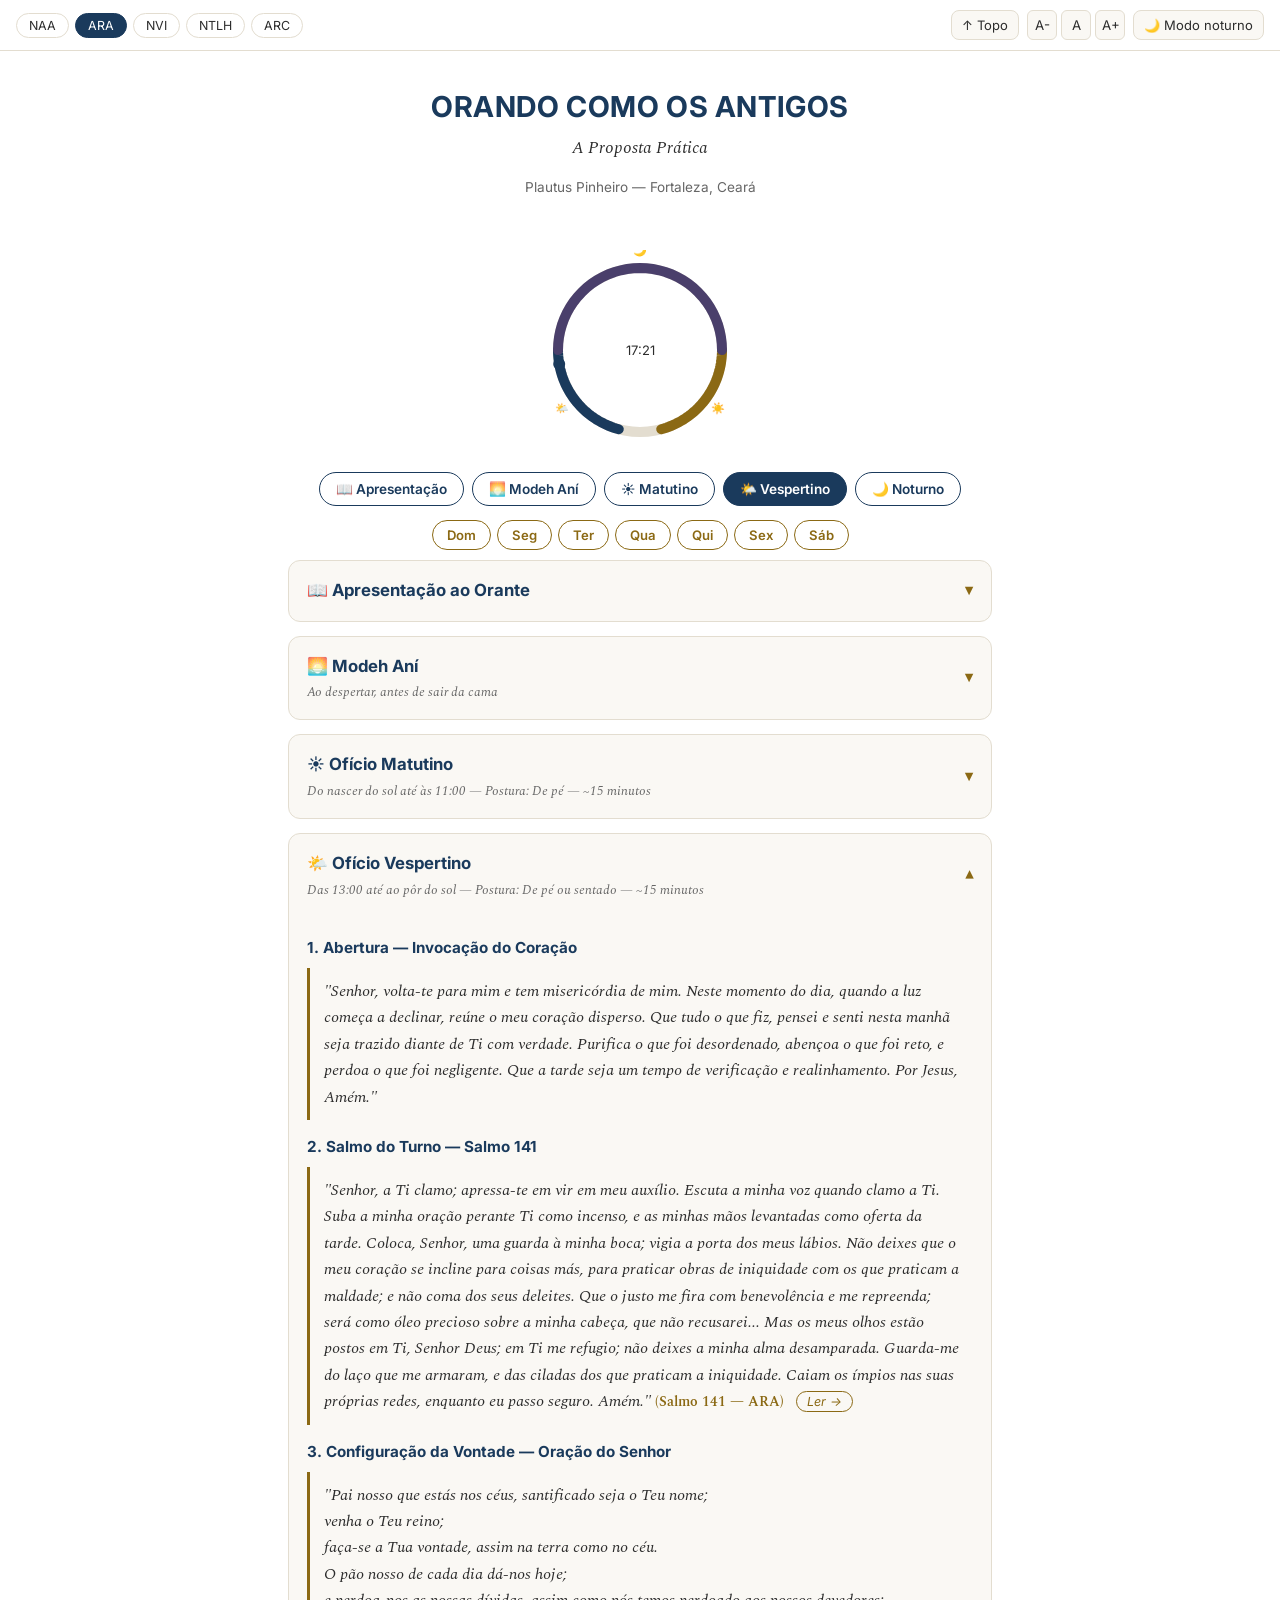
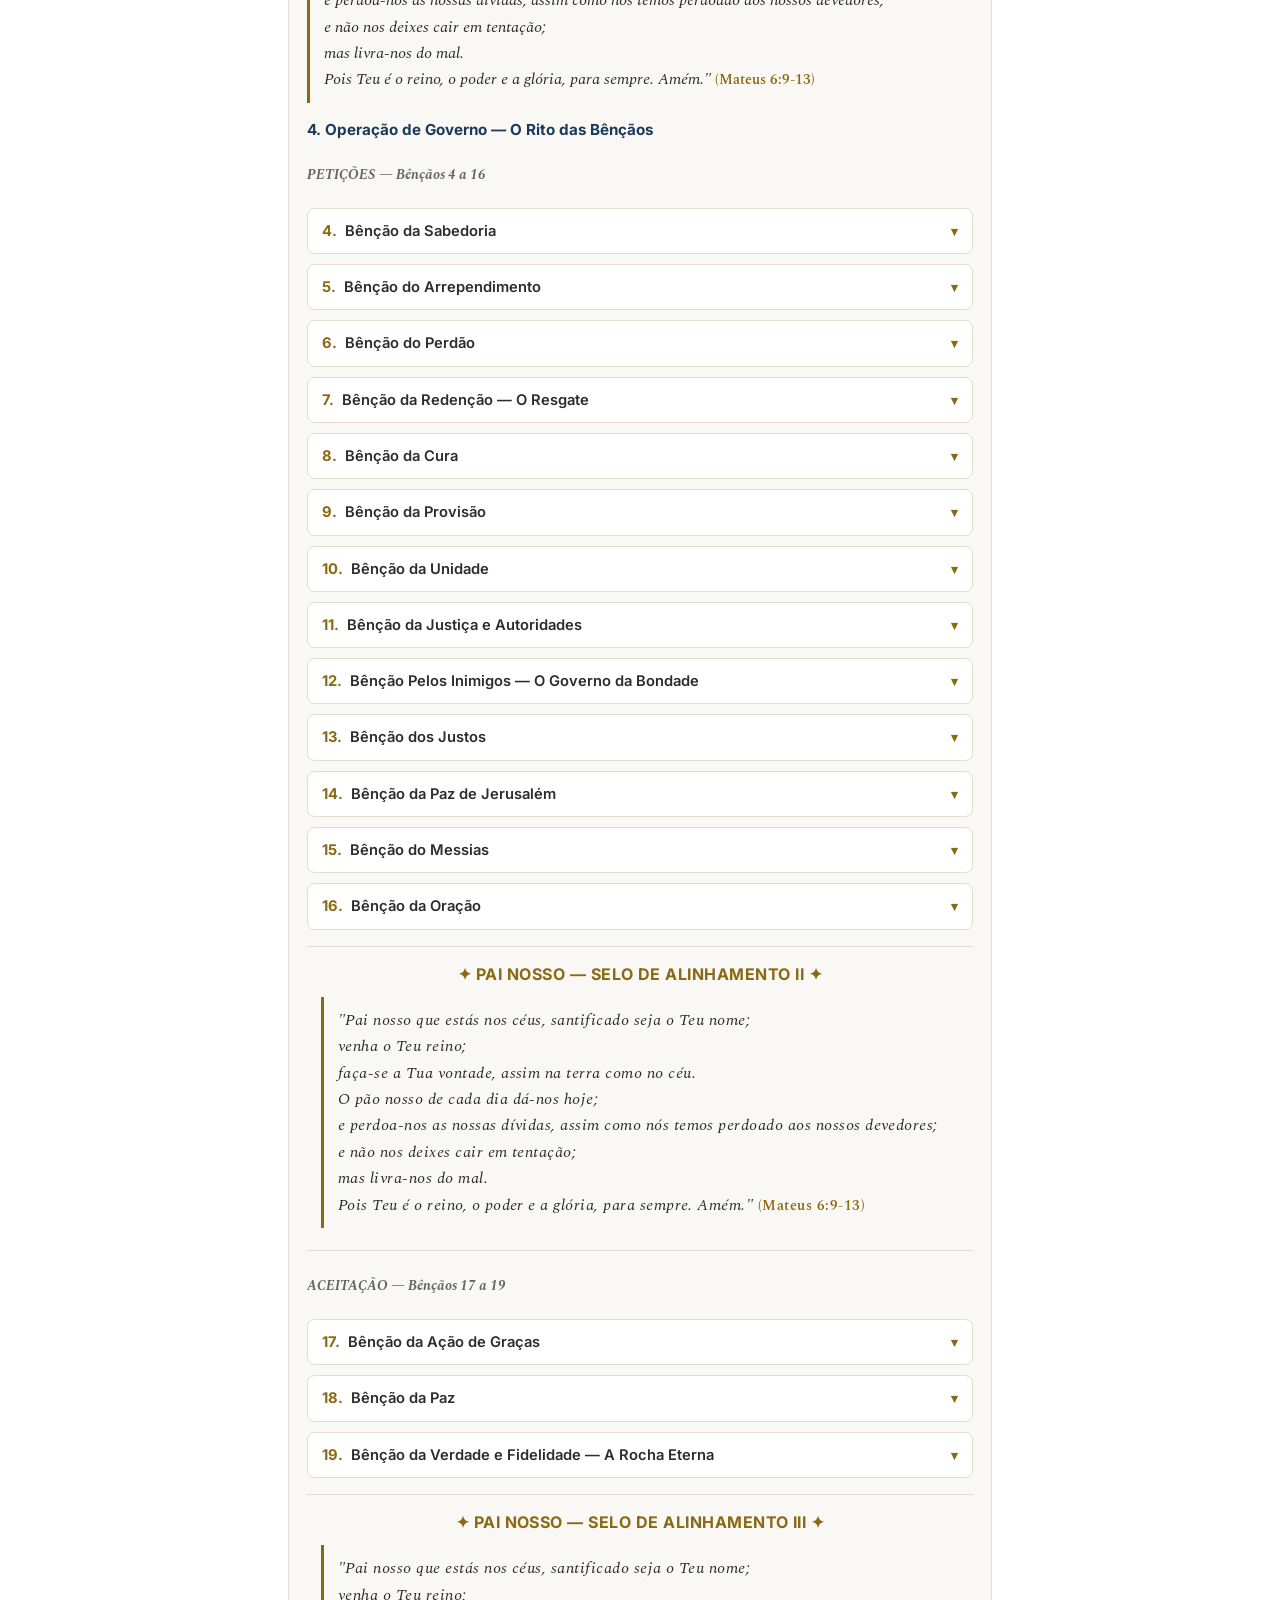
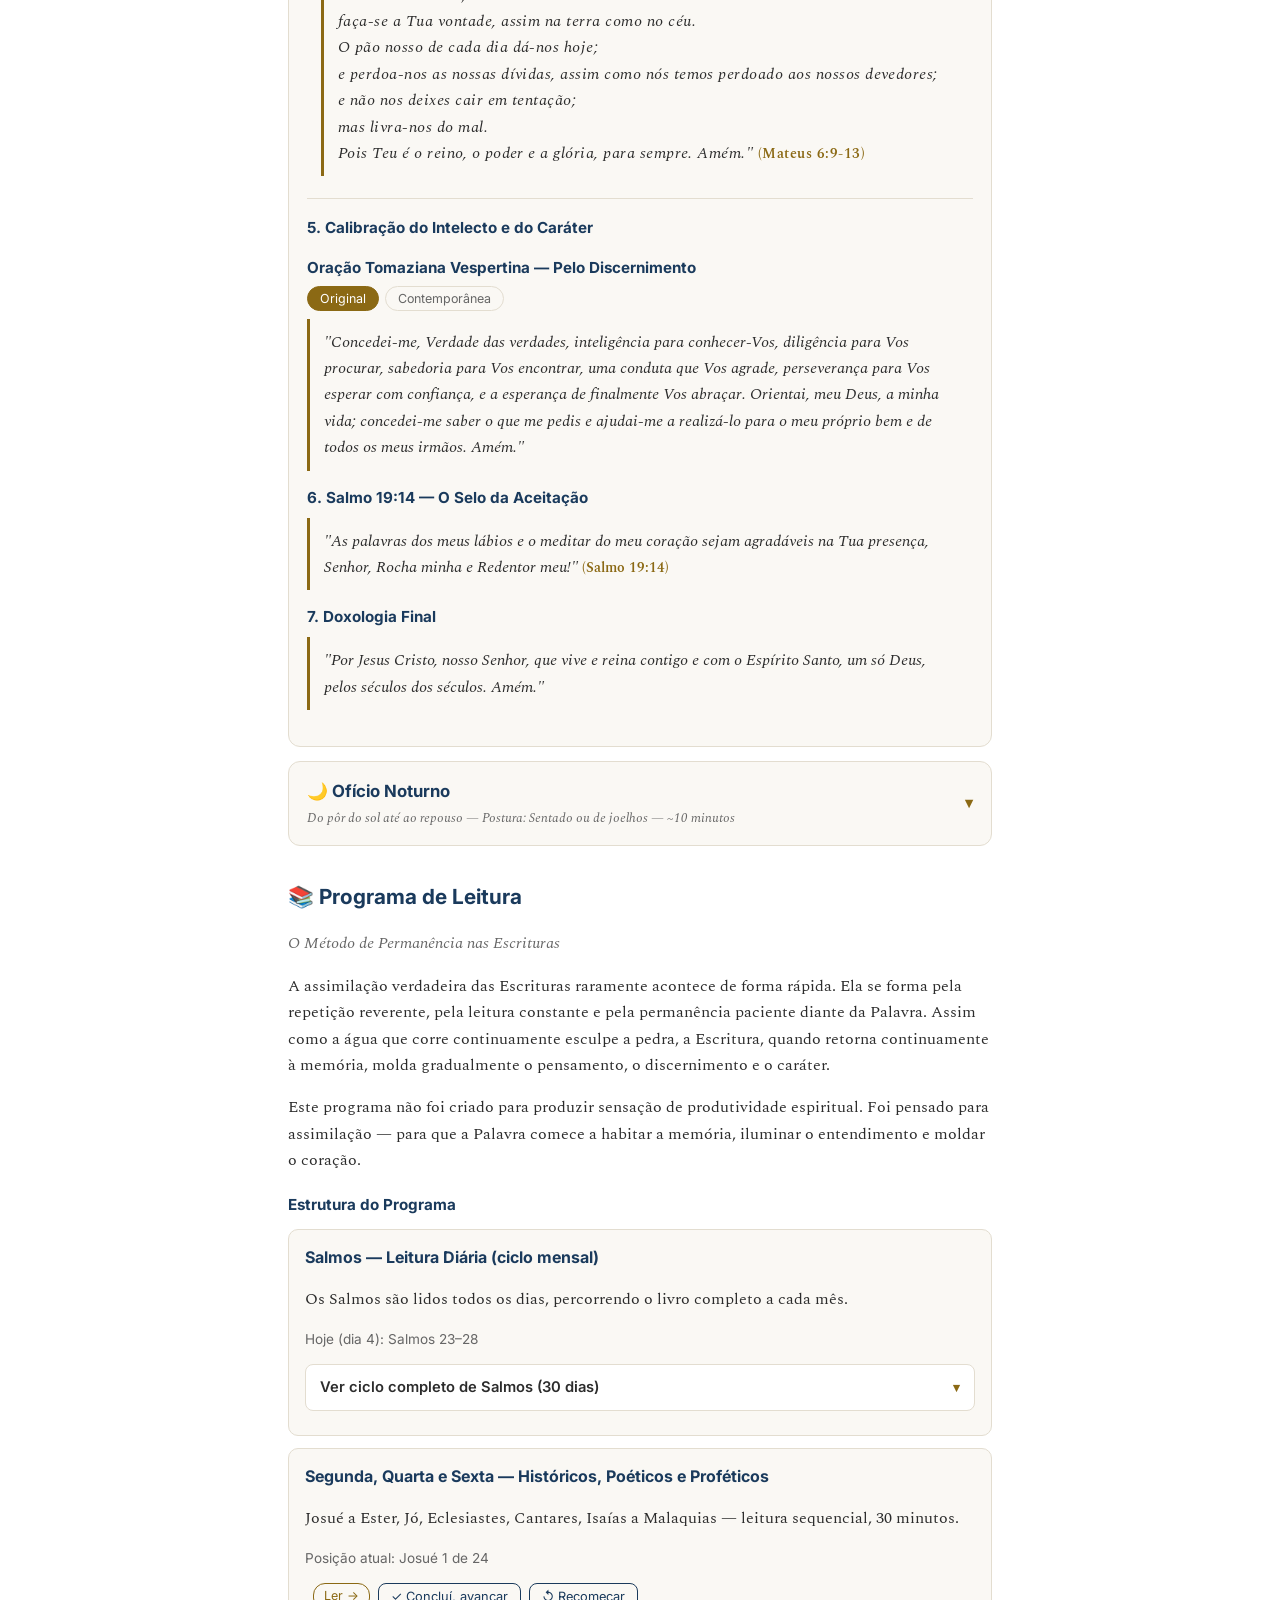
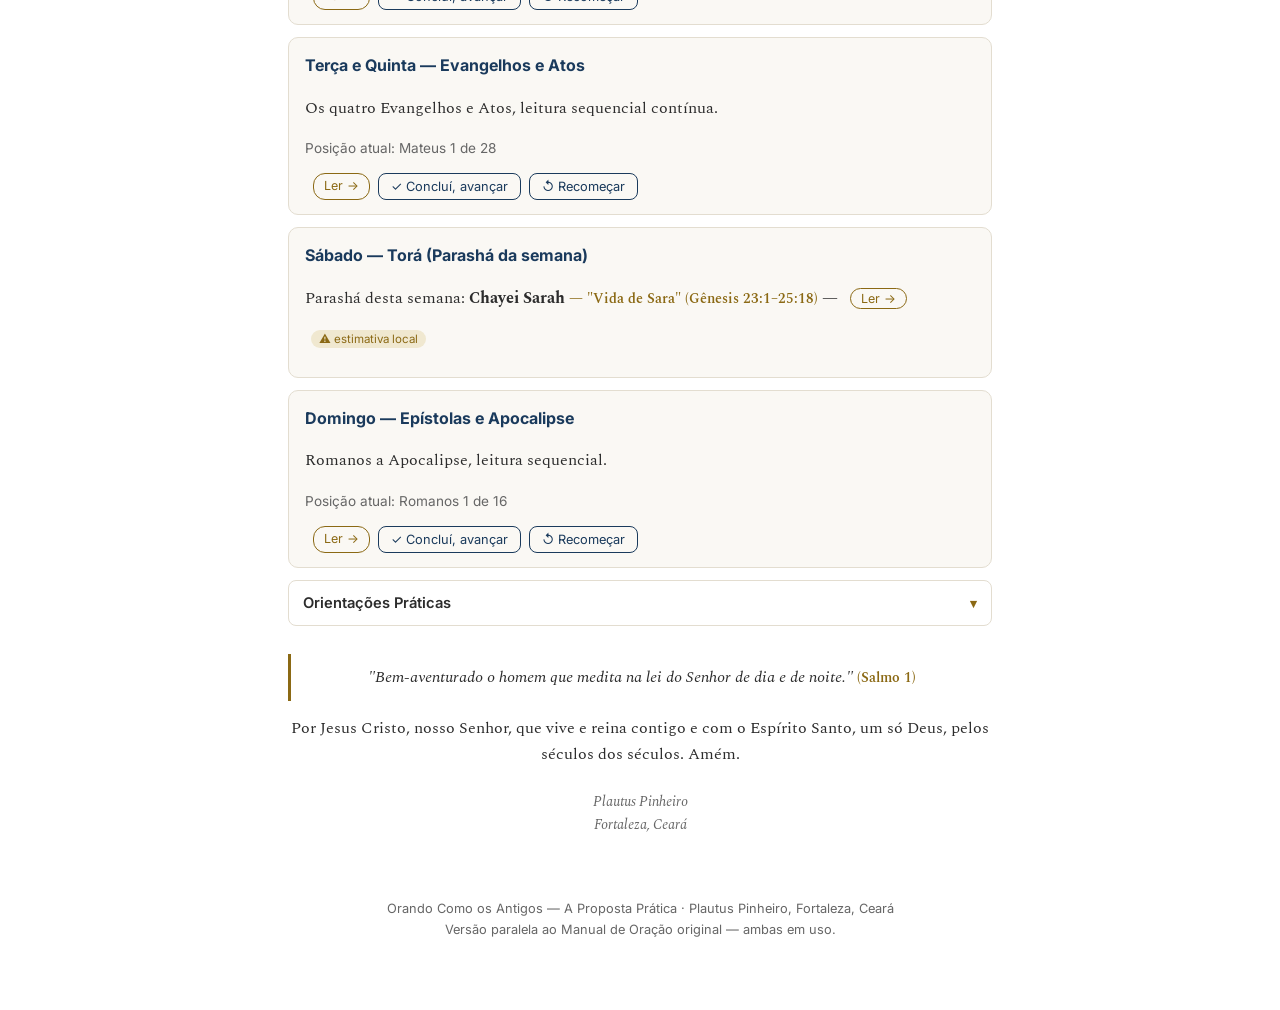
<file: oracao/orando-como-os-antigos.html>
<!DOCTYPE html>
<html lang="pt-BR" data-theme="light">
<head>
<meta charset="UTF-8">
<meta name="viewport" content="width=device-width, initial-scale=1.0">
<title>Orando Como os Antigos — A Proposta Prática</title>
<link rel="preconnect" href="https://fonts.googleapis.com">
<link href="https://fonts.googleapis.com/css2?family=Spectral:ital,wght@0,400;0,500;0,600;0,700;1,400&family=Inter:wght@400;500;600;700&display=swap" rel="stylesheet">
<style>
:root{
  --blue-deep:#1a3a5c;
  --gold:#8B6914;
  --gold-light:#c9a84c;
  --white:#ffffff;
  --gray-text:#2c2c2c;
  --gray-support:#666666;
  --dark-bg:#0f1923;
  --dark-text:#e8e0d0;

  --bg: var(--white);
  --text: var(--gray-text);
  --heading: var(--blue-deep);
  --accent: var(--gold);
  --meta: var(--gray-support);
  --card-bg: #faf8f4;
  --border: #e3ddd0;
  --font-scale: 100%;
}
[data-theme="dark"]{
  --bg: var(--dark-bg);
  --text: var(--dark-text);
  --heading: var(--gold-light);
  --accent: var(--gold-light);
  --meta: #9a9182;
  --card-bg: #16232f;
  --border: #253645;
}
*{box-sizing:border-box;}
body{
  margin:0; background:var(--bg); color:var(--text);
  font-family:'Spectral', Georgia, serif; line-height:1.65;
  font-size: var(--font-scale);
  transition: background .3s, color .3s;
  padding-bottom: 60px;
}
.topbar{
  position:sticky; top:0; z-index:50; background:var(--bg);
  border-bottom:1px solid var(--border);
  display:flex; align-items:center; justify-content:space-between; gap:8px;
  padding:10px 16px; flex-wrap:wrap;
}
.topbar-right{ display:flex; align-items:center; gap:8px; }
.topbtn{
  font-family:'Inter',sans-serif; font-size:13px; border:1px solid var(--border);
  background:var(--card-bg); color:var(--text); border-radius:8px; padding:6px 10px;
  cursor:pointer;
}
.topbtn.active{ background:var(--heading); color:var(--bg); border-color:var(--heading); }
header.hero{
  text-align:center; padding:32px 20px 20px;
}
header.hero h1{
  font-family:'Inter',sans-serif; color:var(--heading); font-size:1.8rem; margin:0 0 4px;
  letter-spacing:.02em;
}
header.hero .subtitle{ font-style:italic; color:var(--text); font-size:1.05rem; margin:0 0 6px;}
header.hero .byline{ color:var(--meta); font-size:.85rem; font-family:'Inter',sans-serif; }

.container{ max-width:740px; margin:0 auto; padding:0 18px; }

.dial-wrap{ display:flex; justify-content:center; margin:18px 0 22px; }
.dial{ width:200px; height:200px; }

.quicknav{ display:flex; gap:8px; justify-content:center; flex-wrap:wrap; margin-bottom:14px; }
.quicknav button{
  font-family:'Inter',sans-serif; font-weight:600; font-size:.85rem;
  border:1px solid var(--heading); color:var(--heading); background:transparent;
  border-radius:20px; padding:8px 16px; cursor:pointer;
}
.quicknav button.on{ background:var(--heading); color:var(--bg); }

.weekday-nav{ display:flex; gap:6px; justify-content:center; flex-wrap:wrap; margin-bottom:10px; }
.weekday-btn{
  font-family:'Inter',sans-serif; font-weight:600; font-size:.82rem;
  border:1px solid var(--accent); color:var(--accent); background:transparent;
  border-radius:16px; padding:6px 14px; cursor:pointer;
}
.weekday-btn.on{ background:var(--accent); color:var(--bg); }
.weekday-panel{
  border:1px solid var(--border); border-radius:10px; background:var(--card-bg);
  padding:12px 16px; margin-bottom:24px; font-size:.92rem;
}
.weekday-panel h5{ font-family:'Inter',sans-serif; color:var(--heading); margin:0 0 8px; }
.weekday-panel-row{ display:flex; align-items:center; justify-content:space-between; gap:10px; padding:6px 0; border-bottom:1px solid var(--border); }
.weekday-panel-row:last-child{ border-bottom:none; }
.weekday-go{
  font-family:'Inter',sans-serif; font-size:.78rem; color:var(--accent); text-decoration:none;
  border:1px solid var(--accent); border-radius:12px; padding:2px 12px; white-space:nowrap; cursor:pointer; background:transparent;
}

.psalm-row-link{ float:right; }

details.office{
  border:1px solid var(--border); border-radius:12px; margin-bottom:14px;
  background:var(--card-bg); overflow:hidden;
}
details.office > summary{
  list-style:none; cursor:pointer; padding:16px 18px; font-family:'Inter',sans-serif;
  font-weight:700; color:var(--heading); font-size:1.05rem; display:flex; align-items:center; gap:10px;
}
details.office > summary::-webkit-details-marker{ display:none; }
details.office > summary::after{
  content:'▾'; margin-left:auto; color:var(--accent); font-size:.9em; flex-shrink:0;
  transition:transform .2s;
}
details.office[open] > summary::after{ transform:rotate(180deg); }
.office-meta{ display:block; font-weight:400; font-size:.8rem; color:var(--meta); font-family:'Spectral',serif; font-style:italic; margin-top:2px; }
.office-body{ padding:4px 18px 22px; }

.step{ margin:14px 0; }
.step-title{ font-family:'Inter',sans-serif; font-weight:700; color:var(--heading); font-size:.95rem; margin:0 0 6px; }
blockquote{
  margin:8px 0; padding:10px 14px; border-left:3px solid var(--accent);
  background:transparent; color:var(--text); font-style:italic;
}
blockquote .ref, .ref{ color:var(--accent); font-style:normal; font-size:.85em; font-weight:600; }
.quote-sep{ color:var(--meta); font-style:normal; }

details.blessing{
  border:1px solid var(--border); border-radius:8px; margin:10px 0; background:var(--bg);
}
details.blessing > summary{
  list-style:none; cursor:pointer; padding:10px 14px; font-family:'Inter',sans-serif;
  font-weight:600; font-size:.92rem; color:var(--text); display:flex; gap:8px; align-items:baseline;
}
details.blessing > summary::-webkit-details-marker{ display:none; }
details.blessing > summary::after{
  content:'▾'; margin-left:auto; color:var(--accent); font-size:.85em; flex-shrink:0;
  transition:transform .2s;
}
details.blessing[open] > summary::after{ transform:rotate(180deg); }
.blessing-number{ color:var(--accent); font-weight:700; }
details.blessing .step{ padding:0 14px 14px; }

.seal{
  text-align:center; font-family:'Inter',sans-serif; font-weight:700; color:var(--accent);
  letter-spacing:.03em; margin:16px 0; padding:14px; border-top:1px solid var(--border); border-bottom:1px solid var(--border);
}
.seal blockquote{ text-align:left; font-family:'Spectral',serif; font-weight:400; margin-top:10px; }

.tomaziana-tabs{ display:flex; gap:6px; margin-bottom:8px; }
.tomaziana-tab{
  font-family:'Inter',sans-serif; font-size:.78rem; border:1px solid var(--border);
  background:transparent; color:var(--meta); border-radius:14px; padding:4px 12px; cursor:pointer;
}
.tomaziana-tab.active{ background:var(--accent); color:var(--bg); border-color:var(--accent); }

.note-box{ font-size:.85rem; color:var(--meta); font-style:italic; padding:8px 0; }

.timer-box{ display:flex; align-items:center; gap:12px; margin-top:8px; }
.timer-display{ font-family:'Inter',sans-serif; font-size:1.4rem; font-weight:700; color:var(--heading); }
.timer-btn{
  font-family:'Inter',sans-serif; font-weight:600; border:1px solid var(--heading); color:var(--heading);
  background:transparent; border-radius:8px; padding:6px 16px; cursor:pointer;
}

.bible-version-ctrl{ display:flex; gap:6px; flex-wrap:wrap; }
.version-btn{
  font-family:'Inter',sans-serif; font-size:.78rem; border:1px solid var(--border); background:transparent;
  color:var(--text); border-radius:14px; padding:4px 12px; cursor:pointer;
}
.version-btn.active{ background:var(--heading); color:var(--bg); border-color:var(--heading); }

.btn-read{
  font-family:'Inter',sans-serif; font-size:.78rem; color:var(--accent); text-decoration:none;
  border:1px solid var(--accent); border-radius:12px; padding:2px 10px; margin-left:8px;
}

.font-ctrl{ display:flex; gap:4px; }
.font-ctrl button{
  width:30px; height:30px; border-radius:6px; border:1px solid var(--border); background:var(--card-bg);
  color:var(--text); cursor:pointer; font-family:'Inter',sans-serif;
}

h2.section-title{ font-family:'Inter',sans-serif; color:var(--heading); font-size:1.3rem; margin:34px 0 6px; }
.section-sub{ color:var(--meta); font-style:italic; margin-bottom:16px; }

table.psalm-table{ width:100%; border-collapse:collapse; margin:14px 0; font-size:.88rem; }
table.psalm-table th{ background:var(--heading); color:var(--bg); font-family:'Inter',sans-serif; padding:6px 10px; text-align:left; }
table.psalm-table td{ padding:6px 10px; border-bottom:1px solid var(--border); }
table.psalm-table tr:nth-child(even){ background:var(--card-bg); }

.track-card{ border:1px solid var(--border); border-radius:10px; padding:14px 16px; margin:12px 0; background:var(--card-bg); }
.track-card h4{ font-family:'Inter',sans-serif; color:var(--heading); margin:0 0 6px; }
.track-progress{ font-family:'Inter',sans-serif; font-size:.85rem; color:var(--meta); margin-top:8px; }
.track-buttons{ display:flex; gap:8px; margin-top:8px; }
.track-buttons button{
  font-family:'Inter',sans-serif; font-size:.8rem; border:1px solid var(--heading); color:var(--heading);
  background:transparent; border-radius:8px; padding:5px 12px; cursor:pointer;
}

.sync-tag{ font-size:.72rem; font-family:'Inter',sans-serif; padding:2px 8px; border-radius:10px; margin-left:6px; }
.sync-tag.ok{ background:#e5f0e0; color:#3d6b2f; }
.sync-tag.est{ background:#f0e8d0; color:#8B6914; }
[data-theme="dark"] .sync-tag.ok{ background:#1e3320; color:#8fce78; }
[data-theme="dark"] .sync-tag.est{ background:#332c17; color:var(--gold-light); }

footer{ text-align:center; color:var(--meta); font-size:.8rem; padding:40px 20px 10px; font-family:'Inter',sans-serif; }
</style>
</head>
<body>

<div class="topbar">
  <div class="bible-version-ctrl" role="group" aria-label="Versão da Bíblia usada nos links">
    <button id="ver_NAA" class="version-btn" onclick="setBibleVersion('NAA')">NAA</button>
    <button id="ver_ARA" class="version-btn" onclick="setBibleVersion('ARA')">ARA</button>
    <button id="ver_NVI" class="version-btn" onclick="setBibleVersion('NVI')">NVI</button>
    <button id="ver_NTLH" class="version-btn" onclick="setBibleVersion('NTLH')">NTLH</button>
    <button id="ver_ARC" class="version-btn" onclick="setBibleVersion('ARC')">ARC</button>
  </div>
  <div class="topbar-right">
    <button class="topbtn" onclick="window.scrollTo({top:0,behavior:'smooth'})">↑ Topo</button>
    <div class="font-ctrl">
      <button onclick="changeFont(-1)" aria-label="Diminuir fonte">A-</button>
      <button onclick="changeFont(0)" aria-label="Fonte padrão">A</button>
      <button onclick="changeFont(1)" aria-label="Aumentar fonte">A+</button>
    </div>
    <button class="topbtn" id="themeBtn" onclick="toggleTheme()">🌙 Modo noturno</button>
  </div>
</div>

<header class="hero">
  <h1>ORANDO COMO OS ANTIGOS</h1>
  <p class="subtitle">A Proposta Prática</p>
  <p class="byline">Plautus Pinheiro — Fortaleza, Ceará</p>
</header>

<div class="container">

  <div class="dial-wrap"><svg class="dial" id="dial" viewBox="0 0 200 200"></svg></div>

  <div class="quicknav">
    <button data-target="office-apresentacao" onclick="jumpTo('office-apresentacao')">📖 Apresentação</button>
    <button data-target="office-modeh" onclick="jumpTo('office-modeh')">🌅 Modeh Aní</button>
    <button data-target="office-matutino" onclick="jumpTo('office-matutino')">☀️ Matutino</button>
    <button data-target="office-vespertino" onclick="jumpTo('office-vespertino')">🌤️ Vespertino</button>
    <button data-target="office-noturno" onclick="jumpTo('office-noturno')">🌙 Noturno</button>
  </div>

  <div class="weekday-nav" role="group" aria-label="Programação de leitura por dia da semana">
    <button class="weekday-btn" onclick="toggleWeekdayPanel('dom')">Dom</button>
    <button class="weekday-btn" onclick="toggleWeekdayPanel('seg')">Seg</button>
    <button class="weekday-btn" onclick="toggleWeekdayPanel('ter')">Ter</button>
    <button class="weekday-btn" onclick="toggleWeekdayPanel('qua')">Qua</button>
    <button class="weekday-btn" onclick="toggleWeekdayPanel('qui')">Qui</button>
    <button class="weekday-btn" onclick="toggleWeekdayPanel('sex')">Sex</button>
    <button class="weekday-btn" onclick="toggleWeekdayPanel('sab')">Sáb</button>
  </div>
  <div id="weekdayPanel" class="weekday-panel" hidden></div>

  <!-- ===== APRESENTAÇÃO AO ORANTE ===== -->
  <details class="office" id="office-apresentacao">
    <summary><span class="office-head-text">📖 Apresentação ao Orante</span></summary>
    <div class="office-body">
      <p>Você está prestes a entrar em um ritmo antigo.</p>
      <p>Os antigos não oravam quando sobrava tempo; eles organizavam o tempo porque oravam. Não é um método novo, nem mais uma técnica de produtividade espiritual. O que está diante de você é uma forma de orar que atravessou desertos, exílios e séculos — e chegou até aqui com a mesma substância: palavras que sustentam quando as próprias palavras faltam, estrutura que carrega quando a emoção não carrega mais.</p>
      <p>Talvez você chegue a este manual exausto. Talvez chegue com a fé intacta no papel mas embotada por dentro. Talvez chegue com perguntas que não têm resposta fácil, ou com um silêncio interior que já dura tempo demais. Seja como for — você está no lugar certo. Este manual não exige que você chegue bem. Exige apenas que você chegue.</p>
      <p>O que você encontrará aqui não é complicado. São três ofícios diários — Matutino, Vespertino e Noturno — precedidos por um prólogo sagrado ao despertar. Cada um tem seu lugar no arco do dia: o Matutino configura, o Vespertino verifica, o Noturno entrega. Juntos, eles formam uma arquitetura de presença — uma forma de não deixar o dia passar sem que algo essencial tenha sido dito diante de Deus.</p>
      <p>Não é necessário entender tudo antes de começar. A compreensão vem pelo caminho, pela repetição, pelo retorno diário ao mesmo texto. Com o tempo, as palavras que hoje você lê tornam-se palavras que você sente. E as palavras que você sente tornam-se, aos poucos, o que você é.</p>
      <p class="step-title" style="margin-top:16px;">Comece. Volte amanhã. Volte depois de amanhã.</p>
      <p class="note-box">Noventa dias de prática fiel dirão o que este texto não consegue.</p>

      <details class="blessing" style="margin-top:18px;"><summary>Introdução e Orientações de Prática</summary>
        <div class="step">
          <p>Os três ofícios — Matutino, Vespertino e Noturno — formam um ciclo de oração que estrutura o dia inteiro diante de Deus. Não são práticas isoladas, mas um movimento contínuo: abertura, verificação e entrega.</p>
          <p>Antes mesmo dos ofícios formais, há um momento inicial e essencial: o Modeh Aní. Ele não faz parte dos ofícios — é o prólogo sagrado, o primeiro ato consciente do dia.</p>
          <p class="step-title">O Arco Completo do Dia</p>
          <p>O dia de oração segue uma trajetória de quatro movimentos:</p>
          <p class="step-title" style="text-align:center;color:var(--accent);">Modeh Aní → Ofício Matutino → Ofício Vespertino → Ofício Noturno</p>
          <p>Cada etapa constrói sobre a anterior. O Modeh Aní declara dependência. O Matutino configura a identidade e a vontade. O Vespertino verifica o alinhamento ao longo do dia. O Noturno entrega as cargas e repousa na confiança.</p>
          <p class="step-title">Princípios Fundamentais</p>
          
          <p class="step-title">1. Constância, não Perfeição</p>
          
          <p>Os ofícios não exigem perfeição na execução, mas fidelidade na prática. Um dia em que se ora com pressa é melhor que um dia sem oração. A disciplina constrói o hábito; o hábito constrói o caráter.</p>
          
          <p class="step-title">2. Postura e Ambiente</p>
          <blockquote>Modeh Aní — na cama, postura de vulnerabilidade e abertura.<br>Matutino — de pé, postura de abertura e ação.<br>Vespertino — de pé ou sentado, postura de reflexão.<br>Noturno — sentado ou de joelhos, postura de entrega.</blockquote>
          <p>O ambiente deve ser calmo, livre de distrações. Se possível, escolha o mesmo local para cada ofício.</p>
          
          <p class="step-title">3. Tempo Dedicado</p>
          <blockquote>Matutino — aproximadamente 15 minutos.<br>Vespertino — aproximadamente 15 minutos.<br>Noturno — aproximadamente 10 minutos.</blockquote>
          <p>Estes são tempos estimados. O que importa é a qualidade da presença, não a quantidade de minutos.</p>
          
          <p class="step-title">4. Integração com a Vida</p>
          
          <p>Os ofícios não são um escape da vida, mas um retorno a ela com clareza. Após cada ofício, o orante retorna às suas atividades com renovada intenção.</p>
          <p class="step-title">Como Usar Este Manual</p>
          <p>Comece com o Modeh Aní — pratique as Declarações ao despertar durante os primeiros dias, antes de adicionar os ofícios formais.</p>
          <p>Leia cada ofício uma vez antes de começar a praticá-lo, para familiarizar-se com a estrutura.</p>
          <p>Escolha um horário fixo para cada ofício — a regularidade é mais importante que a perfeição.</p>
          <p>Não pule partes. Se o tempo for curto, reduza a velocidade, não o conteúdo.</p>
          <p>Permita que a Palavra trabalhe. A repetição reverente molda o coração.</p>
        </div>
      </details>
    </div>
  </details>

  <!-- ===== MODEH ANÍ ===== -->
  <details class="office" id="office-modeh" open>
    <summary><span class="office-head-text">🌅 Modeh Aní<span class="office-meta">Ao despertar, antes de sair da cama</span></span></summary>
    <div class="office-body">
      <p class="note-box">O Modeh Aní não é um ofício — é um prólogo sagrado. Antes de pedir qualquer coisa, antes de configurar a vontade ou operar em governo, o orante reconhece que não possui a si mesmo. Ele marca a transição do sono para a vigília — da pequena morte para a pequena ressurreição.</p>

      <div class="step">
        <p class="step-title">Agradeço</p>
        <blockquote>"Agradeço eu diante de Ti, Rei vivo e eterno, que me devolveste a minha alma com compaixão; grande é a Tua fé em mim."</blockquote>
      </div>

      <div class="step">
        <p class="step-title">Tripla Declaração — Eu Reconheço</p>
        <blockquote>"Reconheço que há uma autoridade acima do meu próprio querer. A vida não começa comigo; ela começa diante do Rei vivo e eterno. A vida que recebo hoje não me pertence por direito próprio — cada manhã é um dom devolvido pela misericórdia de Deus."</blockquote>
      </div>
      <div class="step">
        <p class="step-title">Eu Confesso</p>
        <blockquote>"Confesso que minha vontade não é a primeira vontade. Toda minha liberdade existe dentro de uma ordem que me precede e me sustenta."</blockquote>
      </div>
      <div class="step">
        <p class="step-title">Me Disponho</p>
        <blockquote>"Disponho-me — recebo o dia como missão. A alma que me foi devolvida não é apenas para existir, mas para caminhar diante de Deus com fidelidade."</blockquote>
      </div>

      <div class="step">
        <blockquote>"Pai, aquieta o meu coração diante de Ti. Alivia a minha mente de pensamentos e inquietações desordenadas. Ajuda-me a render-me diante de Ti, em espírito, alma e corpo. Conduze-me ao silêncio do coração, para que eu ouça a Tua voz. Por Jesus, Amém."</blockquote>
        <p class="step-title">O Silêncio Inicial — 3 Minutos</p>
        <div class="timer-box">
          <span class="timer-display" id="timerDisplay">03:00</span>
          <button class="timer-btn" id="timerBtn" onclick="toggleSilenceTimer()">Iniciar</button>
        </div>
      </div>

      <div class="step">
        <p class="step-title">A Ordem do Lugar</p>
        <p>Arrumar a cama — governo sobre a matéria. Ordeno o que me foi confiado. O cuidado com o simples disciplina o coração para o que é maior.</p>
      </div>
    </div>
  </details>

  <!-- ===== OFÍCIO MATUTINO ===== -->
  <details class="office" id="office-matutino">
    <summary><span class="office-head-text">☀️ Ofício Matutino<span class="office-meta">Do nascer do sol até às 11:00 — Postura: De pé — ~15 minutos</span></span></summary>
    <div class="office-body">
      <div class="step">
        <p class="step-title">1. Abertura — Invocação dos Lábios</p>
        <blockquote>"Abre os meus lábios, Senhor, e a minha boca proclamará o Teu louvor. Purifica o meu coração de todos os pensamentos vãos, desordenados e estranhos. Ilumina os olhos do meu entendimento e inflama a minha vontade, para que eu me aproxime mais de Ti, cresça na Tua graça e viva segundo a Tua vontade. Amém."</blockquote>
      </div>
      <div class="step">
        <p class="step-title">2. Salmo do Turno — Salmo 5</p>
        <blockquote>"Dá ouvidos, Senhor, às minhas palavras e acode ao meu gemido. Escuta, Rei meu e Deus meu, a minha voz que clama, pois a ti é que imploro. De manhã, Senhor, ouves a minha voz; de manhã te apresento a minha oração e fico esperando. Pois tu não és Deus que se agrade com a iniquidade, e contigo não subsiste o mal. Os arrogantes não permanecerão à tua vista; aborreces a todos os que praticam a iniquidade… porém eu, pela riqueza da tua misericórdia, entrarei na tua casa e me prostrarei diante do teu santo templo, no teu temor. Senhor, guia-me na tua justiça, por causa dos meus adversários; endireita diante de mim o teu caminho… Regozijem-se todos os que confiam em ti; folguem de júbilo para sempre, porque tu os defendes; e em ti se gloriem os que amam o teu nome. Pois tu, Senhor, abençoas o justo e, como escudo, o cercas da tua benevolência. Amém." <span class="ref">(Salmo 5 — ARA)</span> <a class="btn-read" target="_blank" rel="noopener" href="https://www.bibliaonline.com.br" data-b="sl" data-c="5">Ler →</a></blockquote>
      </div>
      <div class="step">
        <p class="step-title">3. Configuração da Identidade — As Bem-aventuranças</p>
        <blockquote>"Bem-aventurados os humildes de espírito, porque deles é o reino dos céus.<br>Bem-aventurados os que choram, porque serão consolados.<br>Bem-aventurados os mansos, porque herdarão a terra.<br>Bem-aventurados os que têm fome e sede de justiça, porque serão fartos.<br>Bem-aventurados os misericordiosos, porque alcançarão misericórdia.<br>Bem-aventurados os limpos de coração, porque verão a Deus.<br>Bem-aventurados os pacificadores, porque serão chamados filhos de Deus." <span class="ref">(Mateus 5:3-9 — ARA)</span></blockquote>
      </div>
      <div class="step">
        <p class="step-title">4. Configuração da Vontade — Oração do Senhor</p>
        <blockquote>"Pai nosso que estás nos céus, santificado seja o Teu nome;<br>venha o Teu reino;<br>faça-se a Tua vontade, assim na terra como no céu.<br>O pão nosso de cada dia dá-nos hoje;<br>e perdoa-nos as nossas dívidas, assim como nós temos perdoado aos nossos devedores;<br>e não nos deixes cair em tentação;<br>mas livra-nos do mal.<br>Pois Teu é o reino, o poder e a glória, para sempre. Amém." <span class="ref">(Mateus 6:9-13)</span></blockquote>
      </div>

      <div class="step"><p class="step-title">5. Operação de Governo — O Rito das 19 Bênçãos</p></div>
      <p class="note-box"><strong>TRIBUTO — Bênçãos 1 a 3</strong></p>
      
      <details class="blessing" id="mat_b1"><summary><span class="blessing-number">1.</span>Bênção do Deus dos Pais</summary>
        <div class="step"><blockquote>"O Deus de Abraão, de Isaque e de Jacó, o Deus de nossos pais, glorificou a seu Servo Jesus." <span class="ref">(Atos 3:13)</span></blockquote>
        <p><strong>Declaração:</strong> Reconhecemos que o Deus que guiou os patriarcas é o mesmo Pai que se revelou plenamente em Jesus Cristo.</p>
        <p><strong>Súplica:</strong> Que a fidelidade que sustentou as gerações passadas firme os nossos passos e os de nossa descendência hoje.</p>
        <p><strong>Selo:</strong> Bendito sejas Tu, Senhor, o Deus dos nossos pais em Cristo Jesus.</p></div>
      </details>

      <details class="blessing" id="mat_b2"><summary><span class="blessing-number">2.</span>Bênção do Poder e Vida</summary>
        <div class="step"><blockquote>"Disse-lhe Jesus: Eu sou a ressurreição e a vida. Quem crê em mim, ainda que morra, viverá; e todo o que vive e crê em mim não morrerá, eternamente." <span class="ref">(João 11:25-26)</span></blockquote>
        <p><strong>Declaração:</strong> Proclamamos que em Jesus a vida venceu a morte e n'Ele recebemos a promessa da eternidade.</p>
        <p><strong>Súplica:</strong> Que o Teu poder renove nossas forças e traga vida nova a tudo o que em nós parece ter perdido a esperança.</p>
        <p><strong>Selo:</strong> Bendito sejas Tu, Senhor, que fazes a vida florescer onde havia morte.</p></div>
      </details>

      <details class="blessing" id="mat_b3"><summary><span class="blessing-number">3.</span>Bênção da Santidade do Nome</summary>
        <div class="step"><blockquote>"Santo, Santo, Santo é o Senhor Deus, o Todo-Poderoso, aquele que era, que é e que há de vir." <span class="ref">(Apocalipse 4:8)</span></blockquote>
        <p><strong>Declaração:</strong> Santificamos o Teu Nome acima de tudo e reconhecemos que a Tua presença é a nossa maior herança.</p>
        <p><strong>Súplica:</strong> Que a Tua santidade ilumine nossos pensamentos e ordene o nosso modo de viver neste dia.</p>
        <p><strong>Selo:</strong> Bendito sejas Tu, Senhor, o Deus Santo.</p></div>
      </details>
      
      <div class="seal">✦ PAI NOSSO — SELO DE ALINHAMENTO I ✦
        <blockquote>"Pai nosso que estás nos céus, santificado seja o Teu nome;<br>venha o Teu reino;<br>faça-se a Tua vontade, assim na terra como no céu.<br>O pão nosso de cada dia dá-nos hoje;<br>e perdoa-nos as nossas dívidas, assim como nós temos perdoado aos nossos devedores;<br>e não nos deixes cair em tentação;<br>mas livra-nos do mal.<br>Pois Teu é o reino, o poder e a glória, para sempre. Amém." <span class="ref">(Mateus 6:9-13)</span></blockquote>
      </div>
      <p class="note-box"><strong>PETIÇÕES — Bênçãos 4 a 16</strong></p>
      
      <details class="blessing" id="mat_b4"><summary><span class="blessing-number">4.</span>Bênção da Sabedoria</summary>
        <div class="step"><blockquote>"Eu sou a luz do mundo; quem me segue não andará nas trevas; pelo contrário, terá a luz da vida." <span class="ref">(João 8:12)</span></blockquote>
        <p><strong>Declaração:</strong> Confessamos que em Jesus encontramos a luz verdadeira que ilumina o nosso entendimento.</p>
        <p><strong>Súplica:</strong> Concede-nos a clareza para discernir o Teu caminho e a sabedoria para agir com amor e verdade.</p>
        <p><strong>Selo:</strong> Bendito sejas Tu, Senhor, que dás luz e entendimento aos Teus filhos.</p></div>
      </details>

      <details class="blessing" id="mat_b5"><summary><span class="blessing-number">5.</span>Bênção do Arrependimento</summary>
        <div class="step"><blockquote>"O tempo está cumprido, e o reino de Deus está próximo; arrependei-vos e crede no evangelho." <span class="ref">(Marcos 1:15)</span></blockquote>
        <p><strong>Declaração:</strong> Reconhecemos que precisamos reorientar o nosso coração e retornar diariamente ao Teu abraço.</p>
        <p><strong>Súplica:</strong> Atrai o nosso coração para Ti e dá-nos um espírito humilde que busca sempre a retidão.</p>
        <p><strong>Selo:</strong> Bendito sejas Tu, Senhor, que Te alegras com a nossa volta para casa.</p></div>
      </details>

      <details class="blessing" id="mat_b6"><summary><span class="blessing-number">6.</span>Bênção do Perdão</summary>
        <div class="step"><blockquote>"Porque, se perdoardes aos homens as suas ofensas, também vosso Pai celeste vos perdoará." <span class="ref">(Mateus 6:14 — ARA)</span></blockquote>
        <p><strong>Declaração:</strong> Recebemos o perdão que Jesus nos ofereceu e concedemos também perdão a todos os que nos feriram.</p>
        <p><strong>Súplica:</strong> Perdoa-nos, ó Pai, limpa a nossa alma de todo peso e não permitas que nenhuma amargura impeça a nossa comunhão Contigo.</p>
        <p><strong>Selo:</strong> Bendito sejas Tu, Senhor, que perdoas por amor de Cristo.</p></div>
      </details>

      <details class="blessing" id="mat_b7"><summary><span class="blessing-number">7.</span>Bênção da Redenção — O Resgate</summary>
        <div class="step"><blockquote>"Se vós permanecerdes na minha palavra, sois verdadeiramente meus discípulos; e conhecereis a verdade, e a verdade vos libertará." <span class="ref">(João 8:31-32)</span></blockquote>
        <p><strong>Declaração:</strong> Proclamamos que Jesus nos resgatou com amor e nos trouxe para a Sua maravilhosa luz.</p>
        <p><strong>Súplica:</strong> Que esse resgate se manifeste hoje como liberdade real de nossas prisões internas e de todo medo.</p>
        <p><strong>Selo:</strong> Bendito sejas Tu, Senhor, o Redentor do mundo.</p></div>
      </details>

      <details class="blessing" id="mat_b8"><summary><span class="blessing-number">8.</span>Bênção da Cura</summary>
        <div class="step"><blockquote>"Carregando ele mesmo em seu corpo, sobre o madeiro, os nossos pecados... por suas chagas, fostes sarados." <span class="ref">(1 Pedro 2:24)</span></blockquote>
        <p><strong>Declaração:</strong> Cremos que a obra da Cruz restaura a nossa integridade e que Jesus continua operando cura em nosso meio.</p>
        <p><strong>Súplica:</strong> Toca nossas dores, restaura nosso vigor e traz saúde ao nosso corpo, aos nossos ossos e às nossas emoções.</p>
        <p><strong>Selo:</strong> Bendito sejas Tu, Senhor, que curas e restauras o Teu povo.</p></div>
      </details>

      <details class="blessing" id="mat_b9"><summary><span class="blessing-number">9.</span>Bênção da Provisão</summary>
        <div class="step"><blockquote>"Vosso Pai celeste sabe que necessitais de todas estas coisas; buscai, pois, em primeiro lugar, o seu reino e a sua justiça, e todas estas coisas vos serão acrescentadas." <span class="ref">(Mateus 6:32-33)</span></blockquote>
        <p><strong>Declaração:</strong> Declaramos que o nosso sustento vem das Tuas mãos e confiamos no Teu cuidado diário.</p>
        <p><strong>Súplica:</strong> Abençoa o nosso trabalho e concede-nos o pão necessário para nós e para partilhar com quem precisa.</p>
        <p><strong>Selo:</strong> Bendito sejas Tu, Senhor, que sustentas a nossa vida.</p></div>
      </details>

      <details class="blessing" id="mat_b10"><summary><span class="blessing-number">10.</span>Bênção da Unidade</summary>
        <div class="step"><blockquote>"A fim de que todos sejam um, como tu, Pai, estás em mim, e eu em ti; que também eles sejam um em nós, para que o mundo creia que tu me enviaste." <span class="ref">(João 17:20-21)</span></blockquote>
        <p><strong>Declaração:</strong> Reconhecemos que em Jesus somos todos irmãos, chamados a viver em unidade e amor.</p>
        <p><strong>Súplica:</strong> Fortalece os laços que nos unem e cure as divisões, para que o mundo creia que enviaste Jesus.</p>
        <p><strong>Selo:</strong> Bendito sejas Tu, Senhor, que nos unes em um só coração.</p></div>
      </details>

      <details class="blessing" id="mat_b11"><summary><span class="blessing-number">11.</span>Bênção da Justiça e Autoridades</summary>
        <div class="step"><blockquote>"Quem quiser tornar-se grande entre vós, será esse o que vos sirva." <span class="ref">(Mateus 20:26)</span></blockquote>
        <p><strong>Declaração:</strong> Reconhecemos que todo governo justo deve refletir a Tua vontade e o cuidado com os pequenos.</p>
        <p><strong>Súplica:</strong> Concede sabedoria aos nossos governantes para que promovam o bem e a paz na terra.</p>
        <p><strong>Selo:</strong> Bendito sejas Tu, Senhor, Rei justo que ama a verdade.</p></div>
      </details>

      <details class="blessing" id="mat_b12"><summary><span class="blessing-number">12.</span>Bênção Pelos Inimigos — O Governo da Bondade</summary>
        <div class="step"><blockquote>"Amai os vossos inimigos e orai pelos que vos perseguem; para que vos torneis filhos do vosso Pai celeste, porque ele faz nascer o seu sol sobre maus e bons e vir chuvas sobre justos e injustos." <span class="ref">(Mateus 5:44-45)</span></blockquote>
        <p><strong>Declaração:</strong> Seguimos o ensinamento de Jesus e respondemos ao mal com o bem e à ofensa com a intercessão.</p>
        <p><strong>Súplica:</strong> Livra-nos do desejo de vingança e transforma os nossos corações num coração bom, assim como o Teu.</p>
        <p><strong>Selo:</strong> Bendito sejas Tu, Senhor, nosso refúgio e nossa paz.</p></div>
      </details>

      <details class="blessing" id="mat_b13"><summary><span class="blessing-number">13.</span>Bênção dos Justos</summary>
        <div class="step"><blockquote>"Bem-aventurados os que têm fome e sede de justiça, porque eles serão fartos." <span class="ref">(Mateus 5:6)</span></blockquote>
        <p><strong>Declaração:</strong> Nos identificamos com todos os que buscam viver conforme os valores do Teu Reino.</p>
        <p><strong>Súplica:</strong> Sustenta os que de coração limpo buscam a verdade e protege os que sofrem por praticarem a justiça.</p>
        <p><strong>Selo:</strong> Bendito sejas Tu, Senhor, amparo dos que confiam em Ti.</p></div>
      </details>

      <details class="blessing" id="mat_b14"><summary><span class="blessing-number">14.</span>Bênção da Paz de Jerusalém</summary>
        <div class="step"><blockquote>"Ah! se tu conhecesses, tu também, ao menos neste teu dia, o que à tua paz pertence! Mas agora isto está encoberto aos teus olhos." <span class="ref">(Lucas 19:42)</span></blockquote>
        <p><strong>Declaração:</strong> Reconhecemos o mistério da eleição e a irrevogabilidade das Tuas alianças com Israel, cujo centro é Jerusalém.</p>
        <p><strong>Súplica:</strong> Que o endurecimento cesse e o véu seja removido, para que todo Israel reconheça em Jesus o Messias.</p>
        <p><strong>Selo:</strong> Bendito sejas Tu, Senhor, que removes a cegueira de Teu povo e dás paz a Jerusalém.</p></div>
      </details>

      <details class="blessing" id="mat_b15"><summary><span class="blessing-number">15.</span>Bênção do Messias</summary>
        <div class="step"><blockquote>"O Reino de Deus não vem com aparência exterior... porque o reino de Deus está dentro de vós." <span class="ref">(Lucas 17:20-21)</span></blockquote>
        <p><strong>Declaração:</strong> Proclamamos abertamente: Jesus é o Messias prometido, o nosso Rei que reina e voltará.</p>
        <p><strong>Súplica:</strong> Que o Teu Reino cresça em nós e através de nós, manifestando a Tua autoridade em todo lugar.</p>
        <p><strong>Selo:</strong> Bendito sejas Tu, Senhor, que nos dás a salvação em Cristo Jesus.</p></div>
      </details>

      <details class="blessing" id="mat_b16"><summary><span class="blessing-number">16.</span>Bênção da Oração</summary>
        <div class="step"><blockquote>"Pedi, e dar-se-vos-á; buscai e achareis; batei, e abrir-se-vos-á. Pois todo o que pede recebe; o que busca encontra; e, a quem bate, abrir-se-lhe-á." <span class="ref">(Mateus 7:7-8)</span></blockquote>
        <p><strong>Declaração:</strong> Confiamos que o Pai nos ouve pelo nome de Jesus, e que falar Contigo é o nosso maior privilégio.</p>
        <p><strong>Súplica:</strong> Ouve a nossa voz e alinha as nossas petições à Tua bondade e ao Teu querer.</p>
        <p><strong>Selo:</strong> Bendito sejas Tu, Senhor, que ouves a voz dos Teus filhos.</p></div>
      </details>
      
      <div class="seal">✦ PAI NOSSO — SELO DE ALINHAMENTO II ✦
        <blockquote>"Pai nosso que estás nos céus, santificado seja o Teu nome;<br>venha o Teu reino;<br>faça-se a Tua vontade, assim na terra como no céu.<br>O pão nosso de cada dia dá-nos hoje;<br>e perdoa-nos as nossas dívidas, assim como nós temos perdoado aos nossos devedores;<br>e não nos deixes cair em tentação;<br>mas livra-nos do mal.<br>Pois Teu é o reino, o poder e a glória, para sempre. Amém." <span class="ref">(Mateus 6:9-13)</span></blockquote>
      </div>
      <p class="note-box"><strong>ACEITAÇÃO — Bênçãos 17 a 19</strong></p>
      
      <details class="blessing" id="mat_b17"><summary><span class="blessing-number">17.</span>Bênção da Ação de Graças</summary>
        <div class="step"><blockquote>"Tiraram, então, a pedra. E Jesus, levantando os olhos para o céu, disse: Pai, graças te dou porque me ouviste. Aliás, eu sabia que sempre me ouves." <span class="ref">(João 11:41-42)</span></blockquote>
        <p><strong>Declaração:</strong> Agradecemos por tudo o que recebemos e pelas Tuas misericórdias que nos cercam.</p>
        <p><strong>Súplica:</strong> Que a gratidão seja o nosso estado contínuo, reconhecendo a Tua mão bondosa em cada detalhe da vida.</p>
        <p><strong>Selo:</strong> Bendito sejas Tu, Senhor, a quem rendemos graças de todo o coração.</p></div>
      </details>

      <details class="blessing" id="mat_b18"><summary><span class="blessing-number">18.</span>Bênção da Paz</summary>
        <div class="step"><blockquote>"Deixo-vos a paz, a minha paz vos dou; não vo-la dou como a dá o mundo. Não se turbe o vosso coração, nem se atemorize." <span class="ref">(João 14:27)</span></blockquote>
        <p><strong>Declaração:</strong> Recebemos a paz que Jesus nos deixou, um descanso real que o mundo não pode tirar.</p>
        <p><strong>Súplica:</strong> Estabelece a Tua paz nos nossos corações, em nossa família, em nossa cidade e sobre todas as nações da terra.</p>
        <p><strong>Selo:</strong> Bendito sejas Tu, Senhor, que abençoas o Teu povo com a paz.</p></div>
      </details>

      <details class="blessing" id="mat_b19"><summary><span class="blessing-number">19.</span>Bênção da Verdade e Fidelidade — A Rocha Eterna</summary>
        <div class="step"><blockquote>"Respondeu-lhe Jesus: Eu sou o caminho, e a verdade, e a vida; ninguém vem ao Pai senão por mim." <span class="ref">(João 14:6)</span></blockquote>
        <p><strong>Declaração:</strong> Firmamos a nossa vida na Tua Palavra; a Tua Palavra é a Verdade; a Verdade se fez carne na Pessoa de Jesus Cristo.</p>
        <p><strong>Súplica:</strong> Mantém-nos fiéis ao Teu Evangelho e protege-nos de todo engano que tente nos afastar da Tua presença.</p>
        <p><strong>Selo:</strong> Bendito sejas Tu, Senhor, luz verdadeira que ilumina o mundo.</p></div>
      </details>
      
      <div class="seal">✦ PAI NOSSO — SELO DE ALINHAMENTO III ✦
        <blockquote>"Pai nosso que estás nos céus, santificado seja o Teu nome;<br>venha o Teu reino;<br>faça-se a Tua vontade, assim na terra como no céu.<br>O pão nosso de cada dia dá-nos hoje;<br>e perdoa-nos as nossas dívidas, assim como nós temos perdoado aos nossos devedores;<br>e não nos deixes cair em tentação;<br>mas livra-nos do mal.<br>Pois Teu é o reino, o poder e a glória, para sempre. Amém." <span class="ref">(Mateus 6:9-13)</span></blockquote>
      </div>

      <div class="step"><p class="step-title">6. Calibração do Intelecto e do Caráter</p></div>
      
      <div class="step">
        <p class="step-title">Oração Tomaziana Matutina — Ante Studium</p>
        <div class="tomaziana-tabs" role="tablist">
          <button class="tomaziana-tab active" data-office="mat" data-variant="original" onclick="setTomaziana('mat','original',this)">Original</button>
          <button class="tomaziana-tab" data-office="mat" data-variant="contemp" onclick="setTomaziana('mat','contemp',this)">Contemporânea</button>
        </div>
        <blockquote id="tomaziana-mat">"Criador Inefável, que dos tesouros da Vossa sabedoria formastes três hierarquias de anjos e as dispusestes com ordem admirável acima dos céus, e que distribuístes as partes do universo com tanta harmonia — Vós, que sois a verdadeira fonte da luz e da sabedoria, e o Princípio supremo, dignai-Vos derramar sobre as trevas da minha inteligência um raio da Vossa claridade. Afastai de mim a dupla obscuridade na qual nasci: o pecado e a ignorância. Vós, que tornais eloquente a língua das crianças, modelai minha palavra e derramai sobre meus lábios a graça da Vossa bênção. Dai-me a penetração para entender, a memória para reter, o método e a facilidade para aprender, a sutileza para interpretar e uma graça abundante para falar e escrever. Ensinai-me a começar, dirigi o meu progresso, e ajudai a completar a obra — Vós que sois verdadeiro Deus e verdadeiro homem, que viveis e reinais pelos séculos dos séculos. Amém."</blockquote>
      </div>
      
      <div class="step">
        <p class="step-title">Oração do Filho de Ravina</p>
        <blockquote>"Meu Deus, guarda a minha língua da calúnia e preserva os meus lábios de toda duplicidade. Faze que a minha alma permaneça mansa na presença dos homens e que, em todo tempo, seja humilde como o pó da terra. Inclina o meu coração à Tua Palavra e torna a minha alma sedenta dos Teus mandamentos, não por temor servil, mas movida pelo Teu amor fiel. Quanto aos que se levantam contra mim, não lhes atribuas segundo o seu intento; tem misericórdia deles e desfaz os seus desígnios. Atende-me, Senhor, não por justiça que haja em mim, mas por amor ao Teu Nome e por amor ao Teu Filho, Jesus Cristo. Amém."</blockquote>
      </div>

      <div class="step">
        <p class="step-title">7. Salmo 19:14 — O Selo da Aceitação</p>
        <blockquote>"As palavras dos meus lábios e o meditar do meu coração sejam agradáveis na Tua presença, Senhor, Rocha minha e Redentor meu!" <span class="ref">(Salmo 19:14)</span></blockquote>
      </div>
      <div class="step">
        <p class="step-title">8. Doxologia Final</p>
        <blockquote>"Por Jesus Cristo, nosso Senhor, que vive e reina contigo e com o Espírito Santo, um só Deus, pelos séculos dos séculos. Amém."</blockquote>
      </div>
    </div>
  </details>

  <!-- ===== OFÍCIO VESPERTINO ===== -->
  <details class="office" id="office-vespertino">
    <summary><span class="office-head-text">🌤️ Ofício Vespertino<span class="office-meta">Das 13:00 até ao pôr do sol — Postura: De pé ou sentado — ~15 minutos</span></span></summary>
    <div class="office-body">
      <div class="step">
        <p class="step-title">1. Abertura — Invocação do Coração</p>
        <blockquote>"Senhor, volta-te para mim e tem misericórdia de mim. Neste momento do dia, quando a luz começa a declinar, reúne o meu coração disperso. Que tudo o que fiz, pensei e senti nesta manhã seja trazido diante de Ti com verdade. Purifica o que foi desordenado, abençoa o que foi reto, e perdoa o que foi negligente. Que a tarde seja um tempo de verificação e realinhamento. Por Jesus, Amém."</blockquote>
      </div>
      <div class="step">
        <p class="step-title">2. Salmo do Turno — Salmo 141</p>
        <blockquote>"Senhor, a Ti clamo; apressa-te em vir em meu auxílio. Escuta a minha voz quando clamo a Ti. Suba a minha oração perante Ti como incenso, e as minhas mãos levantadas como oferta da tarde. Coloca, Senhor, uma guarda à minha boca; vigia a porta dos meus lábios. Não deixes que o meu coração se incline para coisas más, para praticar obras de iniquidade com os que praticam a maldade; e não coma dos seus deleites. Que o justo me fira com benevolência e me repreenda; será como óleo precioso sobre a minha cabeça, que não recusarei... Mas os meus olhos estão postos em Ti, Senhor Deus; em Ti me refugio; não deixes a minha alma desamparada. Guarda-me do laço que me armaram, e das ciladas dos que praticam a iniquidade. Caiam os ímpios nas suas próprias redes, enquanto eu passo seguro. Amém." <span class="ref">(Salmo 141 — ARA)</span> <a class="btn-read" target="_blank" rel="noopener" href="https://www.bibliaonline.com.br" data-b="sl" data-c="141">Ler →</a></blockquote>
      </div>
      <div class="step">
        <p class="step-title">3. Configuração da Vontade — Oração do Senhor</p>
        <blockquote>"Pai nosso que estás nos céus, santificado seja o Teu nome;<br>venha o Teu reino;<br>faça-se a Tua vontade, assim na terra como no céu.<br>O pão nosso de cada dia dá-nos hoje;<br>e perdoa-nos as nossas dívidas, assim como nós temos perdoado aos nossos devedores;<br>e não nos deixes cair em tentação;<br>mas livra-nos do mal.<br>Pois Teu é o reino, o poder e a glória, para sempre. Amém." <span class="ref">(Mateus 6:9-13)</span></blockquote>
      </div>

      <div class="step"><p class="step-title">4. Operação de Governo — O Rito das Bênçãos</p></div>
      <p class="note-box"><strong>PETIÇÕES — Bênçãos 4 a 16</strong></p>
      
      <details class="blessing" id="vesp_b4"><summary><span class="blessing-number">4.</span>Bênção da Sabedoria</summary>
        <div class="step"><blockquote>"Eu sou a luz do mundo; quem me segue não andará nas trevas; pelo contrário, terá a luz da vida." <span class="ref">(João 8:12)</span></blockquote>
        <p><strong>Declaração:</strong> Confessamos que em Jesus encontramos a luz verdadeira que ilumina o nosso entendimento.</p>
        <p><strong>Súplica:</strong> Que o discernimento cultivado nesta manhã nos preserve de enganos nas horas que restam.</p>
        <p><strong>Selo:</strong> Bendito sejas Tu, Senhor, que dás luz e entendimento aos Teus filhos.</p></div>
      </details>

      <details class="blessing" id="vesp_b5"><summary><span class="blessing-number">5.</span>Bênção do Arrependimento</summary>
        <div class="step"><blockquote>"O tempo está cumprido, e o reino de Deus está próximo; arrependei-vos e crede no evangelho." <span class="ref">(Marcos 1:15)</span></blockquote>
        <p><strong>Declaração:</strong> Reconhecemos que precisamos reorientar o nosso coração e retornar diariamente ao Teu abraço.</p>
        <p><strong>Súplica:</strong> Onde o coração se desviou hoje, que o Teu Espírito o reoriente agora, antes que o sol se ponha.</p>
        <p><strong>Selo:</strong> Bendito sejas Tu, Senhor, que Te alegras com a nossa volta para casa.</p></div>
      </details>

      <details class="blessing" id="vesp_b6"><summary><span class="blessing-number">6.</span>Bênção do Perdão</summary>
        <div class="step"><blockquote>"Porque, se perdoardes aos homens as suas ofensas, também vosso Pai celeste vos perdoará." <span class="ref">(Mateus 6:14 — ARA)</span></blockquote>
        <p><strong>Declaração:</strong> Recebemos o perdão que Jesus nos ofereceu e concedemos também perdão a todos os que nos feriram.</p>
        <p><strong>Súplica:</strong> Tudo o que ficou por perdoar neste dia — libera-nos agora, para que não levemos peso algum para a noite.</p>
        <p><strong>Selo:</strong> Bendito sejas Tu, Senhor, que perdoas por amor de Cristo.</p></div>
      </details>

      <details class="blessing" id="vesp_b7"><summary><span class="blessing-number">7.</span>Bênção da Redenção — O Resgate</summary>
        <div class="step"><blockquote>"Se vós permanecerdes na minha palavra, sois verdadeiramente meus discípulos; e conhecereis a verdade, e a verdade vos libertará." <span class="ref">(João 8:31-32)</span></blockquote>
        <p><strong>Declaração:</strong> Proclamamos que Jesus nos resgatou com amor e nos trouxe para a Sua maravilhosa luz.</p>
        <p><strong>Súplica:</strong> Que as prisões que o dia tentou nos impor sejam desfeitas neste momento de verificação.</p>
        <p><strong>Selo:</strong> Bendito sejas Tu, Senhor, o Redentor do mundo.</p></div>
      </details>

      <details class="blessing" id="vesp_b8"><summary><span class="blessing-number">8.</span>Bênção da Cura</summary>
        <div class="step"><blockquote>"Carregando ele mesmo em seu corpo, sobre o madeiro, os nossos pecados... por suas chagas, fostes sarados." <span class="ref">(1 Pedro 2:24)</span></blockquote>
        <p><strong>Declaração:</strong> Cremos que a obra da Cruz restaura a nossa integridade e que Jesus continua operando cura em nosso meio.</p>
        <p><strong>Súplica:</strong> Que as tensões e dores acumuladas neste dia sejam trazidas diante de Ti e recebam Tua cura.</p>
        <p><strong>Selo:</strong> Bendito sejas Tu, Senhor, que curas e restauras o Teu povo.</p></div>
      </details>

      <details class="blessing" id="vesp_b9"><summary><span class="blessing-number">9.</span>Bênção da Provisão</summary>
        <div class="step"><blockquote>"Vosso Pai celeste sabe que necessitais de todas estas coisas; buscai, pois, em primeiro lugar, o seu reino e a sua justiça, e todas estas coisas vos serão acrescentadas." <span class="ref">(Mateus 6:32-33)</span></blockquote>
        <p><strong>Declaração:</strong> Declaramos que o nosso sustento vem das Tuas mãos e confiamos no Teu cuidado diário.</p>
        <p><strong>Súplica:</strong> Que a confiança na Tua provisão nos liberte da ansiedade do amanhã, ainda hoje.</p>
        <p><strong>Selo:</strong> Bendito sejas Tu, Senhor, que sustentas a nossa vida.</p></div>
      </details>

      <details class="blessing" id="vesp_b10"><summary><span class="blessing-number">10.</span>Bênção da Unidade</summary>
        <div class="step"><blockquote>"A fim de que todos sejam um, como tu, Pai, estás em mim, e eu em ti; que também eles sejam um em nós, para que o mundo creia que tu me enviaste." <span class="ref">(João 17:20-21)</span></blockquote>
        <p><strong>Declaração:</strong> Reconhecemos que em Jesus somos todos irmãos, chamados a viver em unidade e amor.</p>
        <p><strong>Súplica:</strong> Que as divisões e atritos deste dia não se cristalizem — que a unidade seja restaurada antes do repouso.</p>
        <p><strong>Selo:</strong> Bendito sejas Tu, Senhor, que nos unes em um só coração.</p></div>
      </details>

      <details class="blessing" id="vesp_b11"><summary><span class="blessing-number">11.</span>Bênção da Justiça e Autoridades</summary>
        <div class="step"><blockquote>"Quem quiser tornar-se grande entre vós, será esse o que vos sirva." <span class="ref">(Mateus 20:26)</span></blockquote>
        <p><strong>Declaração:</strong> Reconhecemos que todo governo justo deve refletir a Tua vontade e o cuidado com os pequenos.</p>
        <p><strong>Súplica:</strong> Que as decisões e ações de hoje reflitam a Tua vontade; onde não refletiram, que a correção venha em paz.</p>
        <p><strong>Selo:</strong> Bendito sejas Tu, Senhor, Rei justo que ama a verdade.</p></div>
      </details>

      <details class="blessing" id="vesp_b12"><summary><span class="blessing-number">12.</span>Bênção Pelos Inimigos — O Governo da Bondade</summary>
        <div class="step"><blockquote>"Amai os vossos inimigos e orai pelos que vos perseguem; para que vos torneis filhos do vosso Pai celeste, porque ele faz nascer o seu sol sobre maus e bons e vir chuvas sobre justos e injustos." <span class="ref">(Mateus 5:44-45)</span></blockquote>
        <p><strong>Declaração:</strong> Seguimos o ensinamento de Jesus e respondemos ao mal com o bem e à ofensa com a intercessão.</p>
        <p><strong>Súplica:</strong> Que o ressentimento não passe desta tarde para o anoitecer — que a bondade vença agora, neste momento.</p>
        <p><strong>Selo:</strong> Bendito sejas Tu, Senhor, nosso refúgio e nossa paz.</p></div>
      </details>

      <details class="blessing" id="vesp_b13"><summary><span class="blessing-number">13.</span>Bênção dos Justos</summary>
        <div class="step"><blockquote>"Bem-aventurados os que têm fome e sede de justiça, porque eles serão fartos." <span class="ref">(Mateus 5:6)</span></blockquote>
        <p><strong>Declaração:</strong> Nos identificamos com todos os que buscam viver conforme os valores do Teu Reino.</p>
        <p><strong>Súplica:</strong> Que a fome de justiça que nos moveu hoje não se esgote; que ela seja renovada para o dia seguinte.</p>
        <p><strong>Selo:</strong> Bendito sejas Tu, Senhor, amparo dos que confiam em Ti.</p></div>
      </details>

      <details class="blessing" id="vesp_b14"><summary><span class="blessing-number">14.</span>Bênção da Paz de Jerusalém</summary>
        <div class="step"><blockquote>"Ah! se tu conhecesses, tu também, ao menos neste teu dia, o que à tua paz pertence! Mas agora isto está encoberto aos teus olhos." <span class="ref">(Lucas 19:42)</span></blockquote>
        <p><strong>Declaração:</strong> Reconhecemos o mistério da eleição e a irrevogabilidade das Tuas alianças com Israel, cujo centro é Jerusalém.</p>
        <p><strong>Súplica:</strong> Que a paz que pedimos a Jerusalém comece aqui, no silêncio desta tarde, em nossos próprios corações.</p>
        <p><strong>Selo:</strong> Bendito sejas Tu, Senhor, que removes a cegueira de Teu povo e dás paz a Jerusalém.</p></div>
      </details>

      <details class="blessing" id="vesp_b15"><summary><span class="blessing-number">15.</span>Bênção do Messias</summary>
        <div class="step"><blockquote>"O Reino de Deus não vem com aparência exterior... porque o reino de Deus está dentro de vós." <span class="ref">(Lucas 17:20-21)</span></blockquote>
        <p><strong>Declaração:</strong> Proclamamos abertamente: Jesus é o Messias prometido, o nosso Rei que reina e voltará.</p>
        <p><strong>Súplica:</strong> Que o Reino que declaramos pela manhã se manifeste no que ainda resta deste dia.</p>
        <p><strong>Selo:</strong> Bendito sejas Tu, Senhor, que nos dás a salvação em Cristo Jesus.</p></div>
      </details>

      <details class="blessing" id="vesp_b16"><summary><span class="blessing-number">16.</span>Bênção da Oração</summary>
        <div class="step"><blockquote>"Pedi, e dar-se-vos-á; buscai e achareis; batei, e abrir-se-vos-á. Pois todo o que pede recebe; o que busca encontra; e, a quem bate, abrir-se-lhe-á." <span class="ref">(Mateus 7:7-8)</span></blockquote>
        <p><strong>Declaração:</strong> Confiamos que o Pai nos ouve pelo nome de Jesus, e que falar Contigo é o nosso maior privilégio.</p>
        <p><strong>Súplica:</strong> Tudo o que pedimos, buscamos e batemos hoje — que chegue ao Teu trono e ali repouse.</p>
        <p><strong>Selo:</strong> Bendito sejas Tu, Senhor, que ouves a voz dos Teus filhos.</p></div>
      </details>
      
      <div class="seal">✦ PAI NOSSO — SELO DE ALINHAMENTO II ✦
        <blockquote>"Pai nosso que estás nos céus, santificado seja o Teu nome;<br>venha o Teu reino;<br>faça-se a Tua vontade, assim na terra como no céu.<br>O pão nosso de cada dia dá-nos hoje;<br>e perdoa-nos as nossas dívidas, assim como nós temos perdoado aos nossos devedores;<br>e não nos deixes cair em tentação;<br>mas livra-nos do mal.<br>Pois Teu é o reino, o poder e a glória, para sempre. Amém." <span class="ref">(Mateus 6:9-13)</span></blockquote>
      </div>
      <p class="note-box"><strong>ACEITAÇÃO — Bênçãos 17 a 19</strong></p>
      
      <details class="blessing" id="vesp_b17"><summary><span class="blessing-number">17.</span>Bênção da Ação de Graças</summary>
        <div class="step"><blockquote>"Tiraram, então, a pedra. E Jesus, levantando os olhos para o céu, disse: Pai, graças te dou porque me ouviste. Aliás, eu sabia que sempre me ouves." <span class="ref">(João 11:41-42)</span></blockquote>
        <p><strong>Declaração:</strong> Agradecemos por tudo o que recebemos e pelas Tuas misericórdias que nos cercam.</p>
        <p><strong>Súplica:</strong> Que a gratidão pelo dia que vivemos sele este momento — não pelo que foi perfeito, mas pelo que foi real.</p>
        <p><strong>Selo:</strong> Bendito sejas Tu, Senhor, a quem rendemos graças de todo o coração.</p></div>
      </details>

      <details class="blessing" id="vesp_b18"><summary><span class="blessing-number">18.</span>Bênção da Paz</summary>
        <div class="step"><blockquote>"Deixo-vos a paz, a minha paz vos dou; não vo-la dou como a dá o mundo. Não se turbe o vosso coração, nem se atemorize." <span class="ref">(João 14:27)</span></blockquote>
        <p><strong>Declaração:</strong> Recebemos a paz que Jesus nos deixou, um descanso real que o mundo não pode tirar.</p>
        <p><strong>Súplica:</strong> Estabelece a Tua paz como fundamento desta tarde e como porta de entrada para o repouso que virá.</p>
        <p><strong>Selo:</strong> Bendito sejas Tu, Senhor, que abençoas o Teu povo com a paz.</p></div>
      </details>

      <details class="blessing" id="vesp_b19"><summary><span class="blessing-number">19.</span>Bênção da Verdade e Fidelidade — A Rocha Eterna</summary>
        <div class="step"><blockquote>"Respondeu-lhe Jesus: Eu sou o caminho, e a verdade, e a vida; ninguém vem ao Pai senão por mim." <span class="ref">(João 14:6)</span></blockquote>
        <p><strong>Declaração:</strong> Firmamos a nossa vida na Tua Palavra; a Tua Palavra é a Verdade; a Verdade se fez carne na Pessoa de Jesus Cristo.</p>
        <p><strong>Súplica:</strong> Mantém-nos na Verdade até que o dia encerre, e que a fidelidade ao Evangelho nos leve inteiros ao Noturno.</p>
        <p><strong>Selo:</strong> Bendito sejas Tu, Senhor, luz verdadeira que ilumina o mundo.</p></div>
      </details>
      
      <div class="seal">✦ PAI NOSSO — SELO DE ALINHAMENTO III ✦
        <blockquote>"Pai nosso que estás nos céus, santificado seja o Teu nome;<br>venha o Teu reino;<br>faça-se a Tua vontade, assim na terra como no céu.<br>O pão nosso de cada dia dá-nos hoje;<br>e perdoa-nos as nossas dívidas, assim como nós temos perdoado aos nossos devedores;<br>e não nos deixes cair em tentação;<br>mas livra-nos do mal.<br>Pois Teu é o reino, o poder e a glória, para sempre. Amém." <span class="ref">(Mateus 6:9-13)</span></blockquote>
      </div>

      <div class="step"><p class="step-title">5. Calibração do Intelecto e do Caráter</p></div>
      
      <div class="step">
        <p class="step-title">Oração Tomaziana Vespertina — Pelo Discernimento</p>
        <div class="tomaziana-tabs" role="tablist">
          <button class="tomaziana-tab active" data-office="vesp" data-variant="original" onclick="setTomaziana('vesp','original',this)">Original</button>
          <button class="tomaziana-tab" data-office="vesp" data-variant="contemp" onclick="setTomaziana('vesp','contemp',this)">Contemporânea</button>
        </div>
        <blockquote id="tomaziana-vesp">"Concedei-me, Verdade das verdades, inteligência para conhecer-Vos, diligência para Vos procurar, sabedoria para Vos encontrar, uma conduta que Vos agrade, perseverança para Vos esperar com confiança, e a esperança de finalmente Vos abraçar. Orientai, meu Deus, a minha vida; concedei-me saber o que me pedis e ajudai-me a realizá-lo para o meu próprio bem e de todos os meus irmãos. Amém."</blockquote>
      </div>

      <div class="step">
        <p class="step-title">6. Salmo 19:14 — O Selo da Aceitação</p>
        <blockquote>"As palavras dos meus lábios e o meditar do meu coração sejam agradáveis na Tua presença, Senhor, Rocha minha e Redentor meu!" <span class="ref">(Salmo 19:14)</span></blockquote>
      </div>
      <div class="step">
        <p class="step-title">7. Doxologia Final</p>
        <blockquote>"Por Jesus Cristo, nosso Senhor, que vive e reina contigo e com o Espírito Santo, um só Deus, pelos séculos dos séculos. Amém."</blockquote>
      </div>
    </div>
  </details>

  <!-- ===== OFÍCIO NOTURNO ===== -->
  <details class="office" id="office-noturno">
    <summary><span class="office-head-text">🌙 Ofício Noturno<span class="office-meta">Do pôr do sol até ao repouso — Postura: Sentado ou de joelhos — ~10 minutos</span></span></summary>
    <div class="office-body">
      <div class="step">
        <p class="step-title">1. Abertura e Entrega</p>
        <blockquote>"Senhor, o dia termina e eu venho a Ti. Abre os meus lábios para que eu Te louve mesmo no silêncio da noite. Purifica o meu coração de todas as agitações, ansiedades e ruídos deste dia. Que o meu espírito se acalme na Tua presença. Amém."</blockquote>
      </div>
      <div class="step">
        <p class="step-title">2. Salmo do Turno — Salmo 4</p>
        <blockquote>"Quando clamo, responde-me, ó Deus da minha justiça! Na angústia, Tu me deste alargura; tem misericórdia de mim e ouve a minha oração. Filhos dos homens, até quando convertereis a minha glória em desonra? Até quando amareis a vaidade e buscareis a mentira? Sabei que o Senhor separou para si o piedoso; o Senhor me ouvirá quando eu clamar a ele. Tremei e não pequeis; meditai no vosso coração, na vossa cama, e calai-vos. Oferecei sacrifícios de justiça e confiai no Senhor. Muitos dizem: Quem nos mostrará o bem? Senhor, levanta sobre nós a luz do Teu rosto. Puseste alegria no meu coração, maior do que a daqueles que têm abundância de trigo e de vinho. Em paz me deito e logo pego no sono, porque, Senhor, só tu me fazes repousar seguro. Amém." <span class="ref">(Salmo 4 — ARA)</span> <a class="btn-read" target="_blank" rel="noopener" href="https://www.bibliaonline.com.br" data-b="sl" data-c="4">Ler →</a></blockquote>
      </div>
      <div class="step">
        <p class="step-title">3. Oração do Senhor</p>
        <blockquote>"Pai nosso que estás nos céus, santificado seja o Teu nome;<br>venha o Teu reino;<br>faça-se a Tua vontade, assim na terra como no céu.<br>O pão nosso de cada dia dá-nos hoje;<br>e perdoa-nos as nossas dívidas, assim como nós temos perdoado aos nossos devedores;<br>e não nos deixes cair em tentação;<br>mas livra-nos do mal.<br>Pois Teu é o reino, o poder e a glória, para sempre. Amém." <span class="ref">(Mateus 6:9-13)</span></blockquote>
      </div>
      <div class="step">
        <p class="step-title">4. Oração de Perdão e Gratidão pelo Dia</p>
        <blockquote>"Pai, ao findar deste dia, coloco em Teu altar cada momento vivido. Agradeço pela vida, pelo pão e pelas proteções que não vi. Contudo, reconheço minhas falhas: onde faltou amor e onde me esqueci de Ti. Peço Teu perdão; que o sangue de Jesus me purifique para que eu não leve para o meu sono nenhuma amargura ou culpa. Descanso na Tua graça. Amém."</blockquote>
        <blockquote>"Se andarmos na luz, como ele está na luz, o sangue de Jesus, seu Filho, nos purifica de todo pecado. (1 João 1:7 — ARA)"</blockquote>
      </div>

      <div class="step"><p class="step-title">5. Operação de Governo — Bênçãos III</p></div>
      <p class="note-box">O Ofício Noturno retém apenas a Aceitação. As Petições foram oferecidas no Matutino e renovadas no Vespertino; o Tributo foi proclamado ao amanhecer. Agora o orante repousa, não pede nem tributa — apenas recebe.</p>
      <p class="note-box"><strong>ACEITAÇÃO — Bênçãos 17 a 19</strong></p>
      
      <details class="blessing" id="not_b17"><summary><span class="blessing-number">17.</span>Bênção da Ação de Graças</summary>
        <div class="step"><blockquote>"Tiraram, então, a pedra. E Jesus, levantando os olhos para o céu, disse: Pai, graças te dou porque me ouviste. Aliás, eu sabia que sempre me ouves." <span class="ref">(João 11:41-42)</span></blockquote>
        <p><strong>Declaração:</strong> Agradecemos por tudo o que recebemos e pelas Tuas misericórdias que nos cercam.</p>
        <p><strong>Súplica:</strong> Que a gratidão pelo dia que passou sele o nosso repouso — não pelo que foi perfeito, mas pelo que foi vivido diante de Ti.</p>
        <p><strong>Selo:</strong> Bendito sejas Tu, Senhor, a quem rendemos graças de todo o coração.</p></div>
      </details>

      <details class="blessing" id="not_b18"><summary><span class="blessing-number">18.</span>Bênção da Paz</summary>
        <div class="step"><blockquote>"Deixo-vos a paz, a minha paz vos dou; não vo-la dou como a dá o mundo. Não se turbe o vosso coração, nem se atemorize." <span class="ref">(João 14:27)</span></blockquote>
        <p><strong>Declaração:</strong> Recebemos a paz que Jesus nos deixou, um descanso real que o mundo não pode tirar.</p>
        <p><strong>Súplica:</strong> Estabelece a Tua paz nos nossos corações, em nossa casa e sobre todas as nações da terra, enquanto repousamos.</p>
        <p><strong>Selo:</strong> Bendito sejas Tu, Senhor, que abençoas o Teu povo com a paz.</p></div>
      </details>

      <details class="blessing" id="not_b19"><summary><span class="blessing-number">19.</span>Bênção da Verdade e Fidelidade — A Rocha Eterna</summary>
        <div class="step"><blockquote>"Respondeu-lhe Jesus: Eu sou o caminho, e a verdade, e a vida; ninguém vem ao Pai senão por mim." <span class="ref">(João 14:6)</span></blockquote>
        <p><strong>Declaração:</strong> Firmamos a nossa vida na Tua Palavra; a Tua Palavra é a Verdade; a Verdade se fez carne na Pessoa de Jesus Cristo.</p>
        <p><strong>Súplica:</strong> Que a Verdade que declaramos hoje permaneça em nós durante o repouso, e que ela nos desperte amanhã.</p>
        <p><strong>Selo:</strong> Bendito sejas Tu, Senhor, luz verdadeira que ilumina o mundo.</p></div>
      </details>

      <div class="step"><p class="step-title">6. Oração Tomaziana Noturna</p></div>
      
      <div class="step">
        <p class="step-title">Oração Tomaziana Noturna — Pela Humildade</p>
        <div class="tomaziana-tabs" role="tablist">
          <button class="tomaziana-tab active" data-office="not" data-variant="original" onclick="setTomaziana('not','original',this)">Original</button>
          <button class="tomaziana-tab" data-office="not" data-variant="contemp" onclick="setTomaziana('not','contemp',this)">Contemporânea</button>
        </div>
        <blockquote id="tomaziana-not">"Meu Deus, semeai em mim a semente da Vossa bondade. Fazei-me pobre sem ser miserável, humilde sem fingimento, alegre sem superficialidade, sincero sem hipocrisia; que eu faça o bem sem presunção, que corrija o próximo sem arrogância, e que admita a correção sem soberba; que a minha palavra e a minha vida sejam coerentes. Fazei-me temente sem desespero, confiante sem presunção, obediente sem contradição, paciente sem murmuração — para que a minha palavra e a minha vida sejam sempre uma coisa só. Amém."</blockquote>
      </div>

      <div class="step">
        <p class="step-title">7. Entrega do Sono</p>
        <blockquote>"Pai, recebo o sono como um presente. Entrego o meu espírito nas Tuas mãos. Que o meu descanso seja restaurador e que eu acorde pronto para o novo dia. Em paz me deito e logo pego no sono, porque, Senhor, só tu me fazes repousar seguro." <span class="ref">(Salmo 4:8)</span></blockquote>
      </div>
      <div class="step">
        <p class="step-title">8. Doxologia Final</p>
        <blockquote>"Por Jesus Cristo, nosso Senhor, que vive e reina contigo e com o Espírito Santo, um só Deus, pelos séculos dos séculos. Amém."</blockquote>
      </div>
    </div>
  </details>

  <!-- ===== PROGRAMA DE LEITURA ===== -->
  <h2 class="section-title">📚 Programa de Leitura</h2>
  <p class="section-sub">O Método de Permanência nas Escrituras</p>
  <p>A assimilação verdadeira das Escrituras raramente acontece de forma rápida. Ela se forma pela repetição reverente, pela leitura constante e pela permanência paciente diante da Palavra. Assim como a água que corre continuamente esculpe a pedra, a Escritura, quando retorna continuamente à memória, molda gradualmente o pensamento, o discernimento e o caráter.</p>
  <p>Este programa não foi criado para produzir sensação de produtividade espiritual. Foi pensado para assimilação — para que a Palavra comece a habitar a memória, iluminar o entendimento e moldar o coração.</p>
  <p class="step-title" style="margin-top:18px;">Estrutura do Programa</p>

  <div class="track-card" id="track-salmos">
    <h4>Salmos — Leitura Diária (ciclo mensal)</h4>
    <p>Os Salmos são lidos todos os dias, percorrendo o livro completo a cada mês.</p>
    <p id="todayPsalmCycle" class="track-progress"></p>
    <details class="blessing" style="margin-top:10px;"><summary>Ver ciclo completo de Salmos (30 dias)</summary>
      <div class="step">
      <table class="psalm-table" id="psalmCycleTable"></table>
      </div>
    </details>
  </div>

  <div class="track-card" id="track-historicos">
    <h4>Segunda, Quarta e Sexta — Históricos, Poéticos e Proféticos</h4>
    <p>Josué a Ester, Jó, Eclesiastes, Cantares, Isaías a Malaquias — leitura sequencial, 30 minutos.</p>
    <p class="track-progress" id="statusHistoricos"></p>
    <div class="track-buttons">
      <a class="btn-read" id="linkHistoricos" href="#" target="_blank" rel="noopener">Ler →</a>
      <button onclick="advanceTrack('historicos')">✓ Concluí, avançar</button>
      <button onclick="resetTrack('historicos')">↺ Recomeçar</button>
    </div>
  </div>

  <div class="track-card" id="track-evangelhos">
    <h4>Terça e Quinta — Evangelhos e Atos</h4>
    <p>Os quatro Evangelhos e Atos, leitura sequencial contínua.</p>
    <p class="track-progress" id="statusEvangelhos"></p>
    <div class="track-buttons">
      <a class="btn-read" id="linkEvangelhos" href="#" target="_blank" rel="noopener">Ler →</a>
      <button onclick="advanceTrack('evangelhos')">✓ Concluí, avançar</button>
      <button onclick="resetTrack('evangelhos')">↺ Recomeçar</button>
    </div>
  </div>

  <div class="track-card" id="track-parasha">
    <h4>Sábado — Torá (Parashá da semana)</h4>
    <p id="parashaText">—</p>
    <p class="track-progress" id="parashaSync"></p>
  </div>

  <div class="track-card" id="track-epistolas">
    <h4>Domingo — Epístolas e Apocalipse</h4>
    <p>Romanos a Apocalipse, leitura sequencial.</p>
    <p class="track-progress" id="statusEpistolas"></p>
    <div class="track-buttons">
      <a class="btn-read" id="linkEpistolas" href="#" target="_blank" rel="noopener">Ler →</a>
      <button onclick="advanceTrack('epistolas')">✓ Concluí, avançar</button>
      <button onclick="resetTrack('epistolas')">↺ Recomeçar</button>
    </div>
  </div>

  <details class="blessing" style="margin-top:10px;"><summary>Orientações Práticas</summary>
    <div class="step">
      <p>Use uma tradução consistente — recomenda-se a ARA para toda a leitura.</p>
      <p>Leia em voz alta quando possível — isso envolve múltiplos sentidos e aumenta a retenção.</p>
      <p>Não pule partes difíceis — genealogias, listas de leis e passagens obscuras fazem parte da Palavra.</p>
      <p>Permita que a repetição trabalhe — você lerá os mesmos Salmos todo mês. Isso não é monotonia; é assimilação.</p>
    </div>
  </details>

  <div class="step" style="text-align:center; margin-top:28px;">
    <blockquote>"Bem-aventurado o homem que medita na lei do Senhor de dia e de noite." <span class="ref">(Salmo 1)</span></blockquote>
    <p style="margin-top:14px;">Por Jesus Cristo, nosso Senhor, que vive e reina contigo e com o Espírito Santo, um só Deus, pelos séculos dos séculos. Amém.</p>
    <p class="note-box" style="margin-top:10px;">Plautus Pinheiro<br>Fortaleza, Ceará</p>
  </div>

</div>

<footer>
  Orando Como os Antigos — A Proposta Prática · Plautus Pinheiro, Fortaleza, Ceará<br>
  Versão paralela ao Manual de Oração original — ambas em uso.
</footer>

<script>
// ================= TEMA (dia/noite) =================
function getTheme(){
  try{ return localStorage.getItem('oca_theme') || 'light'; }catch(e){ return 'light'; }
}
function applyTheme(t){
  document.documentElement.setAttribute('data-theme', t);
  const btn = document.getElementById('themeBtn');
  if(btn) btn.textContent = t === 'dark' ? '☀️ Modo dia' : '🌙 Modo noturno';
}
function toggleTheme(){
  const cur = getTheme();
  const next = cur === 'dark' ? 'light' : 'dark';
  try{ localStorage.setItem('oca_theme', next); }catch(e){}
  applyTheme(next);
}
applyTheme(getTheme());

// ================= FONTE =================
function getFontStep(){
  try{ return parseInt(localStorage.getItem('oca_font_step')||'0',10); }catch(e){ return 0; }
}
function applyFontStep(step){
  const pct = 100 + step*12.5;
  document.body.style.fontSize = pct + '%';
}
function changeFont(delta){
  let step = delta===0 ? 0 : getFontStep()+delta;
  step = Math.max(-1, Math.min(4, step));
  try{ localStorage.setItem('oca_font_step', String(step)); }catch(e){}
  applyFontStep(step);
}
applyFontStep(getFontStep());

// ================= NAVEGAÇÃO RÁPIDA =================
function jumpTo(id){
  document.querySelectorAll('details.office').forEach(o=>{ o.open = (o.id===id); });
  const el = document.getElementById(id);
  if(el) el.scrollIntoView({behavior:'smooth', block:'start'});
  document.querySelectorAll('.quicknav button').forEach(b=>b.classList.toggle('on', b.dataset.target===id));
}
function safeRun(fn, label){ try{ fn(); }catch(e){ console.warn(label, 'falhou:', e); } }

// ================= DIAL (relógio do ofício) =================
function currentOffice(){
  const h = new Date().getHours();
  if(h>=6 && h<11) return 'office-matutino';
  if(h>=13 && h<18) return 'office-vespertino';
  return 'office-noturno';
}
function renderDial(){
  const svg = document.getElementById('dial');
  if(!svg) return;
  const now = new Date();
  const h = now.getHours() + now.getMinutes()/60;
  const cx=100, cy=100, r=82;
  const segs = [
    {from:6, to:11, color:'#8B6914', label:'☀️'},
    {from:13, to:18, color:'#1a3a5c', label:'🌤️'},
    {from:18, to:30, color:'#4a3f6b', label:'🌙'},
  ];
  function pt(hour){
    const ang = ((hour%24)/24)*2*Math.PI - Math.PI/2;
    return [cx + r*Math.cos(ang), cy + r*Math.sin(ang)];
  }
  let paths = '<circle cx="100" cy="100" r="'+r+'" fill="none" stroke="var(--border)" stroke-width="10"/>';
  segs.forEach(s=>{
    const steps=40, arcPts=[];
    for(let i=0;i<=steps;i++){
      const hh = s.from + (s.to-s.from)*(i/steps);
      arcPts.push(pt(hh));
    }
    let d = 'M'+arcPts[0][0]+','+arcPts[0][1];
    arcPts.slice(1).forEach(p=>{ d+=' L'+p[0]+','+p[1]; });
    paths += '<path d="'+d+'" fill="none" stroke="'+s.color+'" stroke-width="10" stroke-linecap="round"/>';
    const midHour = (s.from+s.to)/2;
    const labelR = r+16;
    const ang = ((midHour%24)/24)*2*Math.PI - Math.PI/2;
    const lx = cx + labelR*Math.cos(ang), ly = cy + labelR*Math.sin(ang);
    paths += '<text x="'+lx+'" y="'+ly+'" text-anchor="middle" dominant-baseline="middle" font-size="11">'+s.label+'</text>';
  });
  const [mx,my] = pt(h);
  paths += '<circle cx="'+mx+'" cy="'+my+'" r="6" fill="var(--heading)"/>';
  paths += '<text x="100" y="105" text-anchor="middle" font-family="Inter,sans-serif" font-size="13" fill="var(--text)">'+now.getHours()+':'+String(now.getMinutes()).padStart(2,'0')+'</text>';
  svg.innerHTML = paths;
}
safeRun(renderDial, 'renderDial');
setInterval(()=>safeRun(renderDial,'renderDial'), 60000);

// abre automaticamente o ofício da hora atual
safeRun(()=>{ jumpTo(currentOffice()); document.getElementById(currentOffice()).scrollIntoView({block:'start'}); }, 'auto-open');
window.scrollTo(0,0);

// ================= TIMER DE SILÊNCIO =================
let silenceInterval = null;
let silenceSecondsLeft = 180;
function updateTimerDisplay(){
  const m = String(Math.floor(silenceSecondsLeft/60)).padStart(2,'0');
  const s = String(silenceSecondsLeft%60).padStart(2,'0');
  const el = document.getElementById('timerDisplay');
  if(el) el.textContent = m+':'+s;
}
function playAlarm(){
  try{
    const ctx = new (window.AudioContext||window.webkitAudioContext)();
    let t = ctx.currentTime;
    for(let i=0;i<3;i++){
      const osc = ctx.createOscillator();
      const gain = ctx.createGain();
      osc.frequency.value = 880;
      osc.connect(gain); gain.connect(ctx.destination);
      gain.gain.setValueAtTime(0.001, t);
      gain.gain.exponentialRampToValueAtTime(0.2, t+0.02);
      gain.gain.exponentialRampToValueAtTime(0.001, t+0.35);
      osc.start(t); osc.stop(t+0.4);
      t += 0.5;
    }
  }catch(e){}
  try{ if(navigator.vibrate) navigator.vibrate([300,150,300,150,300]); }catch(e){}
  try{
    if('Notification' in window && Notification.permission === 'granted'){
      new Notification('Silêncio Inicial concluído', { body:'Os 3 minutos terminaram.', silent:false });
    }
  }catch(e){}
}
function requestNotificationPermissionOnce(){
  try{
    if('Notification' in window && Notification.permission === 'default'){
      Notification.requestPermission();
    }
  }catch(e){}
}
function toggleSilenceTimer(){
  const btn = document.getElementById('timerBtn');
  requestNotificationPermissionOnce();
  if(silenceInterval){
    clearInterval(silenceInterval); silenceInterval = null;
    if(btn) btn.textContent = 'Iniciar';
    return;
  }
  if(btn) btn.textContent = 'Pausar';
  silenceInterval = setInterval(()=>{
    silenceSecondsLeft--;
    updateTimerDisplay();
    if(silenceSecondsLeft<=0){
      clearInterval(silenceInterval); silenceInterval=null;
      silenceSecondsLeft = 180; updateTimerDisplay();
      if(btn) btn.textContent = 'Iniciar';
      playAlarm();
    }
  }, 1000);
}
updateTimerDisplay();

// ================= VERSÃO BÍBLICA (bibliaonline.com.br) =================
const VERSIONS = { NAA:'NAA', ARA:'ARA', NVI:'NVI', NTLH:'NTLH', ARC:'ARC' };
function getBibleVersion(){
  try{
    const v = localStorage.getItem('oca_bible_version');
    if(v && VERSIONS[v]) return v;
  }catch(e){}
  return 'ARA';
}
function bibleUrl(slug, chapter){
  const v = getBibleVersion();
  if(!slug || !VERSIONS[v]) return 'https://www.bibliaonline.com.br';
  return 'https://www.bibliaonline.com.br/'+v.toLowerCase()+'/'+slug+'/'+chapter;
}
function renderStaticBibleLinks(){
  document.querySelectorAll('a[data-b]').forEach(a=>{
    const slug = a.getAttribute('data-b');
    const ch = a.getAttribute('data-c');
    a.href = bibleUrl(slug, ch);
  });
}
function updateVersionButtonsState(v){
  Object.keys(VERSIONS).forEach(k=>{
    const b = document.getElementById('ver_'+k);
    if(b) b.classList.toggle('active', k===v);
  });
}
function setBibleVersion(v){
  if(!VERSIONS[v]) return;
  try{ localStorage.setItem('oca_bible_version', v); }catch(e){}
  updateVersionButtonsState(v);
  renderStaticBibleLinks();
  safeRun(renderTracks, 'renderTracks');
}
updateVersionButtonsState(getBibleVersion());
renderStaticBibleLinks();

// ================= ORAÇÃO TOMAZIANA: original / contemporânea =================
const TOMAZIANA_TEXT = {"mat":{"original":"Criador Inefável, que dos tesouros da Vossa sabedoria formastes três hierarquias de anjos e as dispusestes com ordem admirável acima dos céus, e que distribuístes as partes do universo com tanta harmonia — Vós, que sois a verdadeira fonte da luz e da sabedoria, e o Princípio supremo, dignai-Vos derramar sobre as trevas da minha inteligência um raio da Vossa claridade. Afastai de mim a dupla obscuridade na qual nasci: o pecado e a ignorância. Vós, que tornais eloquente a língua das crianças, modelai minha palavra e derramai sobre meus lábios a graça da Vossa bênção. Dai-me a penetração para entender, a memória para reter, o método e a facilidade para aprender, a sutileza para interpretar e uma graça abundante para falar e escrever. Ensinai-me a começar, dirigi o meu progresso, e ajudai a completar a obra — Vós que sois verdadeiro Deus e verdadeiro homem, que viveis e reinais pelos séculos dos séculos. Amém.","contemp":"Ó Deus altíssimo e verdadeiro, concede-me conhecer-me como sou diante de Ti, para que eu não me exalte pelo que recebi nem me abata pelo que me falta, mas permaneça na verdade. Reconheço que todo bem em mim procede de Ti e que todo desvio nasce quando me tomo como fim e não como instrumento da Tua vontade. Liberta-me da soberba do entendimento, que deseja ser reconhecido antes de ser verdadeiro; e da soberba da vontade, que busca afirmar-se antes de obedecer. Purifica, Senhor, os desejos do meu coração: quando eu desejar ser amado, ensina-me a amar retamente; quando desejar ser honrado, ensina-me a honrar o que é justo; quando desejar ser ouvido e consultado, ensina-me a buscar primeiro a Tua verdade e não a aprovação dos homens. Não permitas que eu busque a estima como fim último, nem que tema o esquecimento quando ele preserva a Tua glória. Concede-me aceitar correção sem resistência, ocultamento sem amargura e silêncio sem revolta, quando assim ordenares para meu bem. Que eu não queira parecer bom, mas sê-lo; não queira parecer sábio, mas ser governado pela Tua sabedoria. Por Cristo Jesus, que sendo Senhor de todas as coisas humilhou-se até a obediência perfeita. Amém."},"vesp":{"original":"Concedei-me, Verdade das verdades, inteligência para conhecer-Vos, diligência para Vos procurar, sabedoria para Vos encontrar, uma conduta que Vos agrade, perseverança para Vos esperar com confiança, e a esperança de finalmente Vos abraçar. Orientai, meu Deus, a minha vida; concedei-me saber o que me pedis e ajudai-me a realizá-lo para o meu próprio bem e de todos os meus irmãos. Amém.","contemp":"Ó Deus, Sabedoria eterna, em quem todas as coisas têm medida, peso e ordem, concede-me a luz do entendimento para que eu conheça não apenas as coisas, mas o seu lugar e o seu fim. Guarda-me do saber desordenado, que multiplica informações mas não conduz à verdade; e da ciência inflada, que obscurece o coração e enfraquece o temor do Senhor. Ensina-me a julgar retamente: a distinguir o bem real do bem aparente, o necessário do supérfluo, o eterno do passageiro. Que meu conhecimento seja humilde, submisso à verdade revelada, disciplinado pela razão e vivificado pela caridade. Por Jesus Cristo, Sabedoria do Pai. Amém."},"not":{"original":"Meu Deus, semeai em mim a semente da Vossa bondade. Fazei-me pobre sem ser miserável, humilde sem fingimento, alegre sem superficialidade, sincero sem hipocrisia; que eu faça o bem sem presunção, que corrija o próximo sem arrogância, e que admita a correção sem soberba; que a minha palavra e a minha vida sejam coerentes. Fazei-me temente sem desespero, confiante sem presunção, obediente sem contradição, paciente sem murmuração — para que a minha palavra e a minha vida sejam sempre uma coisa só. Amém.","contemp":"Pai onipotente, confesso diante de Ti que sem a tua graça nada posso fazer: nem pensar com retidão, nem escolher com firmeza, nem perseverar no bem. Minha vontade é frágil, meu juízo é instável, meus propósitos vacilam quando não são sustentados por Ti. Sustenta-me, Senhor, no início das obras, no meio das decisões e na perseverança até o fim. Que eu não confie em minha força, nem em minha experiência, nem em minha disciplina, mas me abandone inteiramente ao teu governo. Que tudo em mim proceda de Ti, seja conduzido por Ti e termine em Ti, por Jesus Cristo, em quem vivemos, nos movemos e existimos. A Ti seja a glória, agora e pelos séculos dos séculos."}};
function setTomaziana(office, variant, btnEl){
  const el = document.getElementById('tomaziana-'+office);
  if(el) el.textContent = '"'+TOMAZIANA_TEXT[office][variant]+'"';
  const wrap = btnEl.parentElement;
  wrap.querySelectorAll('.tomaziana-tab').forEach(b=>b.classList.remove('active'));
  btnEl.classList.add('active');
}

// ================= LEITURA SEQUENCIAL (trilhas) =================
const tracks = {
  evangelhos: [["Mateus","mt",28],["Marcos","mc",16],["Lucas","lc",24],["João","jo",21],["Atos","atos",28]],
  historicos: [["Josué","js",24],["Juízes","jz",21],["Rute","rt",4],["1 Samuel","1sm",31],["2 Samuel","2sm",24],
    ["1 Reis","1rs",22],["2 Reis","2rs",25],["1 Crônicas","1cr",29],["2 Crônicas","2cr",36],["Esdras","ed",10],
    ["Neemias","ne",13],["Ester","et",10],["Jó","jó",42],["Eclesiastes","ec",12],["Cantares","ct",8],
    ["Isaías","is",66],["Jeremias","jr",52],["Lamentações","lm",5],["Ezequiel","ez",48],["Daniel","dn",12],
    ["Oséias","os",14],["Joel","jl",3],["Amós","am",9],["Obadias","ob",1],["Jonas","jn",4],["Miquéias","mq",7],
    ["Naum","na",3],["Habacuque","hc",3],["Sofonias","sf",3],["Ageu","ag",2],["Zacarias","zc",14],["Malaquias","ml",4]],
  epistolas: [["Romanos","rm",16],["1 Coríntios","1co",16],["2 Coríntios","2co",13],["Gálatas","gl",6],["Efésios","ef",6],
    ["Filipenses","fp",4],["Colossenses","cl",4],["1 Tessalonicenses","1ts",5],["2 Tessalonicenses","2ts",3],
    ["1 Timóteo","1tm",6],["2 Timóteo","2tm",4],["Tito","tt",3],["Filemom","fm",1],["Hebreus","hb",13],["Tiago","tg",5],
    ["1 Pedro","1pe",5],["2 Pedro","2pe",3],["1 João","1jo",5],["2 João","2jo",1],["3 João","3jo",1],["Judas","jd",1],
    ["Apocalipse","ap",22]]
};
function getPos(track){
  try{
    const raw = localStorage.getItem('oca_pos_'+track);
    if(raw) return JSON.parse(raw);
  }catch(e){}
  return {book:0, chapter:1};
}
function setPos(track, pos){
  try{ localStorage.setItem('oca_pos_'+track, JSON.stringify(pos)); }catch(e){}
}
function advanceTrack(track){
  const list = tracks[track];
  let pos = getPos(track);
  const bookInfo = list[pos.book];
  if(pos.chapter >= bookInfo[2]){
    pos = { book: (pos.book+1) % list.length, chapter: 1 };
  } else {
    pos = { book: pos.book, chapter: pos.chapter+1 };
  }
  setPos(track, pos);
  renderTracks();
}
function resetTrack(track){
  setPos(track, {book:0, chapter:1});
  renderTracks();
}
function renderTracks(){
  ['evangelhos','historicos','epistolas'].forEach(track=>{
    const list = tracks[track];
    const pos = getPos(track);
    const bookInfo = list[pos.book];
    const statusEl = document.getElementById('status'+track.charAt(0).toUpperCase()+track.slice(1));
    const linkEl = document.getElementById('link'+track.charAt(0).toUpperCase()+track.slice(1));
    if(statusEl) statusEl.textContent = 'Posição atual: '+bookInfo[0]+' '+pos.chapter+' de '+bookInfo[2];
    if(linkEl) linkEl.href = bibleUrl(bookInfo[1], pos.chapter);
  });
}
safeRun(renderTracks, 'renderTracks');

// ciclo de salmos: qual dia do mês
const psalmCycle = [
  ["01","Salmos 1–9"],["02","Salmos 10–17"],["03","Salmos 18–22"],["04","Salmos 23–28"],
  ["05","Salmos 29–34"],["06","Salmos 35–38"],["07","Salmos 39–43"],["08","Salmos 44–48"],
  ["09","Salmos 49–54"],["10","Salmos 55–59"],["11","Salmos 60–65"],["12","Salmos 66–68"],
  ["13","Salmos 69–71"],["14","Salmos 72–76"],["15","Salmos 77–78"],["16","Salmos 79–82"],
  ["17","Salmos 83–87"],["18","Salmos 88–89"],["19","Salmos 90–96"],["20","Salmos 97–103"],
  ["21","Salmos 104–105"],["22","Salmos 106–107"],["23","Salmos 108–112"],["24","Salmos 113–118"],
  ["25","Salmo 119 (v. 1–96)"],["26","Salmo 119 (v. 97–176)"],["27","Salmos 120–134"],
  ["28","Salmos 135–139"],["29","Salmos 140–144"],["30","Salmos 145–150"]
];
function renderPsalmCycle(){
  const day = new Date().getDate();
  const idx = Math.min(day, 30) - 1;
  const todayEl = document.getElementById('todayPsalmCycle');
  if(todayEl) todayEl.textContent = 'Hoje (dia '+day+'): '+psalmCycle[idx][1];
  const table = document.getElementById('psalmCycleTable');
  if(table){
    // meses com 31 dias: o dia 31 reaproveita a leitura do dia 30 (o ciclo tradicional é de 30 dias)
    const fullCycle = psalmCycle.concat([["31", psalmCycle[29][1]]]);
    let rows = '<tr><th>Dia</th><th>Leitura</th><th></th></tr>';
    fullCycle.forEach(([d,r],i)=>{
      const firstChapter = parseInt((r.match(/\d+/)||['1'])[0], 10);
      const link = bibleUrl('sl', firstChapter);
      const isToday = (d === String(day).padStart(2,'0')) || (parseInt(d,10) === day);
      rows += '<tr'+(isToday?' style="font-weight:700;"':'')+'><td>'+d+'</td><td>'+r+'</td><td><a class="btn-read psalm-row-link" href="'+link+'" target="_blank" rel="noopener">Ler →</a></td></tr>';
    });
    table.innerHTML = rows;
  }
}
safeRun(renderPsalmCycle, 'renderPsalmCycle');

// ================= PARASHÁ (Hebcal + fallback local) =================
const parashot = [
  ["Bereshit","gn","Gênesis",1,1,6,8,"No Princípio"],["Noach","gn","Gênesis",6,9,11,32,"Noé"],["Lech Lecha","gn","Gênesis",12,1,17,27,"Sai"],["Vayera","gn","Gênesis",18,1,22,24,"E Apareceu"],
  ["Chayei Sarah","gn","Gênesis",23,1,25,18,"Vida de Sara"],["Toldot","gn","Gênesis",25,19,28,9,"Gerações"],["Vayetze","gn","Gênesis",28,10,32,3,"E Partiu"],["Vayishlach","gn","Gênesis",32,4,36,43,"E Enviou"],
  ["Vayeshev","gn","Gênesis",37,1,40,23,"E Habitou"],["Miketz","gn","Gênesis",41,1,44,17,"Ao Fim"],["Vayigash","gn","Gênesis",44,18,47,27,"E Se Aproximou"],["Vayechi","gn","Gênesis",47,28,50,26,"Viveu"],
  ["Shemot","ex","Êxodo",1,1,6,1,"Nomes"],["Vaera","ex","Êxodo",6,2,9,35,"Apareci"],["Bo","ex","Êxodo",10,1,13,16,"Vai"],["Beshalach","ex","Êxodo",13,17,17,16,"Deixado"],
  ["Yitro","ex","Êxodo",18,1,20,23,"Yitro"],["Mishpatim","ex","Êxodo",21,1,24,18,"Estatutos"],["Terumah","ex","Êxodo",25,1,27,19,"Oferta"],["Tetzaveh","ex","Êxodo",27,20,30,10,"Ordenarás"],
  ["Ki Tisa","ex","Êxodo",30,11,34,35,"Quando Fizeres"],["Vayakhel","ex","Êxodo",35,1,38,20,"E Convocou"],["Pekudei","ex","Êxodo",38,21,40,38,"Enumeração"],["Vayikra","lv","Levítico",1,1,5,26,"E Chamou"],
  ["Tzav","lv","Levítico",6,1,8,36,"Ordena"],["Shemini","lv","Levítico",9,1,11,47,"Oitavo"],["Tazria","lv","Levítico",12,1,13,59,"Conceber"],["Metzora","lv","Levítico",14,1,15,33,"Leproso"],
  ["Acharei Mot","lv","Levítico",16,1,18,30,"Após a Morte"],["Kedoshim","lv","Levítico",19,1,20,27,"Santos"],["Emor","lv","Levítico",21,1,24,23,"Fala"],["Behar","lv","Levítico",25,1,26,2,"No Monte"],
  ["Bechukotai","lv","Levítico",26,3,27,34,"Nos Meus Estatutos"],["Bamidbar","nm","Números",1,1,4,20,"No Deserto"],["Nasso","nm","Números",4,21,7,89,"Levanta"],["Behaalotecha","nm","Números",8,1,12,16,"Ao Colocares"],
  ["Shlach","nm","Números",13,1,15,41,"Envia"],["Korach","nm","Números",16,1,18,32,"Corá"],["Chukat","nm","Números",19,1,22,1,"Prescrição"],["Balak","nm","Números",22,2,25,9,"Balaque"],
  ["Pinchas","nm","Números",25,10,30,1,"Fineias"],["Matot","nm","Números",30,2,32,42,"Tribos"],["Masei","nm","Números",33,1,36,13,"Caminhadas"],["Devarim","dt","Deuteronômio",1,1,3,22,"Palavras"],
  ["Vaetchanan","dt","Deuteronômio",3,23,7,11,"Implorei Graça"],["Eikev","dt","Deuteronômio",7,12,11,25,"Consequentemente"],["Reeh","dt","Deuteronômio",11,26,16,17,"Vejam"],["Shoftim","dt","Deuteronômio",16,18,21,9,"Juízes"],
  ["Ki Teitzei","dt","Deuteronômio",21,10,25,19,"Quando Saíres"],["Ki Tavo","dt","Deuteronômio",26,1,29,8,"Quando Vieres"],["Nitzavim","dt","Deuteronômio",29,9,30,20,"Parados"],["Vayeilech","dt","Deuteronômio",31,1,31,30,"E Passou"],
  ["Haazinu","dt","Deuteronômio",32,1,32,52,"Ouçam"],["Vezot Haberakhah","dt","Deuteronômio",33,1,34,12,"Esta É a Bênção"]
];
const PARASHA_REF_DATE = Date.UTC(2025,9,18);
function currentParashaIndex(){
  const now = Date.now();
  const diffDays = Math.floor((now - PARASHA_REF_DATE) / 86400000);
  const weeks = Math.floor(diffDays/7);
  let idx = weeks % parashot.length;
  if(idx<0) idx += parashot.length;
  return idx;
}
function renderParashaLocal(){
  const idx = currentParashaIndex();
  const [name, slug, bookPt, sc, sv, ec, ev, ptName] = parashot[idx];
  const interval = bookPt+' '+sc+':'+sv+'–'+ec+':'+ev;
  const textEl = document.getElementById('parashaText');
  const syncEl = document.getElementById('parashaSync');
  if(textEl) textEl.innerHTML = 'Parashá desta semana: <strong>'+name+'</strong>'+(ptName?' <span class="ref">— "'+ptName+'"</span>':'')+' <span class="ref">('+interval+')</span> — <a class="btn-read" href="'+bibleUrl(slug,sc)+'" target="_blank" rel="noopener">Ler →</a>';
  if(syncEl) syncEl.innerHTML = '<span class="sync-tag est">⚠ estimativa local</span>';
}
async function fetchRealParasha(){
  try{
    const now = new Date();
    const start = now.toISOString().slice(0,10);
    const end = new Date(now.getTime()+7*86400000).toISOString().slice(0,10);
    const resp = await fetch('https://www.hebcal.com/leyning?cfg=json&start='+start+'&end='+end);
    if(!resp.ok) throw new Error('hebcal http '+resp.status);
    const data = await resp.json();
    const item = (data.items||[]).find(i=>i.type==='shabbat' && i.parshaNum && i.name && i.name.en);
    if(!item) throw new Error('sem shabbat na janela');
    const textEl = document.getElementById('parashaText');
    const syncEl = document.getElementById('parashaSync');
    const TORAH_BOOK_PT = { Genesis:'Gênesis', Exodus:'Êxodo', Leviticus:'Levítico', Numbers:'Números', Deuteronomy:'Deuteronômio' };
    const TORAH_BOOK_SLUG = { Genesis:'gn', Exodus:'ex', Leviticus:'lv', Numbers:'nm', Deuteronomy:'dt' };
    let intervalText = item.summary || '';
    Object.keys(TORAH_BOOK_PT).forEach(en=>{ intervalText = intervalText.replace(new RegExp(en,'g'), TORAH_BOOK_PT[en]); });
    // tenta achar na tabela local (dá capítulo exato); se não achar (ex: parashá dupla
    // tipo "Vayakhel-Pekudei", que a tabela local não cobre linha a linha), tenta extrair
    // o livro+capítulo direto do texto "summary" que a própria API devolve.
    // usa o número da parashá (1-54) que a própria API devolve — muito mais confiável
    // que comparar nomes por string, já que grafias de transliteração variam entre fontes.
    // Em semanas de parashá dupla (ex: Vayakhel-Pekudei), parshaNum é o da primeira das duas.
    const local = item.parshaNum ? parashot[item.parshaNum - 1] : null;
    let readLink = '';
    if(local){
      readLink = bibleUrl(local[1], local[3]);
    } else if(item.summary){
      const m = item.summary.match(/(Genesis|Exodus|Leviticus|Numbers|Deuteronomy)\s+(\d+)/);
      if(m) readLink = bibleUrl(TORAH_BOOK_SLUG[m[1]], parseInt(m[2],10));
    }
    if(!intervalText && local) intervalText = local[2]+' '+local[3]+':'+local[4]+'–'+local[5]+':'+local[6];
    const ptNameSync = local ? (item.name.en.includes('-') && parashot[item.parshaNum] ? local[7]+' / '+parashot[item.parshaNum][7] : local[7]) : '';
    if(textEl) textEl.innerHTML = 'Parashá desta semana: <strong>'+item.name.en+'</strong>'+(ptNameSync?' <span class="ref">— "'+ptNameSync+'"</span>':'')+(intervalText?' <span class="ref">('+intervalText+')</span>':'')+(readLink?' — <a class="btn-read" href="'+readLink+'" target="_blank" rel="noopener">Ler →</a>':'');
    if(syncEl) syncEl.innerHTML = '<span class="sync-tag ok">✓ sincronizado</span>';
  }catch(e){
    console.warn('Não foi possível sincronizar com o Hebcal, mantendo tabela fixa local.', e);
    renderParashaLocal();
  }
}
safeRun(renderParashaLocal, 'renderParashaLocal');
safeRun(fetchRealParasha, 'fetchRealParasha');

// ================= NAVEGAÇÃO POR DIA DA SEMANA =================
const WEEKDAY_INFO = {
  dom: { label:'Domingo', tracks:[
    {name:'Salmos — leitura diária', target:'track-salmos'},
    {name:'Epístolas e Apocalipse', target:'track-epistolas'}
  ]},
  seg: { label:'Segunda-feira', tracks:[
    {name:'Salmos — leitura diária', target:'track-salmos'},
    {name:'Históricos, Poéticos e Proféticos', target:'track-historicos'}
  ]},
  ter: { label:'Terça-feira', tracks:[
    {name:'Salmos — leitura diária', target:'track-salmos'},
    {name:'Evangelhos e Atos', target:'track-evangelhos'}
  ]},
  qua: { label:'Quarta-feira', tracks:[
    {name:'Salmos — leitura diária', target:'track-salmos'},
    {name:'Históricos, Poéticos e Proféticos', target:'track-historicos'}
  ]},
  qui: { label:'Quinta-feira', tracks:[
    {name:'Salmos — leitura diária', target:'track-salmos'},
    {name:'Evangelhos e Atos', target:'track-evangelhos'}
  ]},
  sex: { label:'Sexta-feira', tracks:[
    {name:'Salmos — leitura diária', target:'track-salmos'},
    {name:'Históricos, Poéticos e Proféticos', target:'track-historicos'}
  ]},
  sab: { label:'Sábado', tracks:[
    {name:'Salmos — leitura diária', target:'track-salmos'},
    {name:'Torá (Parashá da semana)', target:'track-parasha'}
  ]}
};
let openWeekday = null;
function toggleWeekdayPanel(day){
  const panel = document.getElementById('weekdayPanel');
  const btns = document.querySelectorAll('.weekday-btn');
  if(openWeekday === day){
    panel.hidden = true;
    openWeekday = null;
    btns.forEach(b=>b.classList.remove('on'));
    return;
  }
  openWeekday = day;
  const info = WEEKDAY_INFO[day];
  let html = '<h5>'+info.label+'</h5>';
  info.tracks.forEach(t=>{
    html += '<div class="weekday-panel-row"><span>'+t.name+'</span><button class="weekday-go" onclick="goToTrack(\''+t.target+'\')">Ir →</button></div>';
  });
  panel.innerHTML = html;
  panel.hidden = false;
  btns.forEach(b=>b.classList.toggle('on', b.getAttribute('onclick').includes("'"+day+"'")));
}
function goToTrack(id){
  const el = document.getElementById(id);
  if(el){
    if(el.tagName === 'DETAILS') el.open = true;
    el.scrollIntoView({behavior:'smooth', block:'start'});
  }
}

</script>
</body>
</html>
</file>
<file: revizi-site/css/style.css>
* , *::before, *::after { box-sizing: border-box; margin: 0; padding: 0; }

:root {
  --roxo: #5415A3;
  --lilas: #A863FF;
  --dourado: #C89B4A;
  --bg1: #090414;
  --bg2: #150D27;
  --branco: #FFFFFF;
  --cinza: #CCCCCC;
  --texto-sec: rgba(255,255,255,0.68);
  --linha: rgba(200,155,74,0.18);
  --linha-clara: rgba(255,255,255,0.10);
  --font-t: 'Cormorant Garamond', Georgia, serif;
  --font-b: 'Inter', -apple-system, BlinkMacSystemFont, 'Segoe UI', Arial, sans-serif;
}

html { scroll-behavior: smooth; overflow-x: hidden; max-width: 100%; }
body {
  font-family: var(--font-b);
  color: var(--branco);
  background: var(--bg1);
  line-height: 1.7;
  overflow-x: hidden;
  -webkit-font-smoothing: antialiased;
}
img { max-width: 100%; display: block; }
a { text-decoration: none; color: inherit; }
h1,h2,h3,h4 { font-family: var(--font-t); font-weight: 700; line-height: 1.15; color: var(--branco); }

.eyebrow, .overline, .metodo-overline {
  font-family: var(--font-b); font-size: 12px; font-weight: 700; letter-spacing: 2.2px;
  text-transform: uppercase; color: var(--lilas); margin-bottom: 14px; display: block;
}
.h2 { font-size: clamp(28px,3.6vw,42px); color: var(--dourado); margin-bottom: 18px; }
.h3 { font-size: 22px; color: var(--dourado); }
.h4 { font-size: 17px; color: var(--branco); margin-bottom: 6px; }
.body-text { font-size: 16px; color: var(--texto-sec); line-height: 1.75; }

.sec { padding: 96px 6vw; background: var(--bg1); }
.sec-light { padding: 96px 6vw; background: var(--bg2); }
@media (max-width: 720px) { .sec, .sec-light { padding: 64px 6vw; } }

.section-header { max-width: 640px; margin: 0 auto 56px; text-align: center; }

.btn {
  display: inline-block; padding: 15px 32px; border-radius: 8px; font-weight: 600; font-size: 15px;
  font-family: var(--font-b); transition: transform .15s ease, background .15s ease;
}
.btn-primary { background: var(--roxo); color: var(--branco); }
.btn-primary:hover { background: #6a1fc7; transform: translateY(-1px); }
.btn-secondary { background: transparent; color: var(--branco); border: 1px solid var(--dourado); }
.btn-secondary:hover { background: rgba(200,155,74,0.08); }

.header {
  position: fixed; top: 0; left: 0; right: 0; z-index: 100;
  background: rgba(9,4,20,0.88); backdrop-filter: blur(10px);
  border-bottom: 1px solid var(--linha);
}
.header-inner { max-width: 1240px; margin: 0 auto; padding: 18px 6vw; display: flex; justify-content: space-between; align-items: center; }
.logo-full { height: 34px; width: auto; }
.nav { display: flex; gap: 32px; }
.nav a { font-size: 14px; font-weight: 500; color: var(--cinza); transition: color .15s; }
.nav a:hover, .nav a.active { color: var(--dourado); }
.hamburger { display: none; flex-direction: column; gap: 5px; background: none; border: none; cursor: pointer; }
.hamburger span { width: 22px; height: 2px; background: var(--branco); }
.mobile-nav { display: none; flex-direction: column; background: var(--bg2); padding: 20px 6vw; }
.mobile-nav a { padding: 12px 0; color: var(--branco); border-bottom: 1px solid var(--linha-clara); }
@media (max-width: 860px) {
  .nav { display: none; }
  .hamburger { display: flex; }
  .mobile-nav.open { display: flex; }
}

.hero { padding: 150px 6vw 90px; background: var(--bg1); }
.hero-inner { max-width: 1240px; margin: 0 auto; display: grid; grid-template-columns: 1.1fr 0.9fr; gap: 56px; align-items: center; }
.headline { font-size: clamp(38px,5vw,64px); color: var(--dourado); margin: 14px 0 22px; }
.subheadline { font-size: 17px; color: var(--texto-sec); max-width: 520px; margin-bottom: 34px; line-height: 1.75; }
.hero-buttons { display: flex; gap: 16px; flex-wrap: wrap; }
.hero-image { position: relative; border-radius: 16px; overflow: hidden; border: 1px solid var(--linha); background: var(--bg2); min-height: 320px; display: flex; align-items: center; justify-content: center; }
.hero-symbol-big { width: 55%; opacity: 0.9; }
.hero-ticker { position: absolute; bottom: 0; left: 0; right: 0; background: rgba(84,21,163,0.85); overflow: hidden; padding: 10px 0; }
.hero-ticker-track { display: flex; gap: 40px; white-space: nowrap; animation: ticker 22s linear infinite; }
.hero-ticker-track span { font-size: 11px; letter-spacing: 2px; color: var(--branco); font-weight: 600; }
@keyframes ticker { from { transform: translateX(0); } to { transform: translateX(-50%); } }
@media (max-width: 900px) { .hero-inner { grid-template-columns: 1fr; } }

.credenciais { padding: 48px 6vw; background: var(--bg2); border-top: 1px solid var(--linha); border-bottom: 1px solid var(--linha); }
.credenciais-grid { max-width: 1000px; margin: 0 auto; display: grid; grid-template-columns: repeat(3,1fr); gap: 24px; text-align: center; }
.credencial-num { font-family: var(--font-t); font-size: 38px; font-weight: 700; color: var(--dourado); }
.credencial-label { font-size: 13px; color: var(--cinza); letter-spacing: 0.5px; margin-top: 4px; }

.metodo-inner { max-width: 720px; margin: 0 auto 48px; text-align: center; }
.metodo-texto { color: var(--texto-sec); font-size: 16px; margin-top: 14px; }
.metodo-cards { max-width: 1100px; margin: 0 auto; display: grid; grid-template-columns: repeat(4,1fr); gap: 20px; }
.metodo-card { background: var(--bg2); border: 1px solid var(--linha); border-radius: 12px; padding: 26px 22px; border-top: 3px solid var(--dourado); }
.metodo-card-desc { font-size: 13.5px; color: var(--texto-sec); margin-top: 8px; }
@media (max-width: 900px) { .metodo-cards { grid-template-columns: 1fr 1fr; } }
@media (max-width: 560px) { .metodo-cards { grid-template-columns: 1fr; } }

.ecossistema-grid { max-width: 1100px; margin: 0 auto; display: grid; grid-template-columns: repeat(3,1fr); gap: 22px; }
.eco-card { background: var(--bg1); border: 1px solid var(--linha); border-radius: 14px; padding: 34px 26px; }
.eco-overline { font-size: 11px; color: var(--lilas); letter-spacing: 2px; text-transform: uppercase; font-weight: 700; margin-bottom: 10px; }
.eco-desc { font-size: 14px; color: var(--texto-sec); margin-top: 8px; }
@media (max-width: 860px) { .ecossistema-grid { grid-template-columns: 1fr; } }

.integracao-diagrama { max-width: 680px; margin: 0 auto 40px; }
.integracao-foto { max-width: 900px; margin: 0 auto; border-radius: 14px; overflow: hidden; border: 1px solid var(--linha); }

.diferenciais-layout { max-width: 1140px; margin: 0 auto; display: grid; grid-template-columns: 1fr 1fr; gap: 48px; align-items: center; }
.diferenciais-grid { display: grid; grid-template-columns: 1fr 1fr; gap: 26px; }
.dif-item { border-left: 2px solid var(--dourado); padding-left: 16px; }
.dif-desc { font-size: 13.5px; color: var(--texto-sec); margin-top: 6px; }
.diferenciais-foto { border-radius: 14px; overflow: hidden; border: 1px solid var(--linha); background: var(--bg2); min-height: 260px; }
@media (max-width: 900px) { .diferenciais-layout { grid-template-columns: 1fr; } }

.processo-grid { max-width: 1100px; margin: 0 auto; display: grid; grid-template-columns: repeat(5,1fr); gap: 20px; }
.processo-num { font-family: var(--font-t); font-size: 30px; color: var(--dourado); font-weight: 700; }
.processo-desc { font-size: 13px; color: var(--texto-sec); margin-top: 6px; }
@media (max-width: 900px) { .processo-grid { grid-template-columns: 1fr 1fr; } }
@media (max-width: 560px) { .processo-grid { grid-template-columns: 1fr; } }

.portfolio-inner { max-width: 1100px; margin: 0 auto; display: grid; grid-template-columns: 0.9fr 1.1fr; gap: 48px; align-items: center; }
.portfolio-fotos { display: grid; grid-template-columns: 1fr 1fr; gap: 14px; }
.portfolio-foto-placeholder { aspect-ratio: 3/4; border-radius: 12px; background: var(--bg2); border: 1px solid var(--linha); }
@media (max-width: 860px) { .portfolio-inner { grid-template-columns: 1fr; } }

.faq-list { max-width: 760px; margin: 0 auto; }
.faq-item { border-bottom: 1px solid var(--linha); }
.faq-question { width: 100%; text-align: left; background: none; border: none; padding: 20px 4px; font-family: var(--font-b); font-size: 15.5px; font-weight: 600; color: var(--branco); cursor: pointer; display: flex; justify-content: space-between; align-items: center; }
.header.scrolled { background: rgba(9,4,20,0.97); border-bottom-color: rgba(200,155,74,0.3); }

.faq-toggle { color: var(--dourado); font-size: 20px; transition: transform .2s ease; }
.faq-item.open .faq-toggle { transform: rotate(45deg); }
.faq-answer { max-height: 0; overflow: hidden; transition: max-height .25s ease; }
.faq-answer p { padding: 0 4px 18px; font-size: 14px; color: var(--texto-sec); }
.faq-item.open .faq-answer { max-height: 260px; }

.cta { position: relative; padding: 100px 6vw; text-align: center; background: var(--bg2); overflow: hidden; }
.cta-bg { display: none; }
.cta-inner { max-width: 640px; margin: 0 auto; position: relative; z-index: 1; }
.cta-inner .body-text { margin: 16px auto 30px; }

.footer { background: var(--bg1); border-top: 1px solid var(--linha); padding: 56px 6vw 24px; }
.footer-inner { max-width: 1100px; margin: 0 auto; display: grid; grid-template-columns: 1.4fr 1fr 1fr; gap: 40px; }
.footer-desc { font-size: 13px; color: var(--texto-sec); margin-top: 12px; }
.footer-col h5 { font-size: 12px; color: var(--dourado); letter-spacing: 1.5px; text-transform: uppercase; margin-bottom: 14px; }
.footer-col a, .footer-col p { display: block; font-size: 13.5px; color: var(--cinza); margin-bottom: 8px; }
.footer-bottom { max-width: 1100px; margin: 36px auto 0; padding-top: 20px; border-top: 1px solid var(--linha-clara); font-size: 12px; color: var(--texto-sec); }
@media (max-width: 760px) { .footer-inner { grid-template-columns: 1fr; } }

.qs-hero { position: relative; padding: 170px 6vw 90px; background: var(--bg2); overflow: hidden; }
.qs-hero-bg { display: none; }
.qs-hero-overlay { display: none; }
.qs-hero-inner { max-width: 700px; margin: 0 auto; text-align: center; position: relative; z-index: 1; }
.qs-headline { font-size: clamp(32px,4.4vw,50px); color: var(--dourado); margin: 12px 0 18px; }
.qs-subheadline { font-size: 17px; color: var(--texto-sec); }

.qs-split-inner { max-width: 1140px; margin: 0 auto; display: grid; grid-template-columns: 1fr 1fr; gap: 56px; align-items: center; }
.qs-split-reverse { direction: rtl; }
.qs-split-reverse > * { direction: ltr; }
.qs-split-media { border-radius: 14px; overflow: hidden; border: 1px solid var(--linha); background: var(--bg1); min-height: 280px; }
@media (max-width: 860px) { .qs-split-inner { grid-template-columns: 1fr; direction: ltr; } }

.qs-fundadores-grid { max-width: 1000px; margin: 0 auto; display: grid; grid-template-columns: 1fr 1fr; gap: 32px; }
.qs-fundador-card { background: var(--bg2); border: 1px solid var(--linha); border-radius: 14px; padding: 34px; }
.qs-fundador-foto { width: 84px; height: 84px; border-radius: 50%; background: var(--bg1); border: 1px solid var(--dourado); margin-bottom: 18px; }
.qs-fundador-cargo { font-size: 13px; color: var(--lilas); letter-spacing: 1px; text-transform: uppercase; margin-bottom: 14px; }
.qs-fundador-quote { font-family: var(--font-t); font-style: italic; color: var(--dourado); font-size: 16px; margin-top: 16px; border-left: 2px solid var(--dourado); padding-left: 14px; }
@media (max-width: 760px) { .qs-fundadores-grid { grid-template-columns: 1fr; } }

.reveal { opacity: 0; transform: translateY(18px); transition: opacity .6s ease, transform .6s ease; }
.reveal.visible { opacity: 1; transform: translateY(0); }
</file>
<file: revizi-site/quem-somos/css/quem-somos.css>
/* ═══════════════════════════════════════
   QUEM SOMOS — REVIZI v2.0
   Reaproveita 100% dos tokens de ../css/style.css
   Sistema já é escuro-dominante — sem necessidade de sobrescrever seção por seção
═══════════════════════════════════════ */
</file>
